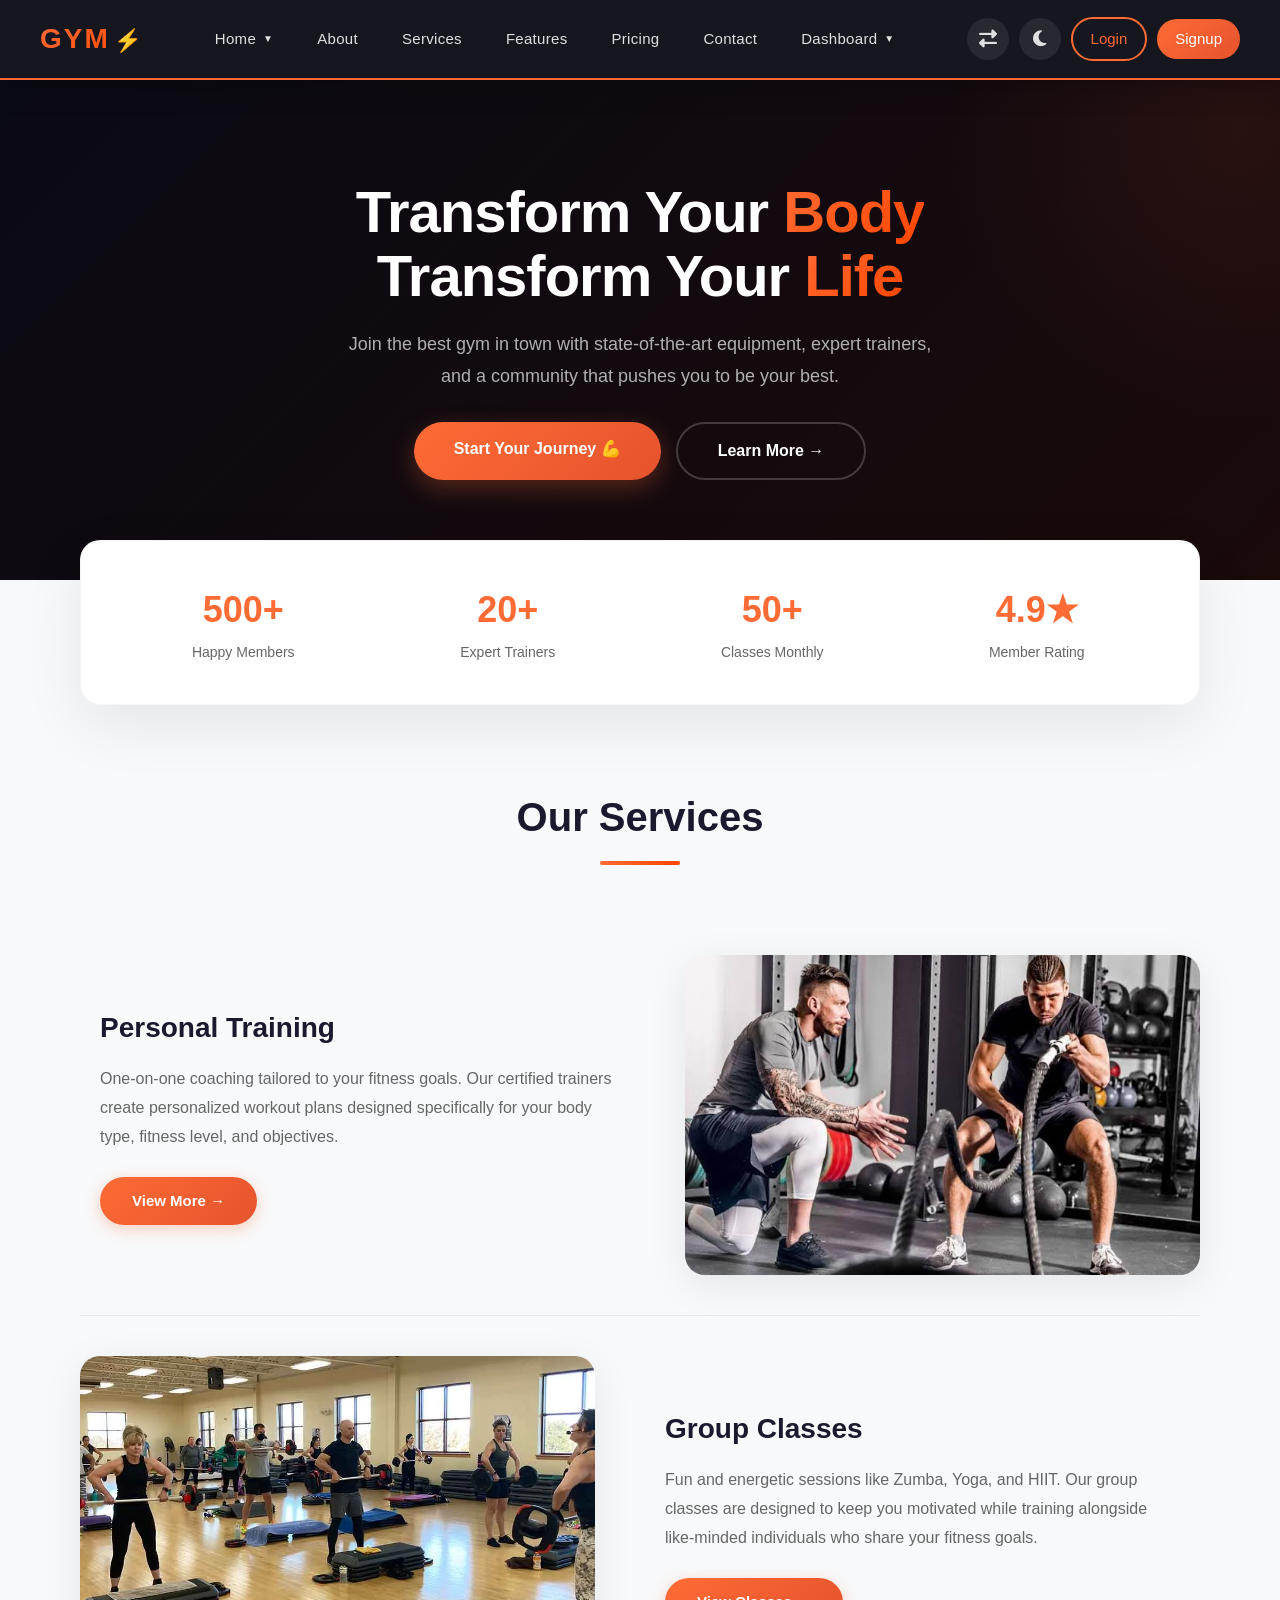
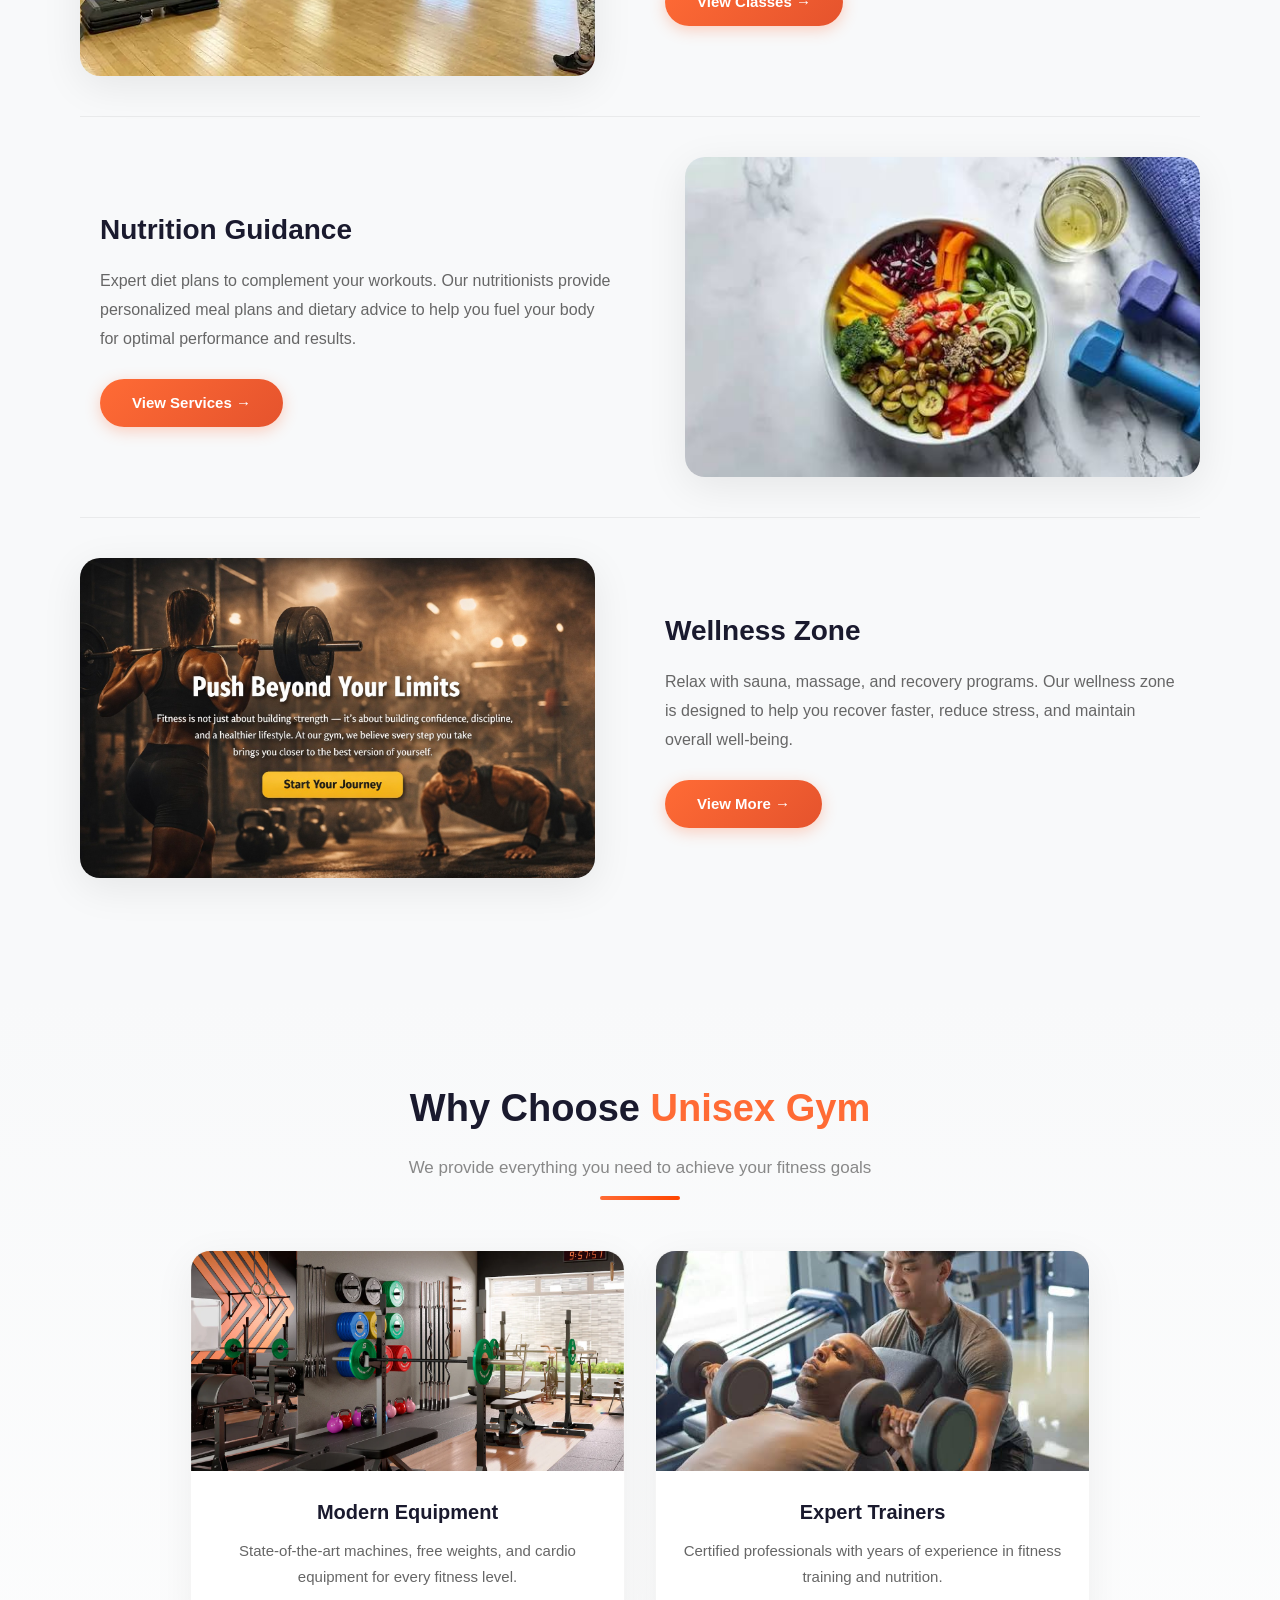
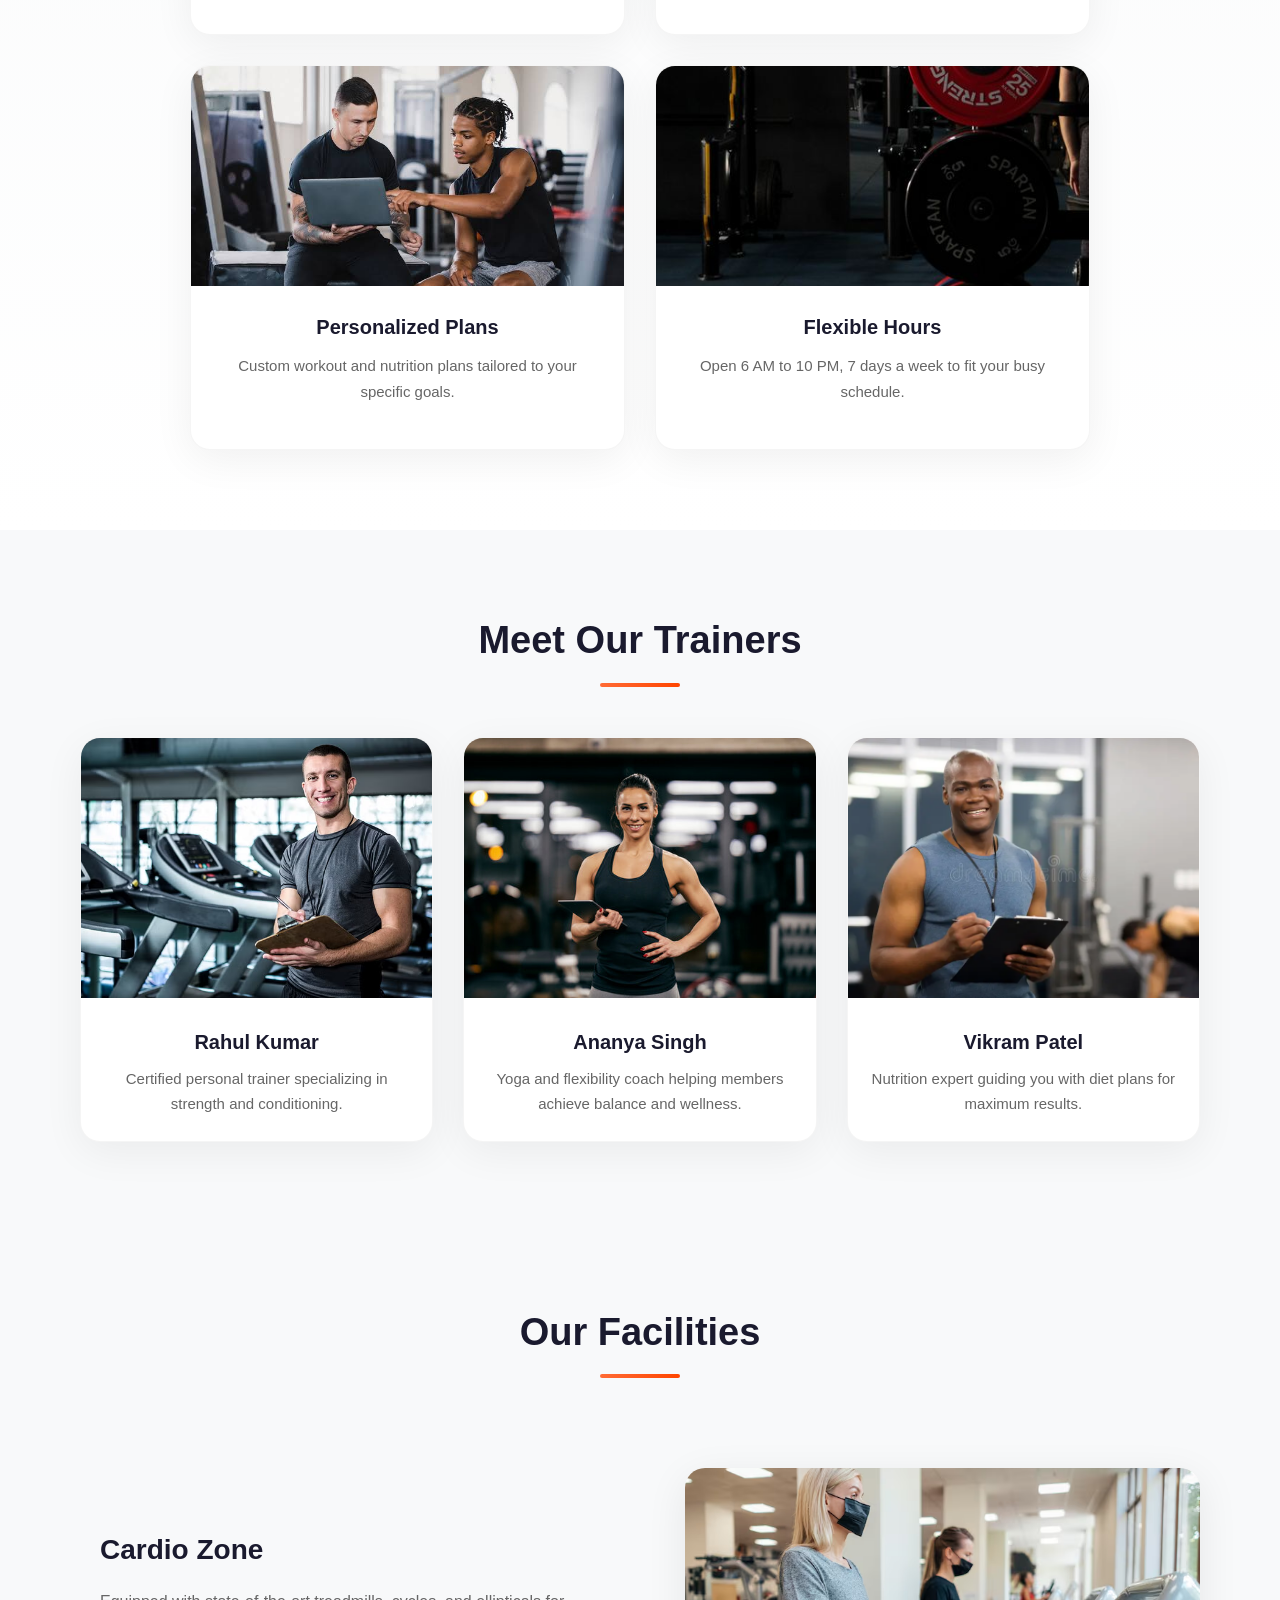
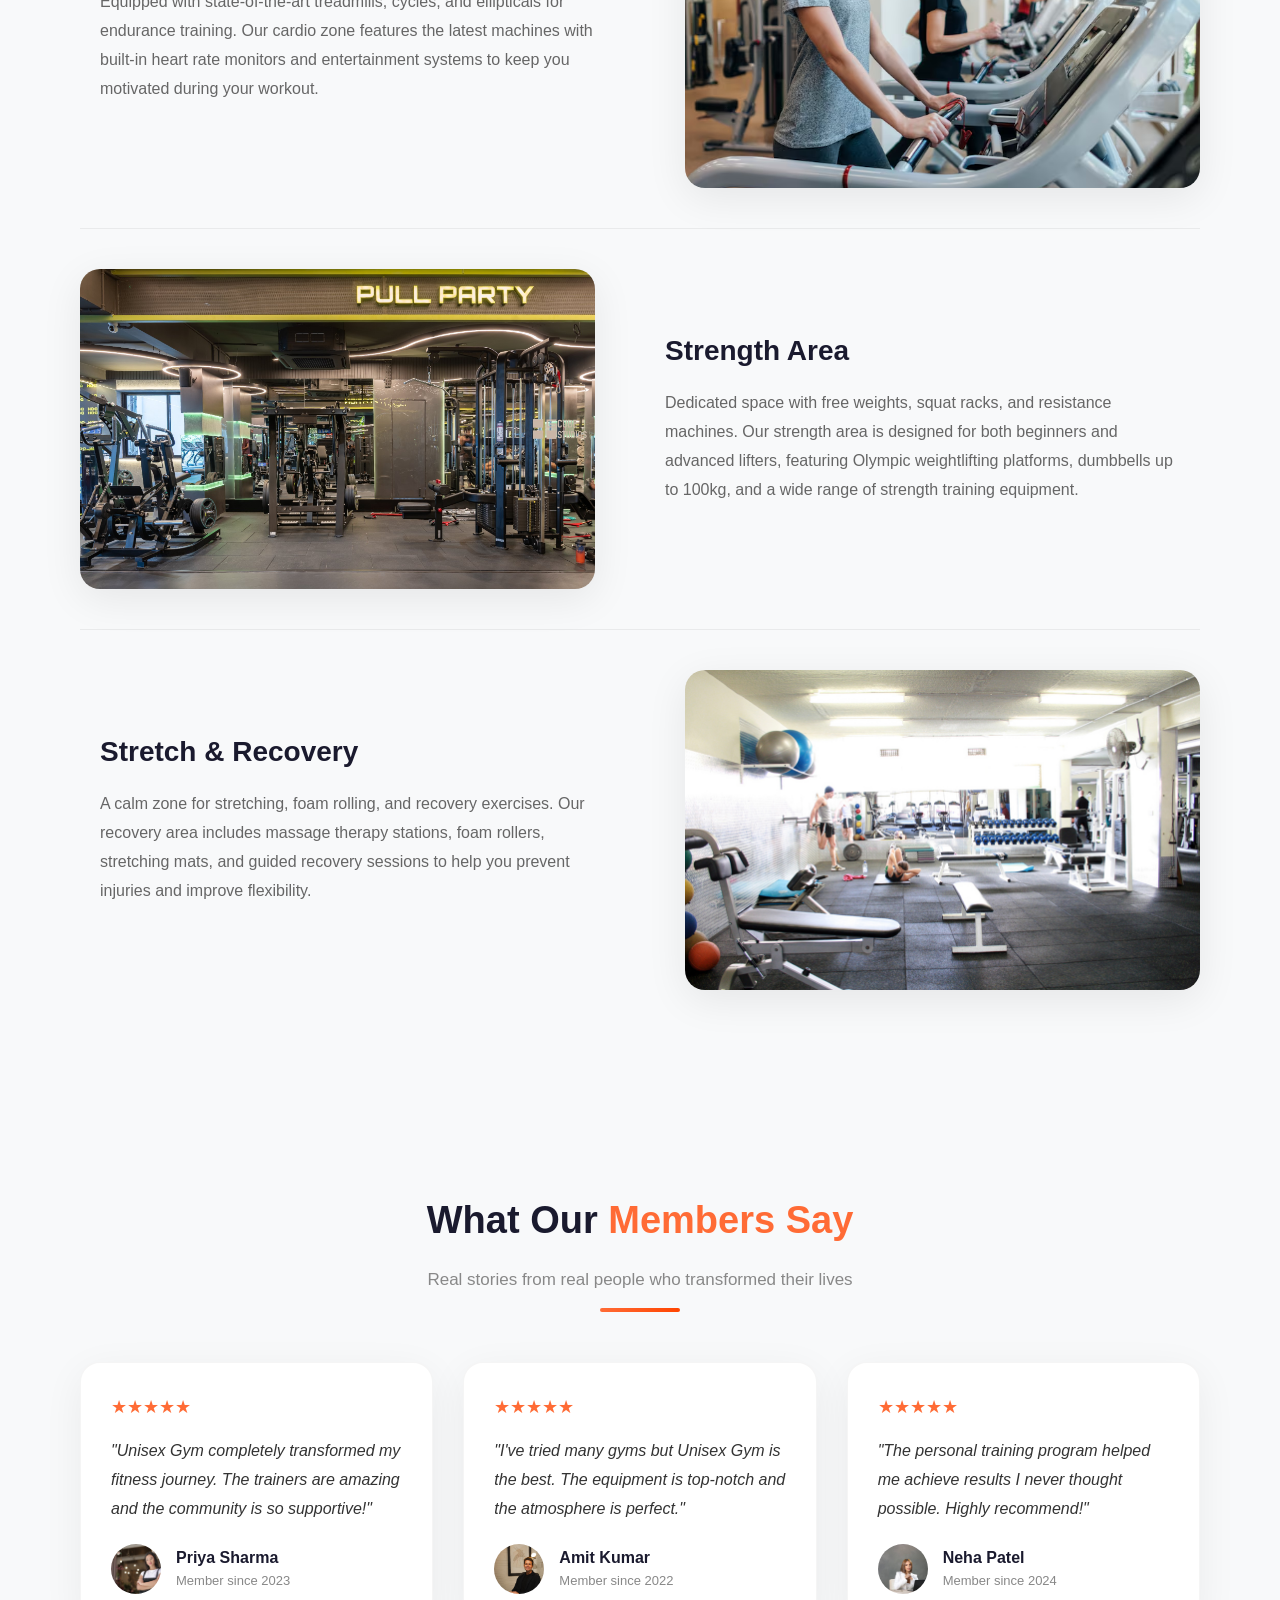
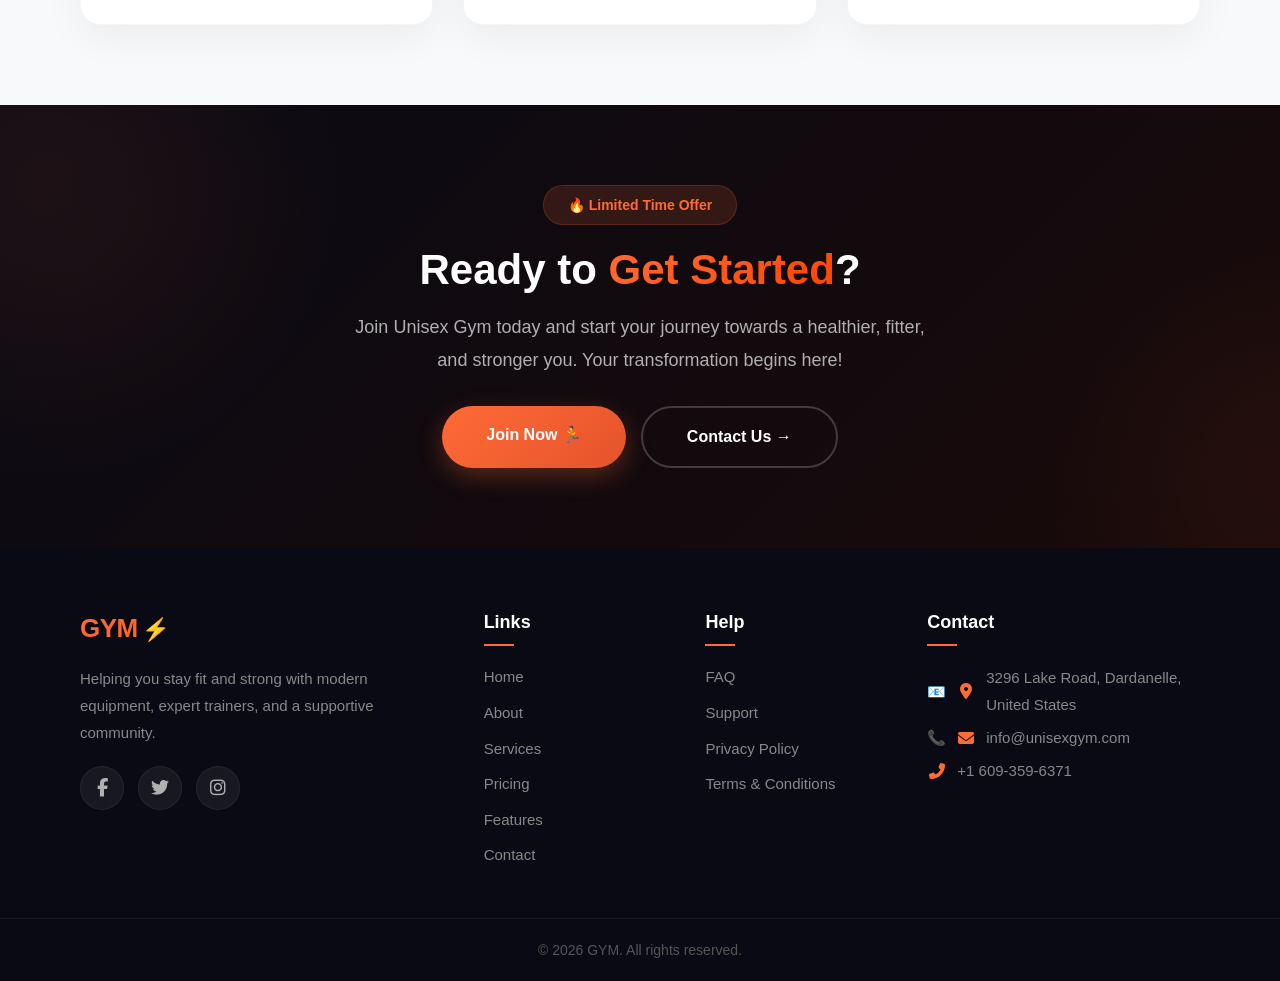
<file: index.html>
<!DOCTYPE html>
<html lang="en">
<head>
    <meta charset="UTF-8">
    <title>Gym Page</title>
    <link rel="stylesheet" href="https://cdnjs.cloudflare.com/ajax/libs/font-awesome/6.4.0/css/all.min.css">
    
    <style>
        /* ===== RESET & BASE ===== */
    * {
        margin: 0;
        padding: 0;
        box-sizing: border-box;
    }

    body {
        font-family: 'Segoe UI', Tahoma, Geneva, Verdana, sans-serif;
        line-height: 1.6;
        color: #2d2d2d;
        background: #f8f9fa;
        padding-top: 80px;
        transition: all 0.3s ease;
    }

    /* ===== DARK MODE ===== */
    body.dark-mode {
        background: #1a1a2e !important;
        color: #e0e0e0 !important;
    }

    body.dark-mode .hero-home1 {
        background: linear-gradient(135deg, #0a0a14 0%, #1a0a0a 100%) !important;
    }

    body.dark-mode .hero-home1 .hero-content h1 {
        color: #ffffff !important;
    }

    body.dark-mode .hero-home1 .hero-content p {
        color: #cccccc !important;
    }

    body.dark-mode .stats-grid {
        background: #2a2a3e !important;
        border-color: rgba(255, 255, 255, 0.05) !important;
    }

    body.dark-mode .stats-grid .number {
        color: #ff6b35 !important;
    }

    body.dark-mode .stats-grid .label {
        color: #cccccc !important;
    }

    body.dark-mode .services h1 {
        color: #ffffff !important;
    }

    body.dark-mode .service-item {
        background: #2a2a3e !important;
        border-color: rgba(255, 255, 255, 0.05) !important;
    }

    body.dark-mode .service-item h3 {
        color: #ffffff !important;
    }

    body.dark-mode .service-item p {
        color: #cccccc !important;
    }

    body.dark-mode .features-section {
        background: #1a1a2e !important;
    }

    body.dark-mode .section-header h2 {
        color: #ffffff !important;
    }

    body.dark-mode .section-header p {
        color: #cccccc !important;
    }

    body.dark-mode .feature-card {
        background: #2a2a3e !important;
        border-color: rgba(255, 255, 255, 0.05) !important;
    }

    body.dark-mode .feature-card .content h3 {
        color: #ffffff !important;
    }

    body.dark-mode .feature-card .content p {
        color: #cccccc !important;
    }

    body.dark-mode .trainers h2 {
        color: #ffffff !important;
    }

    body.dark-mode .trainer-card {
        background: #2a2a3e !important;
        border-color: rgba(255, 255, 255, 0.05) !important;
    }

    body.dark-mode .trainer-card h3 {
        color: #ffffff !important;
    }

    body.dark-mode .trainer-card p {
        color: #cccccc !important;
    }

    body.dark-mode .facilities {
        background: #1a1a2e !important;
    }

    body.dark-mode .facilities h2 {
        color: #ffffff !important;
    }

    body.dark-mode .facility-item {
        background: #2a2a3e !important;
        border-color: rgba(255, 255, 255, 0.05) !important;
    }

    body.dark-mode .facility-item h3 {
        color: #ffffff !important;
    }

    body.dark-mode .facility-item p {
        color: #cccccc !important;
    }

    body.dark-mode .testimonials-section .section-header h2 {
        color: #ffffff !important;
    }

    body.dark-mode .testimonials-section .section-header p {
        color: #cccccc !important;
    }

    body.dark-mode .testimonial-card {
        background: #2a2a3e !important;
        border-color: rgba(255, 255, 255, 0.05) !important;
    }

    body.dark-mode .testimonial-card blockquote {
        color: #e0e0e0 !important;
    }

    body.dark-mode .testimonial-card .author .content h4 {
        color: #ffffff !important;
    }

    body.dark-mode .testimonial-card .author .content p {
        color: #aaaaaa !important;
    }

    body.dark-mode .cta-home {
        background: linear-gradient(135deg, #0a0a14 0%, #1a0a0a 100%) !important;
    }

    body.dark-mode .cta-home-content h2 {
        color: #ffffff !important;
    }

    body.dark-mode .cta-home-content p {
        color: #cccccc !important;
    }

    body.dark-mode nav {
        background: rgba(10, 10, 20, 0.98) !important;
    }

    body.dark-mode nav .nav-links li a {
        color: #e0e0e0 !important;
    }

    body.dark-mode nav .nav-links li a:hover {
        color: #ff6b35 !important;
    }

    body.dark-mode .dropdown-menu {
        background: rgba(20, 20, 40, 0.98) !important;
    }

    body.dark-mode .dropdown-menu li a {
        color: #e0e0e0 !important;
    }

    body.dark-mode .dropdown-menu li a:hover {
        color: #ff6b35 !important;
    }

    body.dark-mode .icon-btn {
        background: rgba(255, 255, 255, 0.05) !important;
        border-color: rgba(255, 255, 255, 0.08) !important;
        color: #e0e0e0 !important;
    }

    body.dark-mode .icon-btn:hover {
        background: #ff6b35 !important;
        color: #ffffff !important;
    }

    /* ===== RTL MODE ===== */
    html.rtl-mode {
        direction: rtl;
    }

    html.rtl-mode body {
        direction: rtl;
    }

    

    html.rtl-mode .icon-group {
        flex-direction: row-reverse;
    }

    html.rtl-mode nav .logo::after {
        margin-left: 0;
        margin-right: 4px;
    }

    html.rtl-mode .hero-home1 .hero-content h1,
    html.rtl-mode .hero-home1 .hero-content p {
        direction: rtl;
        text-align: right;
    }

    html.rtl-mode .hero-home1 .hero-buttons {
        flex-direction: row-reverse;
        justify-content: center;
    }

    html.rtl-mode .stats-grid {
        direction: rtl;
    }

    html.rtl-mode .stat-item {
        direction: rtl;
    }

    html.rtl-mode .services h1 {
        direction: rtl;
    }

    html.rtl-mode .service-item {
        direction: rtl;
    }

    html.rtl-mode .service-item .service-content {
        direction: rtl;
        text-align: right;
    }

    html.rtl-mode .service-item .service-content h3,
    html.rtl-mode .service-item .service-content p {
        direction: rtl;
        text-align: right;
    }

    html.rtl-mode .section-header h2,
    html.rtl-mode .section-header p {
        direction: rtl;
    }

    html.rtl-mode .features-grid {
        direction: rtl;
    }

    html.rtl-mode .feature-card .content {
        direction: rtl;
        text-align: right;
    }

    html.rtl-mode .trainers h2 {
        direction: rtl;
    }

    html.rtl-mode .trainer-grid {
        direction: rtl;
    }

    html.rtl-mode .trainer-card .content {
        direction: rtl;
        text-align: right;
    }

    html.rtl-mode .facilities h2 {
        direction: rtl;
    }

    html.rtl-mode .facility-item {
        direction: rtl;
    }

    html.rtl-mode .facility-item .facility-content {
        direction: rtl;
        text-align: right;
    }

    html.rtl-mode .testimonials-section .section-header h2,
    html.rtl-mode .testimonials-section .section-header p {
        direction: rtl;
    }

    html.rtl-mode .testimonials-grid {
        direction: rtl;
    }

    html.rtl-mode .testimonial-card .author {
        flex-direction: row-reverse;
    }

    html.rtl-mode .testimonial-card .author .content {
        text-align: right;
    }

    html.rtl-mode .testimonial-card blockquote {
        direction: rtl;
        text-align: right;
    }

    html.rtl-mode .cta-home-content h2,
    html.rtl-mode .cta-home-content p {
        direction: rtl;
    }

    html.rtl-mode .footer-container {
        direction: rtl;
    }

    html.rtl-mode .footer-about {
        direction: rtl;
        text-align: right;
    }

    html.rtl-mode .footer-about h3 {
        direction: rtl;
    }

    html.rtl-mode .footer-about p {
        direction: rtl;
        text-align: right;
    }

    html.rtl-mode .social-icons {
        flex-direction: row-reverse;
    }

    html.rtl-mode .footer-links h4::after,
    html.rtl-mode .footer-help h4::after,
    html.rtl-mode .footer-contact h4::after {
        left: auto !important;
        right: 0 !important;
    }

    html.rtl-mode .footer-links ul,
    html.rtl-mode .footer-help ul {
        direction: rtl;
        padding-right: 0;
    }

    html.rtl-mode .footer-links ul li a:hover,
    html.rtl-mode .footer-help ul li a:hover {
        transform: translateX(-4px) !important;
    }

    html.rtl-mode .footer-contact p {
        flex-direction: row-reverse;
    }

    html.rtl-mode .footer-contact p .icon {
        margin-left: 10px;
        margin-right: 0;
    }

    html.rtl-mode .dropdown-menu {
        left: auto !important;
        right: 0 !important;
    }

    html.rtl-mode .dropdown-menu li a .check-mark {
        margin-right: 0;
        margin-left: 10px;
    }

    html.rtl-mode .dropdown-menu li a:hover {
        padding-left: 20px !important;
        padding-right: 25px !important;
    }

    html.rtl-mode .section-header .line {
        margin: 15px auto 0 !important;
    }

    html.rtl-mode .btn-primary,
    html.rtl-mode .btn-secondary {
        direction: rtl;
    }

/* ===== BASE NAVBAR STYLES ===== */
body {
    margin: 0;
    font-family: sans-serif;
    padding-top: 80px;
    background-color: #f8f9fa; /* Default Light Mode Background */
    color: #1a1a24;
    transition: background-color 0.3s ease, color 0.3s ease;
}

nav {
    position: fixed;
    top: 0;
    left: 0;
    width: 100%;
    z-index: 1000;
    background: rgba(255, 255, 255, 0.95); /* Default Light Mode Nav */
    backdrop-filter: blur(12px);
    -webkit-backdrop-filter: blur(12px);
    padding: 0 40px;
    display: flex;
    justify-content: space-between;
    align-items: center;
    height: 80px;
    box-shadow: 0 4px 30px rgba(0, 0, 0, 0.05);
    border-bottom: 2px solid #ff6b35;
    box-sizing: border-box;
    transition: background 0.3s ease, border 0.3s ease, box-shadow 0.3s ease;
}

nav *, nav *::before, nav *::after {
    box-sizing: border-box;
}

nav .logo {
    font-size: 28px;
    font-weight: 800;
    color: #ff6b35;
    letter-spacing: 2px;
    text-transform: uppercase;
    background: linear-gradient(135deg, #ff6b35, #ff4500);
    -webkit-background-clip: text;
    -webkit-text-fill-color: transparent;
    background-clip: text;
    cursor: pointer;
}

nav .logo::after {
    content: "⚡";
    font-size: 22px;
    -webkit-text-fill-color: initial;
    margin-left: 4px;
}

nav .nav-links {
    list-style: none;
    display: flex;
    gap: 8px;
    align-items: center;
    margin: 0;
    padding: 0;
}

nav .nav-links li {
    position: relative;
}

nav .nav-links li a {
    color: #4a4a5a;
    text-decoration: none;
    font-size: 15px;
    font-weight: 500;
    padding: 8px 18px;
    border-radius: 25px;
    transition: all 0.3s ease;
    letter-spacing: 0.3px;
    display: flex;
    align-items: center;
    gap: 5px;
}

nav .nav-links li a::after {
    content: '';
    position: absolute;
    bottom: 4px;
    left: 50%;
    transform: translateX(-50%);
    width: 0;
    height: 2px;
    background: #ff6b35;
    transition: width 0.3s ease;
}

nav .nav-links li a:hover::after,
nav .nav-links li a.active::after {
    width: 70%;
}

nav .nav-links li a:hover,
nav .nav-links li a.active {
    color: #ff6b35;
    background: rgba(255, 107, 53, 0.08);
}

nav .nav-links li a .dropdown-icon {
    font-size: 10px;
    transition: transform 0.3s ease;
}

/* ===== DROPDOWN FOR DESKTOP ===== */
.dropdown-menu {
    position: absolute;
    top: 100%;
    left: 0;
    background: #ffffff;
    min-width: 200px;
    border-radius: 12px;
    padding: 8px 0;
    box-shadow: 0 20px 60px rgba(0, 0, 0, 0.1);
    border: 1px solid rgba(0, 0, 0, 0.05);
    opacity: 0;
    visibility: hidden;
    transform: translateY(-10px);
    transition: all 0.3s ease;
    z-index: 1000;
    list-style: none;
}

.dropdown-menu.show {
    opacity: 1;
    visibility: visible;
    transform: translateY(0);
}

.dropdown-menu li a {
    display: block !important;
    padding: 10px 20px !important;
    font-size: 14px !important;
    border-radius: 0 !important;
}

.dropdown-menu li a:hover {
    padding-left: 25px !important;
}

.dropdown-menu li a::after { display: none !important; }

.dropdown-menu li a .check-mark {
    margin-right: 10px;
    color: #ff6b35;
    opacity: 0;
}

.dropdown-menu li a.active .check-mark { opacity: 1; }

/* UTILITY BUTTON GROUPS */
.icon-group {
    display: flex;
    gap: 10px;
    align-items: center;
}

.icon-btn {
    background: rgba(0, 0, 0, 0.05);
    border: 1px solid rgba(0, 0, 0, 0.08);
    color: #4a4a5a;
    width: 42px;
    height: 42px;
    border-radius: 50%;
    font-size: 18px;
    cursor: pointer;
    display: flex;
    align-items: center;
    justify-content: center;
    transition: all 0.3s ease;
}

.icon-btn:hover {
    background: #ff6b35;
    color: #fff;
    transform: scale(1.05);
}

.nav-link-btn {
    color: #4a4a5a;
    text-decoration: none;
    font-size: 15px;
    font-weight: 500;
    padding: 8px 18px;
    border-radius: 25px;
    transition: all 0.3s ease;
}

.nav-link-btn.login-btn { color: #ff6b35; border: 2px solid #ff6b35; }
.nav-link-btn.login-btn:hover { background: #ff6b35; color: #fff; }
.nav-link-btn.signup-btn { background: linear-gradient(135deg, #ff6b35, #e5532d); color: #fff; }
.nav-link-btn.signup-btn:hover { transform: translateY(-2px); box-shadow: 0 8px 25px rgba(255, 107, 53, 0.3); }

.hamburger {
    display: none;
    flex-direction: column;
    gap: 5px;
    cursor: pointer;
    padding: 8px 10px;
    background: rgba(0, 0, 0, 0.05);
    border: 1px solid rgba(0, 0, 0, 0.08);
    border-radius: 8px;
}

.hamburger span {
    display: block;
    width: 26px;
    height: 3px;
    background: #4a4a5a;
    border-radius: 3px;
    transition: all 0.3s ease;
}

/* HAMBURGER CROSS ANIMATION */
.hamburger.active span:nth-child(1) { transform: rotate(45deg) translate(5px, 6px); }
.hamburger.active span:nth-child(2) { opacity: 0; }
.hamburger.active span:nth-child(3) { transform: rotate(-45deg) translate(5px, -6px); }

.mobile-only { display: none; }

/* ===================================================
   ===== IPAD AIR & TABLET RESPONSIVE STYLES =====
   =================================================== */
@media screen and (max-width: 1024px) {
    nav { padding: 0 24px; }
    nav .icon-group { display: none; }
    .hamburger { display: flex; z-index: 1001; }

    /* Drawer Box Setup */
    nav .nav-links {
        position: fixed;
        top: 0;
        right: -100%; 
        width: 320px; 
        height: 100vh;
        background: #ffffff;
        border-left: 2px solid #ff6b35;
        flex-direction: column;
        align-items: flex-start;
        justify-content: flex-start;
        padding: 100px 24px 40px 24px;
        gap: 12px;
        transition: right 0.4s cubic-bezier(0.16, 1, 0.3, 1), left 0.4s cubic-bezier(0.16, 1, 0.3, 1), background 0.3s ease;
        overflow-y: auto;
        box-shadow: -10px 0 30px rgba(0,0,0,0.05);
    }

    nav .nav-links.active { right: 0; }
    nav .nav-links li { width: 100%; }
    nav .nav-links li a { justify-content: space-between; width: 100%; padding: 12px 16px; color: #4a4a5a; }
    nav .nav-links li a::after { display: none; }

    /* Mobile Menu Accordion */
    .dropdown-menu {
        position: static;
        opacity: 1;
        visibility: visible;
        transform: none;
        max-height: 0;
        overflow: hidden;
        padding: 0;
        background: rgba(0, 0, 0, 0.02);
        border: none;
        margin-top: 0;
        transition: max-height 0.3s ease-out;
        box-shadow: none;
    }

    .dropdown-menu.show { max-height: 200px; margin-top: 4px; }
    .dropdown-trigger.show .dropdown-icon { transform: rotate(180deg); }
    .mobile-only { display: flex !important; }

    .mobile-auth {
        margin-top: 20px;
        border-top: 1px solid rgba(0, 0, 0, 0.08);
        padding-top: 24px;
        gap: 12px;
    }
    .mobile-auth .nav-link-btn { flex: 1; text-align: center; display: inline-block; }
    .mobile-actions { margin-top: 8px; gap: 12px; }
    .mobile-actions .icon-btn { border-radius: 20px; width: auto; padding: 0 20px; flex: 1; font-size: 14px; gap: 8px; }
}

/* ===================================================
   ============== DARK MODE SELECTION =================
   =================================================== */
body.dark-mode {
    background-color: #05050a;
    color: #e0e0e0;
}
body.dark-mode nav {
    background: rgba(10, 10, 20, 0.95);
    box-shadow: 0 4px 30px rgba(0, 0, 0, 0.3);
}
body.dark-mode nav .nav-links li a {
    color: #e0e0e0;
}
body.dark-mode .dropdown-menu {
    background: #0a0a14;
    border-color: rgba(255, 255, 255, 0.06);
    box-shadow: 0 20px 60px rgba(0, 0, 0, 0.4);
}
body.dark-mode .dropdown-menu li a {
    color: #e0e0e0;
}
body.dark-mode .icon-btn {
    background: rgba(255, 255, 255, 0.08);
    border-color: rgba(255, 255, 255, 0.12);
    color: #e0e0e0;
}
body.dark-mode .hamburger {
    background: rgba(255, 255, 255, 0.08);
    border-color: rgba(255, 255, 255, 0.12);
}
body.dark-mode .hamburger span {
    background: #e0e0e0;
}
@media screen and (max-width: 1024px) {
    body.dark-mode nav .nav-links {
        background: #0a0a14;
        box-shadow: -10px 0 30px rgba(0,0,0,0.5);
    }
    body.dark-mode nav .nav-links li a {
        color: #e0e0e0;
    }
    body.dark-mode .dropdown-menu {
        background: rgba(255, 255, 255, 0.03);
    }
    body.dark-mode .mobile-auth {
        border-top-color: rgba(255, 255, 255, 0.1);
    }
}

/* ===================================================
   ============== RTL MODE SELECTION ==================
   =================================================== */
html.rtl-mode {
    direction: rtl;
}
@media screen and (max-width: 1024px) {
    html.rtl-mode nav .nav-links {
        left: -100%;
        right: auto;
        border-left: none;
        border-right: 2px solid #ff6b35;
        box-shadow: 10px 0 30px rgba(0,0,0,0.4);
    }
    html.rtl-mode nav .nav-links.active {
        left: 0;
        right: auto;
    }
}

    /* ===== BUTTONS ===== */
    .btn-primary {
        display: inline-block;
        background: linear-gradient(135deg, #ff6b35, #e5532d);
        color: #fff;
        padding: 14px 40px;
        border-radius: 50px;
        text-decoration: none;
        font-weight: 600;
        font-size: 16px;
        transition: all 0.3s ease;
        box-shadow: 0 8px 25px rgba(255, 107, 53, 0.3);
        border: none;
        cursor: pointer;
    }

    .btn-primary:hover {
        transform: translateY(-3px);
        box-shadow: 0 12px 35px rgba(255, 107, 53, 0.4);
    }

    .btn-secondary {
        display: inline-block;
        background: transparent;
        color: #fff;
        padding: 14px 40px;
        border-radius: 50px;
        text-decoration: none;
        font-weight: 600;
        font-size: 16px;
        transition: all 0.3s ease;
        border: 2px solid rgba(255, 255, 255, 0.2);
        cursor: pointer;
    }

    .btn-secondary:hover {
        background: rgba(255, 255, 255, 0.05);
        border-color: #ff6b35;
        transform: translateY(-3px);
    }

    /* ===== HOME 1 HERO ===== */
    .hero-home1 {
        background: linear-gradient(135deg, #0a0a14 0%, #1a0a0a 100%);
        padding: 100px 40px;
        text-align: center;
        position: relative;
        overflow: hidden;
        min-height: 500px;
        display: flex;
        align-items: center;
        justify-content: center;
        transition: all 0.3s ease;
    }

    .hero-home1::before {
        content: '';
        position: absolute;
        top: -50%;
        right: -20%;
        width: 600px;
        height: 600px;
        background: radial-gradient(circle, rgba(255, 107, 53, 0.08) 0%, transparent 70%);
        border-radius: 50%;
    }

    .hero-home1 .hero-content {
        max-width: 800px;
        position: relative;
        z-index: 1;
    }

    .hero-home1 .hero-content h1 {
        font-size: 58px;
        font-weight: 800;
        color: #fff;
        margin-bottom: 20px;
        letter-spacing: -1px;
        line-height: 1.1;
    }

    .hero-home1 .hero-content h1 .highlight {
        background: linear-gradient(135deg, #ff6b35, #ff4500);
        -webkit-background-clip: text;
        -webkit-text-fill-color: transparent;
        background-clip: text;
    }

    .hero-home1 .hero-content p {
        color: #b0b0b0;
        font-size: 18px;
        max-width: 600px;
        margin: 0 auto 30px;
        line-height: 1.8;
    }

    .hero-home1 .hero-buttons {
        display: flex;
        gap: 15px;
        justify-content: center;
        flex-wrap: wrap;
    }

    /* ===== STATS ===== */
    .stats-section {
        max-width: 1200px;
        margin: -40px auto 0;
        padding: 0 40px;
        position: relative;
        z-index: 2;
    }

    .stats-grid {
        display: grid;
        grid-template-columns: repeat(4, 1fr);
        gap: 20px;
        background: #fff;
        border-radius: 20px;
        padding: 40px;
        box-shadow: 0 20px 60px rgba(0, 0, 0, 0.08);
        border: 1px solid rgba(0, 0, 0, 0.04);
        transition: all 0.3s ease;
    }

    .stat-item {
        text-align: center;
    }

    .stat-item .number {
        font-size: 36px;
        font-weight: 800;
        color: #ff6b35;
        display: block;
    }

    .stat-item .label {
        color: #666;
        font-size: 14px;
        font-weight: 500;
        margin-top: 4px;
    }

    /* ===== SERVICES ===== */
    .services {
        padding: 80px 40px;
        max-width: 1200px;
        margin: 0 auto;
    }

    .services h1 {
        text-align: center;
        font-size: 40px;
        font-weight: 800;
        margin-bottom: 50px;
        color: #1a1a2e;
        position: relative;
        transition: all 0.3s ease;
    }

    .services h1::after {
        content: '';
        display: block;
        width: 80px;
        height: 4px;
        background: linear-gradient(90deg, #ff6b35, #ff4500);
        margin: 12px auto 0;
        border-radius: 2px;
    }

    .service-item {
        display: flex;
        align-items: center;
        gap: 50px;
        padding: 40px 0;
        border-bottom: 1px solid rgba(0, 0, 0, 0.06);
        transition: all 0.3s ease;
    }

    .service-item:last-child {
        border-bottom: none;
    }

    .service-item .service-image {
        flex: 1;
        border-radius: 20px;
        overflow: hidden;
        box-shadow: 0 10px 40px rgba(0, 0, 0, 0.08);
        transition: all 0.4s ease;
    }

    .service-item .service-image img {
        width: 100%;
        height: 320px;
        object-fit: cover;
        display: block;
        transition: transform 0.5s ease;
    }

    .service-item:hover .service-image img {
        transform: scale(1.03);
    }

    .service-item .service-content {
        flex: 1;
        padding: 20px;
    }

    .service-item .service-content h3 {
        font-size: 28px;
        color: #1a1a2e;
        margin-bottom: 15px;
        font-weight: 700;
        transition: all 0.3s ease;
    }

    .service-item .service-content p {
        color: #666;
        font-size: 16px;
        line-height: 1.8;
        margin-bottom: 25px;
        transition: all 0.3s ease;
    }

    .service-item .service-content .btn-service {
        display: inline-block;
        background: linear-gradient(135deg, #ff6b35, #e5532d);
        color: #fff;
        padding: 12px 32px;
        border-radius: 50px;
        text-decoration: none;
        font-weight: 600;
        font-size: 15px;
        transition: all 0.3s ease;
        box-shadow: 0 4px 15px rgba(255, 107, 53, 0.3);
        border: none;
        cursor: pointer;
    }

    .service-item .service-content .btn-service:hover {
        transform: translateY(-3px);
        box-shadow: 0 8px 25px rgba(255, 107, 53, 0.4);
    }

    .service-item.reverse {
        flex-direction: row-reverse;
    }

    /* ===== FEATURES ===== */
    .features-section {
        padding: 80px 40px;
        background: linear-gradient(180deg, #f8f9fa 0%, #fff 100%);
        transition: all 0.3s ease;
    }

    .section-header {
        text-align: center;
        margin-bottom: 50px;
    }

    .section-header h2 {
        font-size: 38px;
        color: #1a1a2e;
        font-weight: 800;
        margin-bottom: 15px;
        transition: all 0.3s ease;
    }

    .section-header h2 span {
        color: #ff6b35;
    }

    .section-header p {
        color: #888;
        font-size: 17px;
        max-width: 600px;
        margin: 0 auto;
        transition: all 0.3s ease;
    }

    .section-header .line {
        width: 80px;
        height: 4px;
        background: linear-gradient(90deg, #ff6b35, #ff4500);
        margin: 15px auto 0;
        border-radius: 2px;
    }

    .features-grid {
        max-width: 900px;
        margin: 0 auto;
        display: grid;
        grid-template-columns: repeat(2, 1fr);
        gap: 30px;
    }

    .feature-card {
        background: #fff;
        border-radius: 20px;
        overflow: hidden;
        box-shadow: 0 10px 40px rgba(0, 0, 0, 0.06);
        border: 1px solid rgba(0, 0, 0, 0.04);
        transition: all 0.4s ease;
        display: flex;
        flex-direction: column;
    }

    .feature-card:hover {
        transform: translateY(-10px);
        box-shadow: 0 20px 60px rgba(255, 107, 53, 0.12);
        border-color: rgba(255, 107, 53, 0.15);
    }

    .feature-card .feature-image {
        width: 100%;
        height: 220px;
        overflow: hidden;
    }

    .feature-card .feature-image img {
        width: 100%;
        height: 100%;
        object-fit: cover;
        transition: transform 0.5s ease;
    }

    .feature-card:hover .feature-image img {
        transform: scale(1.05);
    }

    .feature-card .content {
        padding: 25px 25px 30px;
        text-align: center;
        flex: 1;
        display: flex;
        flex-direction: column;
    }

    .feature-card .content h3 {
        font-size: 20px;
        color: #1a1a2e;
        margin-bottom: 10px;
        font-weight: 700;
        transition: all 0.3s ease;
    }

    .feature-card .content p {
        color: #666;
        font-size: 15px;
        line-height: 1.7;
        margin-bottom: 15px;
        transition: all 0.3s ease;
        flex: 1;
    }

    /* ===== TRAINERS ===== */
    .trainers {
        padding: 80px 40px;
        max-width: 1200px;
        margin: 0 auto;
    }

    .trainers h2 {
        text-align: center;
        font-size: 38px;
        font-weight: 800;
        color: #1a1a2e;
        margin-bottom: 50px;
        position: relative;
        transition: all 0.3s ease;
    }

    .trainers h2::after {
        content: '';
        display: block;
        width: 80px;
        height: 4px;
        background: linear-gradient(90deg, #ff6b35, #ff4500);
        margin: 12px auto 0;
        border-radius: 2px;
    }

    .trainer-grid {
        display: grid;
        grid-template-columns: repeat(auto-fit, minmax(280px, 1fr));
        gap: 30px;
    }

    .trainer-card {
        background: #fff;
        border-radius: 20px;
        overflow: hidden;
        box-shadow: 0 10px 40px rgba(0, 0, 0, 0.06);
        transition: all 0.4s ease;
        border: 1px solid rgba(0, 0, 0, 0.04);
        text-align: center;
    }

    .trainer-card:hover {
        transform: translateY(-8px);
        box-shadow: 0 20px 60px rgba(0, 0, 0, 0.08);
    }

    .trainer-card img {
        width: 100%;
        height: 260px;
        object-fit: cover;
    }

    .trainer-card .content {
        padding: 20px 20px 24px;
    }

    .trainer-card h3 {
        font-size: 20px;
        color: #1a1a2e;
        margin-bottom: 8px;
        transition: all 0.3s ease;
    }

    .trainer-card p {
        color: #666;
        font-size: 15px;
        line-height: 1.7;
        transition: all 0.3s ease;
    }

    /* ===== FACILITIES ===== */
    .facilities {
        padding: 80px 40px;
        max-width: 1200px;
        margin: 0 auto;
        transition: all 0.3s ease;
    }

    .facilities h2 {
        text-align: center;
        font-size: 38px;
        font-weight: 800;
        color: #1a1a2e;
        margin-bottom: 50px;
        position: relative;
        transition: all 0.3s ease;
    }

    .facilities h2::after {
        content: '';
        display: block;
        width: 80px;
        height: 4px;
        background: linear-gradient(90deg, #ff6b35, #ff4500);
        margin: 12px auto 0;
        border-radius: 2px;
    }

    .facility-item {
        display: flex;
        align-items: center;
        gap: 50px;
        padding: 40px 0;
        border-bottom: 1px solid rgba(0, 0, 0, 0.06);
        transition: all 0.3s ease;
    }

    .facility-item:last-child {
        border-bottom: none;
    }

    .facility-item .facility-image {
        flex: 1;
        border-radius: 20px;
        overflow: hidden;
        box-shadow: 0 10px 40px rgba(0, 0, 0, 0.08);
        transition: all 0.4s ease;
    }

    .facility-item .facility-image img {
        width: 100%;
        height: 320px;
        object-fit: cover;
        display: block;
        transition: transform 0.5s ease;
    }

    .facility-item:hover .facility-image img {
        transform: scale(1.03);
    }

    .facility-item .facility-content {
        flex: 1;
        padding: 20px;
    }

    .facility-item .facility-content h3 {
        font-size: 28px;
        color: #1a1a2e;
        margin-bottom: 15px;
        font-weight: 700;
        transition: all 0.3s ease;
    }

    .facility-item .facility-content p {
        color: #666;
        font-size: 16px;
        line-height: 1.8;
        margin-bottom: 25px;
        transition: all 0.3s ease;
    }

    .facility-item.reverse {
        flex-direction: row-reverse;
    }

    /* ===== TESTIMONIALS ===== */
    .testimonials-section {
        padding: 80px 40px;
        max-width: 1200px;
        margin: 0 auto;
    }

    .testimonials-grid {
        display: grid;
        grid-template-columns: repeat(auto-fit, minmax(300px, 1fr));
        gap: 30px;
    }

    .testimonial-card {
        background: #fff;
        padding: 30px;
        border-radius: 20px;
        box-shadow: 0 10px 40px rgba(0, 0, 0, 0.06);
        border: 1px solid rgba(0, 0, 0, 0.04);
        transition: all 0.4s ease;
    }

    .testimonial-card:hover {
        transform: translateY(-5px);
        box-shadow: 0 15px 50px rgba(255, 107, 53, 0.08);
    }

    .testimonial-card .stars {
        color: #ff6b35;
        font-size: 18px;
        margin-bottom: 15px;
    }

    .testimonial-card blockquote {
        color: #333;
        font-size: 16px;
        line-height: 1.8;
        margin-bottom: 20px;
        font-style: italic;
        transition: all 0.3s ease;
    }

    .testimonial-card .author {
        display: flex;
        align-items: center;
        gap: 15px;
    }

    .testimonial-card .author img {
        width: 50px;
        height: 50px;
        border-radius: 50%;
        object-fit: cover;
    }

    .testimonial-card .author .content h4 {
        color: #1a1a2e;
        font-size: 16px;
        transition: all 0.3s ease;
    }

    .testimonial-card .author .content p {
        color: #888;
        font-size: 13px;
        transition: all 0.3s ease;
    }

    /* ===== CTA SECTION ===== */
    .cta-home {
        background: linear-gradient(135deg, #0a0a14 0%, #1a0a0a 100%);
        padding: 80px 40px;
        text-align: center;
        position: relative;
        overflow: hidden;
    }

    .cta-home::before {
        content: '';
        position: absolute;
        top: -50%;
        left: -20%;
        width: 600px;
        height: 600px;
        background: radial-gradient(circle, rgba(255, 107, 53, 0.08) 0%, transparent 70%);
        border-radius: 50%;
        animation: ctaFloat 15s ease-in-out infinite;
    }

    .cta-home::after {
        content: '';
        position: absolute;
        bottom: -40%;
        right: -20%;
        width: 500px;
        height: 500px;
        background: radial-gradient(circle, rgba(255, 107, 53, 0.05) 0%, transparent 70%);
        border-radius: 50%;
        animation: ctaFloat 20s ease-in-out infinite reverse;
    }

    @keyframes ctaFloat {
        0% { transform: translate(0, 0) scale(1); }
        50% { transform: translate(30px, -30px) scale(1.1); }
        100% { transform: translate(0, 0) scale(1); }
    }

    .cta-home-content {
        max-width: 800px;
        margin: 0 auto;
        position: relative;
        z-index: 1;
    }

    .cta-home-content .cta-badge {
        display: inline-block;
        background: rgba(255, 107, 53, 0.15);
        color: #ff6b35;
        padding: 8px 24px;
        border-radius: 50px;
        font-size: 14px;
        font-weight: 600;
        margin-bottom: 20px;
        border: 1px solid rgba(255, 107, 53, 0.2);
        animation: pulse 2s infinite;
    }

    @keyframes pulse {
        0% { transform: scale(1); }
        50% { transform: scale(1.05); }
        100% { transform: scale(1); }
    }

    .cta-home-content h2 {
        font-size: 42px;
        font-weight: 800;
        color: #fff;
        margin-bottom: 16px;
        line-height: 1.2;
    }

    .cta-home-content h2 span {
        background: linear-gradient(135deg, #ff6b35, #ff4500);
        -webkit-background-clip: text;
        -webkit-text-fill-color: transparent;
        background-clip: text;
    }

    .cta-home-content p {
        color: #b0b0b0;
        font-size: 18px;
        line-height: 1.8;
        max-width: 600px;
        margin: 0 auto 30px;
    }

    .cta-home-content .cta-buttons {
        display: flex;
        gap: 15px;
        justify-content: center;
        flex-wrap: wrap;
    }

    .cta-home-content .cta-btn-primary {
        display: inline-block;
        background: linear-gradient(135deg, #ff6b35, #e5532d);
        color: #fff;
        padding: 16px 44px;
        border-radius: 50px;
        text-decoration: none;
        font-weight: 600;
        font-size: 16px;
        transition: all 0.3s ease;
        box-shadow: 0 8px 25px rgba(255, 107, 53, 0.3);
        border: none;
        cursor: pointer;
    }

    .cta-home-content .cta-btn-primary:hover {
        transform: translateY(-3px);
        box-shadow: 0 12px 35px rgba(255, 107, 53, 0.4);
    }

    .cta-home-content .cta-btn-secondary {
        display: inline-block;
        background: transparent;
        color: #fff;
        padding: 16px 44px;
        border-radius: 50px;
        text-decoration: none;
        font-weight: 600;
        font-size: 16px;
        transition: all 0.3s ease;
        border: 2px solid rgba(255, 255, 255, 0.2);
        cursor: pointer;
    }

    .cta-home-content .cta-btn-secondary:hover {
        background: rgba(255, 255, 255, 0.05);
        border-color: #ff6b35;
        transform: translateY(-3px);
    }

    /* ===== FOOTER ===== */
    footer {
        background: #0a0a14;
        color: #b0b0b0;
        margin-top: 0;
    }

    .footer-container {
        max-width: 1200px;
        margin: 0 auto;
        padding: 60px 40px 40px;
        display: grid;
        grid-template-columns: 2fr 1fr 1fr 1.5fr;
        gap: 40px;
    }

    .footer-about h3 {
        font-size: 28px;
        font-weight: 800;
        color: #ff6b35;
        letter-spacing: 2px;
        text-transform: uppercase;
        background: linear-gradient(135deg, #ff6b35, #ff4500);
        -webkit-background-clip: text;
        -webkit-text-fill-color: transparent;
        background-clip: text;
        margin-bottom: 16px;
        cursor: pointer;
    }

    .footer-about h3::after {
        content: "⚡";
        font-size: 22px;
        -webkit-text-fill-color: initial;
        margin-left: 4px;
        color: #ff6b35;
    }

    .footer-about p {
        font-size: 15px;
        line-height: 1.8;
        margin-bottom: 20px;
        color: #888;
    }

    .social-icons {
        display: flex;
        gap: 14px;
    }

    .social-icons a {
        display: inline-flex;
        align-items: center;
        justify-content: center;
        width: 44px;
        height: 44px;
        background: rgba(255, 255, 255, 0.06);
        border-radius: 50%;
        color: #b0b0b0;
        text-decoration: none;
        transition: all 0.3s ease;
        font-size: 18px;
        border: 1px solid rgba(255, 255, 255, 0.06);
    }

    .social-icons a:hover {
        background: #ff6b35;
        color: #fff;
        transform: translateY(-3px);
        border-color: #ff6b35;
        box-shadow: 0 8px 25px rgba(255, 107, 53, 0.25);
    }

    .footer-links h4,
    .footer-help h4,
    .footer-contact h4 {
        color: #fff;
        font-size: 18px;
        font-weight: 600;
        margin-bottom: 18px;
        position: relative;
        padding-bottom: 10px;
    }

    .footer-links h4::after,
    .footer-help h4::after,
    .footer-contact h4::after {
        content: '';
        position: absolute;
        bottom: 0;
        left: 0;
        width: 30px;
        height: 2px;
        background: #ff6b35;
    }

    .footer-links ul,
    .footer-help ul {
        list-style: none;
    }

    .footer-links ul li,
    .footer-help ul li {
        margin-bottom: 10px;
    }

    .footer-links ul li a,
    .footer-help ul li a {
        color: #888;
        text-decoration: none;
        font-size: 15px;
        transition: all 0.3s ease;
        display: inline-block;
    }

    .footer-links ul li a:hover,
    .footer-help ul li a:hover {
        color: #ff6b35;
        transform: translateX(4px);
    }

    .footer-contact p {
        font-size: 15px;
        line-height: 1.8;
        color: #888;
        margin-bottom: 8px;
        display: flex;
        align-items: center;
        gap: 10px;
    }

    .footer-contact p .icon {
        color: #ff6b35;
        font-size: 16px;
        min-width: 20px;
        display: inline-flex;
        align-items: center;
        justify-content: center;
    }

    .footer-bottom {
        border-top: 1px solid rgba(255, 255, 255, 0.06);
        padding: 20px 40px;
        text-align: center;
        font-size: 14px;
        color: #555;
    }

    .footer-bottom p {
        max-width: 1200px;
        margin: 0 auto;
    }

    /* ======================================================
       RESPONSIVE DESIGN
    ====================================================== */

    /* ===== MOBILE (up to 768px) ===== */
    @media (max-width: 768px) {
        body {
            padding-top: 70px;
        }

        nav {
            padding: 0 15px;
            height: 70px;
        }

        nav .logo {
            font-size: 22px;
        }

        nav .nav-links {
            display: none;
            flex-direction: column;
            background: rgba(10, 10, 20, 0.98);
            position: absolute;
            top: 70px;
            left: 0;
            width: 100%;
            padding: 20px;
            gap: 4px;
            border-bottom: 2px solid #ff6b35;
            z-index: 999;
        }

        nav .nav-links.active {
            display: flex;
        }

        nav .nav-links li a {
            padding: 12px 20px;
            width: 100%;
            text-align: center;
            border-radius: 8px;
        }

        .dropdown-menu {
            position: static;
            background: transparent;
            box-shadow: none;
            border: none;
            padding: 0 0 0 20px;
            opacity: 1;
            visibility: visible;
            transform: none;
            display: none;
        }

        .dropdown-menu.show {
            display: block;
        }

        .hamburger {
            display: flex;
        }

        .nav-link-btn.login-btn,
        .nav-link-btn.signup-btn {
            display: none;
        }

        .icon-group .icon-btn#dark-light,
        .icon-group .icon-btn#slide-toggle {
            display: none;
        }

        .icon-group {
            gap: 6px;
        }

        .icon-btn {
            width: 36px;
            height: 36px;
            font-size: 15px;
        }

        /* Mobile auth links inside dropdown */
        .nav-links .mobile-auth {
            display: flex !important;
            flex-direction: column;
            gap: 8px;
            padding: 10px 0;
            border-top: 1px solid rgba(255, 255, 255, 0.1);
            margin-top: 5px;
        }

        .nav-links .mobile-auth a {
            display: block;
            text-align: center;
            padding: 10px 20px;
            border-radius: 8px;
            text-decoration: none;
            font-weight: 600;
        }

        .nav-links .mobile-auth .mobile-login {
            color: #ff6b35;
            border: 2px solid #ff6b35;
        }

        .nav-links .mobile-auth .mobile-signup {
            background: linear-gradient(135deg, #ff6b35, #e5532d);
            color: #fff;
        }

        .nav-links .mobile-dark-mode {
            display: flex !important;
            justify-content: center;
            padding: 10px 0;
            border-top: 1px solid rgba(255, 255, 255, 0.1);
            margin-top: 5px;
        }

        .nav-links .mobile-dark-mode button {
            background: rgba(255, 255, 255, 0.08);
            border: 1px solid rgba(255, 255, 255, 0.12);
            color: #e0e0e0;
            padding: 10px 20px;
            border-radius: 8px;
            cursor: pointer;
            font-size: 14px;
            font-weight: 600;
            display: flex;
            align-items: center;
            gap: 10px;
            width: 100%;
            justify-content: center;
            background: transparent;
        }

        .nav-links .mobile-rtl-toggle {
            display: flex !important;
            justify-content: center;
            padding: 10px 0;
            border-top: 1px solid rgba(255, 255, 255, 0.1);
            margin-top: 5px;
        }

        .nav-links .mobile-rtl-toggle button {
            background: rgba(255, 255, 255, 0.08);
            border: 1px solid rgba(255, 255, 255, 0.12);
            color: #e0e0e0;
            padding: 10px 20px;
            border-radius: 8px;
            cursor: pointer;
            font-size: 14px;
            font-weight: 600;
            display: flex;
            align-items: center;
            gap: 10px;
            width: 100%;
            justify-content: center;
            background: transparent;
        }

        /* Hero */
        .hero-home1 {
            padding: 50px 20px;
            min-height: 350px;
        }

        .hero-home1 .hero-content h1 {
            font-size: 32px;
        }

        .hero-home1 .hero-content p {
            font-size: 15px;
        }

        .hero-home1 .hero-buttons {
            flex-direction: column;
            align-items: center;
        }

        .btn-primary,
        .btn-secondary {
            padding: 12px 30px;
            font-size: 14px;
            width: 100%;
            max-width: 280px;
        }

        /* Stats */
        .stats-section {
            padding: 0 15px;
            margin-top: -25px;
        }

        .stats-grid {
            padding: 20px;
            gap: 15px;
            grid-template-columns: repeat(2, 1fr);
        }

        .stat-item .number {
            font-size: 26px;
        }

        /* Services */
        .services {
            padding: 40px 15px;
        }

        .services h1 {
            font-size: 28px;
        }

        .service-item {
            flex-direction: column;
            gap: 20px;
            padding: 25px 0;
            text-align: center;
        }

        .service-item.reverse {
            flex-direction: column;
        }

        .service-item .service-image img {
            height: 180px;
        }

        .service-item .service-content {
            padding: 10px;
            text-align: center;
        }

        .service-item .service-content h3 {
            font-size: 22px;
        }

        .service-item .service-content .btn-service {
            padding: 10px 25px;
            font-size: 13px;
        }

        /* Features */
        .features-section {
            padding: 40px 15px;
        }

        .section-header h2 {
            font-size: 28px;
        }

        .features-grid {
            grid-template-columns: 1fr;
            gap: 20px;
            max-width: 350px;
            margin: 0 auto;
        }

        .feature-card .feature-image {
            height: 170px;
        }

        /* Trainers */
        .trainers {
            padding: 40px 15px;
        }

        .trainers h2 {
            font-size: 28px;
        }

        .trainer-grid {
            grid-template-columns: 1fr;
            max-width: 320px;
            margin: 0 auto;
        }

        .trainer-card img {
            height: 220px;
        }

        /* Facilities */
        .facilities {
            padding: 40px 15px;
        }

        .facilities h2 {
            font-size: 28px;
        }

        .facility-item {
            flex-direction: column;
            gap: 20px;
            padding: 25px 0;
            text-align: center;
        }

        .facility-item.reverse {
            flex-direction: column;
        }

        .facility-item .facility-image img {
            height: 180px;
        }

        .facility-item .facility-content {
            padding: 10px;
            text-align: center;
        }

        .facility-item .facility-content h3 {
            font-size: 22px;
        }

        /* Testimonials */
        .testimonials-section {
            padding: 40px 15px;
        }

        .testimonials-grid {
            grid-template-columns: 1fr;
            gap: 20px;
            max-width: 350px;
            margin: 0 auto;
        }

        /* CTA */
        .cta-home {
            padding: 40px 15px;
        }

        .cta-home-content h2 {
            font-size: 28px;
        }

        .cta-home-content p {
            font-size: 15px;
        }

        .cta-home-content .cta-btn-primary,
        .cta-home-content .cta-btn-secondary {
            padding: 12px 30px;
            font-size: 14px;
            width: 100%;
            max-width: 280px;
        }

        .cta-home-content .cta-buttons {
            flex-direction: column;
            align-items: center;
        }

        /* Footer */
        .footer-container {
            padding: 40px 15px 25px;
            grid-template-columns: 1fr;
            gap: 25px;
        }
    }

    /* ===== SMALL MOBILE (up to 480px) ===== */
    @media (max-width: 480px) {
        nav .logo {
            font-size: 18px;
        }

        nav .logo::after {
            font-size: 16px;
        }

        .icon-btn {
            width: 30px;
            height: 30px;
            font-size: 12px;
        }

        .hamburger {
            padding: 5px 7px;
        }

        .hamburger span {
            width: 20px;
            height: 2.5px;
        }

        .hero-home1 .hero-content h1 {
            font-size: 26px;
        }

        .hero-home1 .hero-content p {
            font-size: 14px;
        }

        .stats-grid {
            grid-template-columns: 1fr 1fr;
            padding: 15px;
            gap: 12px;
        }

        .stat-item .number {
            font-size: 22px;
        }

        .services h1 {
            font-size: 24px;
        }

        .service-item .service-image img {
            height: 160px;
        }

        .service-item .service-content h3 {
            font-size: 20px;
        }

        .section-header h2 {
            font-size: 24px;
        }

        .feature-card .feature-image {
            height: 150px;
        }

        .trainers h2 {
            font-size: 24px;
        }

        .trainer-card img {
            height: 200px;
        }

        .facilities h2 {
            font-size: 24px;
        }

        .facility-item .facility-image img {
            height: 160px;
        }

        .cta-home-content h2 {
            font-size: 24px;
        }

        .cta-home-content .cta-btn-primary,
        .cta-home-content .cta-btn-secondary {
            padding: 10px 25px;
            font-size: 13px;
            max-width: 250px;
        }
    }

    /* ===== TABLET (iPad Air) - 769px to 1024px ===== */
    @media (min-width: 769px) and (max-width: 1024px) {
        nav {
            padding: 0 20px;
        }

        nav .logo {
            font-size: 24px;
        }

        nav .nav-links li a {
            font-size: 13px;
            padding: 6px 12px;
        }

        .nav-link-btn {
            font-size: 13px;
            padding: 6px 14px;
        }

        .icon-btn {
            width: 36px;
            height: 36px;
            font-size: 15px;
        }

        .hero-home1 {
            padding: 70px 30px;
            min-height: 400px;
        }

        .hero-home1 .hero-content h1 {
            font-size: 42px;
        }

        .hero-home1 .hero-content p {
            font-size: 16px;
        }

        .btn-primary,
        .btn-secondary {
            padding: 12px 30px;
            font-size: 14px;
        }

        .stats-grid {
            padding: 30px;
            gap: 15px;
        }

        .stat-item .number {
            font-size: 30px;
        }

        .services {
            padding: 60px 20px;
        }

        .services h1 {
            font-size: 34px;
        }

        .service-item {
            gap: 30px;
            padding: 30px 0;
        }

        .service-item .service-image img {
            height: 220px;
        }

        .service-item .service-content h3 {
            font-size: 24px;
        }

        .features-section {
            padding: 60px 20px;
        }

        .section-header h2 {
            font-size: 34px;
        }

        .features-grid {
            gap: 20px;
        }

        .feature-card .feature-image {
            height: 180px;
        }

        .trainers {
            padding: 60px 20px;
        }

        .trainers h2 {
            font-size: 34px;
        }

        .trainer-card img {
            height: 200px;
        }

        .facilities {
            padding: 60px 20px;
        }

        .facilities h2 {
            font-size: 34px;
        }

        .facility-item {
            gap: 30px;
            padding: 30px 0;
        }

        .facility-item .facility-image img {
            height: 220px;
        }

        .testimonials-section {
            padding: 60px 20px;
        }

        .cta-home {
            padding: 60px 20px;
        }

        .cta-home-content h2 {
            font-size: 36px;
        }

        .footer-container {
            padding: 50px 20px 30px;
            grid-template-columns: 1fr 1fr;
            gap: 30px;
        }
    }

    /* ===== TABLET PORTRAIT - 768px to 820px ===== */
    @media (min-width: 768px) and (max-width: 820px) {
        .stats-grid {
            grid-template-columns: repeat(2, 1fr);
        }

        .trainer-grid {
            grid-template-columns: repeat(2, 1fr);
        }

        .testimonials-grid {
            grid-template-columns: 1fr;
            max-width: 500px;
            margin: 0 auto;
        }

        .features-grid {
            grid-template-columns: 1fr;
            max-width: 400px;
            margin: 0 auto;
        }

        .service-item {
            flex-direction: column;
            text-align: center;
        }

        .service-item.reverse {
            flex-direction: column;
        }

        .service-item .service-content {
            text-align: center;
        }

        .facility-item {
            flex-direction: column;
            text-align: center;
        }

        .facility-item.reverse {
            flex-direction: column;
        }

        .facility-item .facility-content {
            text-align: center;
        }
    }
    </style>
</head>
<body>
<!DOCTYPE html>
<html lang="en">
<head>
  <meta charset="UTF-8">
  <meta name="viewport" content="width=device-width, initial-scale=1.0">
  <title>Gym Navbar</title>
  <!-- FontAwesome for Icons -->
  <link rel="stylesheet" href="https://cdnjs.cloudflare.com/ajax/libs/font-awesome/6.4.0/css/all.min.css">
  <!-- Link your CSS file -->
  <link rel="stylesheet" href="style.css">
</head>
<body>

  <!-- ===== NAVBAR ===== -->
  <nav>
    <div class="logo">GYM</div>

    <!-- Main Navigation Links & Side Drawer -->
    <ul class="nav-links" id="navLinks">
      <li class="dropdown-parent">
        <a href="#" class="dropdown-trigger" id="homeLink">
          Home <span class="dropdown-icon">▼</span>
        </a>
        <ul class="dropdown-menu" id="homeDropdown">
          <li><a href="index.html" id="home1Option"><span class="check-mark">✓</span> Home 1</a></li>
          <li><a href="home2.html" id="home2Option"><span class="check-mark">✓</span> Home 2</a></li>
        </ul>
      </li>
      <li><a href="about.html">About</a></li>
      <li><a href="services.html">Services</a></li>
      <li><a href="features.html">Features</a></li>
      <li><a href="pricing.html">Pricing</a></li>
      <li><a href="contact.html">Contact</a></li>
      <li class="dropdown-parent">
        <a href="#" class="dropdown-trigger" id="dashboardLink">
          Dashboard <span class="dropdown-icon">▼</span>
        </a>
        <ul class="dropdown-menu" id="dashboardDropdown">
          <li><a href="dashboard.html" id="adminPanelOption"><span class="check-mark">✓</span> Admin Panel</a></li>
          <li><a href="users.html" id="userPanelOption"><span class="check-mark">✓</span> User Panel</a></li>
        </ul>
      </li>

      <!-- Tablet / Mobile Specific Drawer Items -->
      <li class="mobile-only mobile-auth">
        <a href="login.html" class="nav-link-btn login-btn">Login</a>
        <a href="signup.html" class="nav-link-btn signup-btn">Signup</a>
      </li>
      <li class="mobile-only mobile-actions">
        <button id="mobile-slide-toggle" class="icon-btn" title="Toggle RTL/LTR"><i class="fas fa-exchange-alt"></i> RTL</button>
        <button id="mobile-dark-light" class="icon-btn" title="Toggle Dark/Light Mode"><i class="fas fa-moon"></i> Dark</button>
      </li>
    </ul>

    <!-- Desktop Action Group (Hidden on iPad/Mobile view) -->
    <div class="icon-group">
      <button id="slide-toggle" class="icon-btn" title="Toggle RTL/LTR"><i class="fas fa-exchange-alt"></i></button>
      <button id="dark-light" class="icon-btn" title="Toggle Dark/Light Mode"><i class="fas fa-moon"></i></button>
      <a href="login.html" class="nav-link-btn login-btn">Login</a>
      <a href="signup.html" class="nav-link-btn signup-btn">Signup</a>
    </div>

    <!-- Hamburger Icon (Visible on iPad/Mobile view) -->
    <button class="hamburger" id="hamburger" aria-label="Toggle menu">
      <span></span>
      <span></span>
      <span></span>
    </button>
  </nav>

<!-- ===== HOME 1 HERO ===== -->
<section id="heroHome1" class="hero-home1">
  <div class="hero-content">
    <h1>Transform Your <span class="highlight">Body</span><br>Transform Your <span class="highlight">Life</span></h1>
    <p>Join the best gym in town with state-of-the-art equipment, expert trainers, and a community that pushes you to be your best.</p>
    <div class="hero-buttons">
      <a href="signup.html" class="btn-primary">Start Your Journey 💪</a>
      <a href="about.html" class="btn-secondary">Learn More →</a>
    </div>
  </div>
</section>

<!-- HOME 1 STATS -->
<section class="stats-section">
  <div class="stats-grid">
    <div class="stat-item">
      <span class="number">500+</span>
      <span class="label">Happy Members</span>
    </div>
    <div class="stat-item">
      <span class="number">20+</span>
      <span class="label">Expert Trainers</span>
    </div>
    <div class="stat-item">
      <span class="number">50+</span>
      <span class="label">Classes Monthly</span>
    </div>
    <div class="stat-item">
      <span class="number">4.9★</span>
      <span class="label">Member Rating</span>
    </div>
  </div>
</section>

<!-- ===== SERVICES ===== -->
<section class="services">
  <h1>Our Services</h1>

  <div class="service-item">
    <div class="service-content">
      <h3>Personal Training</h3>
      <p>One-on-one coaching tailored to your fitness goals. Our certified trainers create personalized workout plans designed specifically for your body type, fitness level, and objectives.</p>
      <a href="services.html" class="btn-service">View More →</a>
    </div>
    <div class="service-image">
      <img src="images/personal training.jpg" alt="Personal Training">
    </div>
  </div>

  <div class="service-item reverse">
    <div class="service-content">
      <h3>Group Classes</h3>
      <p>Fun and energetic sessions like Zumba, Yoga, and HIIT. Our group classes are designed to keep you motivated while training alongside like-minded individuals who share your fitness goals.</p>
      <a href="services.html" class="btn-service">View Classes →</a>
    </div>
    <div class="service-image">
      <img src="images/group fitness.jpg" alt="Group Classes">
    </div>
  </div>

  <div class="service-item">
    <div class="service-content">
      <h3>Nutrition Guidance</h3>
      <p>Expert diet plans to complement your workouts. Our nutritionists provide personalized meal plans and dietary advice to help you fuel your body for optimal performance and results.</p>
      <a href="services.html" class="btn-service">View Services →</a>
    </div>
    <div class="service-image">
      <img src="images\Nutrition.jpg" alt="Nutrition Guidance">
    </div>
  </div>

  <div class="service-item reverse">
    <div class="service-content">
      <h3>Wellness Zone</h3>
      <p>Relax with sauna, massage, and recovery programs. Our wellness zone is designed to help you recover faster, reduce stress, and maintain overall well-being.</p>
      <a href="services.html" class="btn-service">View More →</a>
    </div>
    <div class="service-image">
      <img src="images\motivation-bg.jpg" alt="Wellness Zone">
    </div>
  </div>
</section>

<!-- ===== FEATURES ===== -->
<section class="features-section">
  <div class="section-header">
    <h2>Why Choose <span>Unisex Gym</span></h2>
    <p>We provide everything you need to achieve your fitness goals</p>
    <div class="line"></div>
  </div>
  <div class="features-grid">
    <div class="feature-card">
      <div class="feature-image">
        <img src="images/morden equipment.jpg" alt="Modern Equipment">
      </div>
      <div class="content">
        <h3>Modern Equipment</h3>
        <p>State-of-the-art machines, free weights, and cardio equipment for every fitness level.</p>
      </div>
    </div>
    <div class="feature-card">
      <div class="feature-image">
        <img src="images/expert trainers.jpg" alt="Expert Trainers">
      </div>
      <div class="content">
        <h3>Expert Trainers</h3>
        <p>Certified professionals with years of experience in fitness training and nutrition.</p>
      </div>
    </div>
    <div class="feature-card">
      <div class="feature-image">
        <img src="images/personalized plans.jpg" alt="Personalized Plans">
      </div>
      <div class="content">
        <h3>Personalized Plans</h3>
        <p>Custom workout and nutrition plans tailored to your specific goals.</p>
      </div>
    </div>
    <div class="feature-card">
      <div class="feature-image">
        <img src="images/flexible hours.jpg" alt="Flexible Hours">
      </div>
      <div class="content">
        <h3>Flexible Hours</h3>
        <p>Open 6 AM to 10 PM, 7 days a week to fit your busy schedule.</p>
      </div>
    </div>
  </div>
</section>

<!-- HOME 1 TRAINERS -->
<section class="trainers">
  <h2>Meet Our Trainers</h2>
  <div class="trainer-grid">
    <div class="trainer-card">
      <img src="images/trainer1.jpg" alt="Trainer 1">
      <div class="content">
        <h3>Rahul Kumar</h3>
        <p>Certified personal trainer specializing in strength and conditioning.</p>
      </div>
    </div>
    <div class="trainer-card">
      <img src="images/trainer2.jpg" alt="Trainer 2">
      <div class="content">
        <h3>Ananya Singh</h3>
        <p>Yoga and flexibility coach helping members achieve balance and wellness.</p>
      </div>
    </div>
    <div class="trainer-card">
      <img src="images/trainer3.jpg" alt="Trainer 3">
      <div class="content">
        <h3>Vikram Patel</h3>
        <p>Nutrition expert guiding you with diet plans for maximum results.</p>
      </div>
    </div>
  </div>
</section>

<!-- ===== FACILITIES ===== -->
<section class="facilities">
  <h2>Our Facilities</h2>

  <div class="facility-item">
    <div class="facility-content">
      <h3>Cardio Zone</h3>
      <p>Equipped with state-of-the-art treadmills, cycles, and ellipticals for endurance training. Our cardio zone features the latest machines with built-in heart rate monitors and entertainment systems to keep you motivated during your workout.</p>
    </div>
    <div class="facility-image">
      <img src="images/cardio zone.jpg" alt="Cardio Zone">
    </div>
  </div>

  <div class="facility-item reverse">
    <div class="facility-content">
      <h3>Strength Area</h3>
      <p>Dedicated space with free weights, squat racks, and resistance machines. Our strength area is designed for both beginners and advanced lifters, featuring Olympic weightlifting platforms, dumbbells up to 100kg, and a wide range of strength training equipment.</p>
    </div>
    <div class="facility-image">
      <img src="images/strength.jpg" alt="Strength Area">
    </div>
  </div>

  <div class="facility-item">
    <div class="facility-content">
      <h3>Stretch & Recovery</h3>
      <p>A calm zone for stretching, foam rolling, and recovery exercises. Our recovery area includes massage therapy stations, foam rollers, stretching mats, and guided recovery sessions to help you prevent injuries and improve flexibility.</p>
    </div>
    <div class="facility-image">
      <img src="images/stretch.jpg" alt="Stretch & Recovery">
    </div>
  </div>
</section>

<!-- HOME 1 TESTIMONIALS -->
<section class="testimonials-section">
  <div class="section-header">
    <h2>What Our <span>Members Say</span></h2>
    <p>Real stories from real people who transformed their lives</p>
    <div class="line"></div>
  </div>
  <div class="testimonials-grid">
    <div class="testimonial-card">
      <div class="stars">★★★★★</div>
      <blockquote>"Unisex Gym completely transformed my fitness journey. The trainers are amazing and the community is so supportive!"</blockquote>
      <div class="author">
        <img src="images/team 1.jpg" alt="Member">
        <div class="content">
          <h4>Priya Sharma</h4>
          <p>Member since 2023</p>
        </div>
      </div>
    </div>
    <div class="testimonial-card">
      <div class="stars">★★★★★</div>
      <blockquote>"I've tried many gyms but Unisex Gym is the best. The equipment is top-notch and the atmosphere is perfect."</blockquote>
      <div class="author">
        <img src="images/team 2.jpg" alt="Member">
        <div class="content">
          <h4>Amit Kumar</h4>
          <p>Member since 2022</p>
        </div>
      </div>
    </div>
    <div class="testimonial-card">
      <div class="stars">★★★★★</div>
      <blockquote>"The personal training program helped me achieve results I never thought possible. Highly recommend!"</blockquote>
      <div class="author">
        <img src="images/team 3.jpg" alt="Member">
        <div class="content">
          <h4>Neha Patel</h4>
          <p>Member since 2024</p>
        </div>
      </div>
    </div>
  </div>
</section>

<!-- HOME 1 CTA -->
<section class="cta-home">
  <div class="cta-home-content">
    <div class="cta-badge">🔥 Limited Time Offer</div>
    <h2>Ready to <span>Get Started</span>?</h2>
    <p>Join Unisex Gym today and start your journey towards a healthier, fitter, and stronger you. Your transformation begins here!</p>
    <div class="cta-buttons">
      <a href="signup.html" class="cta-btn-primary">Join Now 🏃</a>
      <a href="contact.html" class="cta-btn-secondary">Contact Us →</a>
    </div>
  </div>
</section>

<!-- ===== FOOTER ===== -->
<footer>
  <div class="footer-container">
    <div class="footer-about">
      <a href="index.html" style="text-decoration: none;">
        <h3>GYM</h3>
      </a>
      <p>Helping you stay fit and strong with modern equipment, expert trainers, and a supportive community.</p>
      <div class="social-icons">
        <a href="#"><i class="fab fa-facebook-f"></i></a>
        <a href="#"><i class="fab fa-twitter"></i></a>
        <a href="#"><i class="fab fa-instagram"></i></a>
      </div>
    </div>
    <div class="footer-links">
      <h4>Links</h4>
      <ul>
        <li><a href="index.html">Home</a></li>
        <li><a href="about.html">About</a></li>
        <li><a href="services.html">Services</a></li>
        <li><a href="pricing.html">Pricing</a></li>
        <li><a href="features.html">Features</a></li>
        <li><a href="contact.html">Contact</a></li>
      </ul>
    </div>
    <div class="footer-help">
      <h4>Help</h4>
      <ul>
        <li><a href="#">FAQ</a></li>
        <li><a href="#">Support</a></li>
        <li><a href="#">Privacy Policy</a></li>
        <li><a href="#">Terms & Conditions</a></li>
      </ul>
    </div>
    <div class="footer-contact">
      <h4>Contact</h4>
      <p><span class="icon"><i class="fas fa-map-marker-alt"></i></span> 3296 Lake Road, Dardanelle, United States</p>
      <p><span class="icon"><i class="fas fa-envelope"></i></span> info@unisexgym.com</p>
      <p><span class="icon"><i class="fas fa-phone-alt"></i></span> +1 609-359-6371</p>
    </div>
  </div>
  <div class="footer-bottom">
    <p>© 2026 GYM. All rights reserved.</p>
  </div>
</footer>

<script>
    document.addEventListener("DOMContentLoaded", function () {
    console.log("✅ New Script Loaded Successfully!");

    const hamburger = document.getElementById("hamburger");
    const navLinks = document.getElementById("navLinks");
    const dropdownTriggers = document.querySelectorAll(".dropdown-trigger");
    
    // Mode toggles
    const desktopDark = document.getElementById("dark-light");
    const mobileDark = document.getElementById("mobile-dark-light");
    const desktopRTL = document.getElementById("slide-toggle");
    const mobileRTL = document.getElementById("mobile-slide-toggle");

    // ===== 1. HAMBURGER OPEN/CLOSE =====
    if (hamburger && navLinks) {
        hamburger.addEventListener("click", function (e) {
            e.stopPropagation();
            hamburger.classList.toggle("active");
            navLinks.classList.toggle("active");
        });

        // Close drawer when clicking outside
        document.addEventListener("click", function (e) {
            if (!navLinks.contains(e.target) && !hamburger.contains(e.target)) {
                hamburger.classList.remove("active");
                navLinks.classList.remove("active");
            }
        });
    }

    // ===== 2. DROPDOWN ACCORDIONS =====
    dropdownTriggers.forEach(trigger => {
        trigger.addEventListener("click", function (e) {
            e.preventDefault();
            e.stopPropagation();

            const targetMenu = this.parentElement.querySelector(".dropdown-menu");

            dropdownTriggers.forEach(otherTrigger => {
                if (otherTrigger !== trigger) {
                    otherTrigger.classList.remove("show");
                    const otherMenu = otherTrigger.parentElement.querySelector(".dropdown-menu");
                    if (otherMenu) otherMenu.classList.remove("show");
                }
            });

            this.classList.toggle("show");
            if (targetMenu) targetMenu.classList.toggle("show");
        });
    });

    // ===== 3. DARK MODE SYNC =====
    let isDark = localStorage.getItem("darkMode") === "enabled";
    
    function applyDarkMode(state) {
        if (state) {
            document.body.classList.add("dark-mode");
            if (desktopDark) desktopDark.innerHTML = '<i class="fas fa-sun"></i>';
            if (mobileDark) mobileDark.innerHTML = '<i class="fas fa-sun"></i> Light';
            localStorage.setItem("darkMode", "enabled");
        } else {
            document.body.classList.remove("dark-mode");
            if (desktopDark) desktopDark.innerHTML = '<i class="fas fa-moon"></i>';
            if (mobileDark) mobileDark.innerHTML = '<i class="fas fa-moon"></i> Dark';
            localStorage.setItem("darkMode", "disabled");
        }
    }
    applyDarkMode(isDark);

    [desktopDark, mobileDark].forEach(btn => {
        if (btn) {
            btn.addEventListener("click", function(e) {
                e.stopPropagation();
                isDark = !isDark;
                applyDarkMode(isDark);
            });
        }
    });

    // ===== 4. RTL SYNC =====
    let isRTL = localStorage.getItem("rtlMode") === "enabled";

    function applyRTLMode(state) {
        if (state) {
            document.documentElement.classList.add("rtl-mode");
            if (mobileRTL) mobileRTL.innerHTML = '<i class="fas fa-exchange-alt"></i> LTR';
            localStorage.setItem("rtlMode", "enabled");
        } else {
            document.documentElement.classList.remove("rtl-mode");
            if (mobileRTL) mobileRTL.innerHTML = '<i class="fas fa-exchange-alt"></i> RTL';
            localStorage.setItem("rtlMode", "disabled");
        }
    }
    applyRTLMode(isRTL);

    [desktopRTL, mobileRTL].forEach(btn => {
        if (btn) {
            btn.addEventListener("click", function(e) {
                e.stopPropagation();
                isRTL = !isRTL;
                applyRTLMode(isRTL);
            });
        }
    });
});
</script>

</body>
</html>
</file>
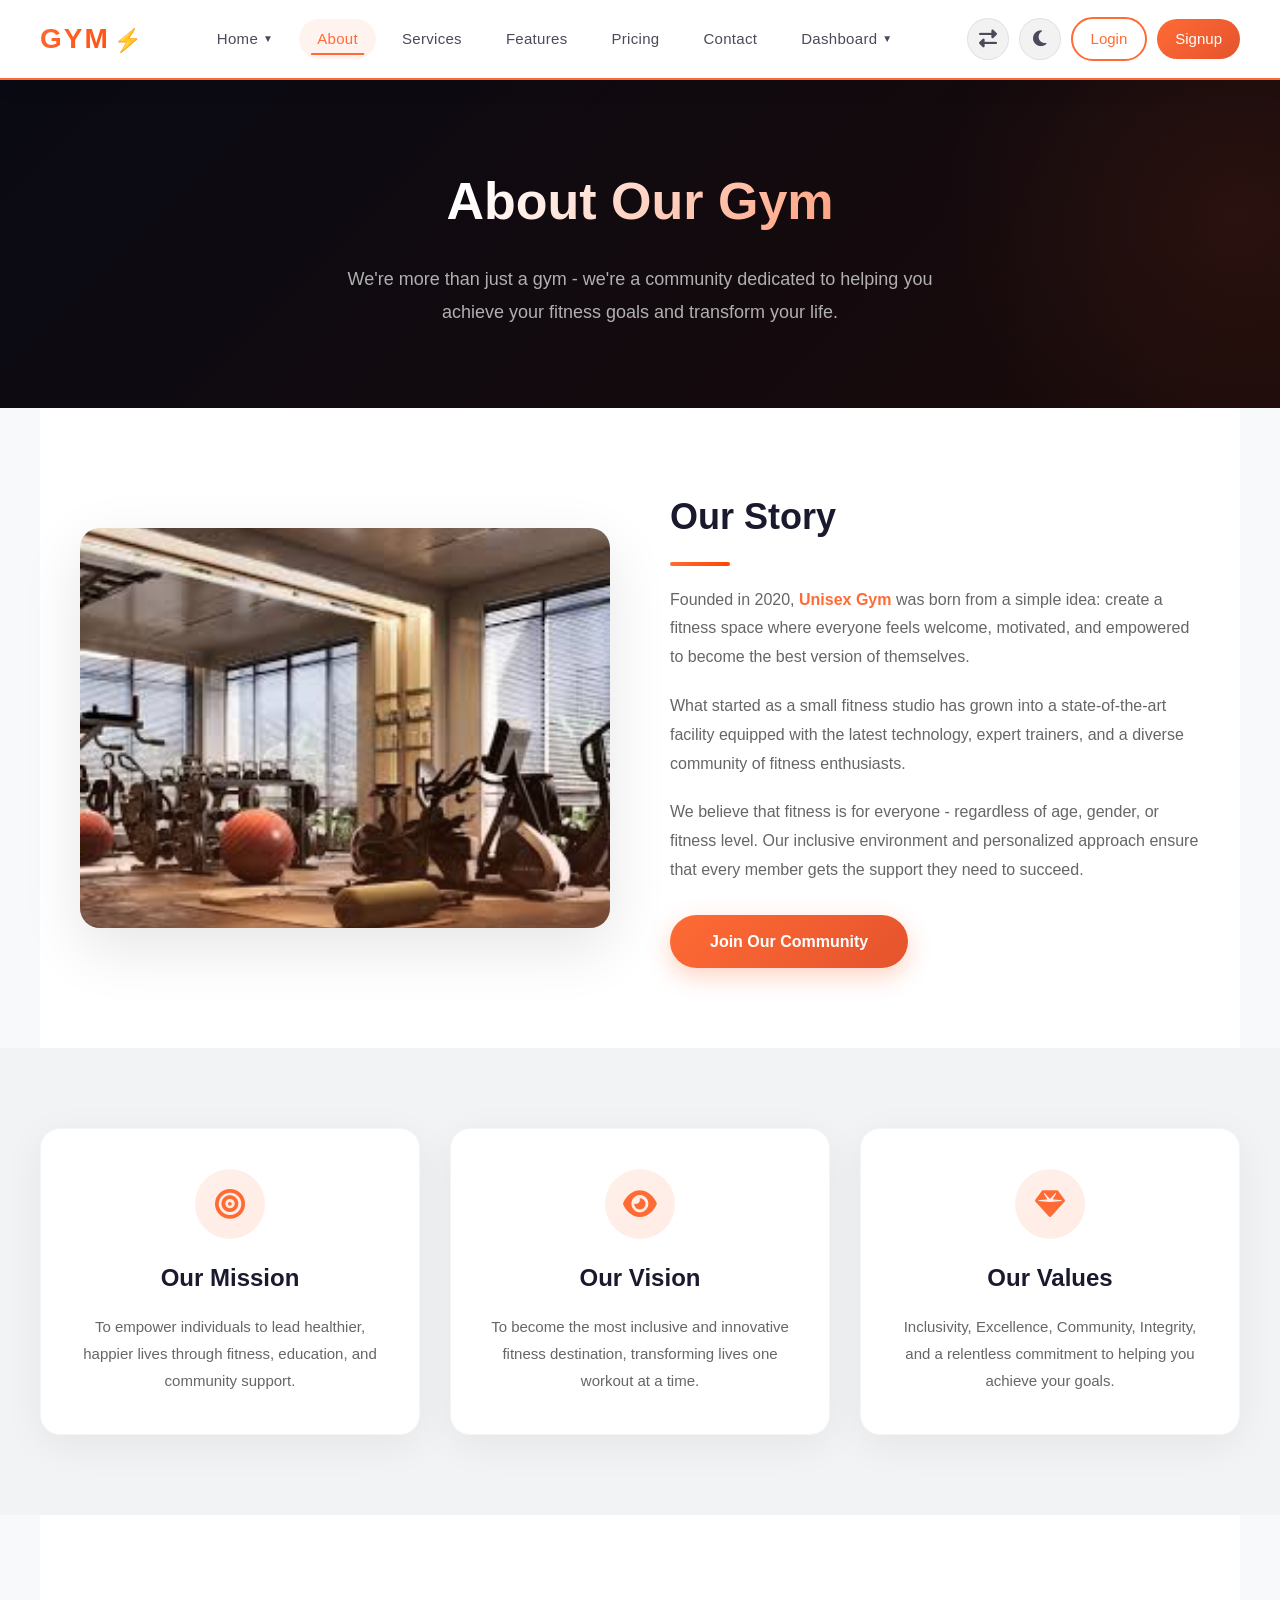
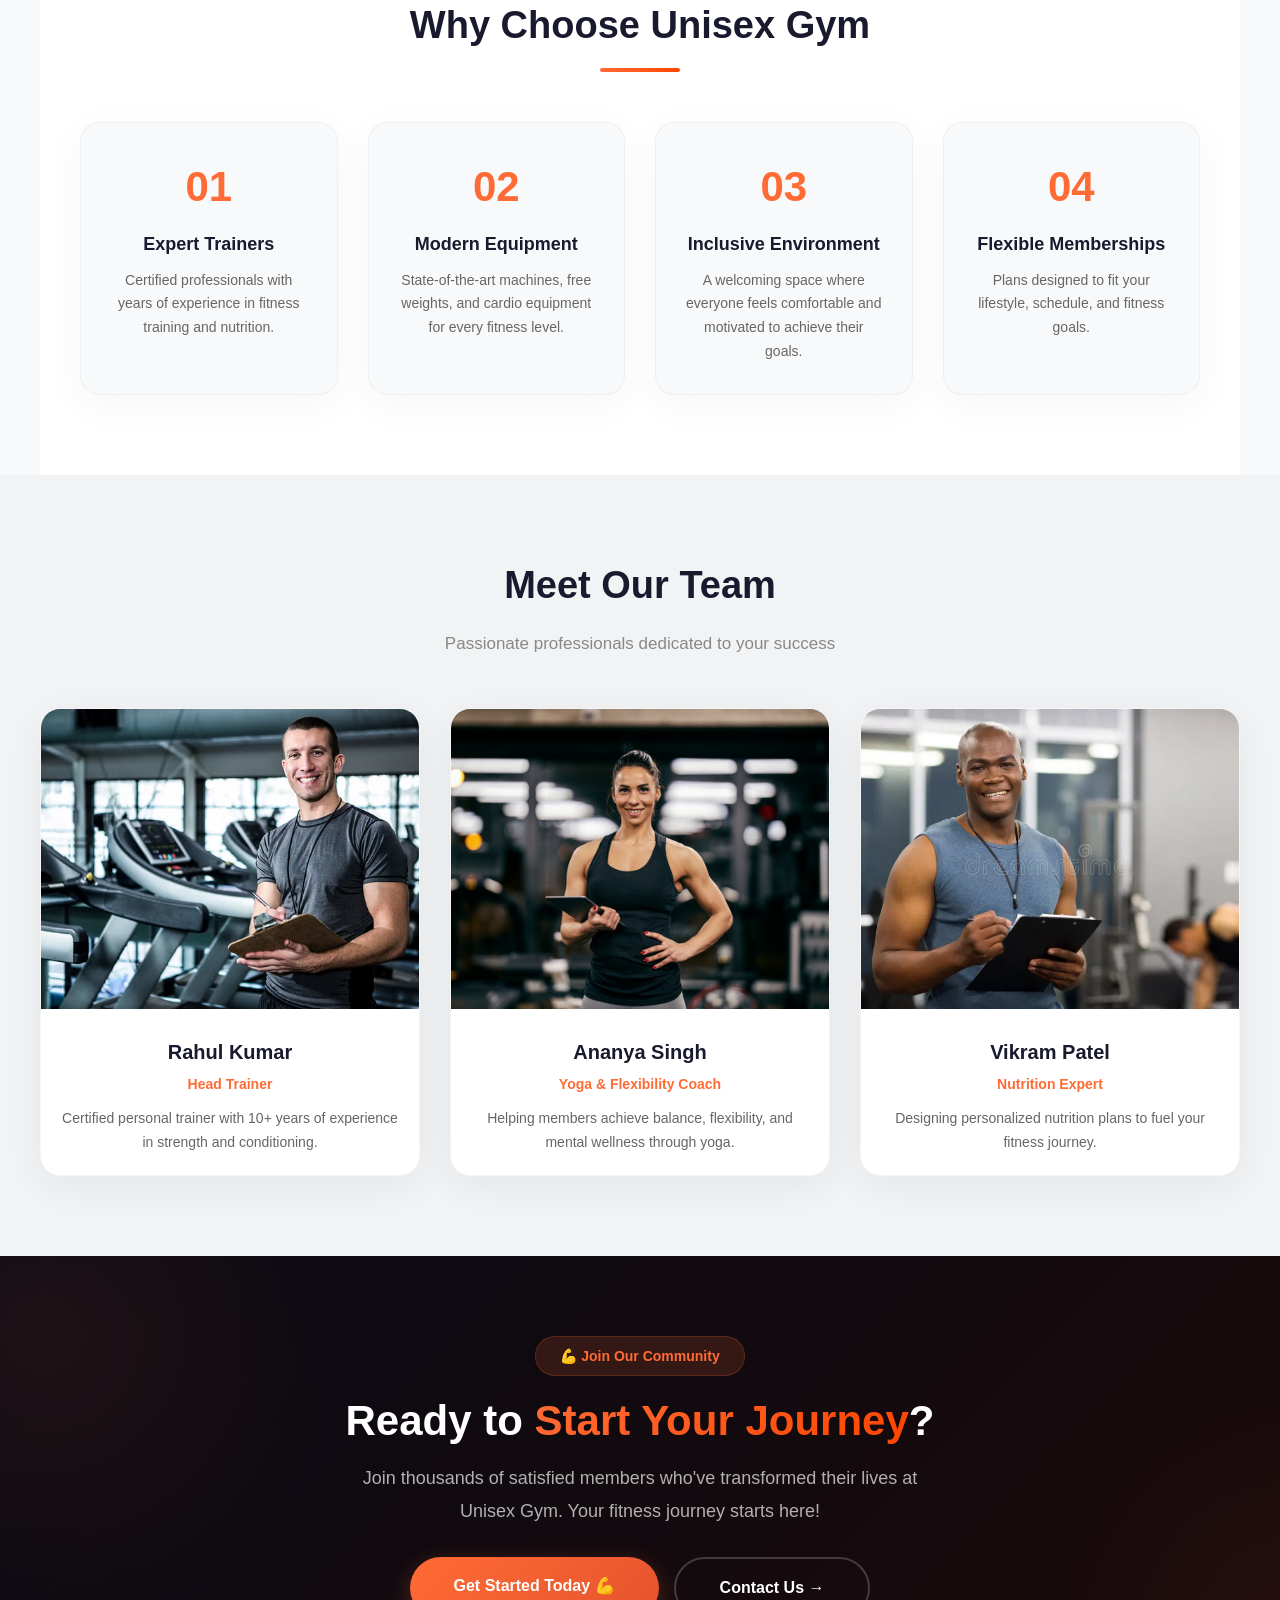
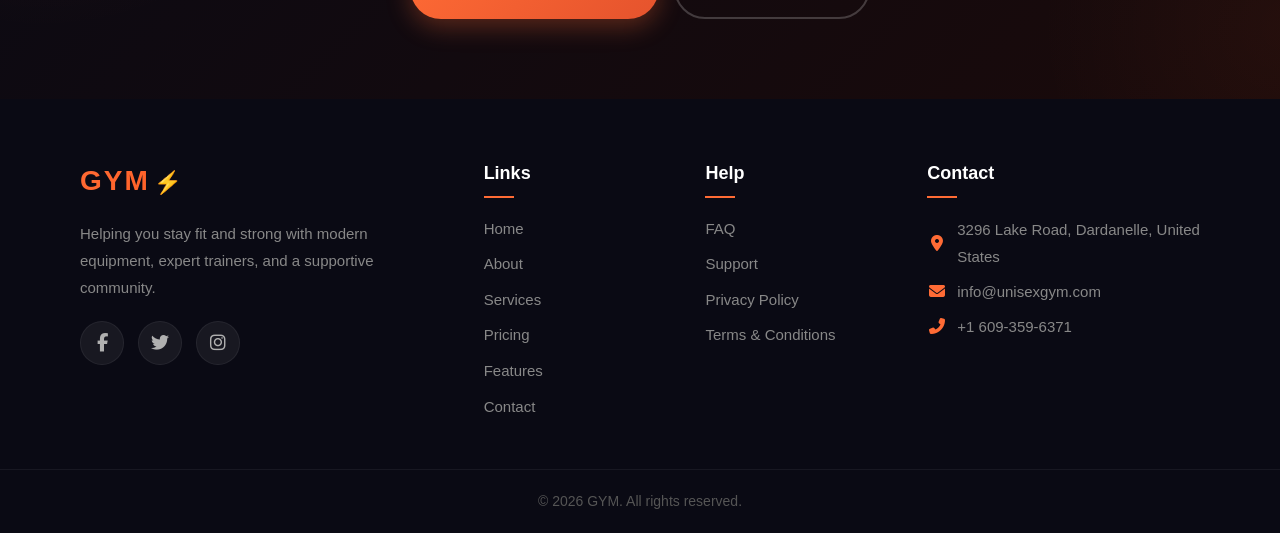
<file: about.html>
<!DOCTYPE html>
<html lang="en" dir="ltr">
<head>
  <meta charset="UTF-8">
  <meta name="viewport" content="width=device-width, initial-scale=1.0">
  <title>About Us - Gym</title>
  <link rel="stylesheet" href="https://cdnjs.cloudflare.com/ajax/libs/font-awesome/6.4.0/css/all.min.css">
  <style>
    /* ===== RESET & BASE ===== */
    * {
        margin: 0;
        padding: 0;
        box-sizing: border-box;
        transition: all 0.3s ease;
    }

    body {
        font-family: 'Segoe UI', Tahoma, Geneva, Verdana, sans-serif;
        line-height: 1.6;
        color: #2d2d2d;
        background: #f8f9fa;
        padding-top: 80px;
        transition: all 0.3s ease;
    }

    /* ===== DARK MODE - COMPLETE ===== */
    body.dark-mode {
        background: #1a1a2e !important;
        color: #e0e0e0 !important;
    }

    body.dark-mode .mission-card,
    body.dark-mode .why-card,
    body.dark-mode .team-card,
    body.dark-mode .about-story-content {
        background: #2a2a3e !important;
        border-color: rgba(255, 255, 255, 0.05) !important;
    }

    body.dark-mode .mission-card h3,
    body.dark-mode .why-card h4,
    body.dark-mode .team-card h3,
    body.dark-mode .about-story-content h2,
    body.dark-mode .why-choose h2,
    body.dark-mode .team-section h2 {
        color: #ffffff !important;
    }

    body.dark-mode .mission-card p,
    body.dark-mode .why-card p,
    body.dark-mode .team-card p,
    body.dark-mode .about-story-content p,
    body.dark-mode .team-subtitle {
        color: #cccccc !important;
    }

    body.dark-mode .mission-section {
        background: #1a1a2e !important;
    }

    body.dark-mode .team-section {
        background: #1a1a2e !important;
    }

    body.dark-mode .about-hero {
        background: linear-gradient(135deg, #0a0a14 0%, #1a0a0a 100%) !important;
    }

    body.dark-mode .about-hero h1 {
        color: #ffffff !important;
    }

    body.dark-mode .about-hero p {
        color: #cccccc !important;
    }

    body.dark-mode .cta-section {
        background: linear-gradient(135deg, #0a0a14 0%, #1a0a0a 100%) !important;
    }

    body.dark-mode .cta-content h2 {
        color: #ffffff !important;
    }

    body.dark-mode .cta-content p {
        color: #cccccc !important;
    }

    body.dark-mode nav {
        background: rgba(10, 10, 20, 0.98) !important;
    }

    body.dark-mode .dropdown-menu {
        background: rgba(20, 20, 40, 0.98) !important;
    }

    body.dark-mode .icon-btn {
        background: rgba(255, 255, 255, 0.05) !important;
        border-color: rgba(255, 255, 255, 0.08) !important;
        color: #e0e0e0 !important;
    }

    body.dark-mode .icon-btn:hover {
        background: #ff6b35 !important;
        color: #ffffff !important;
    }

    body.dark-mode footer {
        background: #0a0a14 !important;
    }

    body.dark-mode .nav-link-btn {
        color: #e0e0e0;
    }

    body.dark-mode .nav-link-btn:hover {
        color: #ff6b35;
    }

    body.dark-mode .nav-link-btn.login-btn {
        color: #ff6b35;
        border-color: #ff6b35;
    }

    body.dark-mode .nav-link-btn.login-btn:hover {
        background: #ff6b35;
        color: #fff;
    }

    /* ===== RTL MODE ===== */
    html.rtl-mode {
        direction: rtl;
    }

    html.rtl-mode body {
        direction: rtl;
    }

    html.rtl-mode .icon-group {
        flex-direction: row-reverse;
    }

    html.rtl-mode nav .logo::after {
        margin-left: 0;
        margin-right: 4px;
    }

    html.rtl-mode .about-hero h1,
    html.rtl-mode .about-hero p {
        direction: rtl;
        text-align: right;
    }

    html.rtl-mode .about-story {
        direction: rtl;
    }

    html.rtl-mode .about-story-content h2,
    html.rtl-mode .about-story-content p {
        direction: rtl;
        text-align: right;
    }

    html.rtl-mode .about-story-content h2::after {
        left: auto !important;
        right: 0 !important;
    }

    html.rtl-mode .mission-grid {
        direction: rtl;
    }

    html.rtl-mode .mission-card {
        direction: rtl;
        text-align: right;
    }

    html.rtl-mode .why-choose h2 {
        direction: rtl;
    }

    html.rtl-mode .why-grid {
        direction: rtl;
    }

    html.rtl-mode .why-card {
        direction: rtl;
        text-align: right;
    }

    html.rtl-mode .team-section h2,
    html.rtl-mode .team-subtitle {
        direction: rtl;
    }

    html.rtl-mode .team-grid {
        direction: rtl;
    }

    html.rtl-mode .team-card {
        direction: rtl;
        text-align: right;
    }

    html.rtl-mode .team-card .role {
        direction: rtl;
    }

    html.rtl-mode .cta-content h2,
    html.rtl-mode .cta-content p {
        direction: rtl;
    }

    html.rtl-mode .footer-container {
        direction: rtl;
    }

    html.rtl-mode .footer-about {
        direction: rtl;
        text-align: right;
    }

    html.rtl-mode .social-icons {
        flex-direction: row-reverse;
    }

    html.rtl-mode .footer-links h4::after,
    html.rtl-mode .footer-help h4::after,
    html.rtl-mode .footer-contact h4::after {
        left: auto !important;
        right: 0 !important;
    }

    html.rtl-mode .footer-links ul,
    html.rtl-mode .footer-help ul {
        direction: rtl;
        padding-right: 0;
    }

    html.rtl-mode .footer-links ul li a:hover,
    html.rtl-mode .footer-help ul li a:hover {
        transform: translateX(-4px) !important;
    }

    html.rtl-mode .footer-contact p {
        flex-direction: row-reverse;
    }

    html.rtl-mode .footer-contact p .icon {
        margin-left: 10px;
        margin-right: 0;
    }

    html.rtl-mode .dropdown-menu {
        left: auto !important;
        right: 0 !important;
    }

    html.rtl-mode .dropdown-menu li a .check-mark {
        margin-right: 0;
        margin-left: 10px;
    }

    html.rtl-mode .dropdown-menu li a:hover {
        padding-left: 20px !important;
        padding-right: 25px !important;
    }

    html.rtl-mode .btn,
    html.rtl-mode .cta-btn {
        direction: rtl;
    }

    html.rtl-mode .cta-home-content h2,
    html.rtl-mode .cta-home-content p {
        direction: rtl;
    }

    html.rtl-mode .cta-home-content .cta-buttons {
        flex-direction: row-reverse;
    }

    /* ===== NAVBAR (FROM INDEX.HTML) ===== */
    body {
        margin: 0;
        font-family: sans-serif;
        padding-top: 80px;
        background-color: #f8f9fa;
        color: #1a1a24;
        transition: background-color 0.3s ease, color 0.3s ease;
    }

    nav {
        position: fixed;
        top: 0;
        left: 0;
        width: 100%;
        z-index: 1000;
        background: rgba(255, 255, 255, 0.95);
        backdrop-filter: blur(12px);
        -webkit-backdrop-filter: blur(12px);
        padding: 0 40px;
        display: flex;
        justify-content: space-between;
        align-items: center;
        height: 80px;
        box-shadow: 0 4px 30px rgba(0, 0, 0, 0.05);
        border-bottom: 2px solid #ff6b35;
        box-sizing: border-box;
        transition: background 0.3s ease, border 0.3s ease, box-shadow 0.3s ease;
    }

    nav *, nav *::before, nav *::after {
        box-sizing: border-box;
    }

    nav .logo {
        font-size: 28px;
        font-weight: 800;
        color: #ff6b35;
        letter-spacing: 2px;
        text-transform: uppercase;
        background: linear-gradient(135deg, #ff6b35, #ff4500);
        -webkit-background-clip: text;
        -webkit-text-fill-color: transparent;
        background-clip: text;
        cursor: pointer;
        text-decoration: none;
    }

    nav .logo::after {
        content: "⚡";
        font-size: 22px;
        -webkit-text-fill-color: initial;
        margin-left: 4px;
    }

    nav .nav-links {
        list-style: none;
        display: flex;
        gap: 8px;
        align-items: center;
        margin: 0;
        padding: 0;
    }

    nav .nav-links li {
        position: relative;
    }

    nav .nav-links li a {
        color: #4a4a5a;
        text-decoration: none;
        font-size: 15px;
        font-weight: 500;
        padding: 8px 18px;
        border-radius: 25px;
        transition: all 0.3s ease;
        letter-spacing: 0.3px;
        display: flex;
        align-items: center;
        gap: 5px;
    }

    nav .nav-links li a::after {
        content: '';
        position: absolute;
        bottom: 4px;
        left: 50%;
        transform: translateX(-50%);
        width: 0;
        height: 2px;
        background: #ff6b35;
        transition: width 0.3s ease;
    }

    nav .nav-links li a:hover::after,
    nav .nav-links li a.active::after {
        width: 70%;
    }

    nav .nav-links li a:hover,
    nav .nav-links li a.active {
        color: #ff6b35;
        background: rgba(255, 107, 53, 0.08);
    }

    nav .nav-links li a .dropdown-icon {
        font-size: 10px;
        transition: transform 0.3s ease;
    }

    /* ===== DROPDOWN FOR DESKTOP ===== */
    .dropdown-menu {
        position: absolute;
        top: 100%;
        left: 0;
        background: #ffffff;
        min-width: 200px;
        border-radius: 12px;
        padding: 8px 0;
        box-shadow: 0 20px 60px rgba(0, 0, 0, 0.1);
        border: 1px solid rgba(0, 0, 0, 0.05);
        opacity: 0;
        visibility: hidden;
        transform: translateY(-10px);
        transition: all 0.3s ease;
        z-index: 1000;
        list-style: none;
    }

    .dropdown-menu.show {
        opacity: 1;
        visibility: visible;
        transform: translateY(0);
    }

    .dropdown-menu li a {
        display: block !important;
        padding: 10px 20px !important;
        font-size: 14px !important;
        border-radius: 0 !important;
    }

    .dropdown-menu li a:hover {
        padding-left: 25px !important;
    }

    .dropdown-menu li a::after { display: none !important; }

    .dropdown-menu li a .check-mark {
        margin-right: 10px;
        color: #ff6b35;
        opacity: 0;
    }

    .dropdown-menu li a.active .check-mark { opacity: 1; }

    /* UTILITY BUTTON GROUPS */
    .icon-group {
        display: flex;
        gap: 10px;
        align-items: center;
    }

    .icon-btn {
        background: rgba(0, 0, 0, 0.05);
        border: 1px solid rgba(0, 0, 0, 0.08);
        color: #4a4a5a;
        width: 42px;
        height: 42px;
        border-radius: 50%;
        font-size: 18px;
        cursor: pointer;
        display: flex;
        align-items: center;
        justify-content: center;
        transition: all 0.3s ease;
    }

    .icon-btn:hover {
        background: #ff6b35;
        color: #fff;
        transform: scale(1.05);
    }

    .nav-link-btn {
        color: #4a4a5a;
        text-decoration: none;
        font-size: 15px;
        font-weight: 500;
        padding: 8px 18px;
        border-radius: 25px;
        transition: all 0.3s ease;
    }

    .nav-link-btn.login-btn { color: #ff6b35; border: 2px solid #ff6b35; }
    .nav-link-btn.login-btn:hover { background: #ff6b35; color: #fff; }
    .nav-link-btn.signup-btn { background: linear-gradient(135deg, #ff6b35, #e5532d); color: #fff; }
    .nav-link-btn.signup-btn:hover { transform: translateY(-2px); box-shadow: 0 8px 25px rgba(255, 107, 53, 0.3); }

    .hamburger {
        display: none;
        flex-direction: column;
        gap: 5px;
        cursor: pointer;
        padding: 8px 10px;
        background: rgba(0, 0, 0, 0.05);
        border: 1px solid rgba(0, 0, 0, 0.08);
        border-radius: 8px;
    }

    .hamburger span {
        display: block;
        width: 26px;
        height: 3px;
        background: #4a4a5a;
        border-radius: 3px;
        transition: all 0.3s ease;
    }

    /* HAMBURGER CROSS ANIMATION */
    .hamburger.active span:nth-child(1) { transform: rotate(45deg) translate(5px, 6px); }
    .hamburger.active span:nth-child(2) { opacity: 0; }
    .hamburger.active span:nth-child(3) { transform: rotate(-45deg) translate(5px, -6px); }

    .mobile-only { display: none; }

    /* ===================================================
       ===== IPAD AIR & TABLET RESPONSIVE STYLES =====
       =================================================== */
    @media screen and (max-width: 1024px) {
        nav { padding: 0 24px; }
        nav .icon-group { display: none; }
        .hamburger { display: flex; z-index: 1001; }

        /* Drawer Box Setup */
        nav .nav-links {
            position: fixed;
            top: 0;
            right: -100%; 
            width: 320px; 
            height: 100vh;
            background: #ffffff;
            border-left: 2px solid #ff6b35;
            flex-direction: column;
            align-items: flex-start;
            justify-content: flex-start;
            padding: 100px 24px 40px 24px;
            gap: 12px;
            transition: right 0.4s cubic-bezier(0.16, 1, 0.3, 1), left 0.4s cubic-bezier(0.16, 1, 0.3, 1), background 0.3s ease;
            overflow-y: auto;
            box-shadow: -10px 0 30px rgba(0,0,0,0.05);
        }

        nav .nav-links.active { right: 0; }
        nav .nav-links li { width: 100%; }
        nav .nav-links li a { justify-content: space-between; width: 100%; padding: 12px 16px; color: #4a4a5a; }
        nav .nav-links li a::after { display: none; }

        /* Mobile Menu Accordion */
        .dropdown-menu {
            position: static;
            opacity: 1;
            visibility: visible;
            transform: none;
            max-height: 0;
            overflow: hidden;
            padding: 0;
            background: rgba(0, 0, 0, 0.02);
            border: none;
            margin-top: 0;
            transition: max-height 0.3s ease-out;
            box-shadow: none;
        }

        .dropdown-menu.show { max-height: 200px; margin-top: 4px; }
        .dropdown-trigger.show .dropdown-icon { transform: rotate(180deg); }
        .mobile-only { display: flex !important; }

        .mobile-auth {
            margin-top: 20px;
            border-top: 1px solid rgba(0, 0, 0, 0.08);
            padding-top: 24px;
            gap: 12px;
        }
        .mobile-auth .nav-link-btn { flex: 1; text-align: center; display: inline-block; }
        .mobile-actions { margin-top: 8px; gap: 12px; }
        .mobile-actions .icon-btn { border-radius: 20px; width: auto; padding: 0 20px; flex: 1; font-size: 14px; gap: 8px; }
    }

    /* ===================================================
       ============== DARK MODE SELECTION =================
       =================================================== */
    body.dark-mode {
        background-color: #05050a;
        color: #e0e0e0;
    }
    body.dark-mode nav {
        background: rgba(10, 10, 20, 0.95);
        box-shadow: 0 4px 30px rgba(0, 0, 0, 0.3);
    }
    body.dark-mode nav .nav-links li a {
        color: #e0e0e0;
    }
    body.dark-mode .dropdown-menu {
        background: #0a0a14;
        border-color: rgba(255, 255, 255, 0.06);
        box-shadow: 0 20px 60px rgba(0, 0, 0, 0.4);
    }
    body.dark-mode .dropdown-menu li a {
        color: #e0e0e0;
    }
    body.dark-mode .icon-btn {
        background: rgba(255, 255, 255, 0.08);
        border-color: rgba(255, 255, 255, 0.12);
        color: #e0e0e0;
    }
    body.dark-mode .hamburger {
        background: rgba(255, 255, 255, 0.08);
        border-color: rgba(255, 255, 255, 0.12);
    }
    body.dark-mode .hamburger span {
        background: #e0e0e0;
    }
    @media screen and (max-width: 1024px) {
        body.dark-mode nav .nav-links {
            background: #0a0a14;
            box-shadow: -10px 0 30px rgba(0,0,0,0.5);
        }
        body.dark-mode nav .nav-links li a {
            color: #e0e0e0;
        }
        body.dark-mode .dropdown-menu {
            background: rgba(255, 255, 255, 0.03);
        }
        body.dark-mode .mobile-auth {
            border-top-color: rgba(255, 255, 255, 0.1);
        }
    }

    /* ===================================================
       ============== RTL MODE SELECTION ==================
       =================================================== */
    html.rtl-mode {
        direction: rtl;
    }
    @media screen and (max-width: 1024px) {
        html.rtl-mode nav .nav-links {
            left: -100%;
            right: auto;
            border-left: none;
            border-right: 2px solid #ff6b35;
            box-shadow: 10px 0 30px rgba(0,0,0,0.4);
        }
        html.rtl-mode nav .nav-links.active {
            left: 0;
            right: auto;
        }
    }

    /* ===== ABOUT PAGE SPECIFIC STYLES ===== */
    
    /* Hero - Dark */
    .about-hero {
        background: linear-gradient(135deg, #0a0a14 0%, #1a0a0a 100%);
        padding: 80px 40px;
        text-align: center;
        position: relative;
        overflow: hidden;
        transition: all 0.3s ease;
    }

    .about-hero::before {
        content: '';
        position: absolute;
        top: -50%;
        right: -20%;
        width: 600px;
        height: 600px;
        background: radial-gradient(circle, rgba(255, 107, 53, 0.08) 0%, transparent 70%);
        border-radius: 50%;
    }

    .about-hero-content {
        max-width: 800px;
        margin: 0 auto;
        position: relative;
        z-index: 1;
    }

    .about-hero h1 {
        font-size: 52px;
        font-weight: 800;
        color: #fff;
        margin-bottom: 20px;
        background: linear-gradient(135deg, #fff 30%, #ff6b35 100%);
        -webkit-background-clip: text;
        -webkit-text-fill-color: transparent;
        background-clip: text;
        transition: all 0.3s ease;
    }

    .about-hero p {
        color: #b0b0b0;
        font-size: 18px;
        max-width: 600px;
        margin: 0 auto;
        line-height: 1.8;
        transition: all 0.3s ease;
    }

    /* About Story - White */
    .about-story {
        max-width: 1200px;
        margin: 0 auto;
        padding: 80px 40px;
        display: grid;
        grid-template-columns: 1fr 1fr;
        gap: 60px;
        align-items: center;
        background: #ffffff;
    }

    .about-story-image {
        position: relative;
        border-radius: 20px;
        overflow: hidden;
        box-shadow: 0 20px 60px rgba(0, 0, 0, 0.1);
    }

    .about-story-image img {
        width: 100%;
        height: 400px;
        object-fit: cover;
        display: block;
    }

    .about-story-image::after {
        content: '';
        position: absolute;
        bottom: 0;
        left: 0;
        width: 100%;
        height: 50%;
        background: linear-gradient(transparent, rgba(255, 107, 53, 0.2));
    }

    .about-story-content h2 {
        font-size: 36px;
        color: #1a1a2e;
        margin-bottom: 20px;
        position: relative;
        padding-bottom: 20px;
        transition: all 0.3s ease;
    }

    .about-story-content h2::after {
        content: '';
        position: absolute;
        bottom: 0;
        left: 0;
        width: 60px;
        height: 4px;
        background: linear-gradient(90deg, #ff6b35, #ff4500);
        border-radius: 2px;
    }

    .about-story-content p {
        color: #666;
        font-size: 16px;
        line-height: 1.8;
        margin-bottom: 20px;
        transition: all 0.3s ease;
    }

    .about-story-content .highlight-text {
        color: #ff6b35;
        font-weight: 600;
    }

    .btn {
        display: inline-block;
        background: linear-gradient(135deg, #ff6b35, #e5532d);
        color: #fff;
        padding: 14px 40px;
        border-radius: 50px;
        text-decoration: none;
        font-weight: 600;
        font-size: 16px;
        transition: all 0.3s ease;
        box-shadow: 0 8px 25px rgba(255, 107, 53, 0.3);
        border: none;
        cursor: pointer;
    }

    .btn:hover {
        transform: translateY(-3px);
        box-shadow: 0 12px 35px rgba(255, 107, 53, 0.4);
    }

    /* Mission Section - Light Gray */
    .mission-section {
        background: #f1f3f5;
        padding: 80px 40px;
        transition: all 0.3s ease;
    }

    .mission-grid {
        max-width: 1200px;
        margin: 0 auto;
        display: grid;
        grid-template-columns: repeat(3, 1fr);
        gap: 30px;
    }

    .mission-card {
        background: #ffffff;
        padding: 40px 30px;
        border-radius: 20px;
        text-align: center;
        box-shadow: 0 10px 40px rgba(0, 0, 0, 0.06);
        border: 1px solid rgba(0, 0, 0, 0.04);
        transition: all 0.4s ease;
    }

    .mission-card:hover {
        transform: translateY(-10px);
        box-shadow: 0 20px 60px rgba(255, 107, 53, 0.1);
        border-color: rgba(255, 107, 53, 0.15);
    }

    .mission-card .icon-box {
        width: 70px;
        height: 70px;
        background: linear-gradient(135deg, rgba(255, 107, 53, 0.1), rgba(255, 69, 0, 0.1));
        border-radius: 50%;
        display: flex;
        align-items: center;
        justify-content: center;
        margin: 0 auto 20px;
        font-size: 30px;
        color: #ff6b35;
        transition: all 0.3s ease;
    }

    .mission-card:hover .icon-box {
        background: linear-gradient(135deg, #ff6b35, #ff4500);
        color: #ffffff;
        transform: scale(1.05);
    }

    .mission-card h3 {
        font-size: 24px;
        color: #1a1a2e;
        margin-bottom: 15px;
        transition: all 0.3s ease;
    }

    .mission-card p {
        color: #666;
        font-size: 15px;
        line-height: 1.8;
        transition: all 0.3s ease;
    }

    /* Why Choose Us - White */
    .why-choose {
        max-width: 1200px;
        margin: 0 auto;
        padding: 80px 40px;
        background: #ffffff;
    }

    .why-choose h2 {
        text-align: center;
        font-size: 38px;
        color: #1a1a2e;
        margin-bottom: 50px;
        position: relative;
        transition: all 0.3s ease;
    }

    .why-choose h2::after {
        content: '';
        display: block;
        width: 80px;
        height: 4px;
        background: linear-gradient(90deg, #ff6b35, #ff4500);
        margin: 12px auto 0;
        border-radius: 2px;
    }

    .why-grid {
        display: grid;
        grid-template-columns: repeat(4, 1fr);
        gap: 30px;
    }

    .why-card {
        background: #f8f9fa;
        padding: 30px;
        border-radius: 20px;
        text-align: center;
        box-shadow: 0 10px 40px rgba(0, 0, 0, 0.04);
        border: 1px solid rgba(0, 0, 0, 0.04);
        transition: all 0.4s ease;
    }

    .why-card:hover {
        transform: translateY(-5px);
        box-shadow: 0 15px 50px rgba(255, 107, 53, 0.08);
        border-color: rgba(255, 107, 53, 0.12);
        background: #ffffff;
    }

    .why-card .number {
        font-size: 42px;
        font-weight: 800;
        color: #ff6b35;
        display: block;
        margin-bottom: 10px;
    }

    .why-card h4 {
        font-size: 18px;
        color: #1a1a2e;
        margin-bottom: 10px;
        transition: all 0.3s ease;
    }

    .why-card p {
        color: #666;
        font-size: 14px;
        line-height: 1.7;
        transition: all 0.3s ease;
    }

    /* Team Section - Light Gray */
    .team-section {
        background: #f1f3f5;
        padding: 80px 40px;
        transition: all 0.3s ease;
    }

    .team-section h2 {
        text-align: center;
        font-size: 38px;
        color: #1a1a2e;
        margin-bottom: 15px;
        transition: all 0.3s ease;
    }

    .team-subtitle {
        text-align: center;
        color: #888;
        font-size: 17px;
        margin-bottom: 50px;
        transition: all 0.3s ease;
    }

    .team-grid {
        max-width: 1200px;
        margin: 0 auto;
        display: grid;
        grid-template-columns: repeat(auto-fit, minmax(280px, 1fr));
        gap: 30px;
    }

    .team-card {
        background: #ffffff;
        border-radius: 20px;
        overflow: hidden;
        box-shadow: 0 10px 40px rgba(0, 0, 0, 0.06);
        border: 1px solid rgba(0, 0, 0, 0.04);
        transition: all 0.4s ease;
        text-align: center;
    }

    .team-card:hover {
        transform: translateY(-10px);
        box-shadow: 0 20px 60px rgba(255, 107, 53, 0.08);
    }

    .team-card img {
        width: 100%;
        height: 300px;
        object-fit: cover;
    }

    .team-card h3 {
        padding: 20px 20px 5px;
        font-size: 20px;
        color: #1a1a2e;
        transition: all 0.3s ease;
    }

    .team-card .role {
        color: #ff6b35;
        font-weight: 600;
        font-size: 14px;
        padding: 0 20px 10px;
    }

    .team-card p {
        padding: 0 20px 20px;
        color: #666;
        font-size: 14px;
        line-height: 1.7;
        transition: all 0.3s ease;
    }

    /* ===== UPDATED CTA SECTION ===== */
    .cta-home {
        background: linear-gradient(135deg, #0a0a14 0%, #1a0a0a 100%);
        padding: 80px 40px;
        text-align: center;
        position: relative;
        overflow: hidden;
    }

    .cta-home::before {
        content: '';
        position: absolute;
        top: -50%;
        left: -20%;
        width: 600px;
        height: 600px;
        background: radial-gradient(circle, rgba(255, 107, 53, 0.08) 0%, transparent 70%);
        border-radius: 50%;
        animation: ctaFloat 15s ease-in-out infinite;
    }

    .cta-home::after {
        content: '';
        position: absolute;
        bottom: -40%;
        right: -20%;
        width: 500px;
        height: 500px;
        background: radial-gradient(circle, rgba(255, 107, 53, 0.05) 0%, transparent 70%);
        border-radius: 50%;
        animation: ctaFloat 20s ease-in-out infinite reverse;
    }

    @keyframes ctaFloat {
        0% { transform: translate(0, 0) scale(1); }
        50% { transform: translate(30px, -30px) scale(1.1); }
        100% { transform: translate(0, 0) scale(1); }
    }

    .cta-home-content {
        max-width: 800px;
        margin: 0 auto;
        position: relative;
        z-index: 1;
    }

    .cta-home-content .cta-badge {
        display: inline-block;
        background: rgba(255, 107, 53, 0.15);
        color: #ff6b35;
        padding: 8px 24px;
        border-radius: 50px;
        font-size: 14px;
        font-weight: 600;
        margin-bottom: 20px;
        border: 1px solid rgba(255, 107, 53, 0.2);
        animation: pulse 2s infinite;
    }

    @keyframes pulse {
        0% { transform: scale(1); }
        50% { transform: scale(1.05); }
        100% { transform: scale(1); }
    }

    .cta-home-content h2 {
        font-size: 42px;
        font-weight: 800;
        color: #fff;
        margin-bottom: 16px;
        line-height: 1.2;
    }

    .cta-home-content h2 span {
        background: linear-gradient(135deg, #ff6b35, #ff4500);
        -webkit-background-clip: text;
        -webkit-text-fill-color: transparent;
        background-clip: text;
    }

    .cta-home-content p {
        color: #b0b0b0;
        font-size: 18px;
        line-height: 1.8;
        max-width: 600px;
        margin: 0 auto 30px;
    }

    .cta-home-content .cta-buttons {
        display: flex;
        gap: 15px;
        justify-content: center;
        flex-wrap: wrap;
    }

    .cta-home-content .cta-btn-primary {
        display: inline-block;
        background: linear-gradient(135deg, #ff6b35, #e5532d);
        color: #fff;
        padding: 16px 44px;
        border-radius: 50px;
        text-decoration: none;
        font-weight: 600;
        font-size: 16px;
        transition: all 0.3s ease;
        box-shadow: 0 8px 25px rgba(255, 107, 53, 0.3);
        border: none;
        cursor: pointer;
    }

    .cta-home-content .cta-btn-primary:hover {
        transform: translateY(-3px);
        box-shadow: 0 12px 35px rgba(255, 107, 53, 0.4);
    }

    .cta-home-content .cta-btn-secondary {
        display: inline-block;
        background: transparent;
        color: #fff;
        padding: 16px 44px;
        border-radius: 50px;
        text-decoration: none;
        font-weight: 600;
        font-size: 16px;
        transition: all 0.3s ease;
        border: 2px solid rgba(255, 255, 255, 0.2);
        cursor: pointer;
    }

    .cta-home-content .cta-btn-secondary:hover {
        background: rgba(255, 255, 255, 0.05);
        border-color: #ff6b35;
        transform: translateY(-3px);
    }

    body.dark-mode .cta-home {
        background: linear-gradient(135deg, #0a0a14 0%, #1a0a0a 100%) !important;
    }

    body.dark-mode .cta-home-content h2 {
        color: #ffffff !important;
    }

    body.dark-mode .cta-home-content p {
        color: #cccccc !important;
    }

    @media (max-width: 768px) {
        .cta-home {
            padding: 50px 20px;
        }
        .cta-home-content h2 {
            font-size: 30px;
        }
        .cta-home-content p {
            font-size: 16px;
        }
        .cta-home-content .cta-buttons {
            flex-direction: column;
            align-items: center;
        }
        .cta-home-content .cta-btn-primary,
        .cta-home-content .cta-btn-secondary {
            width: 100%;
            max-width: 300px;
            text-align: center;
        }
    }

    @media (max-width: 480px) {
        .cta-home-content h2 {
            font-size: 26px;
        }
        .cta-home-content .cta-btn-primary,
        .cta-home-content .cta-btn-secondary {
            padding: 14px 30px;
            font-size: 15px;
        }
    }

    /* ===== FOOTER ===== */
    footer {
        background: #0a0a14;
        color: #b0b0b0;
        margin-top: 0;
    }

    .footer-container {
        max-width: 1200px;
        margin: 0 auto;
        padding: 60px 40px 40px;
        display: grid;
        grid-template-columns: 2fr 1fr 1fr 1.5fr;
        gap: 40px;
    }

    /* ===== FOOTER LOGO - SAME AS NAVBAR ===== */
    .footer-about h3 {
        font-size: 28px;
        font-weight: 800;
        color: #ff6b35;
        letter-spacing: 2px;
        text-transform: uppercase;
        background: linear-gradient(135deg, #ff6b35, #ff4500);
        -webkit-background-clip: text;
        -webkit-text-fill-color: transparent;
        background-clip: text;
        margin-bottom: 16px;
        cursor: pointer;
    }

    .footer-about h3::after {
        content: "⚡";
        font-size: 22px;
        -webkit-text-fill-color: initial;
        margin-left: 4px;
        color: #ff6b35;
    }

    .footer-about p {
        font-size: 15px;
        line-height: 1.8;
        margin-bottom: 20px;
        color: #888;
    }

    .social-icons {
        display: flex;
        gap: 14px;
    }

    .social-icons a {
        display: inline-flex;
        align-items: center;
        justify-content: center;
        width: 44px;
        height: 44px;
        background: rgba(255, 255, 255, 0.06);
        border-radius: 50%;
        color: #b0b0b0;
        text-decoration: none;
        transition: all 0.3s ease;
        font-size: 18px;
        border: 1px solid rgba(255, 255, 255, 0.06);
    }

    .social-icons a:hover {
        background: #ff6b35;
        color: #fff;
        transform: translateY(-3px);
        border-color: #ff6b35;
        box-shadow: 0 8px 25px rgba(255, 107, 53, 0.25);
    }

    .footer-links h4,
    .footer-help h4,
    .footer-contact h4 {
        color: #fff;
        font-size: 18px;
        font-weight: 600;
        margin-bottom: 18px;
        position: relative;
        padding-bottom: 10px;
    }

    .footer-links h4::after,
    .footer-help h4::after,
    .footer-contact h4::after {
        content: '';
        position: absolute;
        bottom: 0;
        left: 0;
        width: 30px;
        height: 2px;
        background: #ff6b35;
    }

    .footer-links ul,
    .footer-help ul {
        list-style: none;
    }

    .footer-links ul li,
    .footer-help ul li {
        margin-bottom: 10px;
    }

    .footer-links ul li a,
    .footer-help ul li a {
        color: #888;
        text-decoration: none;
        font-size: 15px;
        transition: all 0.3s ease;
        display: inline-block;
    }

    .footer-links ul li a:hover,
    .footer-help ul li a:hover {
        color: #ff6b35;
        transform: translateX(4px);
    }

    .footer-contact p {
        font-size: 15px;
        line-height: 1.8;
        color: #888;
        margin-bottom: 8px;
        display: flex;
        align-items: center;
        gap: 10px;
    }

    /* ===== FIX: ICON USING SPAN WITH FONT AWESOME ===== */
    .footer-contact p .icon {
        color: #ff6b35;
        font-size: 16px;
        min-width: 20px;
        display: inline-flex;
        align-items: center;
        justify-content: center;
    }

    .footer-bottom {
        border-top: 1px solid rgba(255, 255, 255, 0.06);
        padding: 20px 40px;
        text-align: center;
        font-size: 14px;
        color: #555;
    }

    .footer-bottom p {
        max-width: 1200px;
        margin: 0 auto;
    }

    /* ===== SCROLLBAR ===== */
    ::-webkit-scrollbar {
        width: 10px;
    }

    ::-webkit-scrollbar-track {
        background: #0a0a14;
    }

    ::-webkit-scrollbar-thumb {
        background: #ff6b35;
        border-radius: 5px;
    }

    ::-webkit-scrollbar-thumb:hover {
        background: #e5532d;
    }

    /* ===== DARK MODE OVERRIDES ===== */
    body.dark-mode .about-story {
        background: #1a1a2e !important;
    }

    body.dark-mode .why-choose {
        background: #1a1a2e !important;
    }

    body.dark-mode .mission-section {
        background: #14142a !important;
    }

    body.dark-mode .team-section {
        background: #14142a !important;
    }

    body.dark-mode .why-card {
        background: #2a2a3e !important;
        border-color: rgba(255, 255, 255, 0.05) !important;
    }

    body.dark-mode .why-card:hover {
        background: #3a3a4e !important;
    }

    body.dark-mode .mission-card .icon-box {
        background: rgba(255, 107, 53, 0.2) !important;
    }

    body.dark-mode .mission-card:hover .icon-box {
        background: linear-gradient(135deg, #ff6b35, #ff4500) !important;
        color: #ffffff !important;
    }

    body.dark-mode .footer-contact p .icon {
        color: #ff6b35 !important;
    }

    /* ===== RESPONSIVE ===== */
    @media (max-width: 1024px) {
        .footer-container {
            grid-template-columns: 1fr 1fr;
            gap: 30px;
        }
        
        .about-story {
            grid-template-columns: 1fr;
            gap: 40px;
        }

        .mission-grid {
            grid-template-columns: repeat(2, 1fr);
        }

        .why-grid {
            grid-template-columns: repeat(2, 1fr);
        }
    }

    @media (max-width: 768px) {
        body {
            padding-top: 70px;
        }

        .about-hero {
            padding: 50px 20px;
        }

        .about-hero h1 {
            font-size: 32px;
        }

        .about-hero p {
            font-size: 16px;
        }

        .about-story {
            padding: 50px 20px;
        }

        .about-story-content h2 {
            font-size: 28px;
        }

        .mission-section {
            padding: 50px 20px;
        }

        .mission-grid {
            grid-template-columns: 1fr;
            max-width: 400px;
            margin: 0 auto;
        }

        .why-choose {
            padding: 50px 20px;
        }

        .why-choose h2 {
            font-size: 30px;
        }

        .why-grid {
            grid-template-columns: 1fr;
            max-width: 400px;
            margin: 0 auto;
        }

        .team-section {
            padding: 50px 20px;
        }

        .team-section h2 {
            font-size: 30px;
        }

        .cta-section {
            padding: 50px 20px;
        }

        .cta-content h2 {
            font-size: 28px;
        }

        .footer-container {
            grid-template-columns: 1fr;
            padding: 40px 20px 30px;
            gap: 30px;
        }

        .footer-bottom {
            padding: 15px 20px;
        }
    }

    @media (max-width: 480px) {
        .about-hero h1 {
            font-size: 26px;
        }

        .about-story-image img {
            height: 250px;
        }

        .team-grid {
            grid-template-columns: 1fr;
        }

        .footer-contact p {
            font-size: 14px;
        }
    }
  </style>
</head>
<body>

<!-- ===== NAVBAR (FROM INDEX.HTML - REPLACED) ===== -->
<nav>
  <a href="index.html" class="logo">GYM</a>

  <!-- Main Navigation Links & Side Drawer -->
  <ul class="nav-links" id="navLinks">
    <li class="dropdown-parent">
      <a href="#" class="dropdown-trigger" id="homeLink">
        Home <span class="dropdown-icon">▼</span>
      </a>
      <ul class="dropdown-menu" id="homeDropdown">
        <li><a href="index.html" id="home1Option"><span class="check-mark">✓</span> Home 1</a></li>
        <li><a href="home2.html" id="home2Option"><span class="check-mark">✓</span> Home 2</a></li>
      </ul>
    </li>
    <li><a href="about.html" class="active">About</a></li>
    <li><a href="services.html">Services</a></li>
    <li><a href="features.html">Features</a></li>
    <li><a href="pricing.html">Pricing</a></li>
    <li><a href="contact.html">Contact</a></li>
    <li class="dropdown-parent">
      <a href="#" class="dropdown-trigger" id="dashboardLink">
        Dashboard <span class="dropdown-icon">▼</span>
      </a>
      <ul class="dropdown-menu" id="dashboardDropdown">
        <li><a href="dashboard.html" id="adminPanelOption"><span class="check-mark">✓</span> Admin Panel</a></li>
        <li><a href="users.html" id="userPanelOption"><span class="check-mark">✓</span> User Panel</a></li>
      </ul>
    </li>

    <!-- Tablet / Mobile Specific Drawer Items -->
    <li class="mobile-only mobile-auth">
      <a href="login.html" class="nav-link-btn login-btn">Login</a>
      <a href="signup.html" class="nav-link-btn signup-btn">Signup</a>
    </li>
    <li class="mobile-only mobile-actions">
      <button id="mobile-slide-toggle" class="icon-btn" title="Toggle RTL/LTR"><i class="fas fa-exchange-alt"></i> RTL</button>
      <button id="mobile-dark-light" class="icon-btn" title="Toggle Dark/Light Mode"><i class="fas fa-moon"></i> Dark</button>
    </li>
  </ul>

  <!-- Desktop Action Group (Hidden on iPad/Mobile view) -->
  <div class="icon-group">
    <button id="slide-toggle" class="icon-btn" title="Toggle RTL/LTR"><i class="fas fa-exchange-alt"></i></button>
    <button id="dark-light" class="icon-btn" title="Toggle Dark/Light Mode"><i class="fas fa-moon"></i></button>
    <a href="login.html" class="nav-link-btn login-btn">Login</a>
    <a href="signup.html" class="nav-link-btn signup-btn">Signup</a>
  </div>

  <!-- Hamburger Icon (Visible on iPad/Mobile view) -->
  <button class="hamburger" id="hamburger" aria-label="Toggle menu">
    <span></span>
    <span></span>
    <span></span>
  </button>
</nav>

  <!-- ===== ABOUT HERO SECTION ===== -->
  <section class="about-hero">
    <div class="about-hero-content">
      <h1>About Our Gym</h1>
      <p>We're more than just a gym - we're a community dedicated to helping you achieve your fitness goals and transform your life.</p>
    </div>
  </section>

  <!-- ===== ABOUT STORY SECTION ===== -->
  <section class="about-story">
    <div class="about-story-image">
      <img src="images/interior.jpg" alt="Gym Interior">
    </div>
    <div class="about-story-content">
      <h2>Our Story</h2>
      <p>
        Founded in 2020, <span class="highlight-text">Unisex Gym</span> was born from a simple idea: 
        create a fitness space where everyone feels welcome, motivated, and empowered to become 
        the best version of themselves.
      </p>
      <p>
        What started as a small fitness studio has grown into a state-of-the-art facility 
        equipped with the latest technology, expert trainers, and a diverse community of 
        fitness enthusiasts.
      </p>
      <p>
        We believe that fitness is for everyone - regardless of age, gender, or fitness level. 
        Our inclusive environment and personalized approach ensure that every member gets 
        the support they need to succeed.
      </p>
      <a href="contact.html" class="btn" style="display:inline-block; margin-top:10px;">Join Our Community</a>
    </div>
  </section>

  <!-- ===== MISSION VISION VALUES ===== -->
  <section class="mission-section">
    <div class="mission-grid">
      <div class="mission-card">
        <div class="icon-box">
          <i class="fas fa-bullseye"></i>
        </div>
        <h3>Our Mission</h3>
        <p>To empower individuals to lead healthier, happier lives through fitness, education, and community support.</p>
      </div>
      <div class="mission-card">
        <div class="icon-box">
          <i class="fas fa-eye"></i>
        </div>
        <h3>Our Vision</h3>
        <p>To become the most inclusive and innovative fitness destination, transforming lives one workout at a time.</p>
      </div>
      <div class="mission-card">
        <div class="icon-box">
          <i class="fas fa-gem"></i>
        </div>
        <h3>Our Values</h3>
        <p>Inclusivity, Excellence, Community, Integrity, and a relentless commitment to helping you achieve your goals.</p>
      </div>
    </div>
  </section>

  <!-- ===== WHY CHOOSE US ===== -->
  <section class="why-choose">
    <h2>Why Choose Unisex Gym</h2>
    <div class="why-grid">
      <div class="why-card">
        <span class="number">01</span>
        <h4>Expert Trainers</h4>
        <p>Certified professionals with years of experience in fitness training and nutrition.</p>
      </div>
      <div class="why-card">
        <span class="number">02</span>
        <h4>Modern Equipment</h4>
        <p>State-of-the-art machines, free weights, and cardio equipment for every fitness level.</p>
      </div>
      <div class="why-card">
        <span class="number">03</span>
        <h4>Inclusive Environment</h4>
        <p>A welcoming space where everyone feels comfortable and motivated to achieve their goals.</p>
      </div>
      <div class="why-card">
        <span class="number">04</span>
        <h4>Flexible Memberships</h4>
        <p>Plans designed to fit your lifestyle, schedule, and fitness goals.</p>
      </div>
    </div>
  </section>

  <!-- ===== TEAM SECTION ===== -->
  <section class="team-section">
    <h2>Meet Our Team</h2>
    <p class="team-subtitle">Passionate professionals dedicated to your success</p>
    <div class="team-grid">
      <div class="team-card">
        <img src="images/trainer1.jpg" alt="Trainer 1">
        <h3>Rahul Kumar</h3>
        <p class="role">Head Trainer</p>
        <p>Certified personal trainer with 10+ years of experience in strength and conditioning.</p>
      </div>
      <div class="team-card">
        <img src="images/trainer2.jpg" alt="Trainer 2">
        <h3>Ananya Singh</h3>
        <p class="role">Yoga & Flexibility Coach</p>
        <p>Helping members achieve balance, flexibility, and mental wellness through yoga.</p>
      </div>
      <div class="team-card">
        <img src="images/trainer3.jpg" alt="Trainer 3">
        <h3>Vikram Patel</h3>
        <p class="role">Nutrition Expert</p>
        <p>Designing personalized nutrition plans to fuel your fitness journey.</p>
      </div>
    </div>
  </section>

  <!-- ===== UPDATED CTA SECTION ===== -->
  <section class="cta-home">
    <div class="cta-home-content">
      <div class="cta-badge">💪 Join Our Community</div>
      <h2>Ready to <span>Start Your Journey</span>?</h2>
      <p>Join thousands of satisfied members who've transformed their lives at Unisex Gym. Your fitness journey starts here!</p>
      <div class="cta-buttons">
        <a href="signup.html" class="cta-btn-primary">Get Started Today 💪</a>
        <a href="contact.html" class="cta-btn-secondary">Contact Us →</a>
      </div>
    </div>
  </section>

<!-- ===== FOOTER ===== -->
<footer>
  <div class="footer-container">
    <div class="footer-about">
      <a href="index.html" style="text-decoration: none;">
        <h3>GYM</h3>
      </a>
      <p>Helping you stay fit and strong with modern equipment, expert trainers, and a supportive community.</p>
      <div class="social-icons">
        <a href="#"><i class="fab fa-facebook-f"></i></a>
        <a href="#"><i class="fab fa-twitter"></i></a>
        <a href="#"><i class="fab fa-instagram"></i></a>
      </div>
    </div>
    <div class="footer-links">
      <h4>Links</h4>
      <ul>
        <li><a href="index.html">Home</a></li>
        <li><a href="about.html">About</a></li>
        <li><a href="services.html">Services</a></li>
        <li><a href="pricing.html">Pricing</a></li>
        <li><a href="features.html">Features</a></li>
        <li><a href="contact.html">Contact</a></li>
      </ul>
    </div>
    <div class="footer-help">
      <h4>Help</h4>
      <ul>
        <li><a href="#">FAQ</a></li>
        <li><a href="#">Support</a></li>
        <li><a href="#">Privacy Policy</a></li>
        <li><a href="#">Terms & Conditions</a></li>
      </ul>
    </div>
    <div class="footer-contact">
      <h4>Contact</h4>
      <p><span class="icon"><i class="fas fa-map-marker-alt"></i></span> 3296 Lake Road, Dardanelle, United States</p>
      <p><span class="icon"><i class="fas fa-envelope"></i></span> info@unisexgym.com</p>
      <p><span class="icon"><i class="fas fa-phone-alt"></i></span> +1 609-359-6371</p>
    </div>
  </div>
  <div class="footer-bottom">
    <p>© 2026 GYM. All rights reserved.</p>
  </div>
</footer>

  <!-- ===== JAVASCRIPT (FROM INDEX.HTML) ===== -->
  <script>
    document.addEventListener("DOMContentLoaded", function () {
    console.log("✅ New Script Loaded Successfully!");

    const hamburger = document.getElementById("hamburger");
    const navLinks = document.getElementById("navLinks");
    const dropdownTriggers = document.querySelectorAll(".dropdown-trigger");
    
    // Mode toggles
    const desktopDark = document.getElementById("dark-light");
    const mobileDark = document.getElementById("mobile-dark-light");
    const desktopRTL = document.getElementById("slide-toggle");
    const mobileRTL = document.getElementById("mobile-slide-toggle");

    // ===== 1. HAMBURGER OPEN/CLOSE =====
    if (hamburger && navLinks) {
        hamburger.addEventListener("click", function (e) {
            e.stopPropagation();
            hamburger.classList.toggle("active");
            navLinks.classList.toggle("active");
        });

        // Close drawer when clicking outside
        document.addEventListener("click", function (e) {
            if (!navLinks.contains(e.target) && !hamburger.contains(e.target)) {
                hamburger.classList.remove("active");
                navLinks.classList.remove("active");
            }
        });
    }

    // ===== 2. DROPDOWN ACCORDIONS =====
    dropdownTriggers.forEach(trigger => {
        trigger.addEventListener("click", function (e) {
            e.preventDefault();
            e.stopPropagation();

            const targetMenu = this.parentElement.querySelector(".dropdown-menu");

            dropdownTriggers.forEach(otherTrigger => {
                if (otherTrigger !== trigger) {
                    otherTrigger.classList.remove("show");
                    const otherMenu = otherTrigger.parentElement.querySelector(".dropdown-menu");
                    if (otherMenu) otherMenu.classList.remove("show");
                }
            });

            this.classList.toggle("show");
            if (targetMenu) targetMenu.classList.toggle("show");
        });
    });

    // ===== 3. DARK MODE SYNC =====
    let isDark = localStorage.getItem("darkMode") === "enabled";
    
    function applyDarkMode(state) {
        if (state) {
            document.body.classList.add("dark-mode");
            if (desktopDark) desktopDark.innerHTML = '<i class="fas fa-sun"></i>';
            if (mobileDark) mobileDark.innerHTML = '<i class="fas fa-sun"></i> Light';
            localStorage.setItem("darkMode", "enabled");
        } else {
            document.body.classList.remove("dark-mode");
            if (desktopDark) desktopDark.innerHTML = '<i class="fas fa-moon"></i>';
            if (mobileDark) mobileDark.innerHTML = '<i class="fas fa-moon"></i> Dark';
            localStorage.setItem("darkMode", "disabled");
        }
    }
    applyDarkMode(isDark);

    [desktopDark, mobileDark].forEach(btn => {
        if (btn) {
            btn.addEventListener("click", function(e) {
                e.stopPropagation();
                isDark = !isDark;
                applyDarkMode(isDark);
            });
        }
    });

    // ===== 4. RTL SYNC =====
    let isRTL = localStorage.getItem("rtlMode") === "enabled";

    function applyRTLMode(state) {
        if (state) {
            document.documentElement.classList.add("rtl-mode");
            if (mobileRTL) mobileRTL.innerHTML = '<i class="fas fa-exchange-alt"></i> LTR';
            localStorage.setItem("rtlMode", "enabled");
        } else {
            document.documentElement.classList.remove("rtl-mode");
            if (mobileRTL) mobileRTL.innerHTML = '<i class="fas fa-exchange-alt"></i> RTL';
            localStorage.setItem("rtlMode", "disabled");
        }
    }
    applyRTLMode(isRTL);

    [desktopRTL, mobileRTL].forEach(btn => {
        if (btn) {
            btn.addEventListener("click", function(e) {
                e.stopPropagation();
                isRTL = !isRTL;
                applyRTLMode(isRTL);
            });
        }
    });
});
  </script>
</body>
</html>
</file>
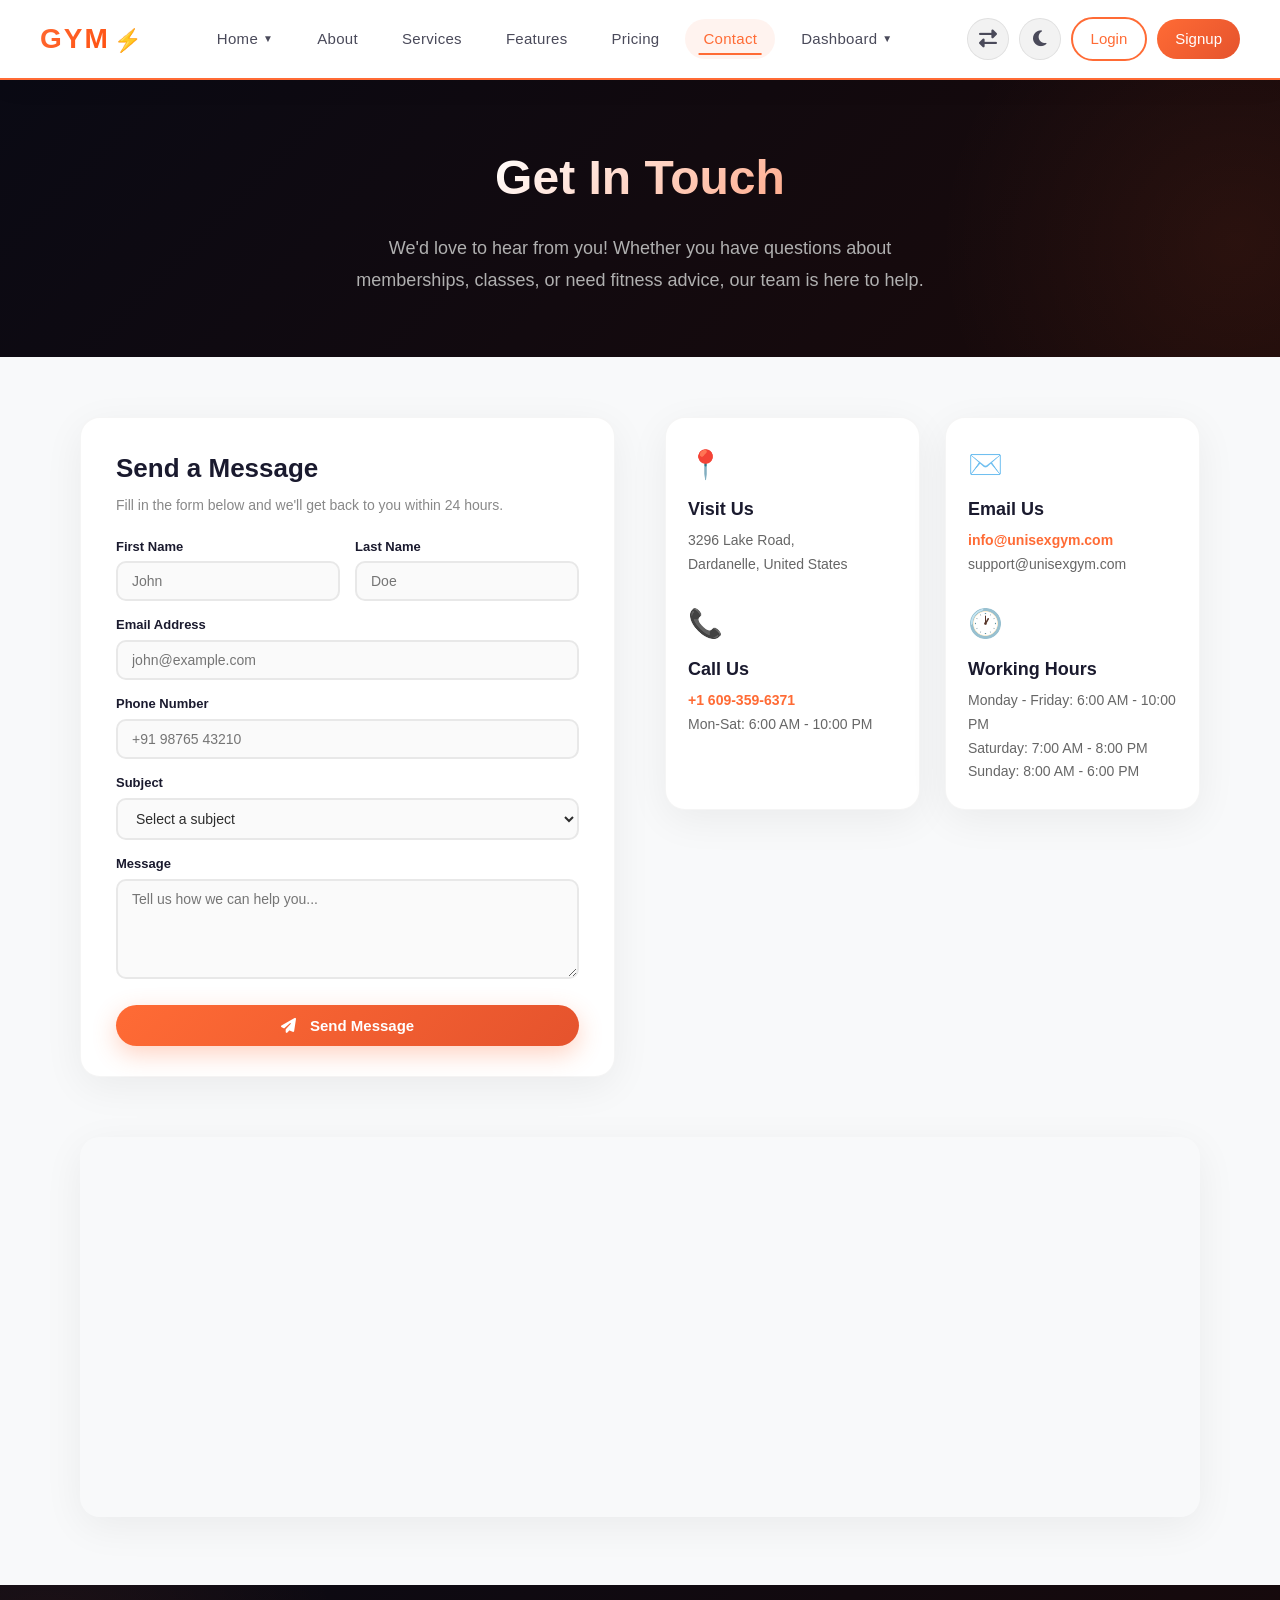
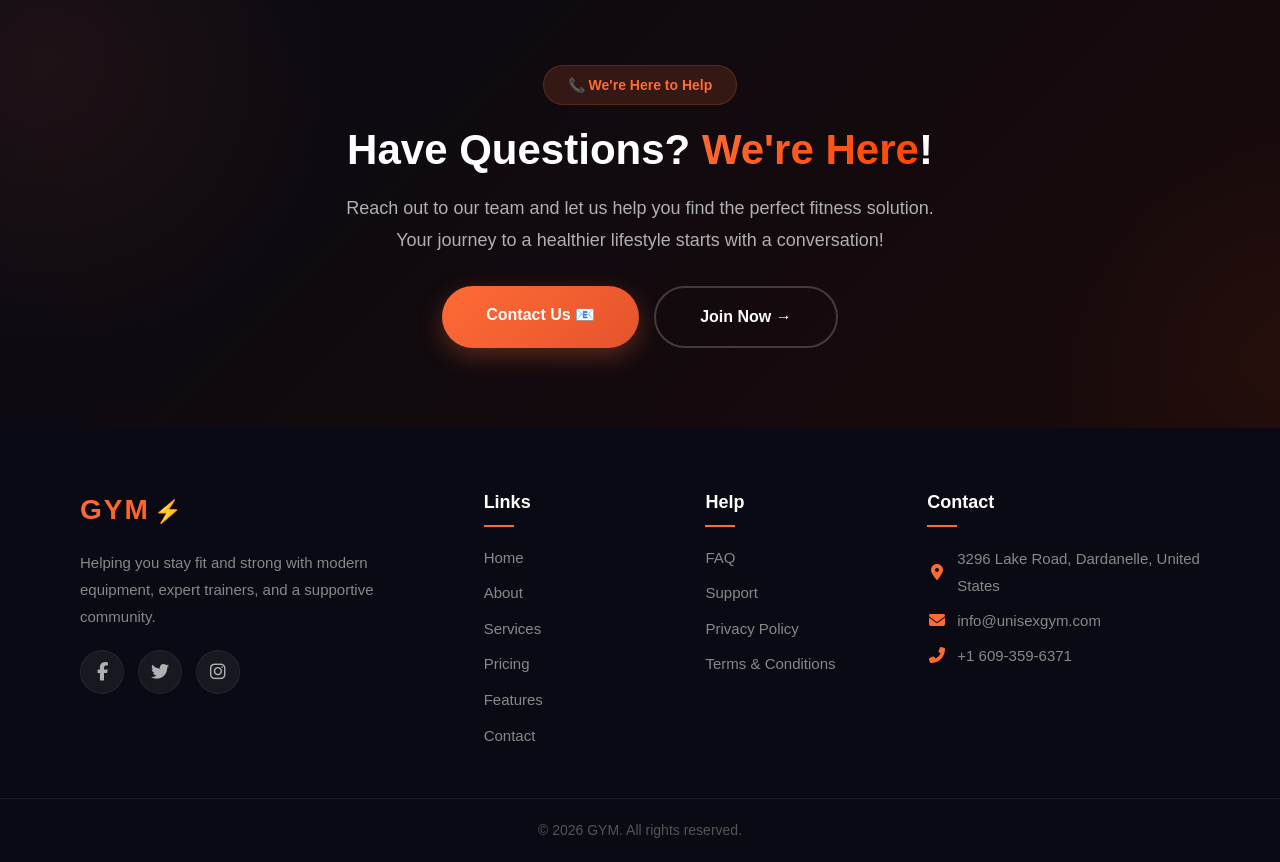
<file: contact.html>
<!DOCTYPE html>
<html lang="en" dir="ltr">
<head>
  <meta charset="UTF-8">
  <meta name="viewport" content="width=device-width, initial-scale=1.0">
  <title>Contact Us - Gym</title>
  <link rel="stylesheet" href="https://cdnjs.cloudflare.com/ajax/libs/font-awesome/6.4.0/css/all.min.css">
  <style>
    /* ===== RESET & BASE ===== */
    * {
        margin: 0;
        padding: 0;
        box-sizing: border-box;
        transition: all 0.3s ease;
    }

    body {
        font-family: 'Segoe UI', Tahoma, Geneva, Verdana, sans-serif;
        line-height: 1.6;
        color: #2d2d2d;
        background: #f8f9fa;
        padding-top: 80px;
        transition: all 0.3s ease;
    }

    /* ===== DARK MODE - COMPLETE ===== */
    body.dark-mode {
        background: #1a1a2e !important;
        color: #e0e0e0 !important;
    }

    body.dark-mode .contact-form,
    body.dark-mode .info-card {
        background: #2a2a3e !important;
        border-color: rgba(255, 255, 255, 0.05) !important;
    }

    body.dark-mode .contact-form h2,
    body.dark-mode .contact-form .subtitle,
    body.dark-mode .info-card h3,
    body.dark-mode .info-card p {
        color: #e0e0e0 !important;
    }

    body.dark-mode .form-group label {
        color: #ddd !important;
    }

    body.dark-mode .form-group input,
    body.dark-mode .form-group textarea,
    body.dark-mode .form-group select {
        background: #3a3a4e !important;
        color: #e0e0e0 !important;
        border-color: #4a4a5e !important;
    }

    body.dark-mode .form-group input:focus,
    body.dark-mode .form-group textarea:focus,
    body.dark-mode .form-group select:focus {
        background: #4a4a5e !important;
        border-color: #ff6b35 !important;
    }

    body.dark-mode .contact-hero {
        background: linear-gradient(135deg, #0a0a14 0%, #1a0a0a 100%) !important;
    }

    body.dark-mode .contact-hero h1 {
        color: #ffffff !important;
    }

    body.dark-mode .contact-hero p {
        color: #cccccc !important;
    }

    body.dark-mode nav {
        background: rgba(10, 10, 20, 0.98) !important;
    }

    body.dark-mode .dropdown-menu {
        background: rgba(20, 20, 40, 0.98) !important;
    }

    body.dark-mode .icon-btn {
        background: rgba(255, 255, 255, 0.05) !important;
        border-color: rgba(255, 255, 255, 0.08) !important;
        color: #e0e0e0 !important;
    }

    body.dark-mode .icon-btn:hover {
        background: #ff6b35 !important;
        color: #ffffff !important;
    }

    body.dark-mode footer {
        background: #0a0a14 !important;
    }

    body.dark-mode .nav-link-btn {
        color: #e0e0e0;
    }

    body.dark-mode .nav-link-btn:hover {
        color: #ff6b35;
    }

    body.dark-mode .nav-link-btn.login-btn {
        color: #ff6b35;
        border-color: #ff6b35;
    }

    body.dark-mode .nav-link-btn.login-btn:hover {
        background: #ff6b35;
        color: #fff;
    }

    /* ===== RTL MODE ===== */
    html.rtl-mode {
        direction: rtl;
    }

    html.rtl-mode body {
        direction: rtl;
    }

    html.rtl-mode .icon-group {
        flex-direction: row-reverse;
    }

    html.rtl-mode nav .logo::after {
        margin-left: 0;
        margin-right: 4px;
    }

    html.rtl-mode .contact-hero h1,
    html.rtl-mode .contact-hero p {
        direction: rtl;
        text-align: right;
    }

    html.rtl-mode .contact-form h2,
    html.rtl-mode .contact-form .subtitle {
        direction: rtl;
        text-align: right;
    }

    html.rtl-mode .form-group label {
        direction: rtl;
        text-align: right;
    }

    html.rtl-mode .form-group input,
    html.rtl-mode .form-group textarea,
    html.rtl-mode .form-group select {
        text-align: right;
    }

    html.rtl-mode .form-row {
        direction: rtl;
    }

    html.rtl-mode .info-card {
        direction: rtl;
        text-align: right;
    }

    html.rtl-mode .info-card .icon {
        display: block;
        text-align: right;
    }

    html.rtl-mode .footer-container {
        direction: rtl;
    }

    html.rtl-mode .footer-about {
        direction: rtl;
        text-align: right;
    }

    html.rtl-mode .social-icons {
        flex-direction: row-reverse;
    }

    html.rtl-mode .footer-links h4::after,
    html.rtl-mode .footer-help h4::after,
    html.rtl-mode .footer-contact h4::after {
        left: auto !important;
        right: 0 !important;
    }

    html.rtl-mode .footer-links ul,
    html.rtl-mode .footer-help ul {
        direction: rtl;
        padding-right: 0;
    }

    html.rtl-mode .footer-links ul li a:hover,
    html.rtl-mode .footer-help ul li a:hover {
        transform: translateX(-4px) !important;
    }

    html.rtl-mode .footer-contact p {
        flex-direction: row-reverse;
    }

    html.rtl-mode .footer-contact p .icon {
        margin-left: 10px;
        margin-right: 0;
    }

    html.rtl-mode .dropdown-menu {
        left: auto !important;
        right: 0 !important;
    }

    html.rtl-mode .dropdown-menu li a .check-mark {
        margin-right: 0;
        margin-left: 10px;
    }

    html.rtl-mode .dropdown-menu li a:hover {
        padding-left: 20px !important;
        padding-right: 25px !important;
    }

    html.rtl-mode .submit-btn {
        direction: rtl;
    }

    html.rtl-mode .submit-btn i {
        margin-right: 0 !important;
        margin-left: 10px !important;
    }

    html.rtl-mode .cta-home-content h2,
    html.rtl-mode .cta-home-content p {
        direction: rtl;
    }

    html.rtl-mode .cta-home-content .cta-buttons {
        flex-direction: row-reverse;
    }

    /* ===== NAVBAR (FROM INDEX.HTML) ===== */
    body {
        margin: 0;
        font-family: sans-serif;
        padding-top: 80px;
        background-color: #f8f9fa;
        color: #1a1a24;
        transition: background-color 0.3s ease, color 0.3s ease;
    }

    nav {
        position: fixed;
        top: 0;
        left: 0;
        width: 100%;
        z-index: 1000;
        background: rgba(255, 255, 255, 0.95);
        backdrop-filter: blur(12px);
        -webkit-backdrop-filter: blur(12px);
        padding: 0 40px;
        display: flex;
        justify-content: space-between;
        align-items: center;
        height: 80px;
        box-shadow: 0 4px 30px rgba(0, 0, 0, 0.05);
        border-bottom: 2px solid #ff6b35;
        box-sizing: border-box;
        transition: background 0.3s ease, border 0.3s ease, box-shadow 0.3s ease;
    }

    nav *, nav *::before, nav *::after {
        box-sizing: border-box;
    }

    nav .logo {
        font-size: 28px;
        font-weight: 800;
        color: #ff6b35;
        letter-spacing: 2px;
        text-transform: uppercase;
        background: linear-gradient(135deg, #ff6b35, #ff4500);
        -webkit-background-clip: text;
        -webkit-text-fill-color: transparent;
        background-clip: text;
        cursor: pointer;
        text-decoration: none;
    }

    nav .logo::after {
        content: "⚡";
        font-size: 22px;
        -webkit-text-fill-color: initial;
        margin-left: 4px;
    }

    nav .nav-links {
        list-style: none;
        display: flex;
        gap: 8px;
        align-items: center;
        margin: 0;
        padding: 0;
    }

    nav .nav-links li {
        position: relative;
    }

    nav .nav-links li a {
        color: #4a4a5a;
        text-decoration: none;
        font-size: 15px;
        font-weight: 500;
        padding: 8px 18px;
        border-radius: 25px;
        transition: all 0.3s ease;
        letter-spacing: 0.3px;
        display: flex;
        align-items: center;
        gap: 5px;
    }

    nav .nav-links li a::after {
        content: '';
        position: absolute;
        bottom: 4px;
        left: 50%;
        transform: translateX(-50%);
        width: 0;
        height: 2px;
        background: #ff6b35;
        transition: width 0.3s ease;
    }

    nav .nav-links li a:hover::after,
    nav .nav-links li a.active::after {
        width: 70%;
    }

    nav .nav-links li a:hover,
    nav .nav-links li a.active {
        color: #ff6b35;
        background: rgba(255, 107, 53, 0.08);
    }

    nav .nav-links li a .dropdown-icon {
        font-size: 10px;
        transition: transform 0.3s ease;
    }

    /* ===== DROPDOWN FOR DESKTOP ===== */
    .dropdown-menu {
        position: absolute;
        top: 100%;
        left: 0;
        background: #ffffff;
        min-width: 200px;
        border-radius: 12px;
        padding: 8px 0;
        box-shadow: 0 20px 60px rgba(0, 0, 0, 0.1);
        border: 1px solid rgba(0, 0, 0, 0.05);
        opacity: 0;
        visibility: hidden;
        transform: translateY(-10px);
        transition: all 0.3s ease;
        z-index: 1000;
        list-style: none;
    }

    .dropdown-menu.show {
        opacity: 1;
        visibility: visible;
        transform: translateY(0);
    }

    .dropdown-menu li a {
        display: block !important;
        padding: 10px 20px !important;
        font-size: 14px !important;
        border-radius: 0 !important;
    }

    .dropdown-menu li a:hover {
        padding-left: 25px !important;
    }

    .dropdown-menu li a::after { display: none !important; }

    .dropdown-menu li a .check-mark {
        margin-right: 10px;
        color: #ff6b35;
        opacity: 0;
    }

    .dropdown-menu li a.active .check-mark { opacity: 1; }

    /* UTILITY BUTTON GROUPS */
    .icon-group {
        display: flex;
        gap: 10px;
        align-items: center;
    }

    .icon-btn {
        background: rgba(0, 0, 0, 0.05);
        border: 1px solid rgba(0, 0, 0, 0.08);
        color: #4a4a5a;
        width: 42px;
        height: 42px;
        border-radius: 50%;
        font-size: 18px;
        cursor: pointer;
        display: flex;
        align-items: center;
        justify-content: center;
        transition: all 0.3s ease;
    }

    .icon-btn:hover {
        background: #ff6b35;
        color: #fff;
        transform: scale(1.05);
    }

    .nav-link-btn {
        color: #4a4a5a;
        text-decoration: none;
        font-size: 15px;
        font-weight: 500;
        padding: 8px 18px;
        border-radius: 25px;
        transition: all 0.3s ease;
    }

    .nav-link-btn.login-btn { color: #ff6b35; border: 2px solid #ff6b35; }
    .nav-link-btn.login-btn:hover { background: #ff6b35; color: #fff; }
    .nav-link-btn.signup-btn { background: linear-gradient(135deg, #ff6b35, #e5532d); color: #fff; }
    .nav-link-btn.signup-btn:hover { transform: translateY(-2px); box-shadow: 0 8px 25px rgba(255, 107, 53, 0.3); }

    .hamburger {
        display: none;
        flex-direction: column;
        gap: 5px;
        cursor: pointer;
        padding: 8px 10px;
        background: rgba(0, 0, 0, 0.05);
        border: 1px solid rgba(0, 0, 0, 0.08);
        border-radius: 8px;
    }

    .hamburger span {
        display: block;
        width: 26px;
        height: 3px;
        background: #4a4a5a;
        border-radius: 3px;
        transition: all 0.3s ease;
    }

    /* HAMBURGER CROSS ANIMATION */
    .hamburger.active span:nth-child(1) { transform: rotate(45deg) translate(5px, 6px); }
    .hamburger.active span:nth-child(2) { opacity: 0; }
    .hamburger.active span:nth-child(3) { transform: rotate(-45deg) translate(5px, -6px); }

    .mobile-only { display: none; }

    /* ===================================================
       ===== IPAD AIR & TABLET RESPONSIVE STYLES =====
       =================================================== */
    @media screen and (max-width: 1024px) {
        nav { padding: 0 24px; }
        nav .icon-group { display: none; }
        .hamburger { display: flex; z-index: 1001; }

        /* Drawer Box Setup */
        nav .nav-links {
            position: fixed;
            top: 0;
            right: -100%; 
            width: 320px; 
            height: 100vh;
            background: #ffffff;
            border-left: 2px solid #ff6b35;
            flex-direction: column;
            align-items: flex-start;
            justify-content: flex-start;
            padding: 100px 24px 40px 24px;
            gap: 12px;
            transition: right 0.4s cubic-bezier(0.16, 1, 0.3, 1), left 0.4s cubic-bezier(0.16, 1, 0.3, 1), background 0.3s ease;
            overflow-y: auto;
            box-shadow: -10px 0 30px rgba(0,0,0,0.05);
        }

        nav .nav-links.active { right: 0; }
        nav .nav-links li { width: 100%; }
        nav .nav-links li a { justify-content: space-between; width: 100%; padding: 12px 16px; color: #4a4a5a; }
        nav .nav-links li a::after { display: none; }

        /* Mobile Menu Accordion */
        .dropdown-menu {
            position: static;
            opacity: 1;
            visibility: visible;
            transform: none;
            max-height: 0;
            overflow: hidden;
            padding: 0;
            background: rgba(0, 0, 0, 0.02);
            border: none;
            margin-top: 0;
            transition: max-height 0.3s ease-out;
            box-shadow: none;
        }

        .dropdown-menu.show { max-height: 200px; margin-top: 4px; }
        .dropdown-trigger.show .dropdown-icon { transform: rotate(180deg); }
        .mobile-only { display: flex !important; }

        .mobile-auth {
            margin-top: 20px;
            border-top: 1px solid rgba(0, 0, 0, 0.08);
            padding-top: 24px;
            gap: 12px;
        }
        .mobile-auth .nav-link-btn { flex: 1; text-align: center; display: inline-block; }
        .mobile-actions { margin-top: 8px; gap: 12px; }
        .mobile-actions .icon-btn { border-radius: 20px; width: auto; padding: 0 20px; flex: 1; font-size: 14px; gap: 8px; }
    }

    /* ===================================================
       ============== DARK MODE SELECTION =================
       =================================================== */
    body.dark-mode {
        background-color: #05050a;
        color: #e0e0e0;
    }
    body.dark-mode nav {
        background: rgba(10, 10, 20, 0.95);
        box-shadow: 0 4px 30px rgba(0, 0, 0, 0.3);
    }
    body.dark-mode nav .nav-links li a {
        color: #e0e0e0;
    }
    body.dark-mode .dropdown-menu {
        background: #0a0a14;
        border-color: rgba(255, 255, 255, 0.06);
        box-shadow: 0 20px 60px rgba(0, 0, 0, 0.4);
    }
    body.dark-mode .dropdown-menu li a {
        color: #e0e0e0;
    }
    body.dark-mode .icon-btn {
        background: rgba(255, 255, 255, 0.08);
        border-color: rgba(255, 255, 255, 0.12);
        color: #e0e0e0;
    }
    body.dark-mode .hamburger {
        background: rgba(255, 255, 255, 0.08);
        border-color: rgba(255, 255, 255, 0.12);
    }
    body.dark-mode .hamburger span {
        background: #e0e0e0;
    }
    @media screen and (max-width: 1024px) {
        body.dark-mode nav .nav-links {
            background: #0a0a14;
            box-shadow: -10px 0 30px rgba(0,0,0,0.5);
        }
        body.dark-mode nav .nav-links li a {
            color: #e0e0e0;
        }
        body.dark-mode .dropdown-menu {
            background: rgba(255, 255, 255, 0.03);
        }
        body.dark-mode .mobile-auth {
            border-top-color: rgba(255, 255, 255, 0.1);
        }
    }

    /* ===================================================
       ============== RTL MODE SELECTION ==================
       =================================================== */
    html.rtl-mode {
        direction: rtl;
    }
    @media screen and (max-width: 1024px) {
        html.rtl-mode nav .nav-links {
            left: -100%;
            right: auto;
            border-left: none;
            border-right: 2px solid #ff6b35;
            box-shadow: 10px 0 30px rgba(0,0,0,0.4);
        }
        html.rtl-mode nav .nav-links.active {
            left: 0;
            right: auto;
        }
    }

    /* ===== CONTACT PAGE SPECIFIC STYLES ===== */
    .contact-hero {
        background: linear-gradient(135deg, #0a0a14 0%, #1a0a0a 100%);
        padding: 60px 40px;
        text-align: center;
        position: relative;
        overflow: hidden;
        transition: all 0.3s ease;
    }

    .contact-hero::before {
        content: '';
        position: absolute;
        top: -50%;
        right: -20%;
        width: 600px;
        height: 600px;
        background: radial-gradient(circle, rgba(255, 107, 53, 0.08) 0%, transparent 70%);
        border-radius: 50%;
    }

    .contact-hero-content {
        max-width: 800px;
        margin: 0 auto;
        position: relative;
        z-index: 1;
    }

    .contact-hero h1 {
        font-size: 48px;
        font-weight: 800;
        color: #fff;
        margin-bottom: 15px;
        background: linear-gradient(135deg, #fff 30%, #ff6b35 100%);
        -webkit-background-clip: text;
        -webkit-text-fill-color: transparent;
        background-clip: text;
        transition: all 0.3s ease;
    }

    .contact-hero p {
        color: #b0b0b0;
        font-size: 18px;
        max-width: 600px;
        margin: 0 auto;
        line-height: 1.8;
        transition: all 0.3s ease;
    }

    .contact-section {
        max-width: 1200px;
        margin: 0 auto;
        padding: 60px 40px;
        display: grid;
        grid-template-columns: 1fr 1fr;
        gap: 50px;
    }

    /* Contact Form - Compact */
    .contact-form {
        background: #fff;
        padding: 30px 35px;
        border-radius: 20px;
        box-shadow: 0 10px 40px rgba(0, 0, 0, 0.06);
        border: 1px solid rgba(0, 0, 0, 0.04);
        transition: all 0.3s ease;
    }

    .contact-form h2 {
        font-size: 26px;
        color: #1a1a2e;
        margin-bottom: 5px;
        transition: all 0.3s ease;
    }

    .contact-form .subtitle {
        color: #888;
        margin-bottom: 20px;
        font-size: 14px;
        transition: all 0.3s ease;
    }

    .form-group {
        margin-bottom: 14px;
    }

    .form-group label {
        display: block;
        font-weight: 600;
        color: #1a1a2e;
        margin-bottom: 4px;
        font-size: 13px;
        transition: all 0.3s ease;
    }

    .form-group input,
    .form-group textarea,
    .form-group select {
        width: 100%;
        padding: 10px 14px;
        border: 2px solid #e8e8e8;
        border-radius: 10px;
        font-size: 14px;
        font-family: inherit;
        transition: all 0.3s ease;
        background: #fafafa;
        color: #2d2d2d;
    }

    .form-group input:focus,
    .form-group textarea:focus,
    .form-group select:focus {
        outline: none;
        border-color: #ff6b35;
        background: #fff;
        box-shadow: 0 0 0 4px rgba(255, 107, 53, 0.1);
    }

    .form-group textarea {
        resize: vertical;
        min-height: 100px;
    }

    .form-row {
        display: grid;
        grid-template-columns: 1fr 1fr;
        gap: 15px;
    }

    .submit-btn {
        background: linear-gradient(135deg, #ff6b35, #e5532d);
        color: #fff;
        padding: 12px 40px;
        border: none;
        border-radius: 50px;
        font-size: 15px;
        font-weight: 600;
        cursor: pointer;
        transition: all 0.3s ease;
        width: 100%;
        box-shadow: 0 8px 25px rgba(255, 107, 53, 0.3);
        margin-top: 5px;
    }

    .submit-btn:hover {
        transform: translateY(-3px);
        box-shadow: 0 12px 35px rgba(255, 107, 53, 0.4);
    }

    /* Contact Info - 2 Cards Layout */
    .contact-info {
        display: grid;
        grid-template-columns: 1fr 1fr;
        gap: 25px;
        align-content: start;
    }

    .info-card {
        background: #fff;
        padding: 25px 22px;
        border-radius: 20px;
        box-shadow: 0 10px 40px rgba(0, 0, 0, 0.06);
        border: 1px solid rgba(0, 0, 0, 0.04);
        transition: all 0.3s ease;
    }

    .info-card:hover {
        transform: translateY(-5px);
        box-shadow: 0 15px 50px rgba(255, 107, 53, 0.1);
        border-color: rgba(255, 107, 53, 0.15);
    }

    .info-card .icon {
        font-size: 28px;
        color: #ff6b35;
        margin-bottom: 8px;
        display: block;
    }

    .info-card h3 {
        color: #1a1a2e;
        font-size: 18px;
        margin-bottom: 5px;
        transition: all 0.3s ease;
    }

    .info-card p {
        color: #666;
        font-size: 14px;
        line-height: 1.7;
        transition: all 0.3s ease;
    }

    .info-card .highlight {
        color: #ff6b35;
        font-weight: 600;
    }

    /* Map Section */
    .map-section {
        max-width: 1200px;
        margin: 0 auto 60px;
        padding: 0 40px;
    }

    .map-section iframe {
        width: 100%;
        height: 380px;
        border: none;
        border-radius: 20px;
        box-shadow: 0 10px 40px rgba(0, 0, 0, 0.06);
    }
    
    /* ===== UPDATED CTA SECTION ===== */
    .cta-home {
        background: linear-gradient(135deg, #0a0a14 0%, #1a0a0a 100%);
        padding: 80px 40px;
        text-align: center;
        position: relative;
        overflow: hidden;
    }

    .cta-home::before {
        content: '';
        position: absolute;
        top: -50%;
        left: -20%;
        width: 600px;
        height: 600px;
        background: radial-gradient(circle, rgba(255, 107, 53, 0.08) 0%, transparent 70%);
        border-radius: 50%;
        animation: ctaFloat 15s ease-in-out infinite;
    }

    .cta-home::after {
        content: '';
        position: absolute;
        bottom: -40%;
        right: -20%;
        width: 500px;
        height: 500px;
        background: radial-gradient(circle, rgba(255, 107, 53, 0.05) 0%, transparent 70%);
        border-radius: 50%;
        animation: ctaFloat 20s ease-in-out infinite reverse;
    }

    @keyframes ctaFloat {
        0% { transform: translate(0, 0) scale(1); }
        50% { transform: translate(30px, -30px) scale(1.1); }
        100% { transform: translate(0, 0) scale(1); }
    }

    .cta-home-content {
        max-width: 800px;
        margin: 0 auto;
        position: relative;
        z-index: 1;
    }

    .cta-home-content .cta-badge {
        display: inline-block;
        background: rgba(255, 107, 53, 0.15);
        color: #ff6b35;
        padding: 8px 24px;
        border-radius: 50px;
        font-size: 14px;
        font-weight: 600;
        margin-bottom: 20px;
        border: 1px solid rgba(255, 107, 53, 0.2);
        animation: pulse 2s infinite;
    }

    @keyframes pulse {
        0% { transform: scale(1); }
        50% { transform: scale(1.05); }
        100% { transform: scale(1); }
    }

    .cta-home-content h2 {
        font-size: 42px;
        font-weight: 800;
        color: #fff;
        margin-bottom: 16px;
        line-height: 1.2;
    }

    .cta-home-content h2 span {
        background: linear-gradient(135deg, #ff6b35, #ff4500);
        -webkit-background-clip: text;
        -webkit-text-fill-color: transparent;
        background-clip: text;
    }

    .cta-home-content p {
        color: #b0b0b0;
        font-size: 18px;
        line-height: 1.8;
        max-width: 600px;
        margin: 0 auto 30px;
    }

    .cta-home-content .cta-buttons {
        display: flex;
        gap: 15px;
        justify-content: center;
        flex-wrap: wrap;
    }

    .cta-home-content .cta-btn-primary {
        display: inline-block;
        background: linear-gradient(135deg, #ff6b35, #e5532d);
        color: #fff;
        padding: 16px 44px;
        border-radius: 50px;
        text-decoration: none;
        font-weight: 600;
        font-size: 16px;
        transition: all 0.3s ease;
        box-shadow: 0 8px 25px rgba(255, 107, 53, 0.3);
        border: none;
        cursor: pointer;
    }

    .cta-home-content .cta-btn-primary:hover {
        transform: translateY(-3px);
        box-shadow: 0 12px 35px rgba(255, 107, 53, 0.4);
    }

    .cta-home-content .cta-btn-secondary {
        display: inline-block;
        background: transparent;
        color: #fff;
        padding: 16px 44px;
        border-radius: 50px;
        text-decoration: none;
        font-weight: 600;
        font-size: 16px;
        transition: all 0.3s ease;
        border: 2px solid rgba(255, 255, 255, 0.2);
        cursor: pointer;
    }

    .cta-home-content .cta-btn-secondary:hover {
        background: rgba(255, 255, 255, 0.05);
        border-color: #ff6b35;
        transform: translateY(-3px);
    }

    body.dark-mode .cta-home {
        background: linear-gradient(135deg, #0a0a14 0%, #1a0a0a 100%) !important;
    }

    body.dark-mode .cta-home-content h2 {
        color: #ffffff !important;
    }

    body.dark-mode .cta-home-content p {
        color: #cccccc !important;
    }

    @media (max-width: 768px) {
        .cta-home {
            padding: 50px 20px;
        }
        .cta-home-content h2 {
            font-size: 30px;
        }
        .cta-home-content p {
            font-size: 16px;
        }
        .cta-home-content .cta-buttons {
            flex-direction: column;
            align-items: center;
        }
        .cta-home-content .cta-btn-primary,
        .cta-home-content .cta-btn-secondary {
            width: 100%;
            max-width: 300px;
            text-align: center;
        }
    }

    @media (max-width: 480px) {
        .cta-home-content h2 {
            font-size: 26px;
        }
        .cta-home-content .cta-btn-primary,
        .cta-home-content .cta-btn-secondary {
            padding: 14px 30px;
            font-size: 15px;
        }
    }

    /* ===== FOOTER ===== */
    footer {
        background: #0a0a14;
        color: #b0b0b0;
        margin-top: 0;
    }

    .footer-container {
        max-width: 1200px;
        margin: 0 auto;
        padding: 60px 40px 40px;
        display: grid;
        grid-template-columns: 2fr 1fr 1fr 1.5fr;
        gap: 40px;
    }

    /* ===== FOOTER LOGO - SAME AS NAVBAR ===== */
    .footer-about h3 {
        font-size: 28px;
        font-weight: 800;
        color: #ff6b35;
        letter-spacing: 2px;
        text-transform: uppercase;
        background: linear-gradient(135deg, #ff6b35, #ff4500);
        -webkit-background-clip: text;
        -webkit-text-fill-color: transparent;
        background-clip: text;
        margin-bottom: 16px;
        cursor: pointer;
    }

    .footer-about h3::after {
        content: "⚡";
        font-size: 22px;
        -webkit-text-fill-color: initial;
        margin-left: 4px;
        color: #ff6b35;
    }

    .footer-about p {
        font-size: 15px;
        line-height: 1.8;
        margin-bottom: 20px;
        color: #888;
    }

    .social-icons {
        display: flex;
        gap: 14px;
    }

    .social-icons a {
        display: inline-flex;
        align-items: center;
        justify-content: center;
        width: 44px;
        height: 44px;
        background: rgba(255, 255, 255, 0.06);
        border-radius: 50%;
        color: #b0b0b0;
        text-decoration: none;
        transition: all 0.3s ease;
        font-size: 18px;
        border: 1px solid rgba(255, 255, 255, 0.06);
    }

    .social-icons a:hover {
        background: #ff6b35;
        color: #fff;
        transform: translateY(-3px);
        border-color: #ff6b35;
        box-shadow: 0 8px 25px rgba(255, 107, 53, 0.25);
    }

    .footer-links h4,
    .footer-help h4,
    .footer-contact h4 {
        color: #fff;
        font-size: 18px;
        font-weight: 600;
        margin-bottom: 18px;
        position: relative;
        padding-bottom: 10px;
    }

    .footer-links h4::after,
    .footer-help h4::after,
    .footer-contact h4::after {
        content: '';
        position: absolute;
        bottom: 0;
        left: 0;
        width: 30px;
        height: 2px;
        background: #ff6b35;
    }

    .footer-links ul,
    .footer-help ul {
        list-style: none;
    }

    .footer-links ul li,
    .footer-help ul li {
        margin-bottom: 10px;
    }

    .footer-links ul li a,
    .footer-help ul li a {
        color: #888;
        text-decoration: none;
        font-size: 15px;
        transition: all 0.3s ease;
        display: inline-block;
    }

    .footer-links ul li a:hover,
    .footer-help ul li a:hover {
        color: #ff6b35;
        transform: translateX(4px);
    }

    .footer-contact p {
        font-size: 15px;
        line-height: 1.8;
        color: #888;
        margin-bottom: 8px;
        display: flex;
        align-items: center;
        gap: 10px;
    }

    .footer-contact p .icon {
        color: #ff6b35;
        font-size: 16px;
        min-width: 20px;
        display: inline-flex;
        align-items: center;
        justify-content: center;
    }

    .footer-bottom {
        border-top: 1px solid rgba(255, 255, 255, 0.06);
        padding: 20px 40px;
        text-align: center;
        font-size: 14px;
        color: #555;
    }

    .footer-bottom p {
        max-width: 1200px;
        margin: 0 auto;
    }

    /* ===== SCROLLBAR ===== */
    ::-webkit-scrollbar {
        width: 10px;
    }

    ::-webkit-scrollbar-track {
        background: #0a0a14;
    }

    ::-webkit-scrollbar-thumb {
        background: #ff6b35;
        border-radius: 5px;
    }

    ::-webkit-scrollbar-thumb:hover {
        background: #e5532d;
    }

    /* ===== DARK MODE OVERRIDES ===== */
    body.dark-mode .footer-contact p .icon {
        color: #ff6b35 !important;
    }

    /* ===== RESPONSIVE ===== */
    @media (max-width: 1024px) {
        .footer-container {
            grid-template-columns: 1fr 1fr;
            gap: 30px;
        }
        
        .contact-section {
            grid-template-columns: 1fr;
            gap: 30px;
        }

        .contact-info {
            grid-template-columns: 1fr 1fr;
        }
    }

    @media (max-width: 768px) {
        body {
            padding-top: 70px;
        }

        .contact-hero {
            padding: 40px 20px;
        }

        .contact-hero h1 {
            font-size: 32px;
        }

        .contact-hero p {
            font-size: 16px;
        }

        .contact-section {
            padding: 40px 20px;
        }

        .contact-form {
            padding: 20px;
        }

        .form-row {
            grid-template-columns: 1fr;
            gap: 0;
        }

        .contact-info {
            grid-template-columns: 1fr 1fr;
            gap: 15px;
        }

        .info-card {
            padding: 18px 15px;
        }

        .info-card .icon {
            font-size: 22px;
        }

        .info-card h3 {
            font-size: 16px;
        }

        .info-card p {
            font-size: 13px;
        }

        .footer-container {
            grid-template-columns: 1fr;
            padding: 40px 20px 30px;
            gap: 30px;
        }

        .footer-bottom {
            padding: 15px 20px;
        }

        .map-section {
            padding: 0 20px;
        }

        .map-section iframe {
            height: 220px;
        }
    }

    @media (max-width: 480px) {
        .contact-hero h1 {
            font-size: 26px;
        }

        .contact-info {
            grid-template-columns: 1fr;
            gap: 15px;
        }

        .info-card {
            padding: 15px 12px;
        }

        .contact-form {
            padding: 15px;
        }

        .contact-form h2 {
            font-size: 22px;
        }

        .footer-contact p {
            font-size: 14px;
        }
    }
  </style>
</head>
<body>

<!-- ===== NAVBAR (FROM INDEX.HTML - REPLACED) ===== -->
<nav>
  <a href="index.html" class="logo">GYM</a>

  <!-- Main Navigation Links & Side Drawer -->
  <ul class="nav-links" id="navLinks">
    <li class="dropdown-parent">
      <a href="#" class="dropdown-trigger" id="homeLink">
        Home <span class="dropdown-icon">▼</span>
      </a>
      <ul class="dropdown-menu" id="homeDropdown">
        <li><a href="index.html" id="home1Option"><span class="check-mark">✓</span> Home 1</a></li>
        <li><a href="home2.html" id="home2Option"><span class="check-mark">✓</span> Home 2</a></li>
      </ul>
    </li>
    <li><a href="about.html">About</a></li>
    <li><a href="services.html">Services</a></li>
    <li><a href="features.html">Features</a></li>
    <li><a href="pricing.html">Pricing</a></li>
    <li><a href="contact.html" class="active">Contact</a></li>
    <li class="dropdown-parent">
      <a href="#" class="dropdown-trigger" id="dashboardLink">
        Dashboard <span class="dropdown-icon">▼</span>
      </a>
      <ul class="dropdown-menu" id="dashboardDropdown">
        <li><a href="dashboard.html" id="adminPanelOption"><span class="check-mark">✓</span> Admin Panel</a></li>
        <li><a href="users.html" id="userPanelOption"><span class="check-mark">✓</span> User Panel</a></li>
      </ul>
    </li>

    <!-- Tablet / Mobile Specific Drawer Items -->
    <li class="mobile-only mobile-auth">
      <a href="login.html" class="nav-link-btn login-btn">Login</a>
      <a href="signup.html" class="nav-link-btn signup-btn">Signup</a>
    </li>
    <li class="mobile-only mobile-actions">
      <button id="mobile-slide-toggle" class="icon-btn" title="Toggle RTL/LTR"><i class="fas fa-exchange-alt"></i> RTL</button>
      <button id="mobile-dark-light" class="icon-btn" title="Toggle Dark/Light Mode"><i class="fas fa-moon"></i> Dark</button>
    </li>
  </ul>

  <!-- Desktop Action Group (Hidden on iPad/Mobile view) -->
  <div class="icon-group">
    <button id="slide-toggle" class="icon-btn" title="Toggle RTL/LTR"><i class="fas fa-exchange-alt"></i></button>
    <button id="dark-light" class="icon-btn" title="Toggle Dark/Light Mode"><i class="fas fa-moon"></i></button>
    <a href="login.html" class="nav-link-btn login-btn">Login</a>
    <a href="signup.html" class="nav-link-btn signup-btn">Signup</a>
  </div>

  <!-- Hamburger Icon (Visible on iPad/Mobile view) -->
  <button class="hamburger" id="hamburger" aria-label="Toggle menu">
    <span></span>
    <span></span>
    <span></span>
  </button>
</nav>

  <!-- ===== CONTACT HERO SECTION ===== -->
  <section class="contact-hero">
    <div class="contact-hero-content">
      <h1>Get In Touch</h1>
      <p>We'd love to hear from you! Whether you have questions about memberships, classes, or need fitness advice, our team is here to help.</p>
    </div>
  </section>

  <!-- ===== CONTACT SECTION ===== -->
  <section class="contact-section">
    <!-- Contact Form -->
    <div class="contact-form">
      <h2>Send a Message</h2>
      <p class="subtitle">Fill in the form below and we'll get back to you within 24 hours.</p>
      
      <form id="contactForm">
        <div class="form-row">
          <div class="form-group">
            <label for="firstName">First Name</label>
            <input type="text" id="firstName" placeholder="John" required>
          </div>
          <div class="form-group">
            <label for="lastName">Last Name</label>
            <input type="text" id="lastName" placeholder="Doe" required>
          </div>
        </div>
        
        <div class="form-group">
          <label for="email">Email Address</label>
          <input type="email" id="email" placeholder="john@example.com" required>
        </div>
        
        <div class="form-group">
          <label for="phone">Phone Number</label>
          <input type="tel" id="phone" placeholder="+91 98765 43210">
        </div>
        
        <div class="form-group">
          <label for="subject">Subject</label>
          <select id="subject">
            <option value="">Select a subject</option>
            <option value="membership">Membership Inquiry</option>
            <option value="classes">Classes & Training</option>
            <option value="feedback">Feedback</option>
            <option value="support">Support</option>
            <option value="other">Other</option>
          </select>
        </div>
        
        <div class="form-group">
          <label for="message">Message</label>
          <textarea id="message" placeholder="Tell us how we can help you..." required></textarea>
        </div>
        
        <button type="submit" class="submit-btn">
          <i class="fas fa-paper-plane" style="margin-right: 10px;"></i>
          Send Message
        </button>
      </form>
    </div>

    <!-- Contact Info - 2 Cards Layout -->
    <div class="contact-info">
      <!-- Card 1: Visit Us + Call Us -->
      <div class="info-card">
        <span class="icon">📍</span>
        <h3>Visit Us</h3>
        <p>3296 Lake Road,<br>Dardanelle, United States</p>
        <br>
        <span class="icon">📞</span>
        <h3>Call Us</h3>
        <p><span class="highlight">+1 609-359-6371</span><br>Mon-Sat: 6:00 AM - 10:00 PM</p>
      </div>
      
      <!-- Card 2: Email Us + Working Hours -->
      <div class="info-card">
        <span class="icon">✉️</span>
        <h3>Email Us</h3>
        <p><span class="highlight">info@unisexgym.com</span><br>support@unisexgym.com</p>
        <br>
        <span class="icon">🕐</span>
        <h3>Working Hours</h3>
        <p>Monday - Friday: 6:00 AM - 10:00 PM<br>Saturday: 7:00 AM - 8:00 PM<br>Sunday: 8:00 AM - 6:00 PM</p>
      </div>
    </div>
  </section>

  <!-- ===== MAP SECTION - UPDATED ADDRESS ===== -->
  <section class="map-section">
    <iframe 
      src="https://www.google.com/maps/embed?pb=!1m18!1m12!1m3!1d3224.5!2d-93.1615!3d35.2243!2m3!1f0!2f0!3f0!3m2!1i1024!2i768!4f13.1!3m3!1m2!1s0x87d3a4b8e5a4d6c3%3A0x8b7f9e6d4b2a7e3!2sDardanelle%2C%20AR%2072834%2C%20USA!5e0!3m2!1sen!2sin!4v1700000000000" 
      allowfullscreen="" 
      loading="lazy" 
      referrerpolicy="no-referrer-when-downgrade"
      title="Gym Location Map - Dardanelle, United States">
    </iframe>
  </section>
  
  <!-- ===== UPDATED CTA SECTION ===== -->
  <section class="cta-home">
    <div class="cta-home-content">
      <div class="cta-badge">📞 We're Here to Help</div>
      <h2>Have Questions? <span>We're Here</span>!</h2>
      <p>Reach out to our team and let us help you find the perfect fitness solution. Your journey to a healthier lifestyle starts with a conversation!</p>
      <div class="cta-buttons">
        <a href="contact.html" class="cta-btn-primary">Contact Us 📧</a>
        <a href="signup.html" class="cta-btn-secondary">Join Now →</a>
      </div>
    </div>
  </section>

<!-- ===== FOOTER ===== -->
<footer>
  <div class="footer-container">
    <div class="footer-about">
      <a href="index.html" style="text-decoration: none;">
        <h3>GYM</h3>
      </a>
      <p>Helping you stay fit and strong with modern equipment, expert trainers, and a supportive community.</p>
      <div class="social-icons">
        <a href="#"><i class="fab fa-facebook-f"></i></a>
        <a href="#"><i class="fab fa-twitter"></i></a>
        <a href="#"><i class="fab fa-instagram"></i></a>
      </div>
    </div>
    <div class="footer-links">
      <h4>Links</h4>
      <ul>
        <li><a href="index.html">Home</a></li>
        <li><a href="about.html">About</a></li>
        <li><a href="services.html">Services</a></li>
        <li><a href="pricing.html">Pricing</a></li>
        <li><a href="features.html">Features</a></li>
        <li><a href="contact.html">Contact</a></li>
      </ul>
    </div>
    <div class="footer-help">
      <h4>Help</h4>
      <ul>
        <li><a href="#">FAQ</a></li>
        <li><a href="#">Support</a></li>
        <li><a href="#">Privacy Policy</a></li>
        <li><a href="#">Terms & Conditions</a></li>
      </ul>
    </div>
    <div class="footer-contact">
      <h4>Contact</h4>
      <p><span class="icon"><i class="fas fa-map-marker-alt"></i></span> 3296 Lake Road, Dardanelle, United States</p>
      <p><span class="icon"><i class="fas fa-envelope"></i></span> info@unisexgym.com</p>
      <p><span class="icon"><i class="fas fa-phone-alt"></i></span> +1 609-359-6371</p>
    </div>
  </div>
  <div class="footer-bottom">
    <p>© 2026 GYM. All rights reserved.</p>
  </div>
</footer>

  <!-- ===== JAVASCRIPT (FROM INDEX.HTML) ===== -->
  <script>
    document.addEventListener("DOMContentLoaded", function () {
    console.log("✅ New Script Loaded Successfully!");

    const hamburger = document.getElementById("hamburger");
    const navLinks = document.getElementById("navLinks");
    const dropdownTriggers = document.querySelectorAll(".dropdown-trigger");
    
    // Mode toggles
    const desktopDark = document.getElementById("dark-light");
    const mobileDark = document.getElementById("mobile-dark-light");
    const desktopRTL = document.getElementById("slide-toggle");
    const mobileRTL = document.getElementById("mobile-slide-toggle");

    // ===== 1. HAMBURGER OPEN/CLOSE =====
    if (hamburger && navLinks) {
        hamburger.addEventListener("click", function (e) {
            e.stopPropagation();
            hamburger.classList.toggle("active");
            navLinks.classList.toggle("active");
        });

        // Close drawer when clicking outside
        document.addEventListener("click", function (e) {
            if (!navLinks.contains(e.target) && !hamburger.contains(e.target)) {
                hamburger.classList.remove("active");
                navLinks.classList.remove("active");
            }
        });
    }

    // ===== 2. DROPDOWN ACCORDIONS =====
    dropdownTriggers.forEach(trigger => {
        trigger.addEventListener("click", function (e) {
            e.preventDefault();
            e.stopPropagation();

            const targetMenu = this.parentElement.querySelector(".dropdown-menu");

            dropdownTriggers.forEach(otherTrigger => {
                if (otherTrigger !== trigger) {
                    otherTrigger.classList.remove("show");
                    const otherMenu = otherTrigger.parentElement.querySelector(".dropdown-menu");
                    if (otherMenu) otherMenu.classList.remove("show");
                }
            });

            this.classList.toggle("show");
            if (targetMenu) targetMenu.classList.toggle("show");
        });
    });

    // ===== 3. DARK MODE SYNC =====
    let isDark = localStorage.getItem("darkMode") === "enabled";
    
    function applyDarkMode(state) {
        if (state) {
            document.body.classList.add("dark-mode");
            if (desktopDark) desktopDark.innerHTML = '<i class="fas fa-sun"></i>';
            if (mobileDark) mobileDark.innerHTML = '<i class="fas fa-sun"></i> Light';
            localStorage.setItem("darkMode", "enabled");
        } else {
            document.body.classList.remove("dark-mode");
            if (desktopDark) desktopDark.innerHTML = '<i class="fas fa-moon"></i>';
            if (mobileDark) mobileDark.innerHTML = '<i class="fas fa-moon"></i> Dark';
            localStorage.setItem("darkMode", "disabled");
        }
    }
    applyDarkMode(isDark);

    [desktopDark, mobileDark].forEach(btn => {
        if (btn) {
            btn.addEventListener("click", function(e) {
                e.stopPropagation();
                isDark = !isDark;
                applyDarkMode(isDark);
            });
        }
    });

    // ===== 4. RTL SYNC =====
    let isRTL = localStorage.getItem("rtlMode") === "enabled";

    function applyRTLMode(state) {
        if (state) {
            document.documentElement.classList.add("rtl-mode");
            if (mobileRTL) mobileRTL.innerHTML = '<i class="fas fa-exchange-alt"></i> LTR';
            localStorage.setItem("rtlMode", "enabled");
        } else {
            document.documentElement.classList.remove("rtl-mode");
            if (mobileRTL) mobileRTL.innerHTML = '<i class="fas fa-exchange-alt"></i> RTL';
            localStorage.setItem("rtlMode", "disabled");
        }
    }
    applyRTLMode(isRTL);

    [desktopRTL, mobileRTL].forEach(btn => {
        if (btn) {
            btn.addEventListener("click", function(e) {
                e.stopPropagation();
                isRTL = !isRTL;
                applyRTLMode(isRTL);
            });
        }
    });
});

    // ===== FORM SUBMISSION =====
    var contactForm = document.getElementById('contactForm');
    if (contactForm) {
        contactForm.addEventListener('submit', function(e) {
            e.preventDefault();
            alert('Thank you for your message! We\'ll get back to you soon. 💪');
            this.reset();
        });
    }

    console.log("✅ Contact page scripts loaded successfully!");
  </script>
</body>
</html>
</file>
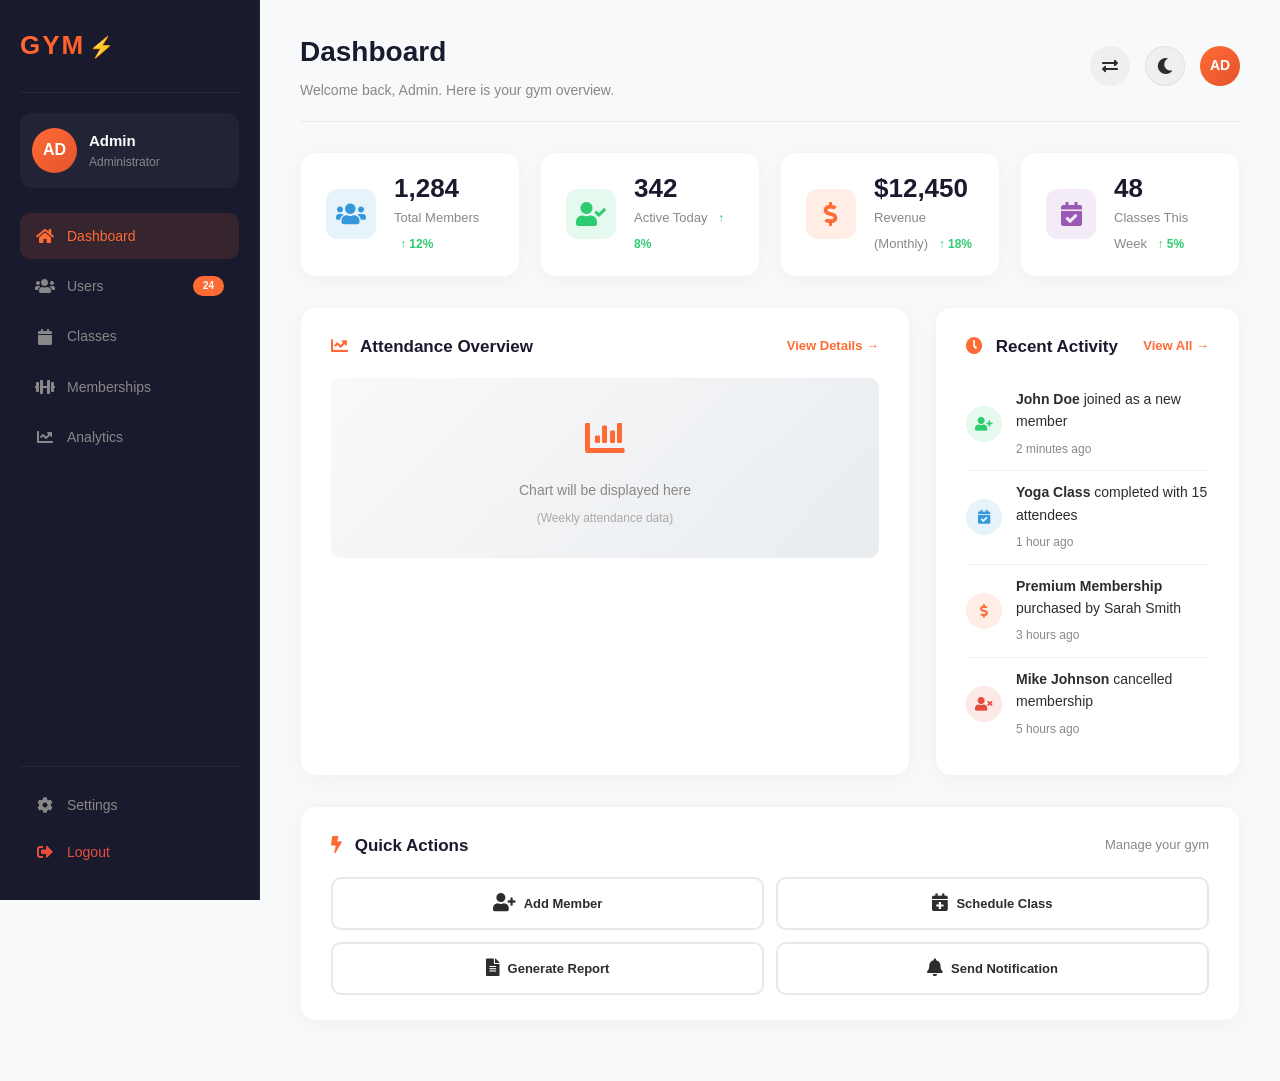
<file: dashboard.html>
<!DOCTYPE html>
<html lang="en" dir="ltr">
<head>
  <meta charset="UTF-8">
  <meta name="viewport" content="width=device-width, initial-scale=1.0">
  <title>Admin Panel - Gym</title>
  <link rel="stylesheet" href="https://cdnjs.cloudflare.com/ajax/libs/font-awesome/5.15.4/css/all.min.css">
  <style>
    /* ===== RESET & BASE ===== */
    * {
        margin: 0;
        padding: 0;
        box-sizing: border-box;
        transition: all 0.3s ease;
    }

    body {
        font-family: 'Segoe UI', Tahoma, Geneva, Verdana, sans-serif;
        line-height: 1.6;
        color: #2d2d2d;
        background: #f8f9fa;
        display: flex;
        min-height: 100vh;
        transition: all 0.3s ease;
    }

    /* ===== LEFT SIDEBAR ===== */
    .sidebar {
        position: fixed;
        top: 0;
        left: 0;
        width: 260px;
        height: 100vh;
        background: #1a1a2e;
        padding: 25px 20px;
        overflow-y: auto;
        z-index: 1000;
        border-right: 1px solid rgba(255, 255, 255, 0.05);
        transition: all 0.3s ease;
        display: flex;
        flex-direction: column;
    }

    .sidebar .sidebar-logo {
        font-size: 26px;
        font-weight: 800;
        color: #ff6b35;
        letter-spacing: 2px;
        text-transform: uppercase;
        background: linear-gradient(135deg, #ff6b35, #ff4500);
        -webkit-background-clip: text;
        -webkit-text-fill-color: transparent;
        background-clip: text;
        cursor: pointer;
        text-decoration: none;
        display: block;
        padding-bottom: 25px;
        margin-bottom: 20px;
        border-bottom: 1px solid rgba(255, 255, 255, 0.06);
    }

    .sidebar .sidebar-logo::after {
        content: "⚡";
        font-size: 20px;
        -webkit-text-fill-color: initial;
        margin-left: 4px;
        color: #ff6b35;
    }

    .sidebar .sidebar-user {
        display: flex;
        align-items: center;
        gap: 12px;
        padding: 15px 12px;
        background: rgba(255, 255, 255, 0.04);
        border-radius: 12px;
        margin-bottom: 25px;
    }

    .sidebar .sidebar-user .avatar {
        width: 45px;
        height: 45px;
        border-radius: 50%;
        background: linear-gradient(135deg, #ff6b35, #e5532d);
        display: flex;
        align-items: center;
        justify-content: center;
        color: #fff;
        font-weight: 700;
        font-size: 16px;
        flex-shrink: 0;
    }

    .sidebar .sidebar-user .user-info .name {
        color: #fff;
        font-weight: 600;
        font-size: 15px;
    }

    .sidebar .sidebar-user .user-info .role {
        color: #888;
        font-size: 12px;
    }

    /* ===== NAV MENU ===== */
    .sidebar .nav-menu {
        list-style: none;
        padding: 0;
        flex: 1;
    }

    .sidebar .nav-menu li {
        margin-bottom: 4px;
    }

    .sidebar .nav-menu li a {
        display: flex;
        align-items: center;
        gap: 12px;
        color: #888;
        text-decoration: none;
        padding: 12px 15px;
        border-radius: 10px;
        font-size: 14px;
        font-weight: 500;
        transition: all 0.3s ease;
        cursor: pointer;
    }

    .sidebar .nav-menu li a i {
        width: 20px;
        font-size: 16px;
        text-align: center;
    }

    .sidebar .nav-menu li a:hover {
        color: #fff;
        background: rgba(255, 107, 53, 0.08);
    }

    .sidebar .nav-menu li a.active {
        color: #ff6b35;
        background: rgba(255, 107, 53, 0.12);
    }

    .sidebar .nav-menu li a .badge {
        margin-left: auto;
        background: #ff6b35;
        color: #fff;
        font-size: 10px;
        padding: 2px 10px;
        border-radius: 50px;
        font-weight: 600;
    }

    /* ===== SIDEBAR FOOTER (Settings & Logout) ===== */
    .sidebar .sidebar-footer {
        margin-top: auto;
        padding-top: 15px;
        border-top: 1px solid rgba(255, 255, 255, 0.06);
    }

    .sidebar .sidebar-footer .footer-item {
        display: flex;
        align-items: center;
        gap: 12px;
        color: #888;
        text-decoration: none;
        padding: 12px 15px;
        border-radius: 10px;
        font-size: 14px;
        font-weight: 500;
        transition: all 0.3s ease;
        cursor: pointer;
        border: none;
        background: none;
        width: 100%;
        font-family: inherit;
    }

    .sidebar .sidebar-footer .footer-item:hover {
        color: #ff6b35;
        background: rgba(255, 107, 53, 0.08);
    }

    .sidebar .sidebar-footer .footer-item i {
        width: 20px;
        text-align: center;
        font-size: 16px;
    }

    .sidebar .sidebar-footer .footer-item.logout {
        color: #e74c3c;
    }

    .sidebar .sidebar-footer .footer-item.logout:hover {
        color: #fff;
        background: rgba(231, 76, 60, 0.15);
    }

    /* ===== MAIN CONTENT ===== */
    .main-content {
        margin-left: 260px;
        flex: 1;
        padding: 30px 40px;
        min-height: 100vh;
        background: #f8f9fa;
        transition: all 0.3s ease;
    }

    /* ===== TOP HEADER ===== */
    .top-header {
        display: flex;
        justify-content: space-between;
        align-items: center;
        margin-bottom: 30px;
        padding-bottom: 20px;
        border-bottom: 1px solid rgba(0, 0, 0, 0.06);
    }

    .top-header .page-title h1 {
        font-size: 28px;
        font-weight: 700;
        color: #1a1a2e;
    }

    .top-header .page-title p {
        color: #888;
        font-size: 14px;
        margin-top: 4px;
    }

    .top-header .header-actions {
        display: flex;
        align-items: center;
        gap: 15px;
    }

    .top-header .header-actions .icon-btn {
        background: rgba(0, 0, 0, 0.04);
        border: 1px solid rgba(0, 0, 0, 0.06);
        color: #2d2d2d;
        width: 40px;
        height: 40px;
        border-radius: 50%;
        font-size: 16px;
        cursor: pointer;
        transition: all 0.3s ease;
        display: flex;
        align-items: center;
        justify-content: center;
        border: none;
        outline: none;
    }

    .top-header .header-actions .icon-btn:hover {
        background: #ff6b35;
        color: #fff;
        transform: scale(1.05);
        box-shadow: 0 0 20px rgba(255, 107, 53, 0.3);
    }

    .top-header .header-actions .icon-btn.dark-btn {
        background: rgba(0, 0, 0, 0.04);
        border: 1px solid rgba(0, 0, 0, 0.06);
        color: #2d2d2d;
    }

    .hamburger {
        display: none;
        flex-direction: column;
        gap: 5px;
        cursor: pointer;
        padding: 5px;
        background: transparent;
        border: none;
    }

    .hamburger span {
        display: block;
        width: 25px;
        height: 3px;
        background: #2d2d2d;
        border-radius: 3px;
        transition: all 0.3s ease;
    }

    .hamburger.active span:nth-child(1) {
        transform: rotate(45deg) translate(5px, 6px);
    }

    .hamburger.active span:nth-child(2) {
        opacity: 0;
    }

    .hamburger.active span:nth-child(3) {
        transform: rotate(-45deg) translate(5px, -6px);
    }

    .top-header .profile-avatar {
        width: 40px;
        height: 40px;
        border-radius: 50%;
        background: linear-gradient(135deg, #ff6b35, #e5532d);
        display: flex;
        align-items: center;
        justify-content: center;
        color: #fff;
        font-weight: 700;
        font-size: 14px;
        cursor: pointer;
        transition: all 0.3s ease;
    }

    .top-header .profile-avatar:hover {
        transform: scale(1.05);
        box-shadow: 0 0 20px rgba(255, 107, 53, 0.3);
    }

    /* ===== PAGE CONTENT SECTIONS ===== */
    .page-section {
        display: none;
        animation: fadeIn 0.5s ease;
    }

    .page-section.active {
        display: block;
    }

    @keyframes fadeIn {
        from { opacity: 0; transform: translateY(20px); }
        to { opacity: 1; transform: translateY(0); }
    }

    /* ===== DARK MODE ===== */
    body.dark-mode .sidebar {
        background: #0a0a14 !important;
        border-color: rgba(255, 255, 255, 0.03) !important;
    }

    body.dark-mode .main-content {
        background: #0a0a14 !important;
    }

    body.dark-mode .top-header .page-title h1 {
        color: #ffffff !important;
    }

    body.dark-mode .top-header .page-title p {
        color: #aaaaaa !important;
    }

    body.dark-mode .top-header .header-actions .icon-btn {
        background: rgba(255, 255, 255, 0.05) !important;
        border-color: rgba(255, 255, 255, 0.08) !important;
        color: #e0e0e0 !important;
    }

    body.dark-mode .top-header .header-actions .icon-btn:hover {
        background: #ff6b35 !important;
        color: #ffffff !important;
    }

    body.dark-mode .top-header .header-actions .icon-btn.dark-btn {
        background: rgba(255, 255, 255, 0.05) !important;
        border-color: rgba(255, 255, 255, 0.08) !important;
        color: #e0e0e0 !important;
    }

    body.dark-mode .dashboard-card,
    body.dark-mode .activity-item,
    body.dark-mode .stats-card {
        background: #1a1a2e !important;
        border-color: rgba(255, 255, 255, 0.05) !important;
    }

    body.dark-mode .dashboard-card h3,
    body.dark-mode .dashboard-card p,
    body.dark-mode .stats-card .number,
    body.dark-mode .stats-card .label,
    body.dark-mode .activity-item p,
    body.dark-mode .activity-item .time {
        color: #e0e0e0 !important;
    }

    body.dark-mode .chart-placeholder {
        background: linear-gradient(135deg, #1a1a2e 0%, #2a2a3e 100%);
        color: #aaa;
    }

    body.dark-mode .quick-action-btn {
        border-color: #3a3a4e;
        color: #e0e0e0;
    }

    body.dark-mode .quick-action-btn:hover {
        border-color: #ff6b35;
        background: rgba(255, 107, 53, 0.08);
    }

    body.dark-mode .hamburger span {
        background: #e0e0e0;
    }

    body.dark-mode .top-header {
        border-color: rgba(255, 255, 255, 0.05);
    }

    body.dark-mode .classes-grid .class-card {
        background: #1a1a2e !important;
        border-color: rgba(255, 255, 255, 0.05) !important;
    }

    body.dark-mode .classes-grid .class-card h3,
    body.dark-mode .classes-grid .class-card p {
        color: #e0e0e0 !important;
    }

    body.dark-mode .membership-card {
        background: #1a1a2e !important;
        border-color: rgba(255, 255, 255, 0.05) !important;
    }

    body.dark-mode .membership-card h3,
    body.dark-mode .membership-card p,
    body.dark-mode .membership-card .price {
        color: #e0e0e0 !important;
    }

    /* ===== RTL MODE ===== */
    html.rtl-mode .sidebar {
        left: auto;
        right: 0;
        border-right: none;
        border-left: 1px solid rgba(255, 255, 255, 0.05);
    }

    html.rtl-mode .main-content {
        margin-left: 0;
        margin-right: 260px;
    }

    html.rtl-mode .sidebar .nav-menu li a .badge {
        margin-left: 0;
        margin-right: auto;
    }

    html.rtl-mode .sidebar .nav-menu li a {
        flex-direction: row-reverse;
    }

    html.rtl-mode .sidebar .sidebar-footer .footer-item {
        flex-direction: row-reverse;
    }

    html.rtl-mode .top-header {
        flex-direction: row-reverse;
    }

    html.rtl-mode .top-header .header-actions {
        flex-direction: row-reverse;
    }

    html.rtl-mode .dashboard-grid {
        direction: rtl;
    }

    html.rtl-mode .stats-grid {
        direction: rtl;
    }

    html.rtl-mode .stats-card {
        direction: rtl;
        text-align: right;
    }

    html.rtl-mode .activity-item {
        direction: rtl;
        text-align: right;
    }

    html.rtl-mode .activity-item .icon {
        margin-right: 0;
        margin-left: 15px;
    }

    /* ===== DASHBOARD PAGE SPECIFIC STYLES ===== */
    .stats-grid {
        max-width: 100%;
        display: grid;
        grid-template-columns: repeat(4, 1fr);
        gap: 20px;
        margin-bottom: 30px;
    }

    .stats-card {
        background: #fff;
        border-radius: 16px;
        padding: 20px 25px;
        box-shadow: 0 4px 20px rgba(0, 0, 0, 0.04);
        border: 1px solid rgba(0, 0, 0, 0.04);
        transition: all 0.4s ease;
        display: flex;
        align-items: center;
        gap: 18px;
    }

    .stats-card:hover {
        transform: translateY(-4px);
        box-shadow: 0 10px 40px rgba(255, 107, 53, 0.08);
        border-color: rgba(255, 107, 53, 0.12);
    }

    .stats-card .icon-box {
        width: 50px;
        height: 50px;
        border-radius: 12px;
        display: flex;
        align-items: center;
        justify-content: center;
        font-size: 24px;
        flex-shrink: 0;
    }

    .stats-card .icon-box.blue {
        background: rgba(52, 152, 219, 0.12);
        color: #3498db;
    }

    .stats-card .icon-box.green {
        background: rgba(46, 204, 113, 0.12);
        color: #2ecc71;
    }

    .stats-card .icon-box.orange {
        background: rgba(255, 107, 53, 0.12);
        color: #ff6b35;
    }

    .stats-card .icon-box.purple {
        background: rgba(155, 89, 182, 0.12);
        color: #9b59b6;
    }

    .stats-card .info .number {
        font-size: 26px;
        font-weight: 800;
        color: #1a1a2e;
        display: block;
        line-height: 1.2;
    }

    .stats-card .info .label {
        font-size: 13px;
        color: #888;
        font-weight: 500;
    }

    .stats-card .info .trend {
        font-size: 12px;
        font-weight: 600;
        margin-left: 6px;
    }

    .stats-card .info .trend.up {
        color: #2ecc71;
    }

    .stats-card .info .trend.down {
        color: #e74c3c;
    }

    .dashboard-grid {
        display: grid;
        grid-template-columns: 2fr 1fr;
        gap: 25px;
        margin-bottom: 30px;
    }

    .dashboard-card {
        background: #fff;
        border-radius: 16px;
        padding: 25px 30px;
        box-shadow: 0 4px 20px rgba(0, 0, 0, 0.04);
        border: 1px solid rgba(0, 0, 0, 0.04);
        transition: all 0.4s ease;
    }

    .dashboard-card:hover {
        box-shadow: 0 10px 40px rgba(255, 107, 53, 0.06);
    }

    .dashboard-card .card-header {
        display: flex;
        justify-content: space-between;
        align-items: center;
        margin-bottom: 18px;
    }

    .dashboard-card .card-header h3 {
        font-size: 17px;
        color: #1a1a2e;
        font-weight: 700;
    }

    .dashboard-card .card-header a {
        color: #ff6b35;
        text-decoration: none;
        font-size: 13px;
        font-weight: 600;
        cursor: pointer;
    }

    .dashboard-card .card-header a:hover {
        text-decoration: underline;
    }

    /* Attendance Chart - Reduced Height */
    .chart-placeholder {
        width: 100%;
        height: 180px;
        background: linear-gradient(135deg, #f8f9fa 0%, #e9ecef 100%);
        border-radius: 10px;
        display: flex;
        align-items: center;
        justify-content: center;
        color: #888;
        font-size: 14px;
        flex-direction: column;
        gap: 8px;
    }

    .chart-placeholder .chart-icon {
        font-size: 40px;
        color: #ff6b35;
    }

    .activity-list {
        list-style: none;
    }

    .activity-item {
        display: flex;
        align-items: center;
        gap: 14px;
        padding: 10px 0;
        border-bottom: 1px solid #f0f0f0;
    }

    .activity-item:last-child {
        border-bottom: none;
    }

    body.dark-mode .activity-item {
        border-color: rgba(255, 255, 255, 0.05);
    }

    .activity-item .icon {
        width: 36px;
        height: 36px;
        border-radius: 50%;
        display: flex;
        align-items: center;
        justify-content: center;
        font-size: 14px;
        flex-shrink: 0;
    }

    .activity-item .icon.green {
        background: rgba(46, 204, 113, 0.12);
        color: #2ecc71;
    }

    .activity-item .icon.blue {
        background: rgba(52, 152, 219, 0.12);
        color: #3498db;
    }

    .activity-item .icon.orange {
        background: rgba(255, 107, 53, 0.12);
        color: #ff6b35;
    }

    .activity-item .icon.red {
        background: rgba(231, 76, 60, 0.12);
        color: #e74c3c;
    }

    .activity-item .content {
        flex: 1;
    }

    .activity-item .content p {
        font-size: 14px;
        color: #2d2d2d;
        margin-bottom: 2px;
    }

    .activity-item .content .time {
        font-size: 12px;
        color: #888;
    }

    .quick-actions {
        display: grid;
        grid-template-columns: 1fr 1fr;
        gap: 12px;
        margin-top: 8px;
    }

    .quick-action-btn {
        padding: 14px;
        border: 2px solid #e8e8e8;
        border-radius: 10px;
        background: transparent;
        cursor: pointer;
        transition: all 0.3s ease;
        font-family: inherit;
        font-size: 13px;
        font-weight: 600;
        color: #2d2d2d;
        display: flex;
        align-items: center;
        justify-content: center;
        gap: 8px;
    }

    .quick-action-btn:hover {
        border-color: #ff6b35;
        background: rgba(255, 107, 53, 0.04);
        transform: translateY(-2px);
    }

    .quick-action-btn .icon {
        font-size: 18px;
    }

    /* ===== CLASSES PAGE STYLES ===== */
    .classes-grid {
        display: grid;
        grid-template-columns: repeat(2, 1fr);
        gap: 25px;
        margin-top: 20px;
    }

    .class-card {
        background: #fff;
        border-radius: 16px;
        padding: 25px;
        box-shadow: 0 4px 20px rgba(0, 0, 0, 0.04);
        border: 1px solid rgba(0, 0, 0, 0.04);
        transition: all 0.4s ease;
        text-align: center;
    }

    .class-card:hover {
        transform: translateY(-5px);
        box-shadow: 0 10px 40px rgba(255, 107, 53, 0.08);
    }

    .class-card .class-icon {
        font-size: 40px;
        margin-bottom: 15px;
        display: block;
        color: #ff6b35;
    }

    .class-card h3 {
        font-size: 18px;
        color: #1a1a2e;
        margin-bottom: 8px;
    }

    .class-card p {
        color: #888;
        font-size: 14px;
        margin-bottom: 5px;
    }

    .class-card .class-time {
        color: #ff6b35;
        font-weight: 600;
        font-size: 14px;
    }

    /* ===== MEMBERSHIPS PAGE STYLES ===== */
    .membership-grid {
        display: grid;
        grid-template-columns: repeat(3, 1fr);
        gap: 25px;
        margin-top: 20px;
    }

    .membership-card {
        background: #fff;
        border-radius: 16px;
        padding: 30px;
        box-shadow: 0 4px 20px rgba(0, 0, 0, 0.04);
        border: 1px solid rgba(0, 0, 0, 0.04);
        text-align: center;
        transition: all 0.4s ease;
    }

    .membership-card:hover {
        transform: translateY(-5px);
        box-shadow: 0 10px 40px rgba(255, 107, 53, 0.08);
    }

    .membership-card .plan-icon {
        font-size: 40px;
        margin-bottom: 15px;
        display: block;
        color: #ff6b35;
    }

    .membership-card h3 {
        font-size: 20px;
        color: #1a1a2e;
        margin-bottom: 5px;
    }

    .membership-card .price {
        font-size: 30px;
        font-weight: 800;
        color: #ff6b35;
        display: block;
        margin: 10px 0;
    }

    .membership-card .price .currency {
        font-size: 20px;
        font-weight: 700;
    }

    .membership-card .price .period {
        font-size: 16px;
        font-weight: 400;
        color: #888;
    }

    .membership-card .price .original-price {
        font-size: 18px;
        color: #999;
        text-decoration: line-through;
        margin-left: 8px;
        display: inline;
    }

    .membership-card .features {
        list-style: none;
        padding: 0;
        margin: 15px 0;
        text-align: left;
    }

    .membership-card .features li {
        padding: 6px 0;
        color: #666;
        font-size: 14px;
        display: flex;
        align-items: center;
        gap: 10px;
    }

    .membership-card .features li .check {
        color: #ff6b35;
        font-weight: 700;
    }

    .membership-card .features li .cross {
        color: #ccc;
        font-weight: 700;
    }

    .membership-card .features li.unavailable {
        color: #bbb;
    }

    .membership-card.popular {
        border-color: #ff6b35;
        background: linear-gradient(180deg, #fff 0%, #fff8f5 100%);
        transform: scale(1.02);
        position: relative;
    }

    body.dark-mode .membership-card.popular {
        background: linear-gradient(180deg, #2a2a3e 0%, #2a1a1a 100%) !important;
    }

    .membership-card .popular-badge {
        position: absolute;
        top: -12px;
        left: 50%;
        transform: translateX(-50%);
        background: linear-gradient(135deg, #ff6b35, #e5532d);
        color: #fff;
        padding: 6px 24px;
        border-radius: 50px;
        font-size: 13px;
        font-weight: 600;
        text-transform: uppercase;
        letter-spacing: 1px;
        box-shadow: 0 5px 15px rgba(255, 107, 53, 0.3);
    }

    .membership-card .select-plan-btn {
        padding: 12px 30px;
        border: 2px solid #ff6b35;
        border-radius: 50px;
        background: transparent;
        color: #ff6b35;
        font-weight: 600;
        cursor: pointer;
        transition: all 0.3s ease;
        width: 100%;
        font-size: 15px;
        font-family: inherit;
    }

    .membership-card .select-plan-btn:hover {
        background: #ff6b35;
        color: #fff;
        box-shadow: 0 8px 25px rgba(255, 107, 53, 0.3);
    }

    .membership-card.popular .select-plan-btn {
        background: linear-gradient(135deg, #ff6b35, #e5532d);
        color: #fff;
        border: none;
        box-shadow: 0 8px 25px rgba(255, 107, 53, 0.3);
    }

    .membership-card.popular .select-plan-btn:hover {
        transform: translateY(-3px);
        box-shadow: 0 12px 35px rgba(255, 107, 53, 0.4);
    }

    /* ===== ANALYTICS PAGE STYLES ===== */
    .analytics-grid {
        display: grid;
        grid-template-columns: 1fr 1fr;
        gap: 25px;
        margin-top: 20px;
    }

    .analytics-chart {
        background: #fff;
        border-radius: 16px;
        padding: 25px;
        box-shadow: 0 4px 20px rgba(0, 0, 0, 0.04);
        border: 1px solid rgba(0, 0, 0, 0.04);
        min-height: 250px;
        display: flex;
        flex-direction: column;
        align-items: center;
        justify-content: center;
    }

    .analytics-chart h4 {
        color: #1a1a2e;
        font-size: 16px;
        margin-bottom: 15px;
    }

    .analytics-chart .chart-placeholder-small {
        width: 100%;
        height: 180px;
        background: linear-gradient(135deg, #f8f9fa 0%, #e9ecef 100%);
        border-radius: 10px;
        display: flex;
        align-items: center;
        justify-content: center;
        color: #888;
        font-size: 14px;
        flex-direction: column;
        gap: 8px;
    }

    body.dark-mode .analytics-chart {
        background: #1a1a2e !important;
        border-color: rgba(255, 255, 255, 0.05) !important;
    }

    body.dark-mode .analytics-chart h4 {
        color: #e0e0e0 !important;
    }

    body.dark-mode .analytics-chart .chart-placeholder-small {
        background: linear-gradient(135deg, #1a1a2e 0%, #2a2a3e 100%);
        color: #aaa;
    }

    /* ===== SCROLLBAR ===== */
    ::-webkit-scrollbar {
        width: 8px;
    }

    ::-webkit-scrollbar-track {
        background: #0a0a14;
    }

    ::-webkit-scrollbar-thumb {
        background: #ff6b35;
        border-radius: 4px;
    }

    ::-webkit-scrollbar-thumb:hover {
        background: #e5532d;
    }

    /* ===== RESPONSIVE ===== */
    @media (max-width: 1024px) {
        .stats-grid {
            grid-template-columns: repeat(2, 1fr);
        }

        .dashboard-grid {
            grid-template-columns: 1fr;
        }

        .analytics-grid {
            grid-template-columns: 1fr;
        }

        .membership-grid {
            grid-template-columns: repeat(2, 1fr);
        }
    }

    @media (max-width: 768px) {
        .sidebar {
            transform: translateX(-100%);
            width: 280px;
        }

        .sidebar.open {
            transform: translateX(0);
        }

        .main-content {
            margin-left: 0;
            padding: 20px;
        }

        .hamburger {
            display: flex;
        }

        html.rtl-mode .sidebar {
            transform: translateX(100%);
        }

        html.rtl-mode .sidebar.open {
            transform: translateX(0);
        }

        html.rtl-mode .main-content {
            margin-right: 0;
        }

        .top-header {
            flex-direction: column;
            align-items: flex-start;
            gap: 15px;
        }

        .top-header .page-title h1 {
            font-size: 22px;
        }

        .top-header .profile-avatar {
            display: none;
        }

        .top-header .header-actions .icon-btn#dark-light,
        .top-header .header-actions .icon-btn#slide-toggle {
            display: none;
        }

        .stats-grid {
            grid-template-columns: 1fr 1fr;
            gap: 12px;
        }

        .stats-card {
            padding: 15px 18px;
        }

        .stats-card .icon-box {
            width: 40px;
            height: 40px;
            font-size: 18px;
        }

        .stats-card .info .number {
            font-size: 20px;
        }

        .dashboard-grid {
            gap: 20px;
        }

        .dashboard-card {
            padding: 18px 20px;
        }

        .quick-actions {
            grid-template-columns: 1fr;
        }

        .chart-placeholder {
            height: 160px;
        }

        .classes-grid {
            grid-template-columns: 1fr;
            max-width: 400px;
            margin: 20px auto 0;
        }

        .membership-grid {
            grid-template-columns: 1fr;
            max-width: 400px;
            margin: 20px auto 0;
        }

        .membership-card.popular {
            transform: scale(1);
        }

        /* Mobile menu items inside the sidebar */
        .sidebar .mobile-menu-items {
            display: flex !important;
            flex-direction: column;
            gap: 4px;
            padding: 10px 0;
            border-top: 1px solid rgba(255, 255, 255, 0.06);
            margin-top: 5px;
        }

        .sidebar .mobile-menu-items .mobile-item {
            display: flex;
            align-items: center;
            gap: 12px;
            color: #888;
            padding: 10px 15px;
            border-radius: 8px;
            cursor: pointer;
            font-size: 14px;
            font-weight: 500;
            transition: all 0.3s ease;
            background: transparent;
            border: none;
            width: 100%;
            font-family: inherit;
        }

        .sidebar .mobile-menu-items .mobile-item:hover {
            color: #fff;
            background: rgba(255, 107, 53, 0.08);
        }

        .sidebar .mobile-menu-items .mobile-item i {
            width: 20px;
            text-align: center;
        }

        .sidebar .mobile-menu-items .mobile-item .avatar-small {
            width: 28px;
            height: 28px;
            border-radius: 50%;
            background: linear-gradient(135deg, #ff6b35, #e5532d);
            display: flex;
            align-items: center;
            justify-content: center;
            color: #fff;
            font-weight: 700;
            font-size: 11px;
        }
    }

    @media (max-width: 480px) {
        .stats-grid {
            grid-template-columns: 1fr 1fr;
            gap: 10px;
        }

        .stats-card {
            padding: 12px 15px;
        }

        .stats-card .icon-box {
            width: 35px;
            height: 35px;
            font-size: 16px;
        }

        .stats-card .info .number {
            font-size: 18px;
        }

        .stats-card .info .label {
            font-size: 11px;
        }

        .top-header .page-title h1 {
            font-size: 20px;
        }

        .classes-grid {
            grid-template-columns: 1fr;
        }

        .membership-grid {
            grid-template-columns: 1fr;
        }

        .analytics-grid {
            grid-template-columns: 1fr;
        }
    }
  </style>
</head>
<body>

  <!-- ===== LEFT SIDEBAR ===== -->
  <aside class="sidebar" id="sidebar">
    <a href="index.html" class="sidebar-logo">GYM</a>

    <div class="sidebar-user">
      <div class="avatar">AD</div>
      <div class="user-info">
        <div class="name">Admin</div>
        <div class="role">Administrator</div>
      </div>
    </div>

    <ul class="nav-menu">
      <li><a href="#" class="active" onclick="showPage('dashboard', this)"><i class="fas fa-home"></i> Dashboard</a></li>
      <li><a href="#" onclick="showPage('users', this)"><i class="fas fa-users"></i> Users <span class="badge">24</span></a></li>
      <li><a href="#" onclick="showPage('classes', this)"><i class="fas fa-calendar"></i> Classes</a></li>
      <li><a href="#" onclick="showPage('memberships', this)"><i class="fas fa-dumbbell"></i> Memberships</a></li>
      <li><a href="#" onclick="showPage('analytics', this)"><i class="fas fa-chart-line"></i> Analytics</a></li>
    </ul>

    <!-- ===== SIDEBAR FOOTER (Settings & Logout) ===== -->
    <div class="sidebar-footer">
      <a href="#" class="footer-item" onclick="showPage('settings', this)">
        <i class="fas fa-cog"></i> Settings
      </a>
      <a href="login.html" class="footer-item logout">
        <i class="fas fa-sign-out-alt"></i> Logout
      </a>
    </div>

    <!-- ===== MOBILE MENU ITEMS (visible only on mobile) ===== -->
    <div class="mobile-menu-items" style="display:none;">
      <!-- Dark Mode Toggle -->
      <button class="mobile-item" id="mobile-dark-light">
        <i class="fas fa-moon"></i> Dark Mode
      </button>
      <!-- RTL Toggle -->
      <button class="mobile-item" id="mobile-slide-toggle">
        <i class="fas fa-exchange-alt"></i> RTL Mode
      </button>
      <!-- Profile -->
      <button class="mobile-item" onclick="window.location.href='login.html'">
        <span class="avatar-small">AD</span> My Profile
      </button>
    </div>
  </aside>

  <!-- ===== MAIN CONTENT ===== -->
  <div class="main-content">

    <!-- ===== TOP HEADER ===== -->
    <div class="top-header">
      <div class="page-title">
        <h1 id="pageTitle">Dashboard</h1>
        <p id="pageDescription">Welcome back, Admin. Here is your gym overview.</p>
      </div>
      <div class="header-actions">
        <button class="hamburger" id="hamburger" aria-label="Toggle menu">
          <span></span>
          <span></span>
          <span></span>
        </button>
        <button id="slide-toggle" class="icon-btn" title="Toggle RTL/LTR"><i class="fas fa-exchange-alt"></i></button>
        <button id="dark-light" class="icon-btn dark-btn" title="Toggle Dark/Light Mode">
          <i class="fas fa-moon"></i>
        </button>
        <div class="profile-avatar" onclick="window.location.href='login.html'" title="Profile">AD</div>
      </div>
    </div>

    <!-- ===== DASHBOARD PAGE ===== -->
    <div id="page-dashboard" class="page-section active">
      <!-- Stats Grid -->
      <section class="stats-grid">
        <div class="stats-card">
          <div class="icon-box blue">
            <i class="fas fa-users"></i>
          </div>
          <div class="info">
            <span class="number">1,284</span>
            <span class="label">Total Members</span>
            <span class="trend up">↑ 12%</span>
          </div>
        </div>
        <div class="stats-card">
          <div class="icon-box green">
            <i class="fas fa-user-check"></i>
          </div>
          <div class="info">
            <span class="number">342</span>
            <span class="label">Active Today</span>
            <span class="trend up">↑ 8%</span>
          </div>
        </div>
        <div class="stats-card">
          <div class="icon-box orange">
            <i class="fas fa-dollar-sign"></i>
          </div>
          <div class="info">
            <span class="number">$12,450</span>
            <span class="label">Revenue (Monthly)</span>
            <span class="trend up">↑ 18%</span>
          </div>
        </div>
        <div class="stats-card">
          <div class="icon-box purple">
            <i class="fas fa-calendar-check"></i>
          </div>
          <div class="info">
            <span class="number">48</span>
            <span class="label">Classes This Week</span>
            <span class="trend up">↑ 5%</span>
          </div>
        </div>
      </section>

      <!-- Dashboard Grid -->
      <section class="dashboard-grid">
        <div class="dashboard-card">
          <div class="card-header">
            <h3><i class="fas fa-chart-line" style="color:#ff6b35; margin-right:8px;"></i> Attendance Overview</h3>
            <a href="#" onclick="alert('View Details clicked!')">View Details →</a>
          </div>
          <div class="chart-placeholder">
            <span class="chart-icon"><i class="fas fa-chart-bar"></i></span>
            <span>Chart will be displayed here</span>
            <span style="font-size: 12px; color: #aaa;">(Weekly attendance data)</span>
          </div>
        </div>

        <div class="dashboard-card">
          <div class="card-header">
            <h3><i class="fas fa-clock" style="color:#ff6b35; margin-right:8px;"></i> Recent Activity</h3>
            <a href="#" onclick="alert('View All Activity clicked!')">View All →</a>
          </div>
          <ul class="activity-list">
            <li class="activity-item">
              <div class="icon green">
                <i class="fas fa-user-plus"></i>
              </div>
              <div class="content">
                <p><strong>John Doe</strong> joined as a new member</p>
                <span class="time">2 minutes ago</span>
              </div>
            </li>
            <li class="activity-item">
              <div class="icon blue">
                <i class="fas fa-calendar-check"></i>
              </div>
              <div class="content">
                <p><strong>Yoga Class</strong> completed with 15 attendees</p>
                <span class="time">1 hour ago</span>
              </div>
            </li>
            <li class="activity-item">
              <div class="icon orange">
                <i class="fas fa-dollar-sign"></i>
              </div>
              <div class="content">
                <p><strong>Premium Membership</strong> purchased by Sarah Smith</p>
                <span class="time">3 hours ago</span>
              </div>
            </li>
            <li class="activity-item">
              <div class="icon red">
                <i class="fas fa-user-times"></i>
              </div>
              <div class="content">
                <p><strong>Mike Johnson</strong> cancelled membership</p>
                <span class="time">5 hours ago</span>
              </div>
            </li>
          </ul>
        </div>
      </section>

      <!-- Quick Actions -->
      <section style="max-width: 100%; margin-bottom: 30px;">
        <div class="dashboard-card">
          <div class="card-header">
            <h3><i class="fas fa-bolt" style="color:#ff6b35; margin-right:8px;"></i> Quick Actions</h3>
            <span style="color: #888; font-size: 13px;">Manage your gym</span>
          </div>
          <div class="quick-actions">
            <button class="quick-action-btn" onclick="alert('Add Member form opened!')">
              <span class="icon"><i class="fas fa-user-plus"></i></span> Add Member
            </button>
            <button class="quick-action-btn" onclick="alert('Schedule Class form opened!')">
              <span class="icon"><i class="fas fa-calendar-plus"></i></span> Schedule Class
            </button>
            <button class="quick-action-btn" onclick="alert('Generate Report opened!')">
              <span class="icon"><i class="fas fa-file-alt"></i></span> Generate Report
            </button>
            <button class="quick-action-btn" onclick="alert('Send Notification opened!')">
              <span class="icon"><i class="fas fa-bell"></i></span> Send Notification
            </button>
          </div>
        </div>
      </section>
    </div>

    <!-- ===== USERS PAGE ===== -->
    <div id="page-users" class="page-section">
      <div class="stats-grid">
        <div class="stats-card">
          <div class="icon-box blue">
            <i class="fas fa-users"></i>
          </div>
          <div class="info">
            <span class="number">1,284</span>
            <span class="label">Total Users</span>
          </div>
        </div>
        <div class="stats-card">
          <div class="icon-box green">
            <i class="fas fa-user-check"></i>
          </div>
          <div class="info">
            <span class="number">892</span>
            <span class="label">Active Users</span>
          </div>
        </div>
        <div class="stats-card">
          <div class="icon-box orange">
            <i class="fas fa-user-plus"></i>
          </div>
          <div class="info">
            <span class="number">48</span>
            <span class="label">New This Month</span>
          </div>
        </div>
        <div class="stats-card">
          <div class="icon-box purple">
            <i class="fas fa-user-tag"></i>
          </div>
          <div class="info">
            <span class="number">24</span>
            <span class="label">Admins</span>
          </div>
        </div>
      </div>
      <div class="dashboard-card">
        <div class="card-header">
          <h3><i class="fas fa-users" style="color:#ff6b35; margin-right:8px;"></i> User List</h3>
          <a href="#" onclick="alert('View All Users clicked!')">View All →</a>
        </div>
        <div style="overflow-x: auto;">
          <table style="width:100%; border-collapse: collapse; font-size:14px;">
            <thead>
              <tr style="border-bottom:2px solid #f0f0f0; text-align:left;">
                <th style="padding:10px 8px;">Name</th>
                <th style="padding:10px 8px;">Email</th>
                <th style="padding:10px 8px;">Role</th>
                <th style="padding:10px 8px;">Status</th>
              </tr>
            </thead>
            <tbody>
              <tr style="border-bottom:1px solid #f0f0f0;">
                <td style="padding:10px 8px;"><strong>John Doe</strong></td>
                <td style="padding:10px 8px;">john@example.com</td>
                <td style="padding:10px 8px;"><span style="background:#ff6b35; color:#fff; padding:2px 12px; border-radius:50px; font-size:12px;">Admin</span></td>
                <td style="padding:10px 8px;"><span style="color:#2ecc71;">● Active</span></td>
              </tr>
              <tr style="border-bottom:1px solid #f0f0f0;">
                <td style="padding:10px 8px;"><strong>Sarah Smith</strong></td>
                <td style="padding:10px 8px;">sarah@example.com</td>
                <td style="padding:10px 8px;"><span style="background:#3498db; color:#fff; padding:2px 12px; border-radius:50px; font-size:12px;">Trainer</span></td>
                <td style="padding:10px 8px;"><span style="color:#2ecc71;">● Active</span></td>
              </tr>
              <tr style="border-bottom:1px solid #f0f0f0;">
                <td style="padding:10px 8px;"><strong>Mike Johnson</strong></td>
                <td style="padding:10px 8px;">mike@example.com</td>
                <td style="padding:10px 8px;"><span style="background:#9b59b6; color:#fff; padding:2px 12px; border-radius:50px; font-size:12px;">Member</span></td>
                <td style="padding:10px 8px;"><span style="color:#e74c3c;">● Inactive</span></td>
              </tr>
              <tr>
                <td style="padding:10px 8px;"><strong>Emily Davis</strong></td>
                <td style="padding:10px 8px;">emily@example.com</td>
                <td style="padding:10px 8px;"><span style="background:#2ecc71; color:#fff; padding:2px 12px; border-radius:50px; font-size:12px;">Member</span></td>
                <td style="padding:10px 8px;"><span style="color:#f39c12;">● Pending</span></td>
              </tr>
            </tbody>
          </table>
        </div>
      </div>
    </div>

    <!-- ===== CLASSES PAGE ===== -->
    <div id="page-classes" class="page-section">
      <div class="stats-grid">
        <div class="stats-card">
          <div class="icon-box blue">
            <i class="fas fa-calendar-alt"></i>
          </div>
          <div class="info">
            <span class="number">48</span>
            <span class="label">Total Classes</span>
          </div>
        </div>
        <div class="stats-card">
          <div class="icon-box green">
            <i class="fas fa-calendar-check"></i>
          </div>
          <div class="info">
            <span class="number">32</span>
            <span class="label">This Week</span>
          </div>
        </div>
        <div class="stats-card">
          <div class="icon-box orange">
            <i class="fas fa-users"></i>
          </div>
          <div class="info">
            <span class="number">15</span>
            <span class="label">Avg. Attendees</span>
          </div>
        </div>
        <div class="stats-card">
          <div class="icon-box purple">
            <i class="fas fa-clock"></i>
          </div>
          <div class="info">
            <span class="number">6</span>
            <span class="label">Today's Classes</span>
          </div>
        </div>
      </div>

      <div class="classes-grid">
        <div class="class-card">
          <span class="class-icon"><i class="fas fa-spa"></i></span>
          <h3>Yoga Class</h3>
          <p>Morning flow for beginners</p>
          <span class="class-time"><i class="far fa-clock" style="margin-right:5px;"></i> 7:00 AM - 8:00 AM</span>
        </div>
        <div class="class-card">
          <span class="class-icon"><i class="fas fa-dumbbell"></i></span>
          <h3>Strength Training</h3>
          <p>Build muscle with expert guidance</p>
          <span class="class-time"><i class="far fa-clock" style="margin-right:5px;"></i> 9:00 AM - 10:30 AM</span>
        </div>
        <div class="class-card">
          <span class="class-icon"><i class="fas fa-running"></i></span>
          <h3>HIIT Cardio</h3>
          <p>High intensity interval training</p>
          <span class="class-time"><i class="far fa-clock" style="margin-right:5px;"></i> 5:00 PM - 6:00 PM</span>
        </div>
        <div class="class-card">
          <span class="class-icon"><i class="fas fa-music"></i></span>
          <h3>Zumba Dance</h3>
          <p>Fun dance workout with music</p>
          <span class="class-time"><i class="far fa-clock" style="margin-right:5px;"></i> 6:30 PM - 7:30 PM</span>
        </div>
      </div>
    </div>

    <!-- ===== MEMBERSHIPS PAGE ===== -->
    <div id="page-memberships" class="page-section">
      <div class="stats-grid">
        <div class="stats-card">
          <div class="icon-box blue">
            <i class="fas fa-crown"></i>
          </div>
          <div class="info">
            <span class="number">384</span>
            <span class="label">Premium Members</span>
          </div>
        </div>
        <div class="stats-card">
          <div class="icon-box green">
            <i class="fas fa-star"></i>
          </div>
          <div class="info">
            <span class="number">512</span>
            <span class="label">Standard Members</span>
          </div>
        </div>
        <div class="stats-card">
          <div class="icon-box orange">
            <i class="fas fa-user"></i>
          </div>
          <div class="info">
            <span class="number">388</span>
            <span class="label">Basic Members</span>
          </div>
        </div>
        <div class="stats-card">
          <div class="icon-box purple">
            <i class="fas fa-percent"></i>
          </div>
          <div class="info">
            <span class="number">30%</span>
            <span class="label">Premium Conversion</span>
          </div>
        </div>
      </div>

      <div class="membership-grid">
        <!-- Basic Plan -->
        <div class="membership-card">
          <span class="plan-icon"><i class="fas fa-dumbbell"></i></span>
          <h3>Basic</h3>
          <span class="price"><span class="currency">₹</span>499 <span class="period">/month</span></span>
          <ul class="features">
            <li><span class="check">✓</span> Gym Access (Off-peak hours)</li>
            <li><span class="check">✓</span> Cardio Equipment</li>
            <li><span class="check">✓</span> Locker Room Access</li>
            <li><span class="cross">✗</span> Personal Training</li>
            <li><span class="cross">✗</span> Group Classes</li>
            <li><span class="cross">✗</span> Nutrition Guidance</li>
          </ul>
          <button class="select-plan-btn" onclick="alert('Basic plan selected!')">Get Started</button>
        </div>

        <!-- Standard Plan (Popular) -->
        <div class="membership-card popular">
          <span class="popular-badge">Most Popular</span>
          <span class="plan-icon"><i class="fas fa-fire"></i></span>
          <h3>Standard</h3>
          <span class="price"><span class="currency">₹</span>849 <span class="period">/month</span> <span class="original-price">₹1199</span></span>
          <ul class="features">
            <li><span class="check">✓</span> Full Gym Access (All hours)</li>
            <li><span class="check">✓</span> All Equipment Access</li>
            <li><span class="check">✓</span> Locker Room Access</li>
            <li><span class="check">✓</span> 2 Personal Training Sessions</li>
            <li><span class="check">✓</span> Group Classes (Unlimited)</li>
            <li><span class="cross">✗</span> Nutrition Guidance</li>
          </ul>
          <button class="select-plan-btn" onclick="alert('Standard plan selected!')">Get Started</button>
        </div>

        <!-- Premium Plan -->
        <div class="membership-card">
          <span class="plan-icon"><i class="fas fa-trophy"></i></span>
          <h3>Premium</h3>
          <span class="price"><span class="currency">₹</span>1399 <span class="period">/month</span></span>
          <ul class="features">
            <li><span class="check">✓</span> Full Gym Access (All hours)</li>
            <li><span class="check">✓</span> All Equipment Access</li>
            <li><span class="check">✓</span> Premium Locker Room</li>
            <li><span class="check">✓</span> Unlimited Personal Training</li>
            <li><span class="check">✓</span> Group Classes (Unlimited)</li>
            <li><span class="check">✓</span> Nutrition Guidance</li>
          </ul>
          <button class="select-plan-btn" onclick="alert('Premium plan selected!')">Get Started</button>
        </div>
      </div>
    </div>

    <!-- ===== ANALYTICS PAGE ===== -->
    <div id="page-analytics" class="page-section">
      <div class="stats-grid">
        <div class="stats-card">
          <div class="icon-box blue">
            <i class="fas fa-chart-bar"></i>
          </div>
          <div class="info">
            <span class="number">87%</span>
            <span class="label">Retention Rate</span>
          </div>
        </div>
        <div class="stats-card">
          <div class="icon-box green">
            <i class="fas fa-user-plus"></i>
          </div>
          <div class="info">
            <span class="number">42</span>
            <span class="label">New Signups (This Month)</span>
          </div>
        </div>
        <div class="stats-card">
          <div class="icon-box orange">
            <i class="fas fa-clock"></i>
          </div>
          <div class="info">
            <span class="number">64%</span>
            <span class="label">Avg. Session Duration</span>
          </div>
        </div>
        <div class="stats-card">
          <div class="icon-box purple">
            <i class="fas fa-star"></i>
          </div>
          <div class="info">
            <span class="number">4.8★</span>
            <span class="label">Avg. Rating</span>
          </div>
        </div>
      </div>

      <div class="analytics-grid">
        <div class="analytics-chart">
          <h4><i class="fas fa-chart-line" style="color:#ff6b35; margin-right:8px;"></i> Monthly Growth</h4>
          <div class="chart-placeholder-small">
            <span style="font-size:30px;"><i class="fas fa-chart-line" style="color:#ff6b35;"></i></span>
            <span>Growth chart here</span>
          </div>
        </div>
        <div class="analytics-chart">
          <h4><i class="fas fa-users" style="color:#ff6b35; margin-right:8px;"></i> Demographics</h4>
          <div class="chart-placeholder-small">
            <span style="font-size:30px;"><i class="fas fa-user-circle" style="color:#ff6b35;"></i></span>
            <span>Age/Gender distribution</span>
          </div>
        </div>
      </div>
    </div>

    <!-- ===== SETTINGS PAGE ===== -->
    <div id="page-settings" class="page-section">
      <div class="dashboard-card">
        <div class="card-header">
          <h3><i class="fas fa-cog" style="color:#ff6b35; margin-right:8px;"></i> Settings</h3>
        </div>
        <div style="padding: 20px 0;">
          <div style="display: flex; justify-content: space-between; align-items: center; padding: 15px 0; border-bottom: 1px solid #f0f0f0;">
            <div>
              <h4 style="font-size:16px; color:#1a1a2e;"><i class="fas fa-moon" style="color:#ff6b35; margin-right:8px;"></i> Dark Mode</h4>
              <p style="color:#888; font-size:14px;">Toggle dark/light theme</p>
            </div>
            <button onclick="document.getElementById('dark-light').click()" style="padding:8px 25px; border-radius:50px; border:2px solid #ff6b35; background:transparent; color:#ff6b35; font-weight:600; cursor:pointer;">Toggle</button>
          </div>
          <div style="display: flex; justify-content: space-between; align-items: center; padding: 15px 0; border-bottom: 1px solid #f0f0f0;">
            <div>
              <h4 style="font-size:16px; color:#1a1a2e;"><i class="fas fa-exchange-alt" style="color:#ff6b35; margin-right:8px;"></i> RTL Mode</h4>
              <p style="color:#888; font-size:14px;">Toggle right-to-left layout</p>
            </div>
            <button onclick="document.getElementById('slide-toggle').click()" style="padding:8px 25px; border-radius:50px; border:2px solid #ff6b35; background:transparent; color:#ff6b35; font-weight:600; cursor:pointer;">Toggle</button>
          </div>
          <div style="display: flex; justify-content: space-between; align-items: center; padding: 15px 0;">
            <div>
              <h4 style="font-size:16px; color:#1a1a2e;"><i class="fas fa-bell" style="color:#ff6b35; margin-right:8px;"></i> Notifications</h4>
              <p style="color:#888; font-size:14px;">Email and push notifications</p>
            </div>
            <button onclick="alert('Notification settings opened!')" style="padding:8px 25px; border-radius:50px; border:2px solid #ff6b35; background:#ff6b35; color:#fff; font-weight:600; cursor:pointer;">Manage</button>
          </div>
        </div>
      </div>
    </div>

  </div>

  <!-- ===== JAVASCRIPT ===== -->
  <script>
    console.log("Admin Panel with Sidebar loaded!");

    // ===== SHOW PAGE FUNCTION =====
    function showPage(page, element) {
        // Hide all pages
        document.querySelectorAll('.page-section').forEach(function(section) {
            section.classList.remove('active');
        });

        // Show selected page
        var targetPage = document.getElementById('page-' + page);
        if (targetPage) {
            targetPage.classList.add('active');
        }

        // Update active nav link
        document.querySelectorAll('.nav-menu li a').forEach(function(link) {
            link.classList.remove('active');
        });
        if (element) {
            element.classList.add('active');
        }

        // Update page title
        var titles = {
            'dashboard': 'Dashboard',
            'users': 'User Management',
            'classes': 'Class Schedule',
            'memberships': 'Membership Plans',
            'analytics': 'Analytics & Reports',
            'settings': 'Settings'
        };

        var descriptions = {
            'dashboard': 'Welcome back, Admin. Here is your gym overview.',
            'users': 'Manage all registered users and their roles.',
            'classes': 'View and manage all fitness classes.',
            'memberships': 'Manage membership plans and subscriptions.',
            'analytics': 'View detailed analytics and insights.',
            'settings': 'Configure your gym management settings.'
        };

        document.getElementById('pageTitle').textContent = titles[page] || 'Dashboard';
        document.getElementById('pageDescription').textContent = descriptions[page] || '';

        // Close sidebar on mobile
        if (window.innerWidth <= 768) {
            document.getElementById('sidebar').classList.remove('open');
            document.getElementById('hamburger').classList.remove('active');
        }
    }

    // ===== SIDEBAR TOGGLE (Mobile) =====
    function initHamburger() {
        var hamburger = document.getElementById('hamburger');
        var sidebar = document.getElementById('sidebar');

        if (hamburger && sidebar) {
            var newHamburger = hamburger.cloneNode(true);
            hamburger.parentNode.replaceChild(newHamburger, hamburger);

            hamburger = document.getElementById('hamburger');

            hamburger.addEventListener('click', function(e) {
                e.stopPropagation();
                this.classList.toggle('active');
                sidebar.classList.toggle('open');
                console.log("Hamburger clicked!");
            });
        }
    }

    initHamburger();

    // Close sidebar when clicking outside on mobile
    document.addEventListener('click', function(e) {
        var sidebar = document.getElementById('sidebar');
        var hamburger = document.getElementById('hamburger');
        if (window.innerWidth <= 768) {
            if (sidebar && hamburger && !sidebar.contains(e.target) && !hamburger.contains(e.target)) {
                sidebar.classList.remove('open');
                hamburger.classList.remove('active');
            }
        }
    });

    // ===== DARK/LIGHT MODE =====
    var darkBtn = document.getElementById('dark-light');
    var mobileDarkBtn = document.getElementById('mobile-dark-light');
    var isDark = false;

    function toggleDarkMode(btnElement) {
        isDark = !isDark;
        if (isDark) {
            document.body.classList.add('dark-mode');
            if (darkBtn) darkBtn.innerHTML = '<i class="fas fa-sun"></i>';
            if (mobileDarkBtn) mobileDarkBtn.innerHTML = '<i class="fas fa-sun"></i> Light Mode';
            localStorage.setItem('darkMode', 'enabled');
            console.log("Dark mode ON");
        } else {
            document.body.classList.remove('dark-mode');
            if (darkBtn) darkBtn.innerHTML = '<i class="fas fa-moon"></i>';
            if (mobileDarkBtn) mobileDarkBtn.innerHTML = '<i class="fas fa-moon"></i> Dark Mode';
            localStorage.setItem('darkMode', 'disabled');
            console.log("Dark mode OFF");
        }
    }

    if (darkBtn) {
        if (localStorage.getItem('darkMode') === 'enabled') {
            document.body.classList.add('dark-mode');
            darkBtn.innerHTML = '<i class="fas fa-sun"></i>';
            isDark = true;
        }

        darkBtn.addEventListener('click', function(e) {
            e.stopPropagation();
            toggleDarkMode(this);
        });
    }

    if (mobileDarkBtn) {
        if (localStorage.getItem('darkMode') === 'enabled') {
            mobileDarkBtn.innerHTML = '<i class="fas fa-sun"></i> Light Mode';
        }

        mobileDarkBtn.addEventListener('click', function(e) {
            e.stopPropagation();
            toggleDarkMode(this);
            // Close mobile menu after clicking
            if (window.innerWidth <= 768) {
                var sidebar = document.getElementById('sidebar');
                var hamburger = document.getElementById('hamburger');
                if (hamburger) hamburger.classList.remove('active');
                if (sidebar) sidebar.classList.remove('open');
            }
        });
    }

    // ===== RTL/LTR TOGGLE =====
    var slideBtn = document.getElementById('slide-toggle');
    var mobileSlideBtn = document.getElementById('mobile-slide-toggle');
    var isRTL = false;

    function toggleRTL() {
        isRTL = !isRTL;
        if (isRTL) {
            document.documentElement.classList.add('rtl-mode');
            localStorage.setItem('rtlMode', 'enabled');
            console.log("RTL mode ON");
        } else {
            document.documentElement.classList.remove('rtl-mode');
            localStorage.setItem('rtlMode', 'disabled');
            console.log("RTL mode OFF");
        }

        var mainContent = document.querySelector('.main-content');
        mainContent.style.transition = 'all 0.5s ease';
        mainContent.style.opacity = '0.7';
        setTimeout(function() {
            mainContent.style.opacity = '1';
        }, 300);
    }

    if (slideBtn) {
        if (localStorage.getItem('rtlMode') === 'enabled') {
            document.documentElement.classList.add('rtl-mode');
            isRTL = true;
        }

        slideBtn.addEventListener('click', function(e) {
            e.stopPropagation();
            toggleRTL();
        });
    }

    if (mobileSlideBtn) {
        mobileSlideBtn.addEventListener('click', function(e) {
            e.stopPropagation();
            toggleRTL();
            // Close mobile menu after clicking
            if (window.innerWidth <= 768) {
                var sidebar = document.getElementById('sidebar');
                var hamburger = document.getElementById('hamburger');
                if (hamburger) hamburger.classList.remove('active');
                if (sidebar) sidebar.classList.remove('open');
            }
        });
    }

    // ===== SHOW MOBILE MENU ITEMS ONLY ON MOBILE =====
    function handleMobileMenuItems() {
        var mobileItems = document.querySelector('.mobile-menu-items');
        var desktopProfile = document.querySelector('.top-header .profile-avatar');
        var desktopDark = document.querySelector('.top-header .header-actions #dark-light');
        var desktopRTL = document.querySelector('.top-header .header-actions #slide-toggle');
        
        if (window.innerWidth <= 768) {
            if (mobileItems) mobileItems.style.display = 'flex';
            if (desktopProfile) desktopProfile.style.display = 'none';
            if (desktopDark) desktopDark.style.display = 'none';
            if (desktopRTL) desktopRTL.style.display = 'none';
        } else {
            if (mobileItems) mobileItems.style.display = 'none';
            if (desktopProfile) desktopProfile.style.display = 'flex';
            if (desktopDark) desktopDark.style.display = 'flex';
            if (desktopRTL) desktopRTL.style.display = 'flex';
        }
    }

    handleMobileMenuItems();
    window.addEventListener('resize', handleMobileMenuItems);

    console.log("✅ Dashboard with Sidebar loaded successfully!");
  </script>
</body>
</html>
</file>
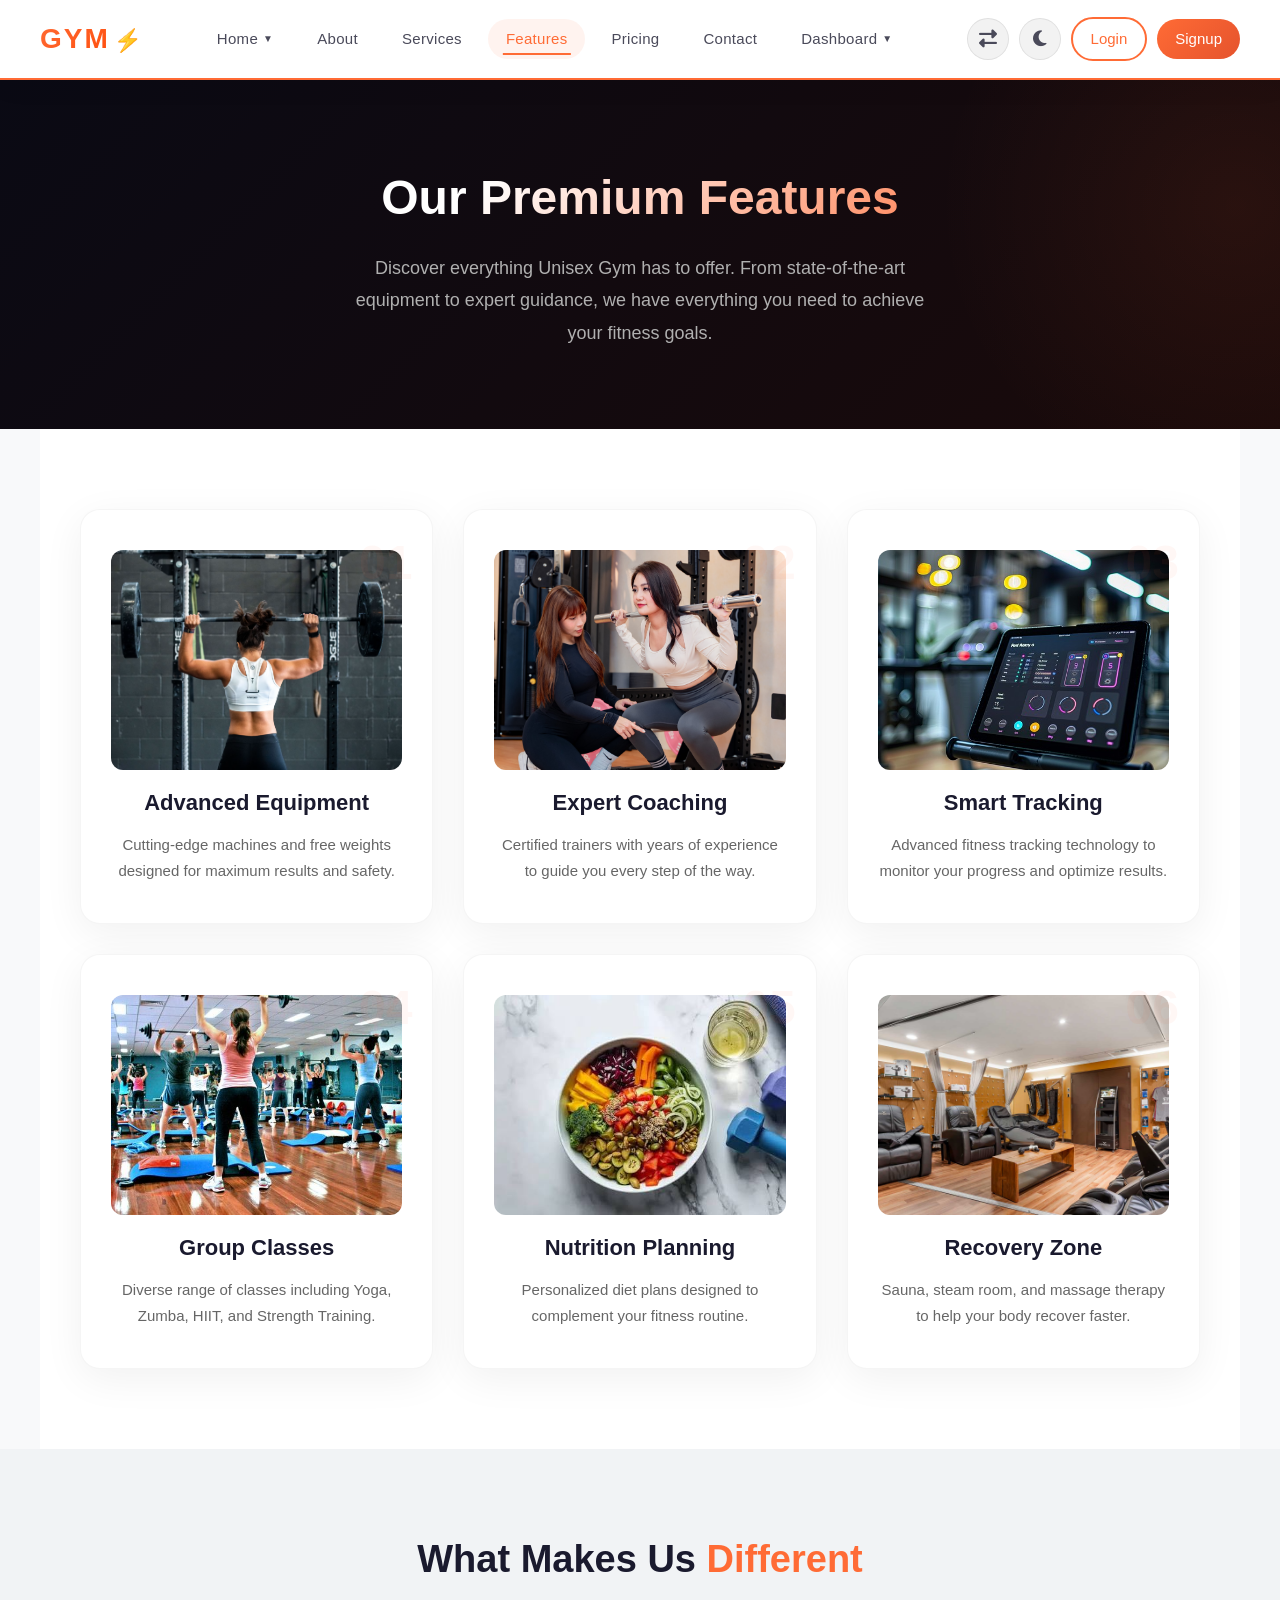
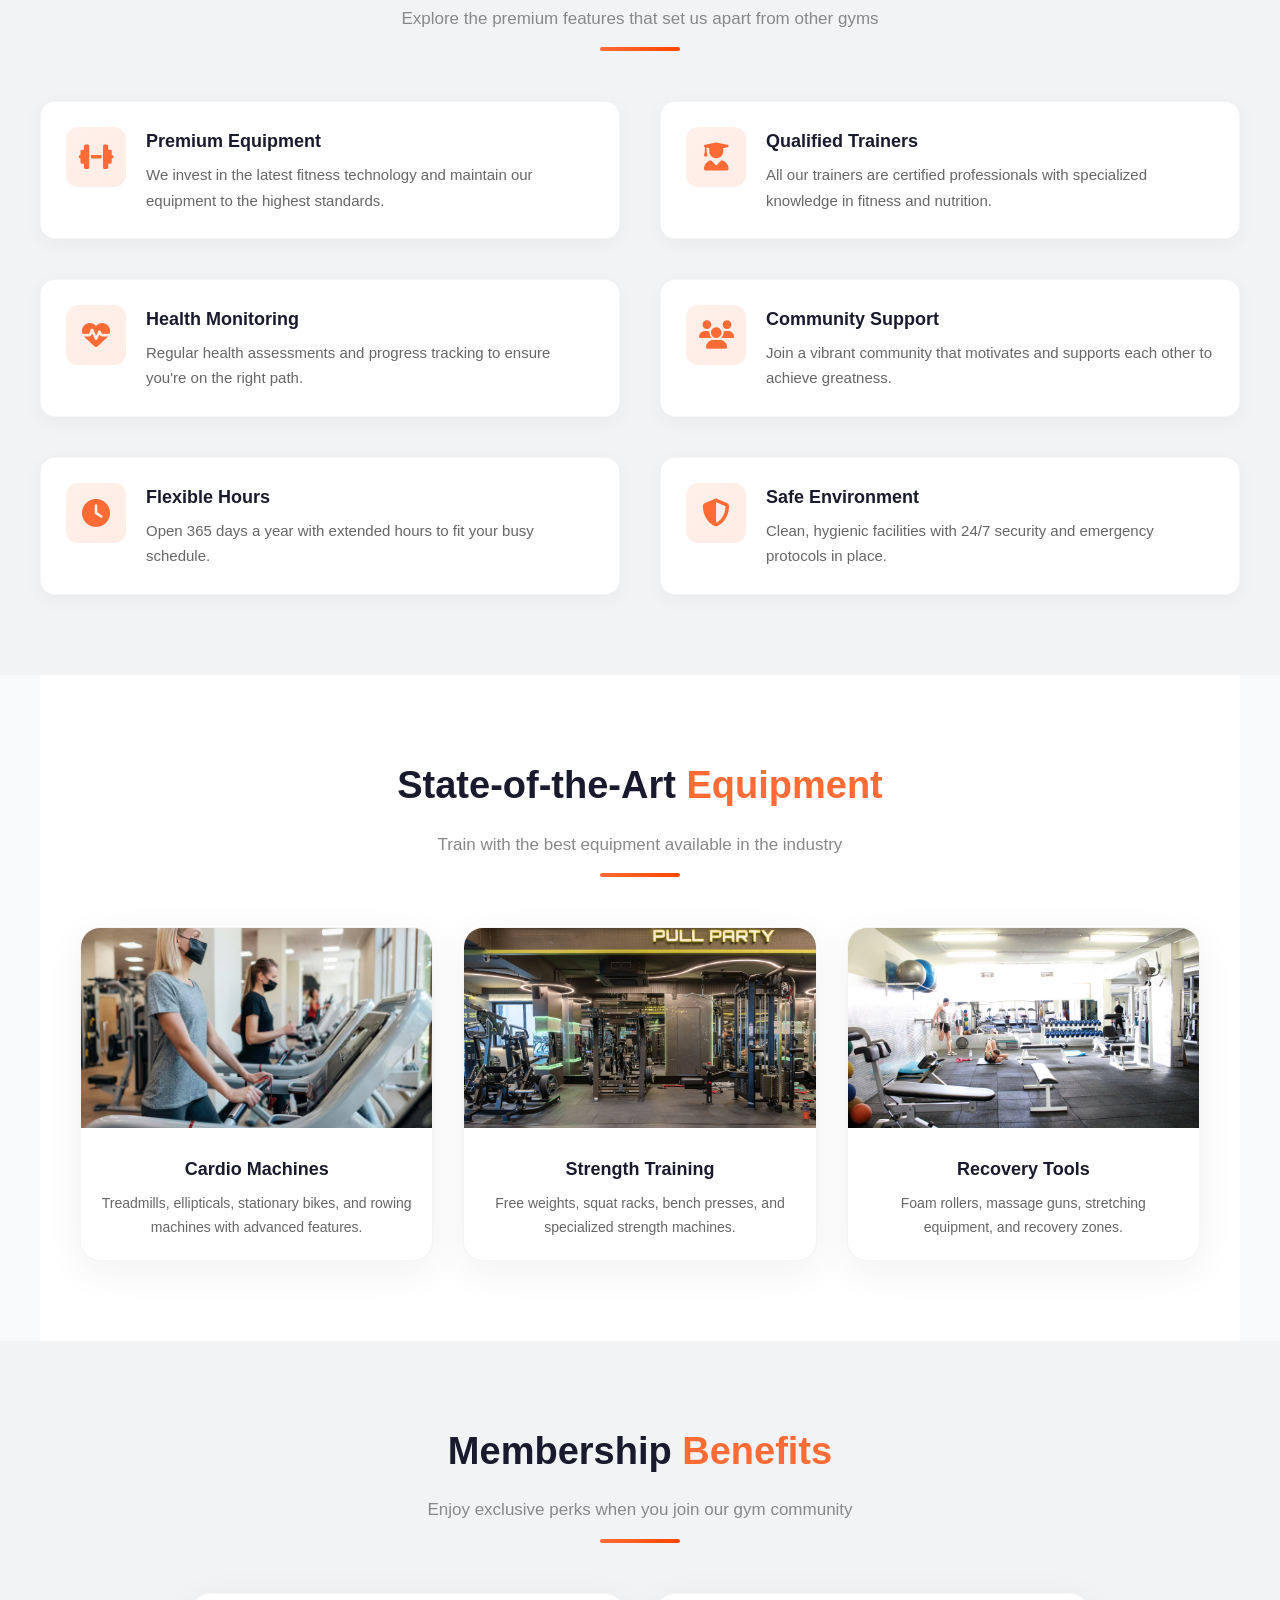
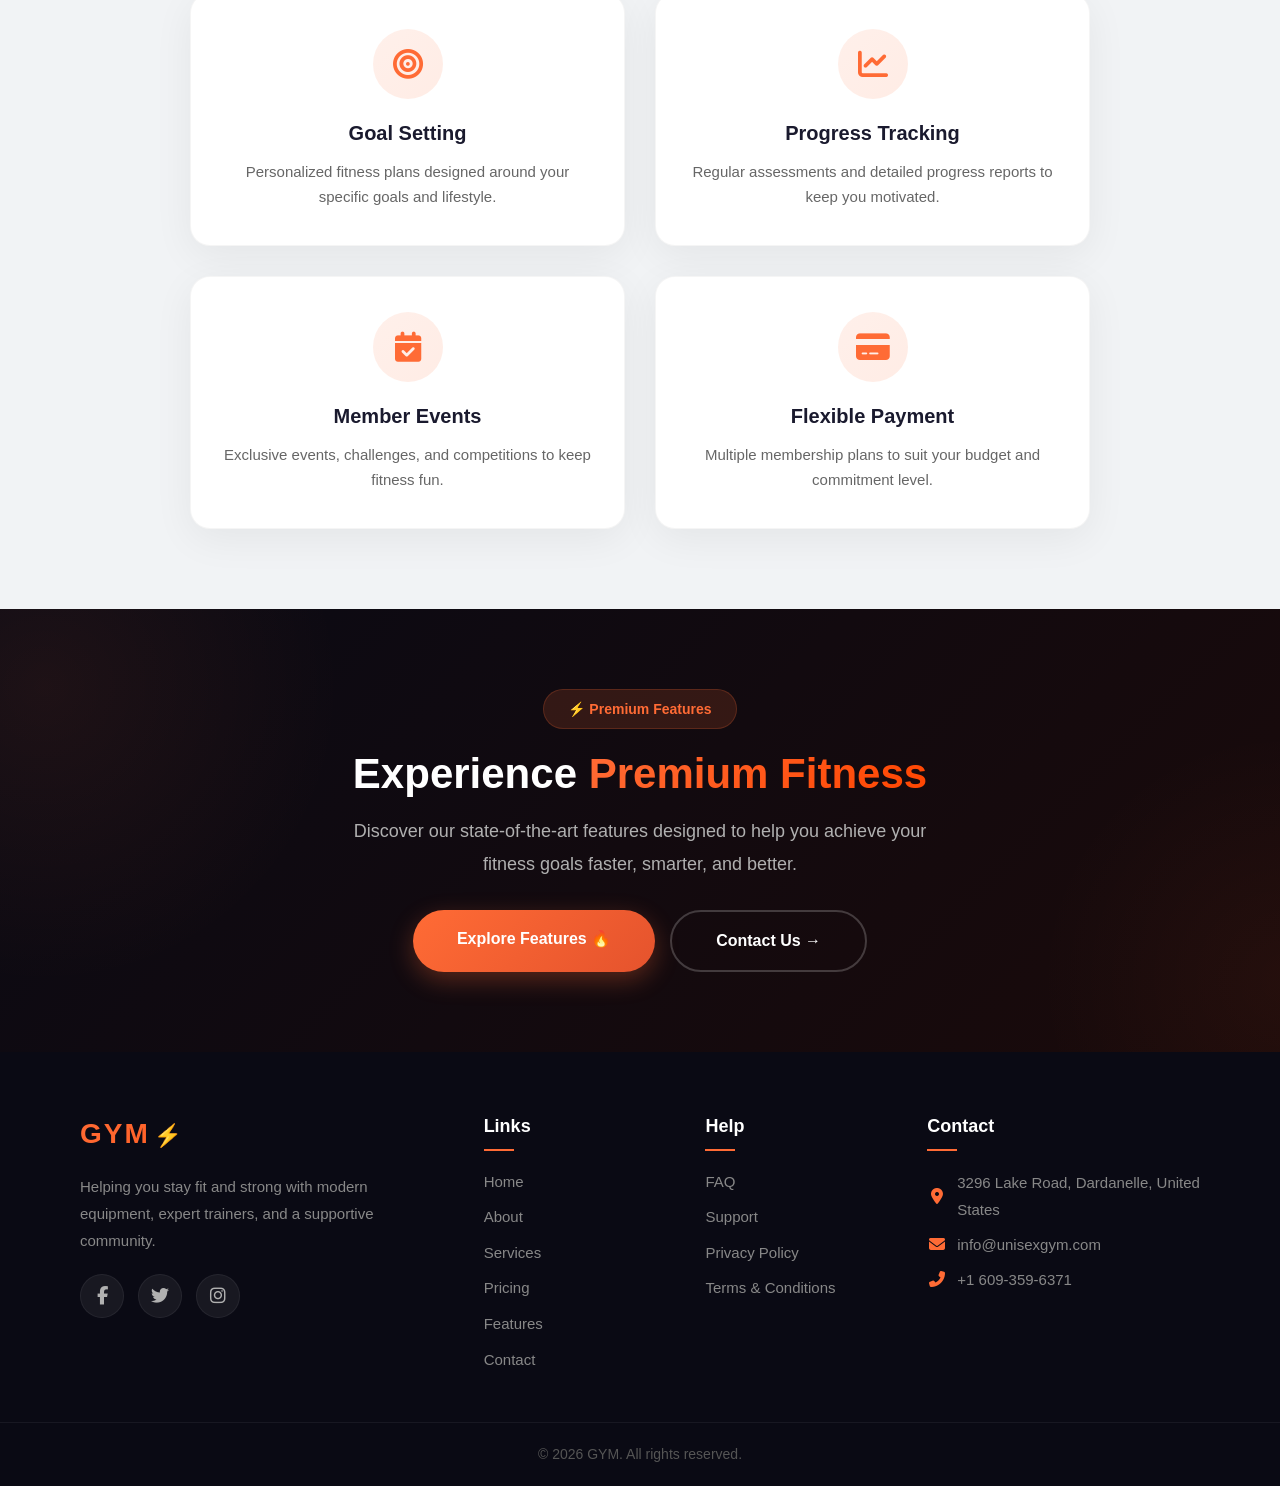
<file: features.html>
<!DOCTYPE html>
<html lang="en" dir="ltr">
<head>
  <meta charset="UTF-8">
  <meta name="viewport" content="width=device-width, initial-scale=1.0">
  <title>Features - Gym</title>
  <link rel="stylesheet" href="https://cdnjs.cloudflare.com/ajax/libs/font-awesome/6.4.0/css/all.min.css">
  <style>
    /* ===== RESET & BASE ===== */
    * {
        margin: 0;
        padding: 0;
        box-sizing: border-box;
        transition: all 0.3s ease;
    }

    body {
        font-family: 'Segoe UI', Tahoma, Geneva, Verdana, sans-serif;
        line-height: 1.6;
        color: #2d2d2d;
        background: #f8f9fa;
        padding-top: 80px;
        transition: all 0.3s ease;
    }

    /* ===== DARK MODE - COMPLETE ===== */
    body.dark-mode {
        background: #1a1a2e !important;
        color: #e0e0e0 !important;
    }

    body.dark-mode .feature-main-card,
    body.dark-mode .detailed-item,
    body.dark-mode .equipment-card,
    body.dark-mode .benefit-card {
        background: #2a2a3e !important;
        border-color: rgba(255, 255, 255, 0.05) !important;
    }

    body.dark-mode .feature-main-card h3,
    body.dark-mode .detailed-item .content h4,
    body.dark-mode .equipment-card h4,
    body.dark-mode .benefit-card h4 {
        color: #ffffff !important;
    }

    body.dark-mode .feature-main-card p,
    body.dark-mode .detailed-item .content p,
    body.dark-mode .equipment-card p,
    body.dark-mode .benefit-card p {
        color: #cccccc !important;
    }

    body.dark-mode .section-header h2 {
        color: #ffffff !important;
    }

    body.dark-mode .section-header p {
        color: #cccccc !important;
    }

    body.dark-mode .features-hero {
        background: linear-gradient(135deg, #0a0a14 0%, #1a0a0a 100%) !important;
    }

    body.dark-mode .features-hero h1 {
        color: #ffffff !important;
    }

    body.dark-mode .features-hero p {
        color: #cccccc !important;
    }

    body.dark-mode .detailed-features {
        background: #1a1a2e !important;
    }

    body.dark-mode .benefits-section {
        background: #1a1a2e !important;
    }

    body.dark-mode .benefits-container .section-header h2 {
        color: #ffffff !important;
    }

    body.dark-mode .benefits-container .section-header p {
        color: #cccccc !important;
    }

    body.dark-mode nav {
        background: rgba(10, 10, 20, 0.98) !important;
    }

    body.dark-mode .dropdown-menu {
        background: rgba(20, 20, 40, 0.98) !important;
    }

    body.dark-mode .icon-btn {
        background: rgba(255, 255, 255, 0.05) !important;
        border-color: rgba(255, 255, 255, 0.08) !important;
        color: #e0e0e0 !important;
    }

    body.dark-mode .icon-btn:hover {
        background: #ff6b35 !important;
        color: #ffffff !important;
    }

    body.dark-mode footer {
        background: #0a0a14 !important;
    }

    body.dark-mode .detailed-item .icon-box {
        background: rgba(255, 107, 53, 0.2) !important;
    }

    body.dark-mode .detailed-item .icon-box i {
        color: #ff6b35 !important;
    }

    body.dark-mode .detailed-item:hover .icon-box {
        background: linear-gradient(135deg, #ff6b35, #ff4500) !important;
    }

    body.dark-mode .detailed-item:hover .icon-box i {
        color: #fff !important;
    }

    body.dark-mode .nav-link-btn {
        color: #e0e0e0;
    }

    body.dark-mode .nav-link-btn:hover {
        color: #ff6b35;
    }

    body.dark-mode .nav-link-btn.login-btn {
        color: #ff6b35;
        border-color: #ff6b35;
    }

    body.dark-mode .nav-link-btn.login-btn:hover {
        background: #ff6b35;
        color: #fff;
    }

    /* ===== RTL MODE ===== */
    html.rtl-mode {
        direction: rtl;
    }

    html.rtl-mode body {
        direction: rtl;
    }

    html.rtl-mode .icon-group {
        flex-direction: row-reverse;
    }

    html.rtl-mode nav .logo::after {
        margin-left: 0;
        margin-right: 4px;
    }

    html.rtl-mode .features-hero h1,
    html.rtl-mode .features-hero p {
        direction: rtl;
        text-align: right;
    }

    html.rtl-mode .features-main-grid {
        direction: rtl;
    }

    html.rtl-mode .feature-main-card {
        direction: rtl;
        text-align: right;
    }

    html.rtl-mode .feature-main-card .feature-number {
        right: auto !important;
        left: 20px !important;
    }

    html.rtl-mode .detailed-grid {
        direction: rtl;
    }

    html.rtl-mode .detailed-item {
        direction: rtl;
        text-align: right;
    }

    html.rtl-mode .detailed-item .icon-box {
        margin-left: 20px;
        margin-right: 0;
    }

    html.rtl-mode .equipment-grid {
        direction: rtl;
    }

    html.rtl-mode .equipment-card {
        direction: rtl;
        text-align: right;
    }

    html.rtl-mode .benefits-grid {
        direction: rtl;
    }

    html.rtl-mode .benefit-card {
        direction: rtl;
        text-align: right;
    }

    html.rtl-mode .section-header h2,
    html.rtl-mode .section-header p {
        direction: rtl;
    }

    html.rtl-mode .section-header .line {
        margin: 15px auto 0 !important;
    }

    html.rtl-mode .footer-container {
        direction: rtl;
    }

    html.rtl-mode .footer-about {
        direction: rtl;
        text-align: right;
    }

    html.rtl-mode .social-icons {
        flex-direction: row-reverse;
    }

    html.rtl-mode .footer-links h4::after,
    html.rtl-mode .footer-help h4::after,
    html.rtl-mode .footer-contact h4::after {
        left: auto !important;
        right: 0 !important;
    }

    html.rtl-mode .footer-links ul,
    html.rtl-mode .footer-help ul {
        direction: rtl;
        padding-right: 0;
    }

    html.rtl-mode .footer-links ul li a:hover,
    html.rtl-mode .footer-help ul li a:hover {
        transform: translateX(-4px) !important;
    }

    html.rtl-mode .footer-contact p {
        flex-direction: row-reverse;
    }

    html.rtl-mode .footer-contact p .icon {
        margin-left: 10px;
        margin-right: 0;
    }

    html.rtl-mode .dropdown-menu {
        left: auto !important;
        right: 0 !important;
    }

    html.rtl-mode .dropdown-menu li a .check-mark {
        margin-right: 0;
        margin-left: 10px;
    }

    html.rtl-mode .dropdown-menu li a:hover {
        padding-left: 20px !important;
        padding-right: 25px !important;
    }

    html.rtl-mode .cta-home-content h2,
    html.rtl-mode .cta-home-content p {
        direction: rtl;
    }

    html.rtl-mode .cta-home-content .cta-buttons {
        flex-direction: row-reverse;
    }

    /* ===== NAVBAR (FROM INDEX.HTML) ===== */
    body {
        margin: 0;
        font-family: sans-serif;
        padding-top: 80px;
        background-color: #f8f9fa;
        color: #1a1a24;
        transition: background-color 0.3s ease, color 0.3s ease;
    }

    nav {
        position: fixed;
        top: 0;
        left: 0;
        width: 100%;
        z-index: 1000;
        background: rgba(255, 255, 255, 0.95);
        backdrop-filter: blur(12px);
        -webkit-backdrop-filter: blur(12px);
        padding: 0 40px;
        display: flex;
        justify-content: space-between;
        align-items: center;
        height: 80px;
        box-shadow: 0 4px 30px rgba(0, 0, 0, 0.05);
        border-bottom: 2px solid #ff6b35;
        box-sizing: border-box;
        transition: background 0.3s ease, border 0.3s ease, box-shadow 0.3s ease;
    }

    nav *, nav *::before, nav *::after {
        box-sizing: border-box;
    }

    nav .logo {
        font-size: 28px;
        font-weight: 800;
        color: #ff6b35;
        letter-spacing: 2px;
        text-transform: uppercase;
        background: linear-gradient(135deg, #ff6b35, #ff4500);
        -webkit-background-clip: text;
        -webkit-text-fill-color: transparent;
        background-clip: text;
        cursor: pointer;
        text-decoration: none;
    }

    nav .logo::after {
        content: "⚡";
        font-size: 22px;
        -webkit-text-fill-color: initial;
        margin-left: 4px;
    }

    nav .nav-links {
        list-style: none;
        display: flex;
        gap: 8px;
        align-items: center;
        margin: 0;
        padding: 0;
    }

    nav .nav-links li {
        position: relative;
    }

    nav .nav-links li a {
        color: #4a4a5a;
        text-decoration: none;
        font-size: 15px;
        font-weight: 500;
        padding: 8px 18px;
        border-radius: 25px;
        transition: all 0.3s ease;
        letter-spacing: 0.3px;
        display: flex;
        align-items: center;
        gap: 5px;
    }

    nav .nav-links li a::after {
        content: '';
        position: absolute;
        bottom: 4px;
        left: 50%;
        transform: translateX(-50%);
        width: 0;
        height: 2px;
        background: #ff6b35;
        transition: width 0.3s ease;
    }

    nav .nav-links li a:hover::after,
    nav .nav-links li a.active::after {
        width: 70%;
    }

    nav .nav-links li a:hover,
    nav .nav-links li a.active {
        color: #ff6b35;
        background: rgba(255, 107, 53, 0.08);
    }

    nav .nav-links li a .dropdown-icon {
        font-size: 10px;
        transition: transform 0.3s ease;
    }

    /* ===== DROPDOWN FOR DESKTOP ===== */
    .dropdown-menu {
        position: absolute;
        top: 100%;
        left: 0;
        background: #ffffff;
        min-width: 200px;
        border-radius: 12px;
        padding: 8px 0;
        box-shadow: 0 20px 60px rgba(0, 0, 0, 0.1);
        border: 1px solid rgba(0, 0, 0, 0.05);
        opacity: 0;
        visibility: hidden;
        transform: translateY(-10px);
        transition: all 0.3s ease;
        z-index: 1000;
        list-style: none;
    }

    .dropdown-menu.show {
        opacity: 1;
        visibility: visible;
        transform: translateY(0);
    }

    .dropdown-menu li a {
        display: block !important;
        padding: 10px 20px !important;
        font-size: 14px !important;
        border-radius: 0 !important;
    }

    .dropdown-menu li a:hover {
        padding-left: 25px !important;
    }

    .dropdown-menu li a::after { display: none !important; }

    .dropdown-menu li a .check-mark {
        margin-right: 10px;
        color: #ff6b35;
        opacity: 0;
    }

    .dropdown-menu li a.active .check-mark { opacity: 1; }

    /* UTILITY BUTTON GROUPS */
    .icon-group {
        display: flex;
        gap: 10px;
        align-items: center;
    }

    .icon-btn {
        background: rgba(0, 0, 0, 0.05);
        border: 1px solid rgba(0, 0, 0, 0.08);
        color: #4a4a5a;
        width: 42px;
        height: 42px;
        border-radius: 50%;
        font-size: 18px;
        cursor: pointer;
        display: flex;
        align-items: center;
        justify-content: center;
        transition: all 0.3s ease;
    }

    .icon-btn:hover {
        background: #ff6b35;
        color: #fff;
        transform: scale(1.05);
    }

    .nav-link-btn {
        color: #4a4a5a;
        text-decoration: none;
        font-size: 15px;
        font-weight: 500;
        padding: 8px 18px;
        border-radius: 25px;
        transition: all 0.3s ease;
    }

    .nav-link-btn.login-btn { color: #ff6b35; border: 2px solid #ff6b35; }
    .nav-link-btn.login-btn:hover { background: #ff6b35; color: #fff; }
    .nav-link-btn.signup-btn { background: linear-gradient(135deg, #ff6b35, #e5532d); color: #fff; }
    .nav-link-btn.signup-btn:hover { transform: translateY(-2px); box-shadow: 0 8px 25px rgba(255, 107, 53, 0.3); }

    .hamburger {
        display: none;
        flex-direction: column;
        gap: 5px;
        cursor: pointer;
        padding: 8px 10px;
        background: rgba(0, 0, 0, 0.05);
        border: 1px solid rgba(0, 0, 0, 0.08);
        border-radius: 8px;
    }

    .hamburger span {
        display: block;
        width: 26px;
        height: 3px;
        background: #4a4a5a;
        border-radius: 3px;
        transition: all 0.3s ease;
    }

    /* HAMBURGER CROSS ANIMATION */
    .hamburger.active span:nth-child(1) { transform: rotate(45deg) translate(5px, 6px); }
    .hamburger.active span:nth-child(2) { opacity: 0; }
    .hamburger.active span:nth-child(3) { transform: rotate(-45deg) translate(5px, -6px); }

    .mobile-only { display: none; }

    /* ===================================================
       ===== IPAD AIR & TABLET RESPONSIVE STYLES =====
       =================================================== */
    @media screen and (max-width: 1024px) {
        nav { padding: 0 24px; }
        nav .icon-group { display: none; }
        .hamburger { display: flex; z-index: 1001; }

        /* Drawer Box Setup */
        nav .nav-links {
            position: fixed;
            top: 0;
            right: -100%; 
            width: 320px; 
            height: 100vh;
            background: #ffffff;
            border-left: 2px solid #ff6b35;
            flex-direction: column;
            align-items: flex-start;
            justify-content: flex-start;
            padding: 100px 24px 40px 24px;
            gap: 12px;
            transition: right 0.4s cubic-bezier(0.16, 1, 0.3, 1), left 0.4s cubic-bezier(0.16, 1, 0.3, 1), background 0.3s ease;
            overflow-y: auto;
            box-shadow: -10px 0 30px rgba(0,0,0,0.05);
        }

        nav .nav-links.active { right: 0; }
        nav .nav-links li { width: 100%; }
        nav .nav-links li a { justify-content: space-between; width: 100%; padding: 12px 16px; color: #4a4a5a; }
        nav .nav-links li a::after { display: none; }

        /* Mobile Menu Accordion */
        .dropdown-menu {
            position: static;
            opacity: 1;
            visibility: visible;
            transform: none;
            max-height: 0;
            overflow: hidden;
            padding: 0;
            background: rgba(0, 0, 0, 0.02);
            border: none;
            margin-top: 0;
            transition: max-height 0.3s ease-out;
            box-shadow: none;
        }

        .dropdown-menu.show { max-height: 200px; margin-top: 4px; }
        .dropdown-trigger.show .dropdown-icon { transform: rotate(180deg); }
        .mobile-only { display: flex !important; }

        .mobile-auth {
            margin-top: 20px;
            border-top: 1px solid rgba(0, 0, 0, 0.08);
            padding-top: 24px;
            gap: 12px;
        }
        .mobile-auth .nav-link-btn { flex: 1; text-align: center; display: inline-block; }
        .mobile-actions { margin-top: 8px; gap: 12px; }
        .mobile-actions .icon-btn { border-radius: 20px; width: auto; padding: 0 20px; flex: 1; font-size: 14px; gap: 8px; }
    }

    /* ===================================================
       ============== DARK MODE SELECTION =================
       =================================================== */
    body.dark-mode {
        background-color: #05050a;
        color: #e0e0e0;
    }
    body.dark-mode nav {
        background: rgba(10, 10, 20, 0.95);
        box-shadow: 0 4px 30px rgba(0, 0, 0, 0.3);
    }
    body.dark-mode nav .nav-links li a {
        color: #e0e0e0;
    }
    body.dark-mode .dropdown-menu {
        background: #0a0a14;
        border-color: rgba(255, 255, 255, 0.06);
        box-shadow: 0 20px 60px rgba(0, 0, 0, 0.4);
    }
    body.dark-mode .dropdown-menu li a {
        color: #e0e0e0;
    }
    body.dark-mode .icon-btn {
        background: rgba(255, 255, 255, 0.08);
        border-color: rgba(255, 255, 255, 0.12);
        color: #e0e0e0;
    }
    body.dark-mode .hamburger {
        background: rgba(255, 255, 255, 0.08);
        border-color: rgba(255, 255, 255, 0.12);
    }
    body.dark-mode .hamburger span {
        background: #e0e0e0;
    }
    @media screen and (max-width: 1024px) {
        body.dark-mode nav .nav-links {
            background: #0a0a14;
            box-shadow: -10px 0 30px rgba(0,0,0,0.5);
        }
        body.dark-mode nav .nav-links li a {
            color: #e0e0e0;
        }
        body.dark-mode .dropdown-menu {
            background: rgba(255, 255, 255, 0.03);
        }
        body.dark-mode .mobile-auth {
            border-top-color: rgba(255, 255, 255, 0.1);
        }
    }

    /* ===================================================
       ============== RTL MODE SELECTION ==================
       =================================================== */
    html.rtl-mode {
        direction: rtl;
    }
    @media screen and (max-width: 1024px) {
        html.rtl-mode nav .nav-links {
            left: -100%;
            right: auto;
            border-left: none;
            border-right: 2px solid #ff6b35;
            box-shadow: 10px 0 30px rgba(0,0,0,0.4);
        }
        html.rtl-mode nav .nav-links.active {
            left: 0;
            right: auto;
        }
    }

    /* ===== FEATURES PAGE SPECIFIC STYLES ===== */
    
    /* Features Hero - Dark */
    .features-hero {
        background: linear-gradient(135deg, #0a0a14 0%, #1a0a0a 100%);
        padding: 80px 40px;
        text-align: center;
        position: relative;
        overflow: hidden;
        transition: all 0.3s ease;
    }

    .features-hero::before {
        content: '';
        position: absolute;
        top: -50%;
        right: -20%;
        width: 600px;
        height: 600px;
        background: radial-gradient(circle, rgba(255, 107, 53, 0.08) 0%, transparent 70%);
        border-radius: 50%;
    }

    .features-hero-content {
        max-width: 800px;
        margin: 0 auto;
        position: relative;
        z-index: 1;
    }

    .features-hero h1 {
        font-size: 48px;
        font-weight: 800;
        color: #fff;
        margin-bottom: 15px;
        background: linear-gradient(135deg, #fff 30%, #ff6b35 100%);
        -webkit-background-clip: text;
        -webkit-text-fill-color: transparent;
        background-clip: text;
        transition: all 0.3s ease;
    }

    .features-hero p {
        color: #b0b0b0;
        font-size: 18px;
        max-width: 600px;
        margin: 0 auto;
        line-height: 1.8;
        transition: all 0.3s ease;
    }

    /* Main Features Grid - White */
    .features-main {
        max-width: 1200px;
        margin: 0 auto;
        padding: 80px 40px;
        background: #ffffff;
    }

    .features-main-grid {
        display: grid;
        grid-template-columns: repeat(3, 1fr);
        gap: 30px;
    }

    .feature-main-card {
        background: #fff;
        padding: 40px 30px;
        border-radius: 20px;
        box-shadow: 0 10px 40px rgba(0, 0, 0, 0.06);
        border: 1px solid rgba(0, 0, 0, 0.04);
        transition: all 0.4s ease;
        text-align: center;
        position: relative;
        overflow: hidden;
    }

    .feature-main-card::before {
        content: '';
        position: absolute;
        top: 0;
        left: 0;
        width: 100%;
        height: 4px;
        background: linear-gradient(90deg, #ff6b35, #ff4500);
        transform: scaleX(0);
        transition: transform 0.4s ease;
    }

    .feature-main-card:hover::before {
        transform: scaleX(1);
    }

    .feature-main-card:hover {
        transform: translateY(-10px);
        box-shadow: 0 20px 60px rgba(255, 107, 53, 0.1);
        border-color: rgba(255, 107, 53, 0.15);
    }

    .feature-main-card img {
        width: 100%;
        height: 220px;
        object-fit: cover;
        border-radius: 12px;
        margin-bottom: 15px;
        transition: transform 0.5s ease;
        display: block;
    }

    .feature-main-card:hover img {
        transform: scale(1.05);
    }

    .feature-main-card .icon {
        font-size: 56px;
        margin-bottom: 20px;
        display: block;
    }

    .feature-main-card .feature-number {
        position: absolute;
        top: 15px;
        right: 20px;
        font-size: 48px;
        font-weight: 800;
        color: rgba(255, 107, 53, 0.05);
        transition: all 0.3s ease;
        z-index: 1;
    }

    .feature-main-card:hover .feature-number {
        color: rgba(255, 107, 53, 0.1);
        transform: scale(1.1);
    }

    .feature-main-card h3 {
        font-size: 22px;
        color: #1a1a2e;
        margin-bottom: 12px;
        transition: all 0.3s ease;
    }

    .feature-main-card p {
        color: #666;
        font-size: 15px;
        line-height: 1.7;
        transition: all 0.3s ease;
    }

    /* Detailed Features Section - Light Gray */
    .detailed-features {
        background: #f1f3f5;
        padding: 80px 40px;
        transition: all 0.3s ease;
    }

    .detailed-features-container {
        max-width: 1200px;
        margin: 0 auto;
    }

    .section-header {
        text-align: center;
        margin-bottom: 50px;
    }

    .section-header h2 {
        font-size: 38px;
        color: #1a1a2e;
        font-weight: 800;
        margin-bottom: 15px;
        transition: all 0.3s ease;
    }

    .section-header h2 span {
        color: #ff6b35;
    }

    .section-header p {
        color: #888;
        font-size: 17px;
        max-width: 600px;
        margin: 0 auto;
        transition: all 0.3s ease;
    }

    .section-header .line {
        width: 80px;
        height: 4px;
        background: linear-gradient(90deg, #ff6b35, #ff4500);
        margin: 15px auto 0;
        border-radius: 2px;
    }

    .detailed-grid {
        display: grid;
        grid-template-columns: 1fr 1fr;
        gap: 40px;
    }

    .detailed-item {
        display: flex;
        gap: 20px;
        align-items: flex-start;
        padding: 25px;
        background: #ffffff;
        border-radius: 15px;
        box-shadow: 0 5px 20px rgba(0, 0, 0, 0.04);
        border: 1px solid rgba(0, 0, 0, 0.04);
        transition: all 0.3s ease;
    }

    .detailed-item:hover {
        transform: translateX(5px);
        box-shadow: 0 10px 30px rgba(255, 107, 53, 0.08);
        border-color: rgba(255, 107, 53, 0.1);
    }

    .detailed-item .icon-box {
        min-width: 60px;
        height: 60px;
        background: linear-gradient(135deg, rgba(255, 107, 53, 0.1), rgba(255, 69, 0, 0.1));
        border-radius: 12px;
        display: flex;
        align-items: center;
        justify-content: center;
        font-size: 28px;
        transition: all 0.3s ease;
    }

    .detailed-item:hover .icon-box {
        background: linear-gradient(135deg, #ff6b35, #ff4500);
        transform: scale(1.05);
    }

    .detailed-item:hover .icon-box i {
        color: #fff;
    }

    .detailed-item .icon-box i {
        color: #ff6b35;
        transition: all 0.3s ease;
    }

    .detailed-item .content h4 {
        font-size: 18px;
        color: #1a1a2e;
        margin-bottom: 6px;
        transition: all 0.3s ease;
    }

    .detailed-item .content p {
        color: #666;
        font-size: 15px;
        line-height: 1.7;
        transition: all 0.3s ease;
    }

    /* Equipment Showcase - White */
    .equipment-section {
        padding: 80px 40px;
        max-width: 1200px;
        margin: 0 auto;
        background: #ffffff;
    }

    .equipment-grid {
        display: grid;
        grid-template-columns: repeat(auto-fit, minmax(250px, 1fr));
        gap: 30px;
        margin-top: 40px;
    }

    .equipment-card {
        background: #fff;
        border-radius: 20px;
        overflow: hidden;
        box-shadow: 0 10px 40px rgba(0, 0, 0, 0.06);
        border: 1px solid rgba(0, 0, 0, 0.04);
        transition: all 0.4s ease;
        text-align: center;
    }

    .equipment-card:hover {
        transform: translateY(-8px);
        box-shadow: 0 20px 60px rgba(255, 107, 53, 0.1);
    }

    .equipment-card img {
        width: 100%;
        height: 200px;
        object-fit: cover;
    }

    .equipment-card h4 {
        padding: 20px 20px 8px;
        font-size: 18px;
        color: #1a1a2e;
        transition: all 0.3s ease;
    }

    .equipment-card p {
        padding: 0 20px 20px;
        color: #666;
        font-size: 14px;
        line-height: 1.7;
        transition: all 0.3s ease;
    }

    /* ===== MEMBERSHIP BENEFITS - Light Gray ===== */
    .benefits-section {
        background: #f1f3f5;
        padding: 80px 40px;
        transition: all 0.3s ease;
    }

    .benefits-container {
        max-width: 1200px;
        margin: 0 auto;
        position: relative;
        z-index: 1;
    }

    .benefits-container .section-header h2 {
        color: #1a1a2e;
    }

    .benefits-container .section-header p {
        color: #888;
    }

    .benefits-grid {
        display: grid;
        grid-template-columns: repeat(2, 1fr);
        gap: 30px;
        margin-top: 40px;
        max-width: 900px;
        margin-left: auto;
        margin-right: auto;
    }

    .benefit-card {
        background: #ffffff;
        padding: 35px 30px;
        border-radius: 20px;
        border: 1px solid rgba(0, 0, 0, 0.04);
        box-shadow: 0 10px 40px rgba(0, 0, 0, 0.06);
        transition: all 0.4s ease;
        text-align: center;
    }

    .benefit-card:hover {
        transform: translateY(-8px);
        box-shadow: 0 20px 60px rgba(255, 107, 53, 0.12);
        border-color: rgba(255, 107, 53, 0.15);
    }

    /* ===== BENEFIT ICONS - FONT AWESOME ===== */
    .benefit-card .icon-box-benefit {
        width: 70px;
        height: 70px;
        background: linear-gradient(135deg, rgba(255, 107, 53, 0.1), rgba(255, 69, 0, 0.1));
        border-radius: 50%;
        display: flex;
        align-items: center;
        justify-content: center;
        margin: 0 auto 18px;
        font-size: 30px;
        color: #ff6b35;
        transition: all 0.3s ease;
    }

    .benefit-card:hover .icon-box-benefit {
        background: linear-gradient(135deg, #ff6b35, #ff4500);
        color: #ffffff;
        transform: scale(1.05);
    }

    .benefit-card h4 {
        color: #1a1a2e;
        font-size: 20px;
        margin-bottom: 10px;
        transition: all 0.3s ease;
    }

    .benefit-card p {
        color: #666;
        font-size: 15px;
        line-height: 1.7;
        transition: all 0.3s ease;
    }

    /* Dark mode for benefits */
    body.dark-mode .benefits-section {
        background: #1a1a2e !important;
    }

    body.dark-mode .benefit-card {
        background: #2a2a3e !important;
        border-color: rgba(255, 255, 255, 0.05) !important;
    }

    body.dark-mode .benefit-card h4 {
        color: #ffffff !important;
    }

    body.dark-mode .benefit-card p {
        color: #cccccc !important;
    }

    body.dark-mode .benefits-container .section-header h2 {
        color: #ffffff !important;
    }

    body.dark-mode .benefits-container .section-header p {
        color: #cccccc !important;
    }

    body.dark-mode .benefit-card .icon-box-benefit {
        background: rgba(255, 107, 53, 0.2) !important;
    }

    body.dark-mode .benefit-card:hover .icon-box-benefit {
        background: linear-gradient(135deg, #ff6b35, #ff4500) !important;
        color: #ffffff !important;
    }

    body.dark-mode .features-main {
        background: #1a1a2e !important;
    }

    body.dark-mode .equipment-section {
        background: #1a1a2e !important;
    }

    body.dark-mode .detailed-features {
        background: #14142a !important;
    }

    body.dark-mode .feature-main-card {
        background: #2a2a3e !important;
        border-color: rgba(255, 255, 255, 0.05) !important;
    }

    body.dark-mode .feature-main-card h3 {
        color: #ffffff !important;
    }

    body.dark-mode .feature-main-card p {
        color: #cccccc !important;
    }

    /* ===== UPDATED CTA SECTION ===== */
    .cta-home {
        background: linear-gradient(135deg, #0a0a14 0%, #1a0a0a 100%);
        padding: 80px 40px;
        text-align: center;
        position: relative;
        overflow: hidden;
    }

    .cta-home::before {
        content: '';
        position: absolute;
        top: -50%;
        left: -20%;
        width: 600px;
        height: 600px;
        background: radial-gradient(circle, rgba(255, 107, 53, 0.08) 0%, transparent 70%);
        border-radius: 50%;
        animation: ctaFloat 15s ease-in-out infinite;
    }

    .cta-home::after {
        content: '';
        position: absolute;
        bottom: -40%;
        right: -20%;
        width: 500px;
        height: 500px;
        background: radial-gradient(circle, rgba(255, 107, 53, 0.05) 0%, transparent 70%);
        border-radius: 50%;
        animation: ctaFloat 20s ease-in-out infinite reverse;
    }

    @keyframes ctaFloat {
        0% { transform: translate(0, 0) scale(1); }
        50% { transform: translate(30px, -30px) scale(1.1); }
        100% { transform: translate(0, 0) scale(1); }
    }

    .cta-home-content {
        max-width: 800px;
        margin: 0 auto;
        position: relative;
        z-index: 1;
    }

    .cta-home-content .cta-badge {
        display: inline-block;
        background: rgba(255, 107, 53, 0.15);
        color: #ff6b35;
        padding: 8px 24px;
        border-radius: 50px;
        font-size: 14px;
        font-weight: 600;
        margin-bottom: 20px;
        border: 1px solid rgba(255, 107, 53, 0.2);
        animation: pulse 2s infinite;
    }

    @keyframes pulse {
        0% { transform: scale(1); }
        50% { transform: scale(1.05); }
        100% { transform: scale(1); }
    }

    .cta-home-content h2 {
        font-size: 42px;
        font-weight: 800;
        color: #fff;
        margin-bottom: 16px;
        line-height: 1.2;
    }

    .cta-home-content h2 span {
        background: linear-gradient(135deg, #ff6b35, #ff4500);
        -webkit-background-clip: text;
        -webkit-text-fill-color: transparent;
        background-clip: text;
    }

    .cta-home-content p {
        color: #b0b0b0;
        font-size: 18px;
        line-height: 1.8;
        max-width: 600px;
        margin: 0 auto 30px;
    }

    .cta-home-content .cta-buttons {
        display: flex;
        gap: 15px;
        justify-content: center;
        flex-wrap: wrap;
    }

    .cta-home-content .cta-btn-primary {
        display: inline-block;
        background: linear-gradient(135deg, #ff6b35, #e5532d);
        color: #fff;
        padding: 16px 44px;
        border-radius: 50px;
        text-decoration: none;
        font-weight: 600;
        font-size: 16px;
        transition: all 0.3s ease;
        box-shadow: 0 8px 25px rgba(255, 107, 53, 0.3);
        border: none;
        cursor: pointer;
    }

    .cta-home-content .cta-btn-primary:hover {
        transform: translateY(-3px);
        box-shadow: 0 12px 35px rgba(255, 107, 53, 0.4);
    }

    .cta-home-content .cta-btn-secondary {
        display: inline-block;
        background: transparent;
        color: #fff;
        padding: 16px 44px;
        border-radius: 50px;
        text-decoration: none;
        font-weight: 600;
        font-size: 16px;
        transition: all 0.3s ease;
        border: 2px solid rgba(255, 255, 255, 0.2);
        cursor: pointer;
    }

    .cta-home-content .cta-btn-secondary:hover {
        background: rgba(255, 255, 255, 0.05);
        border-color: #ff6b35;
        transform: translateY(-3px);
    }

    body.dark-mode .cta-home {
        background: linear-gradient(135deg, #0a0a14 0%, #1a0a0a 100%) !important;
    }

    body.dark-mode .cta-home-content h2 {
        color: #ffffff !important;
    }

    body.dark-mode .cta-home-content p {
        color: #cccccc !important;
    }

    @media (max-width: 768px) {
        .cta-home {
            padding: 50px 20px;
        }
        .cta-home-content h2 {
            font-size: 30px;
        }
        .cta-home-content p {
            font-size: 16px;
        }
        .cta-home-content .cta-buttons {
            flex-direction: column;
            align-items: center;
        }
        .cta-home-content .cta-btn-primary,
        .cta-home-content .cta-btn-secondary {
            width: 100%;
            max-width: 300px;
            text-align: center;
        }
    }

    @media (max-width: 480px) {
        .cta-home-content h2 {
            font-size: 26px;
        }
        .cta-home-content .cta-btn-primary,
        .cta-home-content .cta-btn-secondary {
            padding: 14px 30px;
            font-size: 15px;
        }
    }

    /* ===== FOOTER ===== */
    footer {
        background: #0a0a14;
        color: #b0b0b0;
        margin-top: 0;
    }

    .footer-container {
        max-width: 1200px;
        margin: 0 auto;
        padding: 60px 40px 40px;
        display: grid;
        grid-template-columns: 2fr 1fr 1fr 1.5fr;
        gap: 40px;
    }

    /* ===== FOOTER LOGO - SAME AS NAVBAR ===== */
    .footer-about h3 {
        font-size: 28px;
        font-weight: 800;
        color: #ff6b35;
        letter-spacing: 2px;
        text-transform: uppercase;
        background: linear-gradient(135deg, #ff6b35, #ff4500);
        -webkit-background-clip: text;
        -webkit-text-fill-color: transparent;
        background-clip: text;
        margin-bottom: 16px;
        cursor: pointer;
    }

    .footer-about h3::after {
        content: "⚡";
        font-size: 22px;
        -webkit-text-fill-color: initial;
        margin-left: 4px;
        color: #ff6b35;
    }

    .footer-about p {
        font-size: 15px;
        line-height: 1.8;
        margin-bottom: 20px;
        color: #888;
    }

    .social-icons {
        display: flex;
        gap: 14px;
    }

    .social-icons a {
        display: inline-flex;
        align-items: center;
        justify-content: center;
        width: 44px;
        height: 44px;
        background: rgba(255, 255, 255, 0.06);
        border-radius: 50%;
        color: #b0b0b0;
        text-decoration: none;
        transition: all 0.3s ease;
        font-size: 18px;
        border: 1px solid rgba(255, 255, 255, 0.06);
    }

    .social-icons a:hover {
        background: #ff6b35;
        color: #fff;
        transform: translateY(-3px);
        border-color: #ff6b35;
        box-shadow: 0 8px 25px rgba(255, 107, 53, 0.25);
    }

    .footer-links h4,
    .footer-help h4,
    .footer-contact h4 {
        color: #fff;
        font-size: 18px;
        font-weight: 600;
        margin-bottom: 18px;
        position: relative;
        padding-bottom: 10px;
    }

    .footer-links h4::after,
    .footer-help h4::after,
    .footer-contact h4::after {
        content: '';
        position: absolute;
        bottom: 0;
        left: 0;
        width: 30px;
        height: 2px;
        background: #ff6b35;
    }

    .footer-links ul,
    .footer-help ul {
        list-style: none;
    }

    .footer-links ul li,
    .footer-help ul li {
        margin-bottom: 10px;
    }

    .footer-links ul li a,
    .footer-help ul li a {
        color: #888;
        text-decoration: none;
        font-size: 15px;
        transition: all 0.3s ease;
        display: inline-block;
    }

    .footer-links ul li a:hover,
    .footer-help ul li a:hover {
        color: #ff6b35;
        transform: translateX(4px);
    }

    .footer-contact p {
        font-size: 15px;
        line-height: 1.8;
        color: #888;
        margin-bottom: 8px;
        display: flex;
        align-items: center;
        gap: 10px;
    }

    /* ===== FIX: ICON USING SPAN WITH FONT AWESOME ===== */
    .footer-contact p .icon {
        color: #ff6b35;
        font-size: 16px;
        min-width: 20px;
        display: inline-flex;
        align-items: center;
        justify-content: center;
    }

    .footer-bottom {
        border-top: 1px solid rgba(255, 255, 255, 0.06);
        padding: 20px 40px;
        text-align: center;
        font-size: 14px;
        color: #555;
    }

    .footer-bottom p {
        max-width: 1200px;
        margin: 0 auto;
    }

    /* ===== SCROLLBAR ===== */
    ::-webkit-scrollbar {
        width: 10px;
    }

    ::-webkit-scrollbar-track {
        background: #0a0a14;
    }

    ::-webkit-scrollbar-thumb {
        background: #ff6b35;
        border-radius: 5px;
    }

    ::-webkit-scrollbar-thumb:hover {
        background: #e5532d;
    }

    /* ===== DARK MODE OVERRIDES ===== */
    body.dark-mode .footer-contact p .icon {
        color: #ff6b35 !important;
    }

    /* ===== RESPONSIVE ===== */
    @media (max-width: 1024px) {
        .footer-container {
            grid-template-columns: 1fr 1fr;
            gap: 30px;
        }
        
        .features-main-grid {
            grid-template-columns: repeat(2, 1fr);
        }

        .detailed-grid {
            grid-template-columns: 1fr;
        }

        .feature-main-card img {
            height: 190px;
        }

        .benefits-grid {
            grid-template-columns: repeat(2, 1fr);
            max-width: 700px;
        }
    }

    @media (max-width: 768px) {
        body {
            padding-top: 70px;
        }

        .features-hero {
            padding: 50px 20px;
        }

        .features-hero h1 {
            font-size: 32px;
        }

        .features-hero p {
            font-size: 16px;
        }

        .features-main {
            padding: 50px 20px;
        }

        .features-main-grid {
            grid-template-columns: 1fr;
            max-width: 400px;
            margin: 0 auto;
        }

        .feature-main-card img {
            height: 180px;
        }

        .detailed-features {
            padding: 50px 20px;
        }

        .section-header h2 {
            font-size: 30px;
        }

        .detailed-item {
            flex-direction: column;
            align-items: center;
            text-align: center;
        }

        .equipment-section {
            padding: 50px 20px;
        }

        .benefits-section {
            padding: 50px 20px;
        }

        .benefits-grid {
            grid-template-columns: 1fr;
            max-width: 400px;
        }

        .footer-container {
            grid-template-columns: 1fr;
            padding: 40px 20px 30px;
            gap: 30px;
        }

        .footer-bottom {
            padding: 15px 20px;
        }
    }

    @media (max-width: 480px) {
        .features-hero h1 {
            font-size: 26px;
        }

        .feature-main-card {
            padding: 25px 15px 30px;
        }

        .feature-main-card img {
            height: 160px;
            border-radius: 10px;
        }

        .feature-main-card .feature-number {
            font-size: 32px;
            top: 10px;
            right: 12px;
        }

        .feature-main-card h3 {
            font-size: 18px;
        }

        .feature-main-card p {
            font-size: 14px;
        }

        .equipment-grid {
            grid-template-columns: 1fr;
        }

        .benefits-grid {
            grid-template-columns: 1fr;
        }

        .footer-contact p {
            font-size: 14px;
        }
    }
  </style>
</head>
<body>

<!-- ===== NAVBAR (FROM INDEX.HTML - REPLACED) ===== -->
<nav>
  <a href="index.html" class="logo">GYM</a>

  <!-- Main Navigation Links & Side Drawer -->
  <ul class="nav-links" id="navLinks">
    <li class="dropdown-parent">
      <a href="#" class="dropdown-trigger" id="homeLink">
        Home <span class="dropdown-icon">▼</span>
      </a>
      <ul class="dropdown-menu" id="homeDropdown">
        <li><a href="index.html" id="home1Option"><span class="check-mark">✓</span> Home 1</a></li>
        <li><a href="home2.html" id="home2Option"><span class="check-mark">✓</span> Home 2</a></li>
      </ul>
    </li>
    <li><a href="about.html">About</a></li>
    <li><a href="services.html">Services</a></li>
    <li><a href="features.html" class="active">Features</a></li>
    <li><a href="pricing.html">Pricing</a></li>
    <li><a href="contact.html">Contact</a></li>
    <li class="dropdown-parent">
      <a href="#" class="dropdown-trigger" id="dashboardLink">
        Dashboard <span class="dropdown-icon">▼</span>
      </a>
      <ul class="dropdown-menu" id="dashboardDropdown">
        <li><a href="dashboard.html" id="adminPanelOption"><span class="check-mark">✓</span> Admin Panel</a></li>
        <li><a href="users.html" id="userPanelOption"><span class="check-mark">✓</span> User Panel</a></li>
      </ul>
    </li>

    <!-- Tablet / Mobile Specific Drawer Items -->
    <li class="mobile-only mobile-auth">
      <a href="login.html" class="nav-link-btn login-btn">Login</a>
      <a href="signup.html" class="nav-link-btn signup-btn">Signup</a>
    </li>
    <li class="mobile-only mobile-actions">
      <button id="mobile-slide-toggle" class="icon-btn" title="Toggle RTL/LTR"><i class="fas fa-exchange-alt"></i> RTL</button>
      <button id="mobile-dark-light" class="icon-btn" title="Toggle Dark/Light Mode"><i class="fas fa-moon"></i> Dark</button>
    </li>
  </ul>

  <!-- Desktop Action Group (Hidden on iPad/Mobile view) -->
  <div class="icon-group">
    <button id="slide-toggle" class="icon-btn" title="Toggle RTL/LTR"><i class="fas fa-exchange-alt"></i></button>
    <button id="dark-light" class="icon-btn" title="Toggle Dark/Light Mode"><i class="fas fa-moon"></i></button>
    <a href="login.html" class="nav-link-btn login-btn">Login</a>
    <a href="signup.html" class="nav-link-btn signup-btn">Signup</a>
  </div>

  <!-- Hamburger Icon (Visible on iPad/Mobile view) -->
  <button class="hamburger" id="hamburger" aria-label="Toggle menu">
    <span></span>
    <span></span>
    <span></span>
  </button>
</nav>

  <!-- ===== FEATURES HERO SECTION ===== -->
  <section class="features-hero">
    <div class="features-hero-content">
      <h1>Our Premium Features</h1>
      <p>Discover everything Unisex Gym has to offer. From state-of-the-art equipment to expert guidance, we have everything you need to achieve your fitness goals.</p>
    </div>
  </section>

  <!-- ===== MAIN FEATURES GRID ===== -->
  <section class="features-main">
    <div class="features-main-grid">
      <div class="feature-main-card">
        <span class="feature-number">01</span>
         <img src="images/gallary6.jpg" alt="Advanced Equipment">
        <h3>Advanced Equipment</h3>
        <p>Cutting-edge machines and free weights designed for maximum results and safety.</p>
      </div>
      <div class="feature-main-card">
        <span class="feature-number">02</span>
         <img src="images/gallary3.jpg" alt="Expert Coaching">
        <h3>Expert Coaching</h3>
        <p>Certified trainers with years of experience to guide you every step of the way.</p>
      </div>
      <div class="feature-main-card">
        <span class="feature-number">03</span>
         <img src="images/tracker.jpg" alt="Smart Tracking">
        <h3>Smart Tracking</h3>
        <p>Advanced fitness tracking technology to monitor your progress and optimize results.</p>
      </div>
      <div class="feature-main-card">
        <span class="feature-number">04</span>
         <img src="images/gallary2.jpg" alt="Group Classes">
        <h3>Group Classes</h3>
        <p>Diverse range of classes including Yoga, Zumba, HIIT, and Strength Training.</p>
      </div>
      <div class="feature-main-card">
        <span class="feature-number">05</span>
        <img src="images/Nutrition.jpg" alt="Nutrition Planning">
        <h3>Nutrition Planning</h3>
        <p>Personalized diet plans designed to complement your fitness routine.</p>
      </div>
      <div class="feature-main-card">
        <span class="feature-number">06</span>
       <img src="images/Recovery room.jpg" alt="Recovery Zone">
        <h3>Recovery Zone</h3>
        <p>Sauna, steam room, and massage therapy to help your body recover faster.</p>
      </div>
    </div>
  </section>

  <!-- ===== DETAILED FEATURES ===== -->
  <section class="detailed-features">
    <div class="detailed-features-container">
      <div class="section-header">
        <h2>What Makes Us <span>Different</span></h2>
        <p>Explore the premium features that set us apart from other gyms</p>
        <div class="line"></div>
      </div>
      <div class="detailed-grid">
        <div class="detailed-item">
          <div class="icon-box">
            <i class="fas fa-dumbbell"></i>
          </div>
          <div class="content">
            <h4>Premium Equipment</h4>
            <p>We invest in the latest fitness technology and maintain our equipment to the highest standards.</p>
          </div>
        </div>
        <div class="detailed-item">
          <div class="icon-box">
            <i class="fas fa-user-graduate"></i>
          </div>
          <div class="content">
            <h4>Qualified Trainers</h4>
            <p>All our trainers are certified professionals with specialized knowledge in fitness and nutrition.</p>
          </div>
        </div>
        <div class="detailed-item">
          <div class="icon-box">
            <i class="fas fa-heartbeat"></i>
          </div>
          <div class="content">
            <h4>Health Monitoring</h4>
            <p>Regular health assessments and progress tracking to ensure you're on the right path.</p>
          </div>
        </div>
        <div class="detailed-item">
          <div class="icon-box">
            <i class="fas fa-users"></i>
          </div>
          <div class="content">
            <h4>Community Support</h4>
            <p>Join a vibrant community that motivates and supports each other to achieve greatness.</p>
          </div>
        </div>
        <div class="detailed-item">
          <div class="icon-box">
            <i class="fas fa-clock"></i>
          </div>
          <div class="content">
            <h4>Flexible Hours</h4>
            <p>Open 365 days a year with extended hours to fit your busy schedule.</p>
          </div>
        </div>
        <div class="detailed-item">
          <div class="icon-box">
            <i class="fas fa-shield-alt"></i>
          </div>
          <div class="content">
            <h4>Safe Environment</h4>
            <p>Clean, hygienic facilities with 24/7 security and emergency protocols in place.</p>
          </div>
        </div>
      </div>
    </div>
  </section>

  <!-- ===== EQUIPMENT SHOWCASE ===== -->
  <section class="equipment-section">
    <div class="section-header">
      <h2>State-of-the-Art <span>Equipment</span></h2>
      <p>Train with the best equipment available in the industry</p>
      <div class="line"></div>
    </div>
    <div class="equipment-grid">
      <div class="equipment-card">
        <img src="images/cardio zone.jpg" alt="Cardio Equipment">
        <h4>Cardio Machines</h4>
        <p>Treadmills, ellipticals, stationary bikes, and rowing machines with advanced features.</p>
      </div>
      <div class="equipment-card">
        <img src="images/strength.jpg" alt="Strength Equipment">
        <h4>Strength Training</h4>
        <p>Free weights, squat racks, bench presses, and specialized strength machines.</p>
      </div>
      <div class="equipment-card">
        <img src="images/stretch.jpg" alt="Recovery Equipment">
        <h4>Recovery Tools</h4>
        <p>Foam rollers, massage guns, stretching equipment, and recovery zones.</p>
      </div>
    </div>
  </section>

  <!-- ===== MEMBERSHIP BENEFITS - UPDATED WITH ICONS ===== -->
  <section class="benefits-section">
    <div class="benefits-container">
      <div class="section-header">
        <h2>Membership <span>Benefits</span></h2>
        <p>Enjoy exclusive perks when you join our gym community</p>
        <div class="line"></div>
      </div>
      <div class="benefits-grid">
        <div class="benefit-card">
          <div class="icon-box-benefit">
            <i class="fas fa-bullseye"></i>
          </div>
          <h4>Goal Setting</h4>
          <p>Personalized fitness plans designed around your specific goals and lifestyle.</p>
        </div>
        <div class="benefit-card">
          <div class="icon-box-benefit">
            <i class="fas fa-chart-line"></i>
          </div>
          <h4>Progress Tracking</h4>
          <p>Regular assessments and detailed progress reports to keep you motivated.</p>
        </div>
        <div class="benefit-card">
          <div class="icon-box-benefit">
            <i class="fas fa-calendar-check"></i>
          </div>
          <h4>Member Events</h4>
          <p>Exclusive events, challenges, and competitions to keep fitness fun.</p>
        </div>
        <div class="benefit-card">
          <div class="icon-box-benefit">
            <i class="fas fa-credit-card"></i>
          </div>
          <h4>Flexible Payment</h4>
          <p>Multiple membership plans to suit your budget and commitment level.</p>
        </div>
      </div>
    </div>
  </section>

  <!-- ===== UPDATED CTA SECTION ===== -->
  <section class="cta-home">
    <div class="cta-home-content">
      <div class="cta-badge">⚡ Premium Features</div>
      <h2>Experience <span>Premium Fitness</span></h2>
      <p>Discover our state-of-the-art features designed to help you achieve your fitness goals faster, smarter, and better.</p>
      <div class="cta-buttons">
        <a href="signup.html" class="cta-btn-primary">Explore Features 🔥</a>
        <a href="contact.html" class="cta-btn-secondary">Contact Us →</a>
      </div>
    </div>
  </section>

<!-- ===== FOOTER ===== -->
<footer>
  <div class="footer-container">
    <div class="footer-about">
      <a href="index.html" style="text-decoration: none;">
        <h3>GYM</h3>
      </a>
      <p>Helping you stay fit and strong with modern equipment, expert trainers, and a supportive community.</p>
      <div class="social-icons">
        <a href="#"><i class="fab fa-facebook-f"></i></a>
        <a href="#"><i class="fab fa-twitter"></i></a>
        <a href="#"><i class="fab fa-instagram"></i></a>
      </div>
    </div>
    <div class="footer-links">
      <h4>Links</h4>
      <ul>
        <li><a href="index.html">Home</a></li>
        <li><a href="about.html">About</a></li>
        <li><a href="services.html">Services</a></li>
        <li><a href="pricing.html">Pricing</a></li>
        <li><a href="features.html">Features</a></li>
        <li><a href="contact.html">Contact</a></li>
      </ul>
    </div>
    <div class="footer-help">
      <h4>Help</h4>
      <ul>
        <li><a href="#">FAQ</a></li>
        <li><a href="#">Support</a></li>
        <li><a href="#">Privacy Policy</a></li>
        <li><a href="#">Terms & Conditions</a></li>
      </ul>
    </div>
    <div class="footer-contact">
      <h4>Contact</h4>
      <p><span class="icon"><i class="fas fa-map-marker-alt"></i></span> 3296 Lake Road, Dardanelle, United States</p>
      <p><span class="icon"><i class="fas fa-envelope"></i></span> info@unisexgym.com</p>
      <p><span class="icon"><i class="fas fa-phone-alt"></i></span> +1 609-359-6371</p>
    </div>
  </div>
  <div class="footer-bottom">
    <p>© 2026 GYM. All rights reserved.</p>
  </div>
</footer>

  <!-- ===== JAVASCRIPT (FROM INDEX.HTML) ===== -->
  <script>
    document.addEventListener("DOMContentLoaded", function () {
    console.log("✅ New Script Loaded Successfully!");

    const hamburger = document.getElementById("hamburger");
    const navLinks = document.getElementById("navLinks");
    const dropdownTriggers = document.querySelectorAll(".dropdown-trigger");
    
    // Mode toggles
    const desktopDark = document.getElementById("dark-light");
    const mobileDark = document.getElementById("mobile-dark-light");
    const desktopRTL = document.getElementById("slide-toggle");
    const mobileRTL = document.getElementById("mobile-slide-toggle");

    // ===== 1. HAMBURGER OPEN/CLOSE =====
    if (hamburger && navLinks) {
        hamburger.addEventListener("click", function (e) {
            e.stopPropagation();
            hamburger.classList.toggle("active");
            navLinks.classList.toggle("active");
        });

        // Close drawer when clicking outside
        document.addEventListener("click", function (e) {
            if (!navLinks.contains(e.target) && !hamburger.contains(e.target)) {
                hamburger.classList.remove("active");
                navLinks.classList.remove("active");
            }
        });
    }

    // ===== 2. DROPDOWN ACCORDIONS =====
    dropdownTriggers.forEach(trigger => {
        trigger.addEventListener("click", function (e) {
            e.preventDefault();
            e.stopPropagation();

            const targetMenu = this.parentElement.querySelector(".dropdown-menu");

            dropdownTriggers.forEach(otherTrigger => {
                if (otherTrigger !== trigger) {
                    otherTrigger.classList.remove("show");
                    const otherMenu = otherTrigger.parentElement.querySelector(".dropdown-menu");
                    if (otherMenu) otherMenu.classList.remove("show");
                }
            });

            this.classList.toggle("show");
            if (targetMenu) targetMenu.classList.toggle("show");
        });
    });

    // ===== 3. DARK MODE SYNC =====
    let isDark = localStorage.getItem("darkMode") === "enabled";
    
    function applyDarkMode(state) {
        if (state) {
            document.body.classList.add("dark-mode");
            if (desktopDark) desktopDark.innerHTML = '<i class="fas fa-sun"></i>';
            if (mobileDark) mobileDark.innerHTML = '<i class="fas fa-sun"></i> Light';
            localStorage.setItem("darkMode", "enabled");
        } else {
            document.body.classList.remove("dark-mode");
            if (desktopDark) desktopDark.innerHTML = '<i class="fas fa-moon"></i>';
            if (mobileDark) mobileDark.innerHTML = '<i class="fas fa-moon"></i> Dark';
            localStorage.setItem("darkMode", "disabled");
        }
    }
    applyDarkMode(isDark);

    [desktopDark, mobileDark].forEach(btn => {
        if (btn) {
            btn.addEventListener("click", function(e) {
                e.stopPropagation();
                isDark = !isDark;
                applyDarkMode(isDark);
            });
        }
    });

    // ===== 4. RTL SYNC =====
    let isRTL = localStorage.getItem("rtlMode") === "enabled";

    function applyRTLMode(state) {
        if (state) {
            document.documentElement.classList.add("rtl-mode");
            if (mobileRTL) mobileRTL.innerHTML = '<i class="fas fa-exchange-alt"></i> LTR';
            localStorage.setItem("rtlMode", "enabled");
        } else {
            document.documentElement.classList.remove("rtl-mode");
            if (mobileRTL) mobileRTL.innerHTML = '<i class="fas fa-exchange-alt"></i> RTL';
            localStorage.setItem("rtlMode", "disabled");
        }
    }
    applyRTLMode(isRTL);

    [desktopRTL, mobileRTL].forEach(btn => {
        if (btn) {
            btn.addEventListener("click", function(e) {
                e.stopPropagation();
                isRTL = !isRTL;
                applyRTLMode(isRTL);
            });
        }
    });
});
  </script>
</body>
</html>
</file>
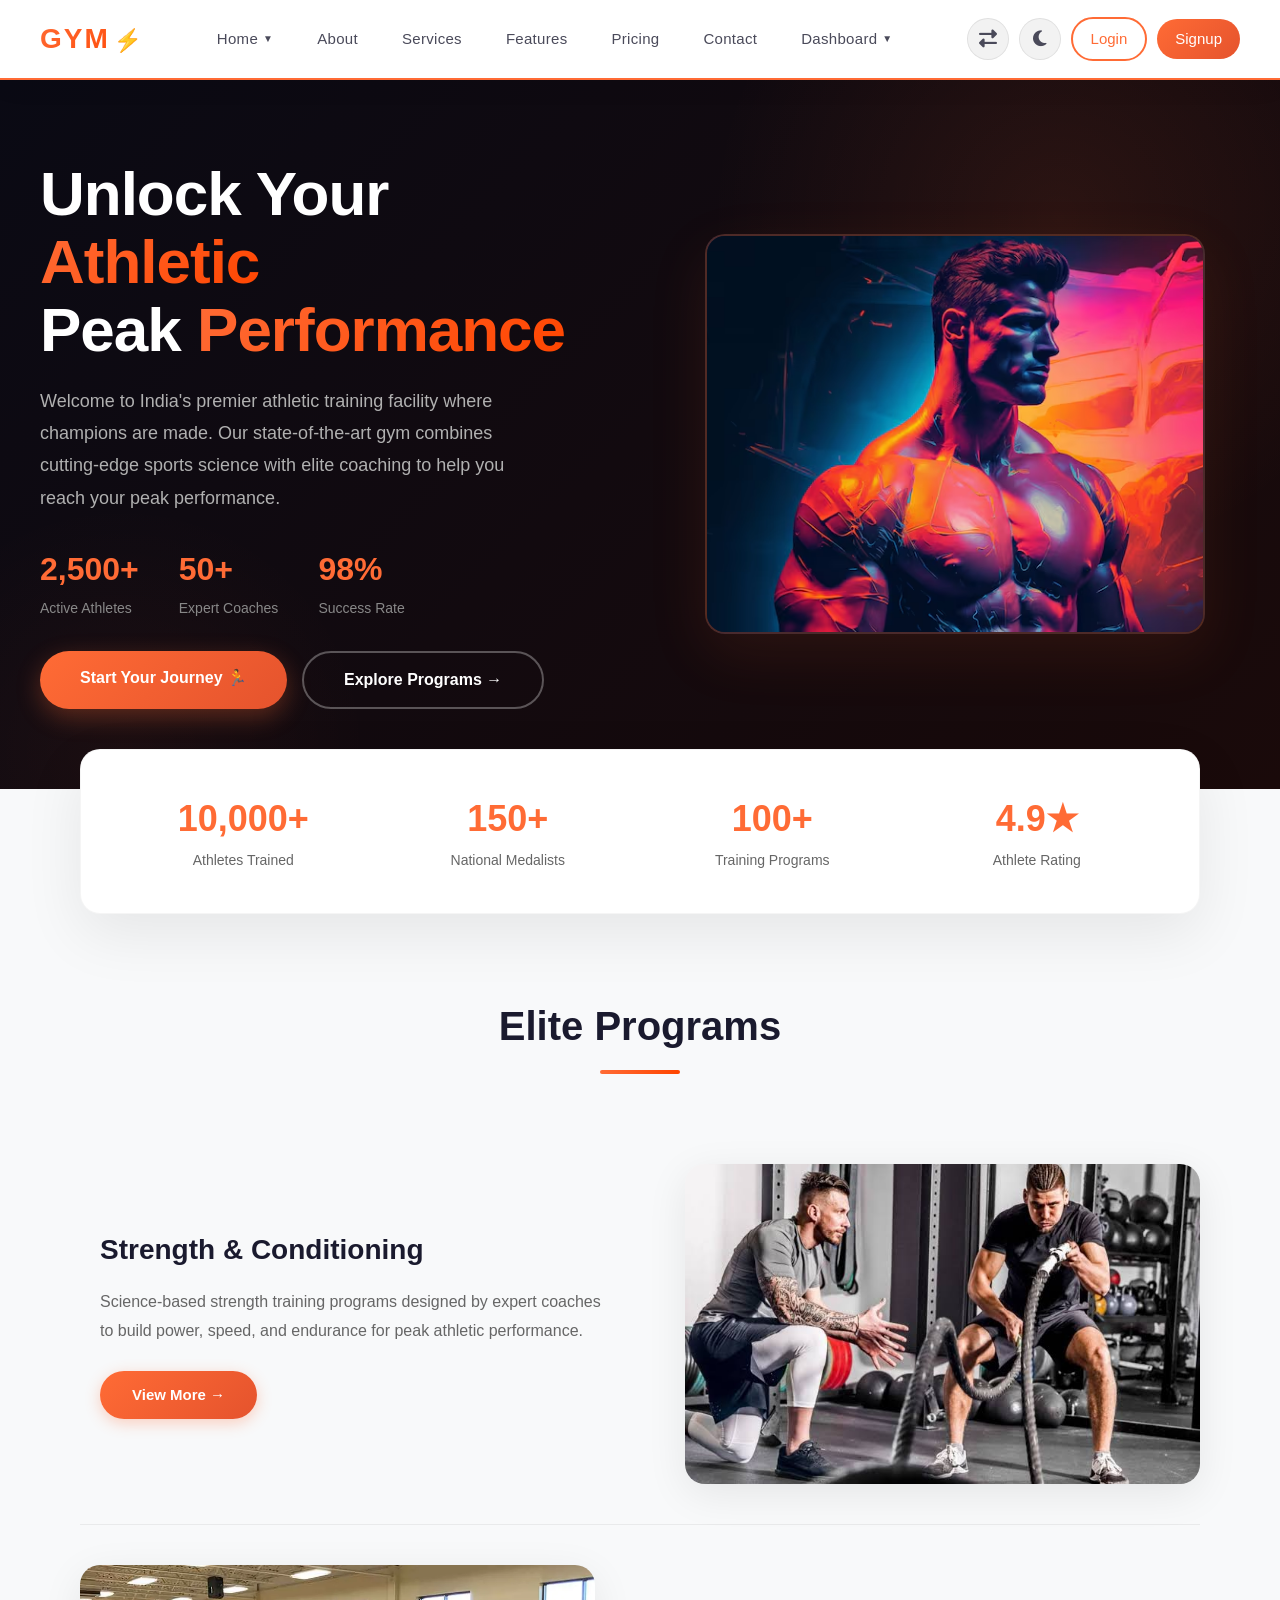
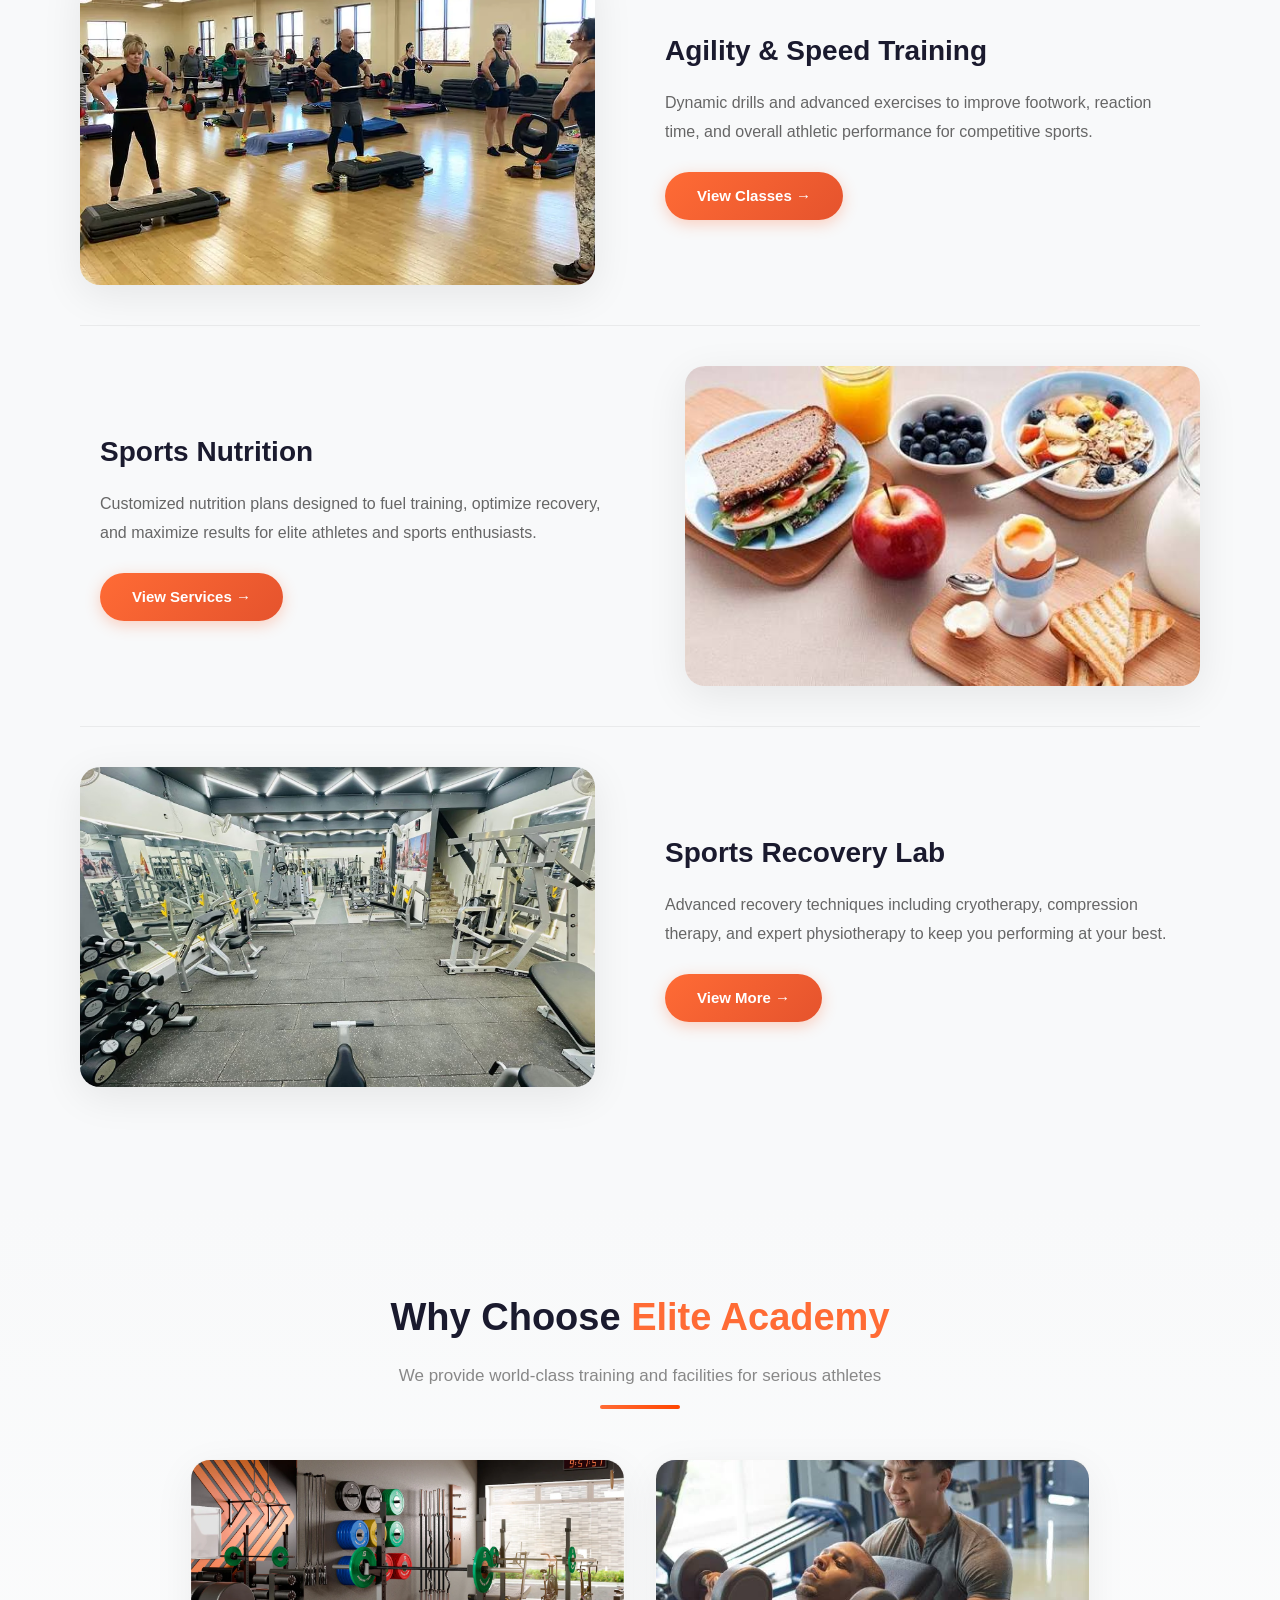
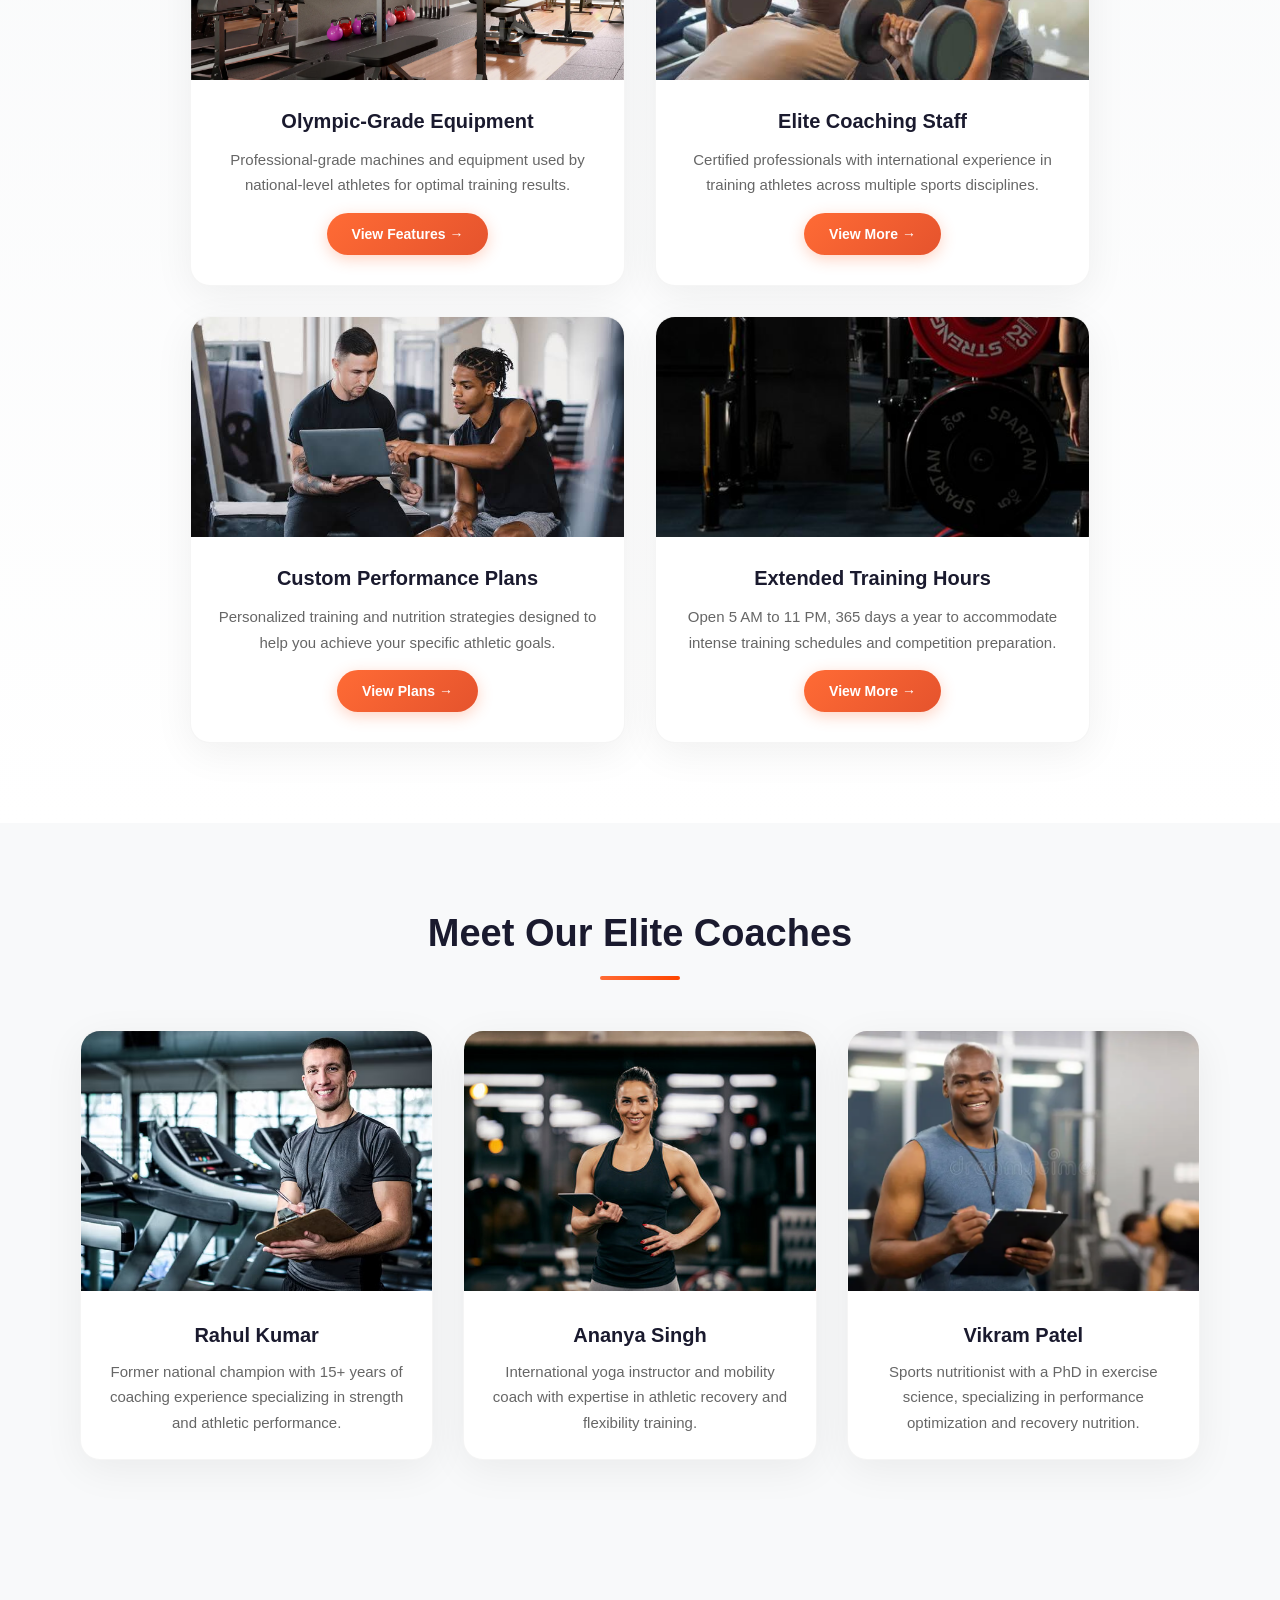
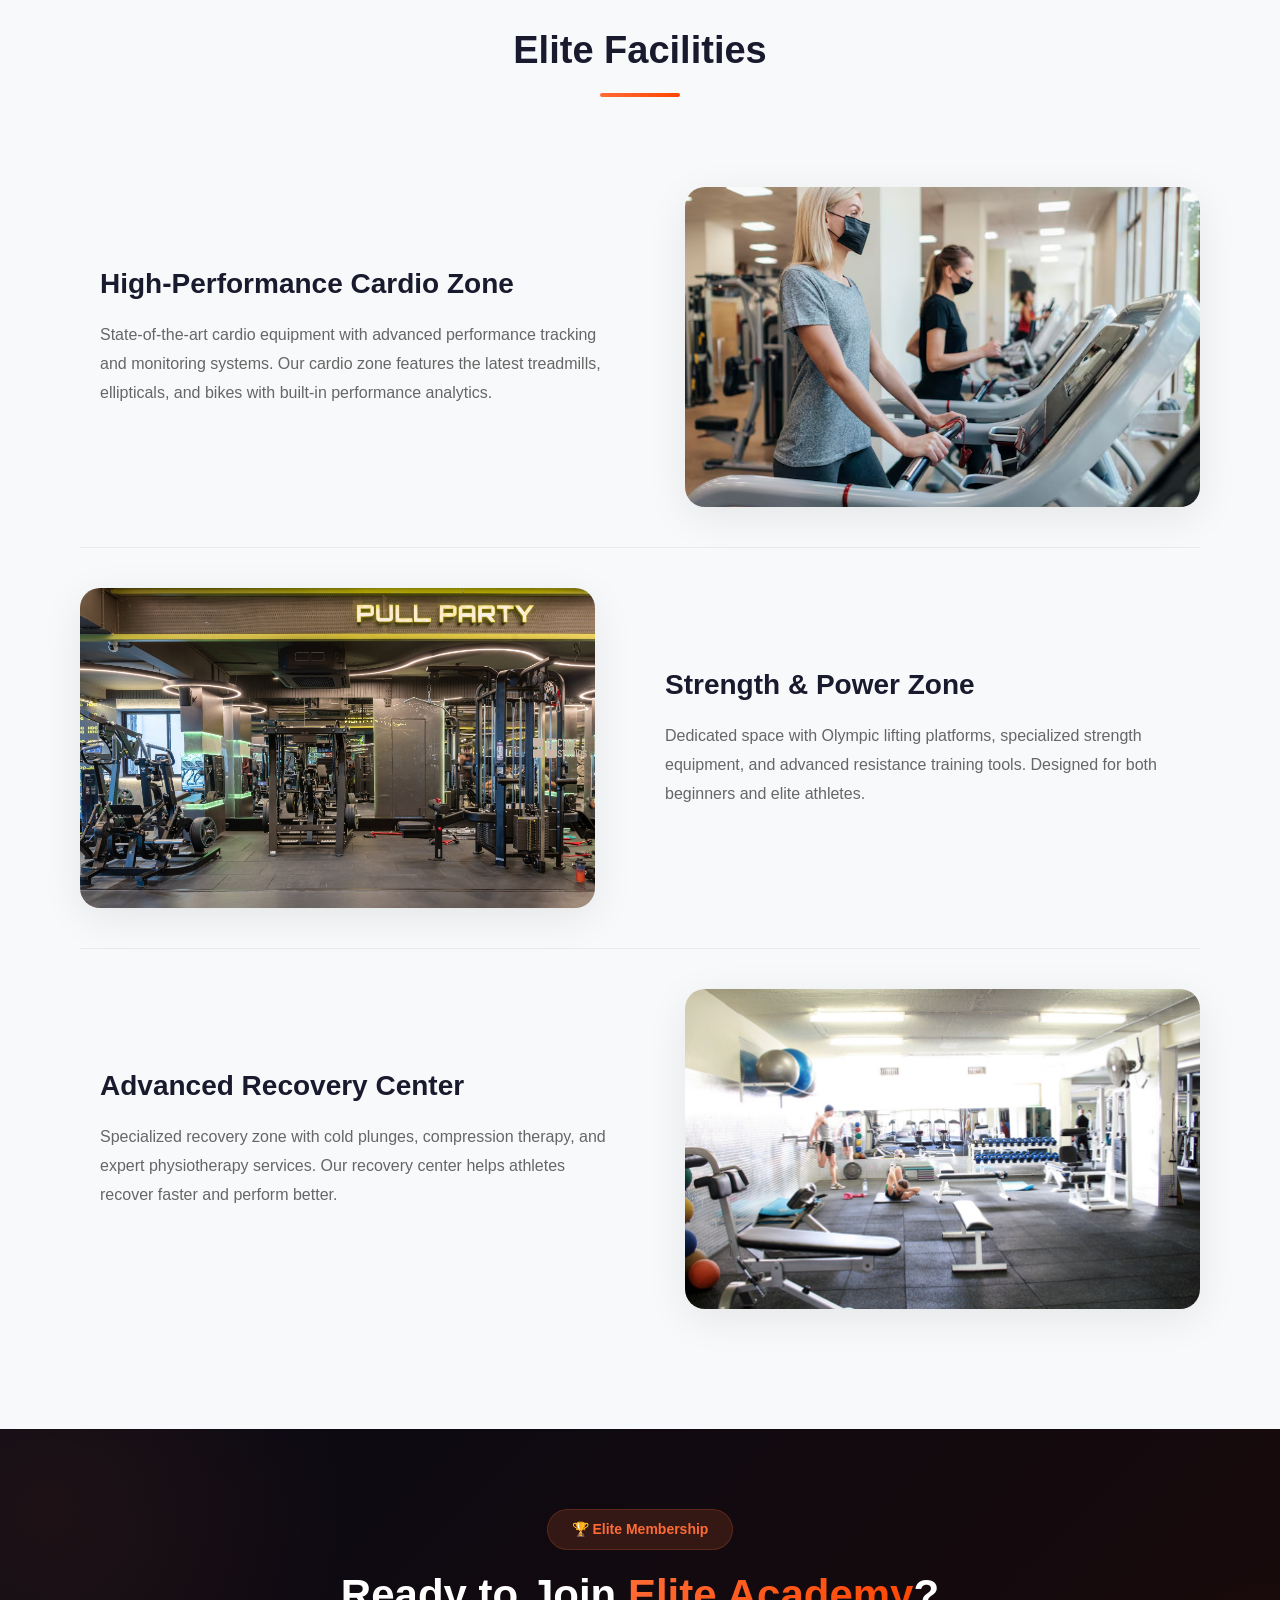
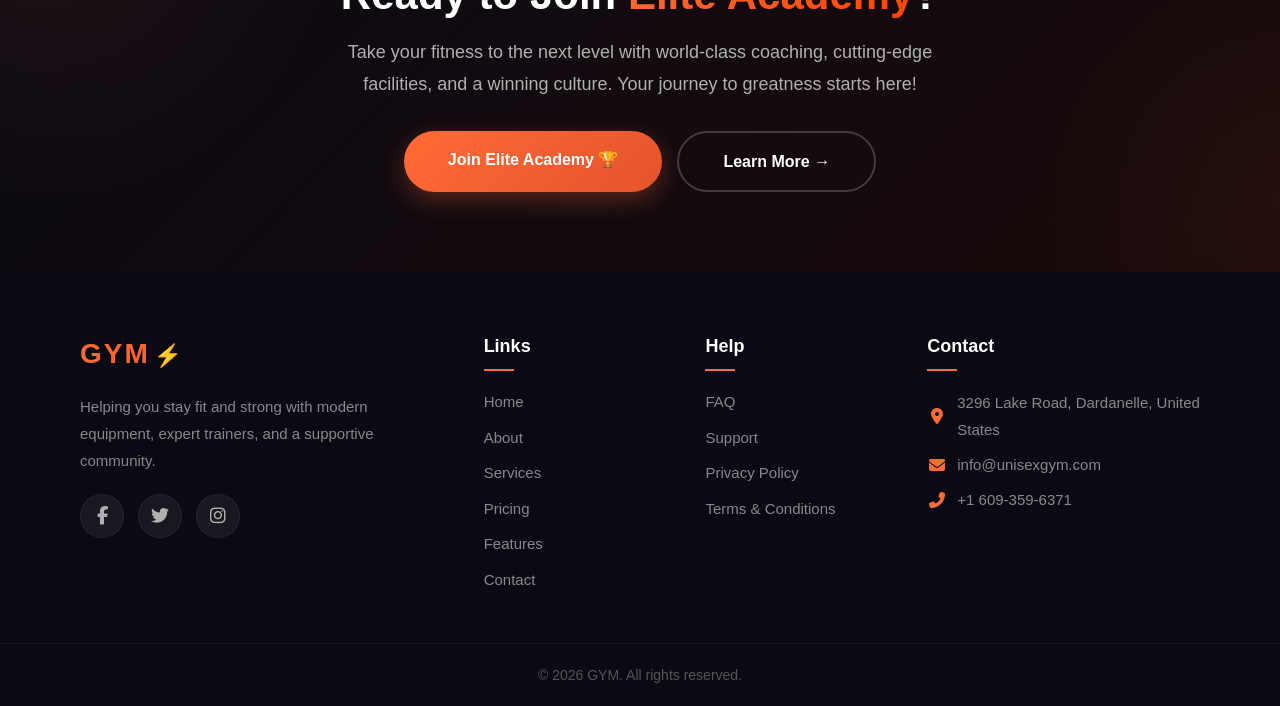
<file: home2.html>
<!DOCTYPE html>
<html lang="en">
<head>
  <meta charset="UTF-8">
  <meta name="viewport" content="width=device-width, initial-scale=1.0">
  <title>Home 2 - Elite Academy</title>
  <link rel="stylesheet" href="https://cdnjs.cloudflare.com/ajax/libs/font-awesome/6.4.0/css/all.min.css">
  <style>
    /* ===== RESET & BASE ===== */
    * {
        margin: 0;
        padding: 0;
        box-sizing: border-box;
    }

    body {
        font-family: 'Segoe UI', Tahoma, Geneva, Verdana, sans-serif;
        line-height: 1.6;
        color: #2d2d2d;
        background: #f8f9fa;
        padding-top: 80px;
        transition: all 0.3s ease;
    }

    /* ===== DARK MODE ===== */
    body.dark-mode {
        background: #1a1a2e !important;
        color: #e0e0e0 !important;
    }

    body.dark-mode .hero-home2 {
        background: linear-gradient(135deg, #0a0a14 0%, #1a0a0a 100%) !important;
    }

    body.dark-mode .hero-home2 .hero-text h1 {
        color: #ffffff !important;
    }

    body.dark-mode .hero-home2 .hero-text p {
        color: #cccccc !important;
    }

    body.dark-mode .stats-grid {
        background: #2a2a3e !important;
        border-color: rgba(255, 255, 255, 0.05) !important;
    }

    body.dark-mode .stats-grid .number {
        color: #ff6b35 !important;
    }

    body.dark-mode .stats-grid .label {
        color: #cccccc !important;
    }

    body.dark-mode .services h1 {
        color: #ffffff !important;
    }

    body.dark-mode .service-item {
        background: #2a2a3e !important;
        border-color: rgba(255, 255, 255, 0.05) !important;
    }

    body.dark-mode .service-item h3 {
        color: #ffffff !important;
    }

    body.dark-mode .service-item p {
        color: #cccccc !important;
    }

    body.dark-mode .features-section {
        background: #1a1a2e !important;
    }

    body.dark-mode .section-header h2 {
        color: #ffffff !important;
    }

    body.dark-mode .section-header p {
        color: #cccccc !important;
    }

    body.dark-mode .feature-card {
        background: #2a2a3e !important;
        border-color: rgba(255, 255, 255, 0.05) !important;
    }

    body.dark-mode .feature-card .content h3 {
        color: #ffffff !important;
    }

    body.dark-mode .feature-card .content p {
        color: #cccccc !important;
    }

    body.dark-mode .trainers h2 {
        color: #ffffff !important;
    }

    body.dark-mode .trainer-card {
        background: #2a2a3e !important;
        border-color: rgba(255, 255, 255, 0.05) !important;
    }

    body.dark-mode .trainer-card h3 {
        color: #ffffff !important;
    }

    body.dark-mode .trainer-card p {
        color: #cccccc !important;
    }

    body.dark-mode .facilities {
        background: #1a1a2e !important;
    }

    body.dark-mode .facilities h2 {
        color: #ffffff !important;
    }

    body.dark-mode .facility-item {
        background: #2a2a3e !important;
        border-color: rgba(255, 255, 255, 0.05) !important;
    }

    body.dark-mode .facility-item h3 {
        color: #ffffff !important;
    }

    body.dark-mode .facility-item p {
        color: #cccccc !important;
    }

    body.dark-mode .testimonials-section .section-header h2 {
        color: #ffffff !important;
    }

    body.dark-mode .testimonials-section .section-header p {
        color: #cccccc !important;
    }

    body.dark-mode .testimonial-card {
        background: #2a2a3e !important;
        border-color: rgba(255, 255, 255, 0.05) !important;
    }

    body.dark-mode .testimonial-card blockquote {
        color: #e0e0e0 !important;
    }

    body.dark-mode .testimonial-card .author .content h4 {
        color: #ffffff !important;
    }

    body.dark-mode .testimonial-card .author .content p {
        color: #aaaaaa !important;
    }

    body.dark-mode .cta-home {
        background: linear-gradient(135deg, #0a0a14 0%, #1a0a0a 100%) !important;
    }

    body.dark-mode .cta-home-content h2 {
        color: #ffffff !important;
    }

    body.dark-mode .cta-home-content p {
        color: #cccccc !important;
    }

    body.dark-mode nav {
        background: rgba(10, 10, 20, 0.98) !important;
    }

    body.dark-mode nav .nav-links li a {
        color: #e0e0e0 !important;
    }

    body.dark-mode nav .nav-links li a:hover {
        color: #ff6b35 !important;
    }

    body.dark-mode .dropdown-menu {
        background: rgba(20, 20, 40, 0.98) !important;
    }

    body.dark-mode .dropdown-menu li a {
        color: #e0e0e0 !important;
    }

    body.dark-mode .dropdown-menu li a:hover {
        color: #ff6b35 !important;
    }

    body.dark-mode .icon-btn {
        background: rgba(255, 255, 255, 0.05) !important;
        border-color: rgba(255, 255, 255, 0.08) !important;
        color: #e0e0e0 !important;
    }

    body.dark-mode .icon-btn:hover {
        background: #ff6b35 !important;
        color: #ffffff !important;
    }

    /* ===== RTL MODE ===== */
    html.rtl-mode {
        direction: rtl;
    }

    html.rtl-mode body {
        direction: rtl;
    }

    html.rtl-mode .icon-group {
        flex-direction: row-reverse;
    }

    html.rtl-mode nav .logo::after {
        margin-left: 0;
        margin-right: 4px;
    }

    html.rtl-mode .hero-home2 .hero-container {
        direction: rtl;
    }

    html.rtl-mode .hero-home2 .hero-text {
        text-align: right;
    }

    html.rtl-mode .hero-home2 .hero-text h1,
    html.rtl-mode .hero-home2 .hero-text p {
        text-align: right;
    }

    html.rtl-mode .hero-home2 .hero-text .stats-mini {
        flex-direction: row-reverse;
        justify-content: flex-start;
    }

    html.rtl-mode .hero-home2 .hero-text .stats-mini .stat-item {
        text-align: right;
    }

    html.rtl-mode .hero-home2 .hero-buttons {
        flex-direction: row-reverse;
        justify-content: flex-start;
    }

    html.rtl-mode .stats-grid {
        direction: rtl;
    }

    html.rtl-mode .stat-item {
        direction: rtl;
    }

    html.rtl-mode .services h1 {
        direction: rtl;
    }

    html.rtl-mode .service-item {
        flex-direction: row-reverse;
    }

    html.rtl-mode .service-item .service-content {
        text-align: right;
    }

    html.rtl-mode .service-item .service-content h3,
    html.rtl-mode .service-item .service-content p {
        text-align: right;
    }

    html.rtl-mode .service-item.reverse {
        flex-direction: row-reverse;
    }

    html.rtl-mode .section-header h2,
    html.rtl-mode .section-header p {
        direction: rtl;
    }

    html.rtl-mode .features-grid {
        direction: rtl;
    }

    html.rtl-mode .feature-card .content {
        text-align: right;
    }

    html.rtl-mode .trainers h2 {
        direction: rtl;
    }

    html.rtl-mode .trainer-grid {
        direction: rtl;
    }

    html.rtl-mode .trainer-card .content {
        text-align: right;
    }

    html.rtl-mode .facilities h2 {
        direction: rtl;
    }

    html.rtl-mode .facility-item {
        flex-direction: row-reverse;
    }

    html.rtl-mode .facility-item .facility-content {
        text-align: right;
    }

    html.rtl-mode .facility-item.reverse {
        flex-direction: row-reverse;
    }

    html.rtl-mode .testimonials-section .section-header h2,
    html.rtl-mode .testimonials-section .section-header p {
        direction: rtl;
    }

    html.rtl-mode .testimonials-grid {
        direction: rtl;
    }

    html.rtl-mode .testimonial-card .author {
        flex-direction: row-reverse;
    }

    html.rtl-mode .testimonial-card .author .content {
        text-align: right;
    }

    html.rtl-mode .testimonial-card blockquote {
        text-align: right;
    }

    html.rtl-mode .cta-home-content h2,
    html.rtl-mode .cta-home-content p {
        direction: rtl;
    }

    html.rtl-mode .cta-home-content .cta-buttons {
        flex-direction: row-reverse;
    }

    html.rtl-mode .footer-container {
        direction: rtl;
    }

    html.rtl-mode .footer-about {
        text-align: right;
    }

    html.rtl-mode .footer-about h3 {
        direction: rtl;
    }

    html.rtl-mode .footer-about p {
        text-align: right;
    }

    html.rtl-mode .social-icons {
        flex-direction: row-reverse;
    }

    html.rtl-mode .footer-links h4::after,
    html.rtl-mode .footer-help h4::after,
    html.rtl-mode .footer-contact h4::after {
        left: auto !important;
        right: 0 !important;
    }

    html.rtl-mode .footer-links ul,
    html.rtl-mode .footer-help ul {
        direction: rtl;
        padding-right: 0;
    }

    html.rtl-mode .footer-links ul li a:hover,
    html.rtl-mode .footer-help ul li a:hover {
        transform: translateX(-4px) !important;
    }

    html.rtl-mode .footer-contact p {
        flex-direction: row-reverse;
    }

    html.rtl-mode .footer-contact p .icon {
        margin-left: 10px;
        margin-right: 0;
    }

    html.rtl-mode .dropdown-menu {
        left: auto !important;
        right: 0 !important;
    }

    html.rtl-mode .dropdown-menu li a .check-mark {
        margin-right: 0;
        margin-left: 10px;
    }

    html.rtl-mode .dropdown-menu li a:hover {
        padding-left: 20px !important;
        padding-right: 25px !important;
    }

    html.rtl-mode .section-header .line {
        margin: 15px auto 0 !important;
    }

    html.rtl-mode .btn-primary,
    html.rtl-mode .btn-secondary {
        direction: rtl;
    }

    /* ===== NAVBAR (FROM INDEX.HTML) ===== */
    body {
        margin: 0;
        font-family: sans-serif;
        padding-top: 80px;
        background-color: #f8f9fa;
        color: #1a1a24;
        transition: background-color 0.3s ease, color 0.3s ease;
    }

    nav {
        position: fixed;
        top: 0;
        left: 0;
        width: 100%;
        z-index: 1000;
        background: rgba(255, 255, 255, 0.95);
        backdrop-filter: blur(12px);
        -webkit-backdrop-filter: blur(12px);
        padding: 0 40px;
        display: flex;
        justify-content: space-between;
        align-items: center;
        height: 80px;
        box-shadow: 0 4px 30px rgba(0, 0, 0, 0.05);
        border-bottom: 2px solid #ff6b35;
        box-sizing: border-box;
        transition: background 0.3s ease, border 0.3s ease, box-shadow 0.3s ease;
    }

    nav *, nav *::before, nav *::after {
        box-sizing: border-box;
    }

    nav .logo {
        font-size: 28px;
        font-weight: 800;
        color: #ff6b35;
        letter-spacing: 2px;
        text-transform: uppercase;
        background: linear-gradient(135deg, #ff6b35, #ff4500);
        -webkit-background-clip: text;
        -webkit-text-fill-color: transparent;
        background-clip: text;
        cursor: pointer;
        text-decoration: none;
    }

    nav .logo::after {
        content: "⚡";
        font-size: 22px;
        -webkit-text-fill-color: initial;
        margin-left: 4px;
    }

    nav .nav-links {
        list-style: none;
        display: flex;
        gap: 8px;
        align-items: center;
        margin: 0;
        padding: 0;
    }

    nav .nav-links li {
        position: relative;
    }

    nav .nav-links li a {
        color: #4a4a5a;
        text-decoration: none;
        font-size: 15px;
        font-weight: 500;
        padding: 8px 18px;
        border-radius: 25px;
        transition: all 0.3s ease;
        letter-spacing: 0.3px;
        display: flex;
        align-items: center;
        gap: 5px;
    }

    nav .nav-links li a::after {
        content: '';
        position: absolute;
        bottom: 4px;
        left: 50%;
        transform: translateX(-50%);
        width: 0;
        height: 2px;
        background: #ff6b35;
        transition: width 0.3s ease;
    }

    nav .nav-links li a:hover::after,
    nav .nav-links li a.active::after {
        width: 70%;
    }

    nav .nav-links li a:hover,
    nav .nav-links li a.active {
        color: #ff6b35;
        background: rgba(255, 107, 53, 0.08);
    }

    nav .nav-links li a .dropdown-icon {
        font-size: 10px;
        transition: transform 0.3s ease;
    }

    /* ===== DROPDOWN FOR DESKTOP ===== */
    .dropdown-menu {
        position: absolute;
        top: 100%;
        left: 0;
        background: #ffffff;
        min-width: 200px;
        border-radius: 12px;
        padding: 8px 0;
        box-shadow: 0 20px 60px rgba(0, 0, 0, 0.1);
        border: 1px solid rgba(0, 0, 0, 0.05);
        opacity: 0;
        visibility: hidden;
        transform: translateY(-10px);
        transition: all 0.3s ease;
        z-index: 1000;
        list-style: none;
    }

    .dropdown-menu.show {
        opacity: 1;
        visibility: visible;
        transform: translateY(0);
    }

    .dropdown-menu li a {
        display: block !important;
        padding: 10px 20px !important;
        font-size: 14px !important;
        border-radius: 0 !important;
    }

    .dropdown-menu li a:hover {
        padding-left: 25px !important;
    }

    .dropdown-menu li a::after { display: none !important; }

    .dropdown-menu li a .check-mark {
        margin-right: 10px;
        color: #ff6b35;
        opacity: 0;
    }

    .dropdown-menu li a.active .check-mark { opacity: 1; }

    /* UTILITY BUTTON GROUPS */
    .icon-group {
        display: flex;
        gap: 10px;
        align-items: center;
    }

    .icon-btn {
        background: rgba(0, 0, 0, 0.05);
        border: 1px solid rgba(0, 0, 0, 0.08);
        color: #4a4a5a;
        width: 42px;
        height: 42px;
        border-radius: 50%;
        font-size: 18px;
        cursor: pointer;
        display: flex;
        align-items: center;
        justify-content: center;
        transition: all 0.3s ease;
    }

    .icon-btn:hover {
        background: #ff6b35;
        color: #fff;
        transform: scale(1.05);
    }

    .nav-link-btn {
        color: #4a4a5a;
        text-decoration: none;
        font-size: 15px;
        font-weight: 500;
        padding: 8px 18px;
        border-radius: 25px;
        transition: all 0.3s ease;
    }

    .nav-link-btn.login-btn { color: #ff6b35; border: 2px solid #ff6b35; }
    .nav-link-btn.login-btn:hover { background: #ff6b35; color: #fff; }
    .nav-link-btn.signup-btn { background: linear-gradient(135deg, #ff6b35, #e5532d); color: #fff; }
    .nav-link-btn.signup-btn:hover { transform: translateY(-2px); box-shadow: 0 8px 25px rgba(255, 107, 53, 0.3); }

    .hamburger {
        display: none;
        flex-direction: column;
        gap: 5px;
        cursor: pointer;
        padding: 8px 10px;
        background: rgba(0, 0, 0, 0.05);
        border: 1px solid rgba(0, 0, 0, 0.08);
        border-radius: 8px;
    }

    .hamburger span {
        display: block;
        width: 26px;
        height: 3px;
        background: #4a4a5a;
        border-radius: 3px;
        transition: all 0.3s ease;
    }

    /* HAMBURGER CROSS ANIMATION */
    .hamburger.active span:nth-child(1) { transform: rotate(45deg) translate(5px, 6px); }
    .hamburger.active span:nth-child(2) { opacity: 0; }
    .hamburger.active span:nth-child(3) { transform: rotate(-45deg) translate(5px, -6px); }

    .mobile-only { display: none; }

    /* ===================================================
       ===== IPAD AIR & TABLET RESPONSIVE STYLES =====
       =================================================== */
    @media screen and (max-width: 1024px) {
        nav { padding: 0 24px; }
        nav .icon-group { display: none; }
        .hamburger { display: flex; z-index: 1001; }

        /* Drawer Box Setup */
        nav .nav-links {
            position: fixed;
            top: 0;
            right: -100%; 
            width: 320px; 
            height: 100vh;
            background: #ffffff;
            border-left: 2px solid #ff6b35;
            flex-direction: column;
            align-items: flex-start;
            justify-content: flex-start;
            padding: 100px 24px 40px 24px;
            gap: 12px;
            transition: right 0.4s cubic-bezier(0.16, 1, 0.3, 1), left 0.4s cubic-bezier(0.16, 1, 0.3, 1), background 0.3s ease;
            overflow-y: auto;
            box-shadow: -10px 0 30px rgba(0,0,0,0.05);
        }

        nav .nav-links.active { right: 0; }
        nav .nav-links li { width: 100%; }
        nav .nav-links li a { justify-content: space-between; width: 100%; padding: 12px 16px; color: #4a4a5a; }
        nav .nav-links li a::after { display: none; }

        /* Mobile Menu Accordion */
        .dropdown-menu {
            position: static;
            opacity: 1;
            visibility: visible;
            transform: none;
            max-height: 0;
            overflow: hidden;
            padding: 0;
            background: rgba(0, 0, 0, 0.02);
            border: none;
            margin-top: 0;
            transition: max-height 0.3s ease-out;
            box-shadow: none;
        }

        .dropdown-menu.show { max-height: 200px; margin-top: 4px; }
        .dropdown-trigger.show .dropdown-icon { transform: rotate(180deg); }
        .mobile-only { display: flex !important; }

        .mobile-auth {
            margin-top: 20px;
            border-top: 1px solid rgba(0, 0, 0, 0.08);
            padding-top: 24px;
            gap: 12px;
        }
        .mobile-auth .nav-link-btn { flex: 1; text-align: center; display: inline-block; }
        .mobile-actions { margin-top: 8px; gap: 12px; }
        .mobile-actions .icon-btn { border-radius: 20px; width: auto; padding: 0 20px; flex: 1; font-size: 14px; gap: 8px; }
    }

    /* ===================================================
       ============== DARK MODE SELECTION =================
       =================================================== */
    body.dark-mode {
        background-color: #05050a;
        color: #e0e0e0;
    }
    body.dark-mode nav {
        background: rgba(10, 10, 20, 0.95);
        box-shadow: 0 4px 30px rgba(0, 0, 0, 0.3);
    }
    body.dark-mode nav .nav-links li a {
        color: #e0e0e0;
    }
    body.dark-mode .dropdown-menu {
        background: #0a0a14;
        border-color: rgba(255, 255, 255, 0.06);
        box-shadow: 0 20px 60px rgba(0, 0, 0, 0.4);
    }
    body.dark-mode .dropdown-menu li a {
        color: #e0e0e0;
    }
    body.dark-mode .icon-btn {
        background: rgba(255, 255, 255, 0.08);
        border-color: rgba(255, 255, 255, 0.12);
        color: #e0e0e0;
    }
    body.dark-mode .hamburger {
        background: rgba(255, 255, 255, 0.08);
        border-color: rgba(255, 255, 255, 0.12);
    }
    body.dark-mode .hamburger span {
        background: #e0e0e0;
    }
    @media screen and (max-width: 1024px) {
        body.dark-mode nav .nav-links {
            background: #0a0a14;
            box-shadow: -10px 0 30px rgba(0,0,0,0.5);
        }
        body.dark-mode nav .nav-links li a {
            color: #e0e0e0;
        }
        body.dark-mode .dropdown-menu {
            background: rgba(255, 255, 255, 0.03);
        }
        body.dark-mode .mobile-auth {
            border-top-color: rgba(255, 255, 255, 0.1);
        }
    }

    /* ===================================================
       ============== RTL MODE SELECTION ==================
       =================================================== */
    html.rtl-mode {
        direction: rtl;
    }
    @media screen and (max-width: 1024px) {
        html.rtl-mode nav .nav-links {
            left: -100%;
            right: auto;
            border-left: none;
            border-right: 2px solid #ff6b35;
            box-shadow: 10px 0 30px rgba(0,0,0,0.4);
        }
        html.rtl-mode nav .nav-links.active {
            left: 0;
            right: auto;
        }
    }

    /* ===== BUTTONS ===== */
    .btn-primary {
        display: inline-block;
        background: linear-gradient(135deg, #ff6b35, #e5532d);
        color: #fff;
        padding: 14px 40px;
        border-radius: 50px;
        text-decoration: none;
        font-weight: 600;
        font-size: 16px;
        transition: all 0.3s ease;
        box-shadow: 0 8px 25px rgba(255, 107, 53, 0.3);
        border: none;
        cursor: pointer;
    }

    .btn-primary:hover {
        transform: translateY(-3px);
        box-shadow: 0 12px 35px rgba(255, 107, 53, 0.4);
    }

    .btn-outline-light {
        display: inline-block;
        background: transparent;
        color: #fff;
        padding: 14px 40px;
        border-radius: 50px;
        text-decoration: none;
        font-weight: 600;
        font-size: 16px;
        transition: all 0.3s ease;
        border: 2px solid rgba(255, 255, 255, 0.3);
        cursor: pointer;
    }

    .btn-outline-light:hover {
        background: rgba(255, 255, 255, 0.1);
        border-color: #ff6b35;
        transform: translateY(-3px);
    }

    /* ===== HOME 2 HERO ===== */
    .hero-home2 {
        background: linear-gradient(135deg, #0a0a14 0%, #1a0a0a 100%);
        padding: 80px 40px;
        position: relative;
        overflow: hidden;
        min-height: 600px;
        display: flex;
        align-items: center;
        transition: all 0.3s ease;
    }

    .hero-home2::before {
        content: '';
        position: absolute;
        top: -30%;
        right: -10%;
        width: 700px;
        height: 700px;
        background: radial-gradient(circle, rgba(255, 107, 53, 0.1) 0%, transparent 70%);
        border-radius: 50%;
        animation: float 20s ease-in-out infinite;
    }

    .hero-home2::after {
        content: '';
        position: absolute;
        bottom: -30%;
        left: -10%;
        width: 500px;
        height: 500px;
        background: radial-gradient(circle, rgba(255, 107, 53, 0.05) 0%, transparent 70%);
        border-radius: 50%;
        animation: float 15s ease-in-out infinite reverse;
    }

    @keyframes float {
        0% { transform: translate(0, 0) scale(1); }
        50% { transform: translate(30px, -30px) scale(1.1); }
        100% { transform: translate(0, 0) scale(1); }
    }

    .hero-home2 .hero-container {
        max-width: 1200px;
        margin: 0 auto;
        display: grid;
        grid-template-columns: 1fr 1fr;
        gap: 60px;
        align-items: center;
        position: relative;
        z-index: 1;
        width: 100%;
    }

    .hero-home2 .hero-text {
        text-align: left;
    }

    .hero-home2 .hero-text .badge-img {
        display: inline-block;
        width: 70px;
        height: 70px;
        border-radius: 50%;
        border: 3px solid rgba(255, 107, 53, 0.3);
        padding: 4px;
        margin-bottom: 15px;
        transition: all 0.3s ease;
        animation: pulse 2s infinite;
    }

    .hero-home2 .hero-text .badge-img img {
        width: 100%;
        height: 100%;
        border-radius: 50%;
        object-fit: cover;
        display: block;
    }

    @keyframes pulse {
        0% { transform: scale(1); }
        50% { transform: scale(1.05); }
        100% { transform: scale(1); }
    }

    .hero-home2 .hero-text h1 {
        font-size: 62px;
        font-weight: 800;
        color: #fff;
        margin-bottom: 20px;
        letter-spacing: -1px;
        line-height: 1.1;
    }

    .hero-home2 .hero-text h1 .highlight {
        background: linear-gradient(135deg, #ff6b35, #ff4500);
        -webkit-background-clip: text;
        -webkit-text-fill-color: transparent;
        background-clip: text;
    }

    .hero-home2 .hero-text p {
        color: #b0b0b0;
        font-size: 18px;
        line-height: 1.8;
        margin-bottom: 30px;
        max-width: 500px;
    }

    .hero-home2 .hero-text .stats-mini {
        display: flex;
        gap: 40px;
        margin: 30px 0;
    }

    .hero-home2 .hero-text .stats-mini .stat-item {
        text-align: left;
    }

    .hero-home2 .hero-text .stats-mini .stat-item .number {
        font-size: 32px;
        font-weight: 800;
        color: #ff6b35;
        display: block;
    }

    .hero-home2 .hero-text .stats-mini .stat-item .label {
        color: #888;
        font-size: 14px;
    }

    .hero-home2 .hero-text .hero-buttons {
        display: flex;
        gap: 15px;
        flex-wrap: wrap;
    }

    .hero-home2 .hero-image {
        display: flex;
        justify-content: center;
        align-items: center;
    }

    .hero-home2 .hero-image .image-wrapper {
        position: relative;
        width: 100%;
        max-width: 500px;
    }

    .hero-home2 .hero-image .image-wrapper .main-image {
        width: 100%;
        height: 400px;
        background: linear-gradient(135deg, #1a1a2e 0%, #2a1a1a 100%);
        border-radius: 20px;
        border: 2px solid rgba(255, 107, 53, 0.2);
        box-shadow: 0 20px 60px rgba(255, 107, 53, 0.1);
        position: relative;
        overflow: hidden;
        display: flex;
        align-items: center;
        justify-content: center;
    }

    .hero-home2 .hero-image .image-wrapper .main-image .hero-gym-image {
        width: 100%;
        height: 100%;
        object-fit: cover;
        display: block;
        transition: transform 0.5s ease;
    }

    .hero-home2 .hero-image .image-wrapper .main-image .hero-gym-image:hover {
        transform: scale(1.03);
    }

    /* ===== STATS ===== */
    .stats-section {
        max-width: 1200px;
        margin: -40px auto 0;
        padding: 0 40px;
        position: relative;
        z-index: 2;
    }

    .stats-grid {
        display: grid;
        grid-template-columns: repeat(4, 1fr);
        gap: 20px;
        background: #fff;
        border-radius: 20px;
        padding: 40px;
        box-shadow: 0 20px 60px rgba(0, 0, 0, 0.08);
        border: 1px solid rgba(0, 0, 0, 0.04);
        transition: all 0.3s ease;
    }

    .stat-item {
        text-align: center;
    }

    .stat-item .number {
        font-size: 36px;
        font-weight: 800;
        color: #ff6b35;
        display: block;
    }

    .stat-item .label {
        color: #666;
        font-size: 14px;
        font-weight: 500;
        margin-top: 4px;
    }

    /* ===== SERVICES ===== */
    .services {
        padding: 80px 40px;
        max-width: 1200px;
        margin: 0 auto;
    }

    .services h1 {
        text-align: center;
        font-size: 40px;
        font-weight: 800;
        margin-bottom: 50px;
        color: #1a1a2e;
        position: relative;
        transition: all 0.3s ease;
    }

    .services h1::after {
        content: '';
        display: block;
        width: 80px;
        height: 4px;
        background: linear-gradient(90deg, #ff6b35, #ff4500);
        margin: 12px auto 0;
        border-radius: 2px;
    }

    .service-item {
        display: flex;
        align-items: center;
        gap: 50px;
        padding: 40px 0;
        border-bottom: 1px solid rgba(0, 0, 0, 0.06);
        transition: all 0.3s ease;
    }

    .service-item:last-child {
        border-bottom: none;
    }

    .service-item .service-image {
        flex: 1;
        border-radius: 20px;
        overflow: hidden;
        box-shadow: 0 10px 40px rgba(0, 0, 0, 0.08);
        transition: all 0.4s ease;
    }

    .service-item .service-image img {
        width: 100%;
        height: 320px;
        object-fit: cover;
        display: block;
        transition: transform 0.5s ease;
    }

    .service-item:hover .service-image img {
        transform: scale(1.03);
    }

    .service-item .service-content {
        flex: 1;
        padding: 20px;
    }

    .service-item .service-content h3 {
        font-size: 28px;
        color: #1a1a2e;
        margin-bottom: 15px;
        font-weight: 700;
        transition: all 0.3s ease;
    }

    .service-item .service-content p {
        color: #666;
        font-size: 16px;
        line-height: 1.8;
        margin-bottom: 25px;
        transition: all 0.3s ease;
    }

    .service-item .service-content .btn-service {
        display: inline-block;
        background: linear-gradient(135deg, #ff6b35, #e5532d);
        color: #fff;
        padding: 12px 32px;
        border-radius: 50px;
        text-decoration: none;
        font-weight: 600;
        font-size: 15px;
        transition: all 0.3s ease;
        box-shadow: 0 4px 15px rgba(255, 107, 53, 0.3);
        border: none;
        cursor: pointer;
    }

    .service-item .service-content .btn-service:hover {
        transform: translateY(-3px);
        box-shadow: 0 8px 25px rgba(255, 107, 53, 0.4);
    }

    .service-item.reverse {
        flex-direction: row-reverse;
    }

    /* ===== FEATURES ===== */
    .features-section {
        padding: 80px 40px;
        background: linear-gradient(180deg, #f8f9fa 0%, #fff 100%);
        transition: all 0.3s ease;
    }

    .section-header {
        text-align: center;
        margin-bottom: 50px;
    }

    .section-header h2 {
        font-size: 38px;
        color: #1a1a2e;
        font-weight: 800;
        margin-bottom: 15px;
        transition: all 0.3s ease;
    }

    .section-header h2 span {
        color: #ff6b35;
    }

    .section-header p {
        color: #888;
        font-size: 17px;
        max-width: 600px;
        margin: 0 auto;
        transition: all 0.3s ease;
    }

    .section-header .line {
        width: 80px;
        height: 4px;
        background: linear-gradient(90deg, #ff6b35, #ff4500);
        margin: 15px auto 0;
        border-radius: 2px;
    }

    .features-grid {
        max-width: 900px;
        margin: 0 auto;
        display: grid;
        grid-template-columns: repeat(2, 1fr);
        gap: 30px;
    }

    .feature-card {
        background: #fff;
        border-radius: 20px;
        overflow: hidden;
        box-shadow: 0 10px 40px rgba(0, 0, 0, 0.06);
        border: 1px solid rgba(0, 0, 0, 0.04);
        transition: all 0.4s ease;
        display: flex;
        flex-direction: column;
    }

    .feature-card:hover {
        transform: translateY(-10px);
        box-shadow: 0 20px 60px rgba(255, 107, 53, 0.12);
        border-color: rgba(255, 107, 53, 0.15);
    }

    .feature-card .feature-image {
        width: 100%;
        height: 220px;
        overflow: hidden;
    }

    .feature-card .feature-image img {
        width: 100%;
        height: 100%;
        object-fit: cover;
        transition: transform 0.5s ease;
    }

    .feature-card:hover .feature-image img {
        transform: scale(1.05);
    }

    .feature-card .content {
        padding: 25px 25px 30px;
        text-align: center;
        flex: 1;
        display: flex;
        flex-direction: column;
    }

    .feature-card .content h3 {
        font-size: 20px;
        color: #1a1a2e;
        margin-bottom: 10px;
        font-weight: 700;
        transition: all 0.3s ease;
    }

    .feature-card .content p {
        color: #666;
        font-size: 15px;
        line-height: 1.7;
        margin-bottom: 15px;
        transition: all 0.3s ease;
        flex: 1;
    }

    .feature-card .btn-feature {
        display: inline-block;
        background: linear-gradient(135deg, #ff6b35, #e5532d);
        color: #fff;
        padding: 10px 25px;
        border-radius: 50px;
        text-decoration: none;
        font-weight: 600;
        font-size: 14px;
        transition: all 0.3s ease;
        box-shadow: 0 4px 15px rgba(255, 107, 53, 0.3);
        border: none;
        cursor: pointer;
        align-self: center;
        text-align: center;
    }

    .feature-card .btn-feature:hover {
        transform: translateY(-3px);
        box-shadow: 0 8px 25px rgba(255, 107, 53, 0.4);
    }

    /* ===== FACILITIES ===== */
    .facilities {
        padding: 80px 40px;
        max-width: 1200px;
        margin: 0 auto;
        transition: all 0.3s ease;
    }

    .facilities h2 {
        text-align: center;
        font-size: 38px;
        font-weight: 800;
        color: #1a1a2e;
        margin-bottom: 50px;
        position: relative;
        transition: all 0.3s ease;
    }

    .facilities h2::after {
        content: '';
        display: block;
        width: 80px;
        height: 4px;
        background: linear-gradient(90deg, #ff6b35, #ff4500);
        margin: 12px auto 0;
        border-radius: 2px;
    }

    .facility-item {
        display: flex;
        align-items: center;
        gap: 50px;
        padding: 40px 0;
        border-bottom: 1px solid rgba(0, 0, 0, 0.06);
        transition: all 0.3s ease;
    }

    .facility-item:last-child {
        border-bottom: none;
    }

    .facility-item .facility-image {
        flex: 1;
        border-radius: 20px;
        overflow: hidden;
        box-shadow: 0 10px 40px rgba(0, 0, 0, 0.08);
        transition: all 0.4s ease;
    }

    .facility-item .facility-image img {
        width: 100%;
        height: 320px;
        object-fit: cover;
        display: block;
        transition: transform 0.5s ease;
    }

    .facility-item:hover .facility-image img {
        transform: scale(1.03);
    }

    .facility-item .facility-content {
        flex: 1;
        padding: 20px;
    }

    .facility-item .facility-content h3 {
        font-size: 28px;
        color: #1a1a2e;
        margin-bottom: 15px;
        font-weight: 700;
        transition: all 0.3s ease;
    }

    .facility-item .facility-content p {
        color: #666;
        font-size: 16px;
        line-height: 1.8;
        margin-bottom: 25px;
        transition: all 0.3s ease;
    }

    .facility-item.reverse {
        flex-direction: row-reverse;
    }

    /* ===== TRAINERS ===== */
    .trainers {
        padding: 80px 40px;
        max-width: 1200px;
        margin: 0 auto;
    }

    .trainers h2 {
        text-align: center;
        font-size: 38px;
        font-weight: 800;
        color: #1a1a2e;
        margin-bottom: 50px;
        position: relative;
        transition: all 0.3s ease;
    }

    .trainers h2::after {
        content: '';
        display: block;
        width: 80px;
        height: 4px;
        background: linear-gradient(90deg, #ff6b35, #ff4500);
        margin: 12px auto 0;
        border-radius: 2px;
    }

    .trainer-grid {
        display: grid;
        grid-template-columns: repeat(auto-fit, minmax(280px, 1fr));
        gap: 30px;
    }

    .trainer-card {
        background: #fff;
        border-radius: 20px;
        overflow: hidden;
        box-shadow: 0 10px 40px rgba(0, 0, 0, 0.06);
        transition: all 0.4s ease;
        border: 1px solid rgba(0, 0, 0, 0.04);
        text-align: center;
    }

    .trainer-card:hover {
        transform: translateY(-8px);
        box-shadow: 0 20px 60px rgba(0, 0, 0, 0.08);
    }

    .trainer-card img {
        width: 100%;
        height: 260px;
        object-fit: cover;
    }

    .trainer-card .content {
        padding: 20px 20px 24px;
    }

    .trainer-card h3 {
        font-size: 20px;
        color: #1a1a2e;
        margin-bottom: 8px;
        transition: all 0.3s ease;
    }

    .trainer-card p {
        color: #666;
        font-size: 15px;
        line-height: 1.7;
        transition: all 0.3s ease;
    }
    
    /* ===== CTA SECTION ===== */
    .cta-home {
        background: linear-gradient(135deg, #0a0a14 0%, #1a0a0a 100%);
        padding: 80px 40px;
        text-align: center;
        position: relative;
        overflow: hidden;
    }

    .cta-home::before {
        content: '';
        position: absolute;
        top: -50%;
        left: -20%;
        width: 600px;
        height: 600px;
        background: radial-gradient(circle, rgba(255, 107, 53, 0.08) 0%, transparent 70%);
        border-radius: 50%;
        animation: ctaFloat 15s ease-in-out infinite;
    }

    .cta-home::after {
        content: '';
        position: absolute;
        bottom: -40%;
        right: -20%;
        width: 500px;
        height: 500px;
        background: radial-gradient(circle, rgba(255, 107, 53, 0.05) 0%, transparent 70%);
        border-radius: 50%;
        animation: ctaFloat 20s ease-in-out infinite reverse;
    }

    @keyframes ctaFloat {
        0% { transform: translate(0, 0) scale(1); }
        50% { transform: translate(30px, -30px) scale(1.1); }
        100% { transform: translate(0, 0) scale(1); }
    }

    .cta-home-content {
        max-width: 800px;
        margin: 0 auto;
        position: relative;
        z-index: 1;
    }

    .cta-home-content .cta-badge {
        display: inline-block;
        background: rgba(255, 107, 53, 0.15);
        color: #ff6b35;
        padding: 8px 24px;
        border-radius: 50px;
        font-size: 14px;
        font-weight: 600;
        margin-bottom: 20px;
        border: 1px solid rgba(255, 107, 53, 0.2);
        animation: pulse 2s infinite;
    }

    .cta-home-content h2 {
        font-size: 42px;
        font-weight: 800;
        color: #fff;
        margin-bottom: 16px;
        line-height: 1.2;
    }

    .cta-home-content h2 span {
        background: linear-gradient(135deg, #ff6b35, #ff4500);
        -webkit-background-clip: text;
        -webkit-text-fill-color: transparent;
        background-clip: text;
    }

    .cta-home-content p {
        color: #b0b0b0;
        font-size: 18px;
        line-height: 1.8;
        max-width: 600px;
        margin: 0 auto 30px;
    }

    .cta-home-content .cta-buttons {
        display: flex;
        gap: 15px;
        justify-content: center;
        flex-wrap: wrap;
    }

    .cta-home-content .cta-btn-primary {
        display: inline-block;
        background: linear-gradient(135deg, #ff6b35, #e5532d);
        color: #fff;
        padding: 16px 44px;
        border-radius: 50px;
        text-decoration: none;
        font-weight: 600;
        font-size: 16px;
        transition: all 0.3s ease;
        box-shadow: 0 8px 25px rgba(255, 107, 53, 0.3);
        border: none;
        cursor: pointer;
    }

    .cta-home-content .cta-btn-primary:hover {
        transform: translateY(-3px);
        box-shadow: 0 12px 35px rgba(255, 107, 53, 0.4);
    }

    .cta-home-content .cta-btn-secondary {
        display: inline-block;
        background: transparent;
        color: #fff;
        padding: 16px 44px;
        border-radius: 50px;
        text-decoration: none;
        font-weight: 600;
        font-size: 16px;
        transition: all 0.3s ease;
        border: 2px solid rgba(255, 255, 255, 0.2);
        cursor: pointer;
    }

    .cta-home-content .cta-btn-secondary:hover {
        background: rgba(255, 255, 255, 0.05);
        border-color: #ff6b35;
        transform: translateY(-3px);
    }

    body.dark-mode .cta-home {
        background: linear-gradient(135deg, #0a0a14 0%, #1a0a0a 100%) !important;
    }

    body.dark-mode .cta-home-content h2 {
        color: #ffffff !important;
    }

    body.dark-mode .cta-home-content p {
        color: #cccccc !important;
    }

    /* ===== RESPONSIVE - CTA ===== */
    @media (max-width: 768px) {
        .cta-home {
            padding: 50px 20px;
        }
        .cta-home-content h2 {
            font-size: 30px;
        }
        .cta-home-content p {
            font-size: 16px;
        }
        .cta-home-content .cta-buttons {
            flex-direction: column;
            align-items: center;
        }
        .cta-home-content .cta-btn-primary,
        .cta-home-content .cta-btn-secondary {
            width: 100%;
            max-width: 300px;
            text-align: center;
        }
    }

    @media (max-width: 480px) {
        .cta-home-content h2 {
            font-size: 26px;
        }
        .cta-home-content .cta-btn-primary,
        .cta-home-content .cta-btn-secondary {
            padding: 14px 30px;
            font-size: 15px;
        }
    }

    /* ===== FOOTER ===== */
    footer {
        background: #0a0a14;
        color: #b0b0b0;
        margin-top: 0;
    }

    .footer-container {
        max-width: 1200px;
        margin: 0 auto;
        padding: 60px 40px 40px;
        display: grid;
        grid-template-columns: 2fr 1fr 1fr 1.5fr;
        gap: 40px;
    }

    .footer-about h3 {
        font-size: 28px;
        font-weight: 800;
        color: #ff6b35;
        letter-spacing: 2px;
        text-transform: uppercase;
        background: linear-gradient(135deg, #ff6b35, #ff4500);
        -webkit-background-clip: text;
        -webkit-text-fill-color: transparent;
        background-clip: text;
        margin-bottom: 16px;
        cursor: pointer;
    }

    .footer-about h3::after {
        content: "⚡";
        font-size: 22px;
        -webkit-text-fill-color: initial;
        margin-left: 4px;
        color: #ff6b35;
    }

    .footer-about p {
        font-size: 15px;
        line-height: 1.8;
        margin-bottom: 20px;
        color: #888;
    }

    .social-icons {
        display: flex;
        gap: 14px;
    }

    .social-icons a {
        display: inline-flex;
        align-items: center;
        justify-content: center;
        width: 44px;
        height: 44px;
        background: rgba(255, 255, 255, 0.06);
        border-radius: 50%;
        color: #b0b0b0;
        text-decoration: none;
        transition: all 0.3s ease;
        font-size: 18px;
        border: 1px solid rgba(255, 255, 255, 0.06);
    }

    .social-icons a:hover {
        background: #ff6b35;
        color: #fff;
        transform: translateY(-3px);
        border-color: #ff6b35;
        box-shadow: 0 8px 25px rgba(255, 107, 53, 0.25);
    }

    .footer-links h4,
    .footer-help h4,
    .footer-contact h4 {
        color: #fff;
        font-size: 18px;
        font-weight: 600;
        margin-bottom: 18px;
        position: relative;
        padding-bottom: 10px;
    }

    .footer-links h4::after,
    .footer-help h4::after,
    .footer-contact h4::after {
        content: '';
        position: absolute;
        bottom: 0;
        left: 0;
        width: 30px;
        height: 2px;
        background: #ff6b35;
    }

    .footer-links ul,
    .footer-help ul {
        list-style: none;
    }

    .footer-links ul li,
    .footer-help ul li {
        margin-bottom: 10px;
    }

    .footer-links ul li a,
    .footer-help ul li a {
        color: #888;
        text-decoration: none;
        font-size: 15px;
        transition: all 0.3s ease;
        display: inline-block;
    }

    .footer-links ul li a:hover,
    .footer-help ul li a:hover {
        color: #ff6b35;
        transform: translateX(4px);
    }

    .footer-contact p {
        font-size: 15px;
        line-height: 1.8;
        color: #888;
        margin-bottom: 8px;
        display: flex;
        align-items: center;
        gap: 10px;
    }

    .footer-contact p .icon {
        color: #ff6b35;
        font-size: 16px;
        min-width: 20px;
        display: inline-flex;
        align-items: center;
        justify-content: center;
    }

    .footer-bottom {
        border-top: 1px solid rgba(255, 255, 255, 0.06);
        padding: 20px 40px;
        text-align: center;
        font-size: 14px;
        color: #555;
    }

    .footer-bottom p {
        max-width: 1200px;
        margin: 0 auto;
    }

    /* ======================================================
       RESPONSIVE - TABLET (iPad Air) 
    ====================================================== */
    @media (min-width: 769px) and (max-width: 1024px) {
        .hero-home2 {
            padding: 60px 30px;
            min-height: 450px;
        }

        .hero-home2 .hero-text h1 {
            font-size: 42px;
        }

        .hero-home2 .hero-text p {
            font-size: 16px;
        }

        .hero-home2 .hero-container {
            gap: 40px;
        }

        .hero-home2 .hero-image .image-wrapper .main-image {
            height: 320px;
        }

        .btn-primary,
        .btn-outline-light {
            padding: 12px 30px;
            font-size: 14px;
        }

        .stats-grid {
            padding: 30px;
            gap: 15px;
        }

        .stat-item .number {
            font-size: 30px;
        }

        .services {
            padding: 60px 20px;
        }

        .services h1 {
            font-size: 34px;
        }

        .service-item {
            gap: 30px;
            padding: 30px 0;
        }

        .service-item .service-image img {
            height: 220px;
        }

        .service-item .service-content h3 {
            font-size: 24px;
        }

        .features-section {
            padding: 60px 20px;
        }

        .section-header h2 {
            font-size: 34px;
        }

        .features-grid {
            gap: 20px;
        }

        .feature-card .feature-image {
            height: 180px;
        }

        .trainers {
            padding: 60px 20px;
        }

        .trainers h2 {
            font-size: 34px;
        }

        .trainer-card img {
            height: 200px;
        }

        .facilities {
            padding: 60px 20px;
        }

        .facilities h2 {
            font-size: 34px;
        }

        .facility-item {
            gap: 30px;
            padding: 30px 0;
        }

        .facility-item .facility-image img {
            height: 220px;
        }

        .testimonials-section {
            padding: 60px 20px;
        }

        .cta-home {
            padding: 60px 20px;
        }

        .cta-home-content h2 {
            font-size: 36px;
        }

        .footer-container {
            padding: 50px 20px 30px;
            grid-template-columns: 1fr 1fr;
            gap: 30px;
        }
    }

    /* ===== MOBILE - up to 768px ===== */
    @media (max-width: 768px) {
        .hero-home2 {
            padding: 50px 20px;
            min-height: auto;
        }

        .hero-home2 .hero-container {
            grid-template-columns: 1fr;
            gap: 30px;
        }

        .hero-home2 .hero-text {
            text-align: center;
        }

        .hero-home2 .hero-text h1 {
            font-size: 32px;
        }

        .hero-home2 .hero-text p {
            font-size: 15px;
            max-width: 100%;
        }

        .hero-home2 .hero-text .stats-mini {
            justify-content: center;
            flex-wrap: wrap;
            gap: 20px;
        }

        .hero-home2 .hero-text .stats-mini .stat-item {
            text-align: center;
        }

        .hero-home2 .hero-buttons {
            flex-direction: column;
            align-items: center;
        }

        .hero-home2 .hero-image .image-wrapper .main-image {
            height: 250px;
        }

        .btn-primary,
        .btn-outline-light {
            padding: 12px 30px;
            font-size: 14px;
            width: 100%;
            max-width: 280px;
        }

        .stats-section {
            padding: 0 15px;
            margin-top: -25px;
        }

        .stats-grid {
            padding: 20px;
            gap: 15px;
            grid-template-columns: repeat(2, 1fr);
        }

        .stat-item .number {
            font-size: 26px;
        }

        .services {
            padding: 40px 15px;
        }

        .services h1 {
            font-size: 28px;
        }

        .service-item {
            flex-direction: column;
            gap: 20px;
            padding: 25px 0;
            text-align: center;
        }

        .service-item.reverse {
            flex-direction: column;
        }

        .service-item .service-image img {
            height: 180px;
        }

        .service-item .service-content {
            padding: 10px;
            text-align: center;
        }

        .service-item .service-content h3 {
            font-size: 22px;
        }

        .service-item .service-content .btn-service {
            padding: 10px 25px;
            font-size: 13px;
        }

        .features-section {
            padding: 40px 15px;
        }

        .section-header h2 {
            font-size: 28px;
        }

        .features-grid {
            grid-template-columns: 1fr;
            gap: 20px;
            max-width: 350px;
            margin: 0 auto;
        }

        .feature-card .feature-image {
            height: 170px;
        }

        .trainers {
            padding: 40px 15px;
        }

        .trainers h2 {
            font-size: 28px;
        }

        .trainer-grid {
            grid-template-columns: 1fr;
            max-width: 320px;
            margin: 0 auto;
        }

        .trainer-card img {
            height: 220px;
        }

        .facilities {
            padding: 40px 15px;
        }

        .facilities h2 {
            font-size: 28px;
        }

        .facility-item {
            flex-direction: column;
            gap: 20px;
            padding: 25px 0;
            text-align: center;
        }

        .facility-item.reverse {
            flex-direction: column;
        }

        .facility-item .facility-image img {
            height: 180px;
        }

        .facility-item .facility-content {
            padding: 10px;
            text-align: center;
        }

        .facility-item .facility-content h3 {
            font-size: 22px;
        }

        .testimonials-section {
            padding: 40px 15px;
        }

        .testimonials-grid {
            grid-template-columns: 1fr;
            gap: 20px;
            max-width: 350px;
            margin: 0 auto;
        }

        .cta-home {
            padding: 40px 15px;
        }

        .cta-home-content h2 {
            font-size: 28px;
        }

        .cta-home-content p {
            font-size: 15px;
        }

        .cta-home-content .cta-btn-primary,
        .cta-home-content .cta-btn-secondary {
            padding: 12px 30px;
            font-size: 14px;
            width: 100%;
            max-width: 280px;
        }

        .cta-home-content .cta-buttons {
            flex-direction: column;
            align-items: center;
        }

        .footer-container {
            padding: 40px 15px 25px;
            grid-template-columns: 1fr;
            gap: 25px;
        }
    }

    /* ===== SMALL MOBILE - up to 480px ===== */
    @media (max-width: 480px) {
        .hero-home2 .hero-text h1 {
            font-size: 26px;
        }

        .hero-home2 .hero-text p {
            font-size: 14px;
        }

        .hero-home2 .hero-image .image-wrapper .main-image {
            height: 200px;
        }

        .stats-grid {
            grid-template-columns: 1fr 1fr;
            padding: 15px;
            gap: 12px;
        }

        .stat-item .number {
            font-size: 22px;
        }

        .services h1 {
            font-size: 24px;
        }

        .service-item .service-image img {
            height: 160px;
        }

        .service-item .service-content h3 {
            font-size: 20px;
        }

        .section-header h2 {
            font-size: 24px;
        }

        .feature-card .feature-image {
            height: 150px;
        }

        .trainers h2 {
            font-size: 24px;
        }

        .trainer-card img {
            height: 200px;
        }

        .facilities h2 {
            font-size: 24px;
        }

        .facility-item .facility-image img {
            height: 160px;
        }

        .cta-home-content h2 {
            font-size: 24px;
        }

        .cta-home-content .cta-btn-primary,
        .cta-home-content .cta-btn-secondary {
            padding: 10px 25px;
            font-size: 13px;
            max-width: 250px;
        }
    }
  </style>
</head>
<body>

<!-- ===== NAVBAR (FROM INDEX.HTML - REPLACED) ===== -->
<nav>
  <a href="index.html" class="logo">GYM</a>

  <!-- Main Navigation Links & Side Drawer -->
  <ul class="nav-links" id="navLinks">
    <li class="dropdown-parent">
      <a href="#" class="dropdown-trigger" id="homeLink">
        Home <span class="dropdown-icon">▼</span>
      </a>
      <ul class="dropdown-menu" id="homeDropdown">
        <li><a href="index.html" id="home1Option"><span class="check-mark">✓</span> Home 1</a></li>
        <li><a href="home2.html" id="home2Option"><span class="check-mark">✓</span> Home 2</a></li>
      </ul>
    </li>
    <li><a href="about.html">About</a></li>
    <li><a href="services.html">Services</a></li>
    <li><a href="features.html">Features</a></li>
    <li><a href="pricing.html">Pricing</a></li>
    <li><a href="contact.html">Contact</a></li>
    <li class="dropdown-parent">
      <a href="#" class="dropdown-trigger" id="dashboardLink">
        Dashboard <span class="dropdown-icon">▼</span>
      </a>
      <ul class="dropdown-menu" id="dashboardDropdown">
        <li><a href="dashboard.html" id="adminPanelOption"><span class="check-mark">✓</span> Admin Panel</a></li>
        <li><a href="users.html" id="userPanelOption"><span class="check-mark">✓</span> User Panel</a></li>
      </ul>
    </li>

    <!-- Tablet / Mobile Specific Drawer Items -->
    <li class="mobile-only mobile-auth">
      <a href="login.html" class="nav-link-btn login-btn">Login</a>
      <a href="signup.html" class="nav-link-btn signup-btn">Signup</a>
    </li>
    <li class="mobile-only mobile-actions">
      <button id="mobile-slide-toggle" class="icon-btn" title="Toggle RTL/LTR"><i class="fas fa-exchange-alt"></i> RTL</button>
      <button id="mobile-dark-light" class="icon-btn" title="Toggle Dark/Light Mode"><i class="fas fa-moon"></i> Dark</button>
    </li>
  </ul>

  <!-- Desktop Action Group (Hidden on iPad/Mobile view) -->
  <div class="icon-group">
    <button id="slide-toggle" class="icon-btn" title="Toggle RTL/LTR"><i class="fas fa-exchange-alt"></i></button>
    <button id="dark-light" class="icon-btn" title="Toggle Dark/Light Mode"><i class="fas fa-moon"></i></button>
    <a href="login.html" class="nav-link-btn login-btn">Login</a>
    <a href="signup.html" class="nav-link-btn signup-btn">Signup</a>
  </div>

  <!-- Hamburger Icon (Visible on iPad/Mobile view) -->
  <button class="hamburger" id="hamburger" aria-label="Toggle menu">
    <span></span>
    <span></span>
    <span></span>
  </button>
</nav>

<!-- ===== HOME 2 HERO ===== -->
<section id="heroHome2" class="hero-home2">
  <div class="hero-container">
    <div class="hero-text">
      <h1>Unlock Your <span class="highlight">Athletic</span><br>Peak <span class="highlight">Performance</span></h1>
      <p>Welcome to India's premier athletic training facility where champions are made. Our state-of-the-art gym combines cutting-edge sports science with elite coaching to help you reach your peak performance.</p>
      <div class="stats-mini">
        <div class="stat-item">
          <span class="number">2,500+</span>
          <span class="label">Active Athletes</span>
        </div>
        <div class="stat-item">
          <span class="number">50+</span>
          <span class="label">Expert Coaches</span>
        </div>
        <div class="stat-item">
          <span class="number">98%</span>
          <span class="label">Success Rate</span>
        </div>
      </div>
      <div class="hero-buttons">
        <a href="signup.html" class="btn-primary">Start Your Journey 🏃</a>
        <a href="about.html" class="btn-outline-light">Explore Programs →</a>
      </div>
    </div>
    <div class="hero-image">
      <div class="image-wrapper">
        <div class="main-image">
          <img src="images/gym-hero.jpg" alt="Gym Training Facility" class="hero-gym-image">
        </div>
      </div>
    </div>
  </div>
</section>

<!-- HOME 2 STATS -->
<section class="stats-section">
  <div class="stats-grid">
    <div class="stat-item">
      <span class="number">10,000+</span>
      <span class="label">Athletes Trained</span>
    </div>
    <div class="stat-item">
      <span class="number">150+</span>
      <span class="label">National Medalists</span>
    </div>
    <div class="stat-item">
      <span class="number">100+</span>
      <span class="label">Training Programs</span>
    </div>
    <div class="stat-item">
      <span class="number">4.9★</span>
      <span class="label">Athlete Rating</span>
    </div>
  </div>
</section>

<!-- ===== SERVICES ===== -->
<section class="services">
  <h1>Elite Programs</h1>

  <div class="service-item">
    <div class="service-content">
      <h3>Strength & Conditioning</h3>
      <p>Science-based strength training programs designed by expert coaches to build power, speed, and endurance for peak athletic performance.</p>
      <a href="services.html" class="btn-service">View More →</a>
    </div>
    <div class="service-image">
      <img src="images/personal training.jpg" alt="Strength Training">
    </div>
  </div>

  <div class="service-item reverse">
    <div class="service-content">
      <h3>Agility & Speed Training</h3>
      <p>Dynamic drills and advanced exercises to improve footwork, reaction time, and overall athletic performance for competitive sports.</p>
      <a href="services.html" class="btn-service">View Classes →</a>
    </div>
    <div class="service-image">
      <img src="images/group fitness.jpg" alt="Agility Training">
    </div>
  </div>

  <div class="service-item">
    <div class="service-content">
      <h3>Sports Nutrition</h3>
      <p>Customized nutrition plans designed to fuel training, optimize recovery, and maximize results for elite athletes and sports enthusiasts.</p>
      <a href="services.html" class="btn-service">View Services →</a>
    </div>
    <div class="service-image">
      <img src="images/nutrition 1.jpg" alt="Sports Nutrition">
    </div>
  </div>

  <div class="service-item reverse">
    <div class="service-content">
      <h3>Sports Recovery Lab</h3>
      <p>Advanced recovery techniques including cryotherapy, compression therapy, and expert physiotherapy to keep you performing at your best.</p>
      <a href="services.html" class="btn-service">View More →</a>
    </div>
    <div class="service-image">
      <img src="images/wellness.jpg" alt="Recovery Lab">
    </div>
  </div>
</section>

<!-- ===== FEATURES ===== -->
<section class="features-section">
  <div class="section-header">
    <h2>Why Choose <span>Elite Academy</span></h2>
    <p>We provide world-class training and facilities for serious athletes</p>
    <div class="line"></div>
  </div>
  <div class="features-grid">
    <div class="feature-card">
      <div class="feature-image">
        <img src="images/morden equipment.jpg" alt="Olympic Equipment">
      </div>
      <div class="content">
        <h3>Olympic-Grade Equipment</h3>
        <p>Professional-grade machines and equipment used by national-level athletes for optimal training results.</p>
        <a href="features.html" class="btn-feature">View Features →</a>
      </div>
    </div>
    <div class="feature-card">
      <div class="feature-image">
        <img src="images/expert trainers.jpg" alt="Elite Coaches">
      </div>
      <div class="content">
        <h3>Elite Coaching Staff</h3>
        <p>Certified professionals with international experience in training athletes across multiple sports disciplines.</p>
        <a href="features.html" class="btn-feature">View More →</a>
      </div>
    </div>
    <div class="feature-card">
      <div class="feature-image">
        <img src="images/personalized plans.jpg" alt="Performance Plans">
      </div>
      <div class="content">
        <h3>Custom Performance Plans</h3>
        <p>Personalized training and nutrition strategies designed to help you achieve your specific athletic goals.</p>
        <a href="pricing.html" class="btn-feature">View Plans →</a>
      </div>
    </div>
    <div class="feature-card">
      <div class="feature-image">
        <img src="images/flexible hours.jpg" alt="Extended Hours">
      </div>
      <div class="content">
        <h3>Extended Training Hours</h3>
        <p>Open 5 AM to 11 PM, 365 days a year to accommodate intense training schedules and competition preparation.</p>
        <a href="features.html" class="btn-feature">View More →</a>
      </div>
    </div>
  </div>
</section>

<!-- TRAINERS -->
<section class="trainers">
  <h2>Meet Our Elite Coaches</h2>
  <div class="trainer-grid">
    <div class="trainer-card">
      <img src="images/trainer1.jpg" alt="Coach 1">
      <div class="content">
        <h3>Rahul Kumar</h3>
        <p>Former national champion with 15+ years of coaching experience specializing in strength and athletic performance.</p>
      </div>
    </div>
    <div class="trainer-card">
      <img src="images/trainer2.jpg" alt="Coach 2">
      <div class="content">
        <h3>Ananya Singh</h3>
        <p>International yoga instructor and mobility coach with expertise in athletic recovery and flexibility training.</p>
      </div>
    </div>
    <div class="trainer-card">
      <img src="images/trainer3.jpg" alt="Coach 3">
      <div class="content">
        <h3>Vikram Patel</h3>
        <p>Sports nutritionist with a PhD in exercise science, specializing in performance optimization and recovery nutrition.</p>
      </div>
    </div>
  </div>
</section>

<!-- ===== FACILITIES ===== -->
<section class="facilities">
  <h2>Elite Facilities</h2>

  <div class="facility-item">
    <div class="facility-content">
      <h3>High-Performance Cardio Zone</h3>
      <p>State-of-the-art cardio equipment with advanced performance tracking and monitoring systems. Our cardio zone features the latest treadmills, ellipticals, and bikes with built-in performance analytics.</p>
    </div>
    <div class="facility-image">
      <img src="images/cardio zone.jpg" alt="Cardio Zone">
    </div>
  </div>

  <div class="facility-item reverse">
    <div class="facility-content">
      <h3>Strength & Power Zone</h3>
      <p>Dedicated space with Olympic lifting platforms, specialized strength equipment, and advanced resistance training tools. Designed for both beginners and elite athletes.</p>
    </div>
    <div class="facility-image">
      <img src="images/strength.jpg" alt="Strength Area">
    </div>
  </div>

  <div class="facility-item">
    <div class="facility-content">
      <h3>Advanced Recovery Center</h3>
      <p>Specialized recovery zone with cold plunges, compression therapy, and expert physiotherapy services. Our recovery center helps athletes recover faster and perform better.</p>
    </div>
    <div class="facility-image">
      <img src="images/stretch.jpg" alt="Recovery">
    </div>
  </div>
</section>

<!-- CTA -->
<section class="cta-home">
  <div class="cta-home-content">
    <div class="cta-badge">🏆 Elite Membership</div>
    <h2>Ready to Join <span>Elite Academy</span>?</h2>
    <p>Take your fitness to the next level with world-class coaching, cutting-edge facilities, and a winning culture. Your journey to greatness starts here!</p>
    <div class="cta-buttons">
      <a href="signup.html" class="cta-btn-primary">Join Elite Academy 🏆</a>
      <a href="about.html" class="cta-btn-secondary">Learn More →</a>
    </div>
  </div>
</section>

<!-- ===== FOOTER ===== -->
<footer>
  <div class="footer-container">
    <div class="footer-about">
      <a href="index.html" style="text-decoration: none;">
        <h3>GYM</h3>
      </a>
      <p>Helping you stay fit and strong with modern equipment, expert trainers, and a supportive community.</p>
      <div class="social-icons">
        <a href="#"><i class="fab fa-facebook-f"></i></a>
        <a href="#"><i class="fab fa-twitter"></i></a>
        <a href="#"><i class="fab fa-instagram"></i></a>
      </div>
    </div>
    <div class="footer-links">
      <h4>Links</h4>
      <ul>
        <li><a href="index.html">Home</a></li>
        <li><a href="about.html">About</a></li>
        <li><a href="services.html">Services</a></li>
        <li><a href="pricing.html">Pricing</a></li>
        <li><a href="features.html">Features</a></li>
        <li><a href="contact.html">Contact</a></li>
      </ul>
    </div>
    <div class="footer-help">
      <h4>Help</h4>
      <ul>
        <li><a href="#">FAQ</a></li>
        <li><a href="#">Support</a></li>
        <li><a href="#">Privacy Policy</a></li>
        <li><a href="#">Terms & Conditions</a></li>
      </ul>
    </div>
    <div class="footer-contact">
      <h4>Contact</h4>
      <p><span class="icon"><i class="fas fa-map-marker-alt"></i></span> 3296 Lake Road, Dardanelle, United States</p>
      <p><span class="icon"><i class="fas fa-envelope"></i></span> info@unisexgym.com</p>
      <p><span class="icon"><i class="fas fa-phone-alt"></i></span> +1 609-359-6371</p>
    </div>
  </div>
  <div class="footer-bottom">
    <p>© 2026 GYM. All rights reserved.</p>
  </div>
</footer>

<!-- ===== JAVASCRIPT (FROM INDEX.HTML) ===== -->
<script>
  document.addEventListener("DOMContentLoaded", function () {
    console.log("✅ New Script Loaded Successfully!");

    const hamburger = document.getElementById("hamburger");
    const navLinks = document.getElementById("navLinks");
    const dropdownTriggers = document.querySelectorAll(".dropdown-trigger");
    
    // Mode toggles
    const desktopDark = document.getElementById("dark-light");
    const mobileDark = document.getElementById("mobile-dark-light");
    const desktopRTL = document.getElementById("slide-toggle");
    const mobileRTL = document.getElementById("mobile-slide-toggle");

    // ===== 1. HAMBURGER OPEN/CLOSE =====
    if (hamburger && navLinks) {
        hamburger.addEventListener("click", function (e) {
            e.stopPropagation();
            hamburger.classList.toggle("active");
            navLinks.classList.toggle("active");
        });

        // Close drawer when clicking outside
        document.addEventListener("click", function (e) {
            if (!navLinks.contains(e.target) && !hamburger.contains(e.target)) {
                hamburger.classList.remove("active");
                navLinks.classList.remove("active");
            }
        });
    }

    // ===== 2. DROPDOWN ACCORDIONS =====
    dropdownTriggers.forEach(trigger => {
        trigger.addEventListener("click", function (e) {
            e.preventDefault();
            e.stopPropagation();

            const targetMenu = this.parentElement.querySelector(".dropdown-menu");

            dropdownTriggers.forEach(otherTrigger => {
                if (otherTrigger !== trigger) {
                    otherTrigger.classList.remove("show");
                    const otherMenu = otherTrigger.parentElement.querySelector(".dropdown-menu");
                    if (otherMenu) otherMenu.classList.remove("show");
                }
            });

            this.classList.toggle("show");
            if (targetMenu) targetMenu.classList.toggle("show");
        });
    });

    // ===== 3. DARK MODE SYNC =====
    let isDark = localStorage.getItem("darkMode") === "enabled";
    
    function applyDarkMode(state) {
        if (state) {
            document.body.classList.add("dark-mode");
            if (desktopDark) desktopDark.innerHTML = '<i class="fas fa-sun"></i>';
            if (mobileDark) mobileDark.innerHTML = '<i class="fas fa-sun"></i> Light';
            localStorage.setItem("darkMode", "enabled");
        } else {
            document.body.classList.remove("dark-mode");
            if (desktopDark) desktopDark.innerHTML = '<i class="fas fa-moon"></i>';
            if (mobileDark) mobileDark.innerHTML = '<i class="fas fa-moon"></i> Dark';
            localStorage.setItem("darkMode", "disabled");
        }
    }
    applyDarkMode(isDark);

    [desktopDark, mobileDark].forEach(btn => {
        if (btn) {
            btn.addEventListener("click", function(e) {
                e.stopPropagation();
                isDark = !isDark;
                applyDarkMode(isDark);
            });
        }
    });

    // ===== 4. RTL SYNC =====
    let isRTL = localStorage.getItem("rtlMode") === "enabled";

    function applyRTLMode(state) {
        if (state) {
            document.documentElement.classList.add("rtl-mode");
            if (mobileRTL) mobileRTL.innerHTML = '<i class="fas fa-exchange-alt"></i> LTR';
            localStorage.setItem("rtlMode", "enabled");
        } else {
            document.documentElement.classList.remove("rtl-mode");
            if (mobileRTL) mobileRTL.innerHTML = '<i class="fas fa-exchange-alt"></i> RTL';
            localStorage.setItem("rtlMode", "disabled");
        }
    }
    applyRTLMode(isRTL);

    [desktopRTL, mobileRTL].forEach(btn => {
        if (btn) {
            btn.addEventListener("click", function(e) {
                e.stopPropagation();
                isRTL = !isRTL;
                applyRTLMode(isRTL);
            });
        }
    });
  });
</script>

</body>
</html>
</file>
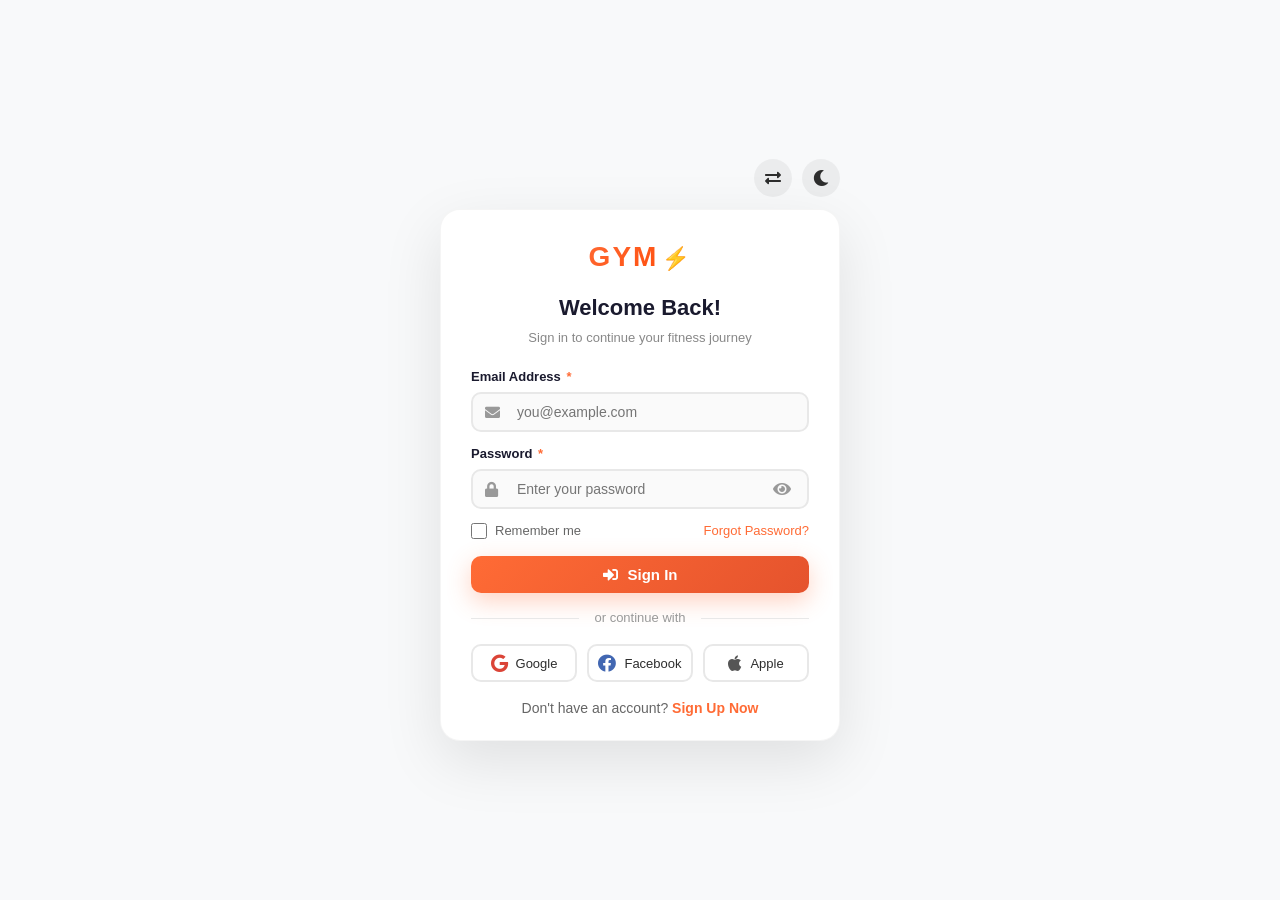
<file: login.html>
<!DOCTYPE html>
<html lang="en" dir="ltr">
<head>
  <meta charset="UTF-8">
  <meta name="viewport" content="width=device-width, initial-scale=1.0">
  <title>Login - Gym</title>
  <link rel="stylesheet" href="https://cdnjs.cloudflare.com/ajax/libs/font-awesome/5.15.4/css/all.min.css">
  <style>
    /* ===== RESET & BASE ===== */
    * {
        margin: 0;
        padding: 0;
        box-sizing: border-box;
        transition: all 0.3s ease;
    }

    body {
        font-family: 'Segoe UI', Tahoma, Geneva, Verdana, sans-serif;
        line-height: 1.6;
        color: #2d2d2d;
        background: #f8f9fa;
        min-height: 100vh;
        display: flex;
        align-items: center;
        justify-content: center;
        padding: 20px;
    }

    /* ===== DARK MODE ===== */
    body.dark-mode {
        background: #1a1a2e !important;
        color: #e0e0e0 !important;
    }

    body.dark-mode .login-container {
        background: #2a2a3e !important;
        border-color: rgba(255, 255, 255, 0.05) !important;
    }

    body.dark-mode .login-container .login-header .logo-text {
        color: #ffffff !important;
    }

    body.dark-mode .login-header h2 {
        color: #ffffff !important;
    }

    body.dark-mode .login-header p {
        color: #cccccc !important;
    }

    body.dark-mode .form-group label {
        color: #dddddd !important;
    }

    body.dark-mode .form-group input {
        background: #3a3a4e !important;
        color: #e0e0e0 !important;
        border-color: #4a4a5e !important;
    }

    body.dark-mode .form-group input:focus {
        background: #4a4a5e !important;
        border-color: #ff6b35 !important;
    }

    body.dark-mode .form-options .remember-me {
        color: #cccccc !important;
    }

    body.dark-mode .signup-link {
        color: #cccccc !important;
    }

    body.dark-mode .social-btn {
        background: #3a3a4e !important;
        color: #e0e0e0 !important;
        border-color: #4a4a5e !important;
    }

    body.dark-mode .social-btn:hover {
        background: rgba(255, 107, 53, 0.1) !important;
        border-color: #ff6b35 !important;
    }

    body.dark-mode .divider {
        color: #888888 !important;
    }

    body.dark-mode .divider::before,
    body.dark-mode .divider::after {
        background: #4a4a5e !important;
    }

    body.dark-mode .icon-btn {
        background: rgba(255, 255, 255, 0.05) !important;
        border-color: rgba(255, 255, 255, 0.08) !important;
        color: #e0e0e0 !important;
    }

    body.dark-mode .icon-btn:hover {
        background: #ff6b35 !important;
        color: #ffffff !important;
    }

    /* ===== RTL MODE ===== */
    html.rtl-mode {
        direction: rtl;
    }

    html.rtl-mode body {
        direction: rtl;
    }

    html.rtl-mode .login-container {
        direction: rtl;
    }

    html.rtl-mode .login-header h2,
    html.rtl-mode .login-header p {
        direction: rtl;
        text-align: right;
    }

    html.rtl-mode .form-group label {
        direction: rtl;
        text-align: right;
    }

    html.rtl-mode .form-group .input-wrapper .input-icon {
        left: auto !important;
        right: 14px !important;
    }

    html.rtl-mode .form-group .input-wrapper input {
        padding: 10px 44px 10px 44px !important;
        text-align: right;
    }

    html.rtl-mode .form-group .input-wrapper .toggle-password {
        right: auto !important;
        left: 14px !important;
    }

    html.rtl-mode .form-options {
        flex-direction: row-reverse !important;
    }

    html.rtl-mode .form-options .remember-me {
        flex-direction: row-reverse !important;
    }

    html.rtl-mode .login-btn {
        direction: rtl;
    }

    html.rtl-mode .login-btn i {
        margin-right: 0 !important;
        margin-left: 10px !important;
    }

    html.rtl-mode .social-login {
        direction: rtl;
    }

    html.rtl-mode .signup-link {
        direction: rtl;
    }

    html.rtl-mode .divider {
        direction: rtl;
    }

    html.rtl-mode .icon-group {
        flex-direction: row-reverse;
    }

    /* ===== LOGIN CONTAINER ===== */
    .login-wrapper {
        width: 100%;
        max-width: 400px;
        margin: 0 auto;
    }

    .login-container {
        background: #fff;
        border-radius: 20px;
        box-shadow: 0 20px 60px rgba(0, 0, 0, 0.1);
        padding: 25px 30px 20px;
        width: 100%;
        border: 1px solid rgba(0, 0, 0, 0.04);
        animation: fadeInUp 0.6s ease;
        position: relative;
    }

    @keyframes fadeInUp {
        from {
            opacity: 0;
            transform: translateY(30px);
        }
        to {
            opacity: 1;
            transform: translateY(0);
        }
    }

    /* ===== LOGO INSIDE LOGIN BOX ===== */
    .login-header .logo-text {
        font-size: 28px;
        font-weight: 800;
        color: #ff6b35;
        letter-spacing: 2px;
        text-transform: uppercase;
        background: linear-gradient(135deg, #ff6b35, #ff4500);
        -webkit-background-clip: text;
        -webkit-text-fill-color: transparent;
        background-clip: text;
        display: inline-block;
        margin-bottom: 10px;
        cursor: pointer;
    }

    .login-header .logo-text::after {
        content: "⚡";
        font-size: 22px;
        -webkit-text-fill-color: initial;
        margin-left: 4px;
        color: #ff6b35;
    }

    /* ===== ICON GROUP OUTSIDE LOGIN BOX ===== */
    .icon-group {
        display: flex;
        gap: 10px;
        justify-content: flex-end;
        margin-bottom: 12px;
    }

    .icon-btn {
        background: rgba(0, 0, 0, 0.05);
        border: 1px solid rgba(0, 0, 0, 0.08);
        color: #2d2d2d;
        width: 38px;
        height: 38px;
        border-radius: 50%;
        font-size: 16px;
        cursor: pointer;
        transition: all 0.3s ease;
        display: flex;
        align-items: center;
        justify-content: center;
        text-decoration: none;
        border: none;
        outline: none;
    }

    .icon-btn:hover {
        background: #ff6b35;
        color: #fff;
        transform: scale(1.05);
        border-color: #ff6b35;
        box-shadow: 0 0 20px rgba(255, 107, 53, 0.3);
    }

    .login-header {
        text-align: center;
        margin-bottom: 18px;
    }

    .login-header h2 {
        font-size: 22px;
        color: #1a1a2e;
        font-weight: 800;
        margin-bottom: 3px;
    }

    .login-header p {
        color: #888;
        font-size: 13px;
    }

    /* ===== FORM STYLES ===== */
    .form-group {
        margin-bottom: 12px;
    }

    .form-group label {
        display: block;
        font-weight: 600;
        color: #1a1a2e;
        margin-bottom: 4px;
        font-size: 13px;
    }

    .form-group label .required {
        color: #ff6b35;
        margin-left: 2px;
    }

    .form-group .input-wrapper {
        position: relative;
    }

    .form-group .input-wrapper .input-icon {
        position: absolute;
        left: 14px;
        top: 50%;
        transform: translateY(-50%);
        color: #999;
        font-size: 15px;
        transition: all 0.3s ease;
        pointer-events: none;
        z-index: 1;
    }

    .form-group .input-wrapper input {
        width: 100%;
        padding: 10px 44px 10px 44px;
        border: 2px solid #e8e8e8;
        border-radius: 10px;
        font-size: 14px;
        font-family: inherit;
        transition: all 0.3s ease;
        background: #fafafa;
        color: #2d2d2d;
    }

    .form-group .input-wrapper input:focus {
        outline: none;
        border-color: #ff6b35;
        background: #fff;
        box-shadow: 0 0 0 4px rgba(255, 107, 53, 0.1);
    }

    .form-group .input-wrapper input:focus ~ .input-icon {
        color: #ff6b35;
    }

    .form-group .input-wrapper .toggle-password {
        position: absolute;
        right: 14px;
        top: 50%;
        transform: translateY(-50%);
        cursor: pointer;
        color: #999;
        font-size: 16px;
        transition: all 0.3s ease;
        background: none;
        border: none;
        padding: 4px;
        z-index: 2;
        display: flex;
        align-items: center;
        justify-content: center;
    }

    .form-group .input-wrapper .toggle-password:hover {
        color: #ff6b35;
    }

    .form-group .input-wrapper .toggle-password:focus {
        outline: none;
    }

    .form-options {
        display: flex;
        justify-content: space-between;
        align-items: center;
        margin: 10px 0 15px;
    }

    .form-options .remember-me {
        display: flex;
        align-items: center;
        gap: 8px;
        font-size: 13px;
        color: #666;
        cursor: pointer;
    }

    .form-options .remember-me input[type="checkbox"] {
        width: 16px;
        height: 16px;
        accent-color: #ff6b35;
        cursor: pointer;
    }

    .form-options .forgot-link {
        color: #ff6b35;
        text-decoration: none;
        font-size: 13px;
        font-weight: 500;
        transition: all 0.3s ease;
    }

    .form-options .forgot-link:hover {
        color: #e5532d;
        text-decoration: underline;
    }

    .login-btn {
        background: linear-gradient(135deg, #ff6b35, #e5532d);
        color: #fff;
        padding: 10px;
        border: none;
        border-radius: 10px;
        font-size: 15px;
        font-weight: 600;
        cursor: pointer;
        transition: all 0.3s ease;
        width: 100%;
        box-shadow: 0 8px 25px rgba(255, 107, 53, 0.3);
    }

    .login-btn:hover {
        transform: translateY(-3px);
        box-shadow: 0 12px 35px rgba(255, 107, 53, 0.4);
    }

    .login-btn:active {
        transform: translateY(0);
    }

    .divider {
        display: flex;
        align-items: center;
        margin: 15px 0;
        color: #999;
        font-size: 13px;
    }

    .divider::before,
    .divider::after {
        content: '';
        flex: 1;
        height: 1px;
        background: #e8e8e8;
    }

    .divider::before {
        margin-right: 15px;
    }

    .divider::after {
        margin-left: 15px;
    }

    .social-login {
        display: grid;
        grid-template-columns: 1fr 1fr 1fr;
        gap: 10px;
    }

    .social-btn {
        padding: 8px;
        border: 2px solid #e8e8e8;
        border-radius: 10px;
        background: #fff;
        cursor: pointer;
        font-size: 13px;
        font-weight: 500;
        color: #2d2d2d;
        transition: all 0.3s ease;
        display: flex;
        align-items: center;
        justify-content: center;
        gap: 8px;
        font-family: inherit;
    }

    .social-btn:hover {
        border-color: #ff6b35;
        background: rgba(255, 107, 53, 0.04);
        transform: translateY(-2px);
    }

    .social-btn .fab {
        font-size: 18px;
    }

    .social-btn.google .fab {
        color: #DB4437;
    }

    .social-btn.facebook .fab {
        color: #4267B2;
    }

    .social-btn.apple .fab {
        color: #555555;
    }

    body.dark-mode .social-btn.apple .fab {
        color: #cccccc;
    }

    .signup-link {
        text-align: center;
        margin-top: 15px;
        font-size: 14px;
        color: #666;
    }

    .signup-link a {
        color: #ff6b35;
        text-decoration: none;
        font-weight: 600;
    }

    .signup-link a:hover {
        text-decoration: underline;
    }

    /* ===== MESSAGE ===== */
    .message {
        padding: 8px 14px;
        border-radius: 8px;
        margin-bottom: 12px;
        font-size: 13px;
        display: none;
        text-align: center;
    }

    .message.error {
        background: #fee;
        color: #c00;
        border: 1px solid #fdd;
        display: block;
    }

    .message.success {
        background: #e8f5e9;
        color: #2e7d32;
        border: 1px solid #c8e6c9;
        display: block;
        animation: pulse 1s ease;
    }

    @keyframes pulse {
        0% { transform: scale(1); }
        50% { transform: scale(1.02); }
        100% { transform: scale(1); }
    }

    /* ===== SPINNER ===== */
    .spinner {
        display: none;
        width: 18px;
        height: 18px;
        border: 3px solid rgba(255,255,255,0.3);
        border-top: 3px solid #fff;
        border-radius: 50%;
        animation: spin 0.8s linear infinite;
        margin: 0 auto;
    }

    @keyframes spin {
        0% { transform: rotate(0deg); }
        100% { transform: rotate(360deg); }
    }

    .login-btn.loading {
        opacity: 0.7;
        cursor: not-allowed;
    }

    .login-btn.loading .btn-text {
        display: none;
    }

    .login-btn.loading .spinner {
        display: block;
    }

    /* ===== SCROLLBAR ===== */
    ::-webkit-scrollbar {
        width: 8px;
    }

    ::-webkit-scrollbar-track {
        background: #0a0a14;
    }

    ::-webkit-scrollbar-thumb {
        background: #ff6b35;
        border-radius: 5px;
    }

    ::-webkit-scrollbar-thumb:hover {
        background: #e5532d;
    }

    /* ===== RESPONSIVE ===== */
    @media (max-width: 768px) {
        .login-container {
            padding: 20px 20px 15px;
        }

        .login-header h2 {
            font-size: 20px;
        }

        .social-login {
            grid-template-columns: 1fr;
        }

        .icon-btn {
            width: 34px;
            height: 34px;
            font-size: 14px;
        }

        .login-header .logo-text {
            font-size: 24px;
        }
    }

    @media (max-width: 480px) {
        .login-container {
            padding: 18px 15px 12px;
        }

        .login-header h2 {
            font-size: 18px;
        }

        .form-options {
            flex-direction: column;
            gap: 10px;
            align-items: flex-start;
        }

        .login-header .logo-text {
            font-size: 22px;
        }

        .login-header .logo-text::after {
            font-size: 18px;
        }

        .login-wrapper {
            max-width: 100%;
        }
    }
  </style>
</head>
<body>
  <div class="login-wrapper">
    <!-- ===== ICON GROUP OUTSIDE LOGIN BOX ===== -->
    <div class="icon-group">
      <button id="slide-toggle" class="icon-btn"><i class="fas fa-exchange-alt"></i></button>
      <button id="dark-light" class="icon-btn">
        <i class="fas fa-moon"></i>
      </button>
    </div>

    <div class="login-container">
      <!-- ===== LOGIN HEADER WITH LOGO ===== -->
      <div class="login-header">
        <a href="index.html" class="logo-text" style="text-decoration: none;">GYM</a>
        <h2>Welcome Back!</h2>
        <p>Sign in to continue your fitness journey</p>
      </div>

      <!-- ===== MESSAGE ===== -->
      <div id="message" class="message"></div>

      <!-- ===== LOGIN FORM ===== -->
      <form id="loginForm">
        <div class="form-group">
          <label for="email">Email Address <span class="required">*</span></label>
          <div class="input-wrapper">
            <i class="fas fa-envelope input-icon"></i>
            <input type="email" id="email" placeholder="you@example.com" required>
          </div>
        </div>

        <div class="form-group">
          <label for="password">Password <span class="required">*</span></label>
          <div class="input-wrapper">
            <i class="fas fa-lock input-icon"></i>
            <input type="password" id="password" placeholder="Enter your password" required>
            <button type="button" class="toggle-password" onclick="togglePassword()" aria-label="Toggle password visibility">
              <i class="fas fa-eye" id="toggleIcon"></i>
            </button>
          </div>
        </div>

        <div class="form-options">
          <label class="remember-me">
            <input type="checkbox" id="remember">
            Remember me
          </label>
          <a href="#" class="forgot-link" onclick="forgotPassword(event)">Forgot Password?</a>
        </div>

        <button type="submit" class="login-btn" id="loginBtn">
          <span class="btn-text"><i class="fas fa-sign-in-alt" style="margin-right: 10px;"></i>Sign In</span>
          <div class="spinner"></div>
        </button>
      </form>

      <!-- ===== DIVIDER ===== -->
      <div class="divider">or continue with</div>

      <!-- ===== SOCIAL LOGIN ===== -->
      <div class="social-login">
        <button class="social-btn google" onclick="socialLogin('Google')">
          <i class="fab fa-google"></i> Google
        </button>
        <button class="social-btn facebook" onclick="socialLogin('Facebook')">
          <i class="fab fa-facebook"></i> Facebook
        </button>
        <button class="social-btn apple" onclick="socialLogin('Apple')">
          <i class="fab fa-apple"></i> Apple
        </button>
      </div>

      <!-- ===== SIGN UP LINK ===== -->
      <div class="signup-link">
        Don't have an account? <a href="signup.html">Sign Up Now</a>
      </div>
    </div>
  </div>

  <script>
    console.log("Login page loaded!");

    // ===== 1. DARK/LIGHT MODE =====
    var darkBtn = document.getElementById('dark-light');
    var isDark = false;

    if (darkBtn) {
        if (localStorage.getItem('darkMode') === 'enabled') {
            document.body.classList.add('dark-mode');
            darkBtn.innerHTML = '<i class="fas fa-sun"></i>';
            isDark = true;
        }

        darkBtn.addEventListener('click', function(e) {
            e.stopPropagation();
            isDark = !isDark;
            if (isDark) {
                document.body.classList.add('dark-mode');
                this.innerHTML = '<i class="fas fa-sun"></i>';
                localStorage.setItem('darkMode', 'enabled');
                console.log("Dark mode ON");
            } else {
                document.body.classList.remove('dark-mode');
                this.innerHTML = '<i class="fas fa-moon"></i>';
                localStorage.setItem('darkMode', 'disabled');
                console.log("Dark mode OFF");
            }
        });
    }

    // ===== 2. RTL/LTR TOGGLE =====
    var slideBtn = document.getElementById('slide-toggle');
    var isRTL = false;

    if (slideBtn) {
        if (localStorage.getItem('rtlMode') === 'enabled') {
            document.documentElement.classList.add('rtl-mode');
            isRTL = true;
        }

        slideBtn.addEventListener('click', function(e) {
            e.stopPropagation();
            isRTL = !isRTL;
            if (isRTL) {
                document.documentElement.classList.add('rtl-mode');
                localStorage.setItem('rtlMode', 'enabled');
                console.log("RTL mode ON");
            } else {
                document.documentElement.classList.remove('rtl-mode');
                localStorage.setItem('rtlMode', 'disabled');
                console.log("RTL mode OFF");
            }

            var container = document.querySelector('.login-container');
            container.style.transition = 'all 0.5s ease';
            container.style.opacity = '0.7';
            setTimeout(function() {
                container.style.opacity = '1';
            }, 300);
        });
    }

    // ===== 3. TOGGLE PASSWORD =====
    function togglePassword() {
        var passwordInput = document.getElementById('password');
        var toggleIcon = document.getElementById('toggleIcon');
        
        if (passwordInput.type === 'password') {
            passwordInput.type = 'text';
            toggleIcon.classList.remove('fa-eye');
            toggleIcon.classList.add('fa-eye-slash');
        } else {
            passwordInput.type = 'password';
            toggleIcon.classList.remove('fa-eye-slash');
            toggleIcon.classList.add('fa-eye');
        }
    }

    // ===== 4. HANDLE LOGIN =====
    document.getElementById('loginForm').addEventListener('submit', function(e) {
        e.preventDefault();
        
        var email = document.getElementById('email').value;
        var password = document.getElementById('password').value;
        var remember = document.getElementById('remember').checked;
        var messageEl = document.getElementById('message');
        var loginBtn = document.getElementById('loginBtn');
        
        messageEl.className = 'message';
        messageEl.textContent = '';
        
        if (!email || !password) {
            messageEl.className = 'message error';
            messageEl.textContent = '⚠️ Please fill in all required fields.';
            return;
        }
        
        var emailRegex = /^[^\s@]+@[^\s@]+\.[^\s@]+$/;
        if (!emailRegex.test(email)) {
            messageEl.className = 'message error';
            messageEl.textContent = '⚠️ Please enter a valid email address.';
            return;
        }
        
        if (password.length < 6) {
            messageEl.className = 'message error';
            messageEl.textContent = '⚠️ Password must be at least 6 characters long.';
            return;
        }
        
        loginBtn.classList.add('loading');
        loginBtn.disabled = true;
        
        messageEl.className = 'message success';
        messageEl.textContent = '✅ Login successful! Redirecting to home page...';
        
        if (remember) {
            localStorage.setItem('rememberMe', 'true');
            localStorage.setItem('userEmail', email);
        } else {
            localStorage.removeItem('rememberMe');
            localStorage.removeItem('userEmail');
        }
        
        localStorage.setItem('isLoggedIn', 'true');
        localStorage.setItem('loggedInUser', email);
        
        setTimeout(function() {
            window.location.href = 'index.html';
        }, 1500);
    });

    // ===== 5. SOCIAL LOGIN =====
    function socialLogin(provider) {
        var messageEl = document.getElementById('message');
        messageEl.className = 'message success';
        messageEl.textContent = '✅ Connecting with ' + provider + '...';
        
        setTimeout(function() {
            messageEl.className = 'message success';
            messageEl.textContent = '✅ ' + provider + ' login successful! Redirecting...';
            
            localStorage.setItem('isLoggedIn', 'true');
            localStorage.setItem('loggedInUser', provider + ' User');
            
            setTimeout(function() {
                window.location.href = 'index.html';
            }, 1500);
        }, 1000);
    }

    // ===== 6. FORGOT PASSWORD =====
    function forgotPassword(event) {
        event.preventDefault();
        var messageEl = document.getElementById('message');
        messageEl.className = 'message success';
        messageEl.textContent = '📧 Password reset link sent to your registered email address.';
        
        setTimeout(function() {
            messageEl.className = 'message';
            messageEl.textContent = '';
        }, 3000);
    }

    // ===== 7. AUTO-FILL REMEMBER ME =====
    window.addEventListener('DOMContentLoaded', function() {
        var rememberMe = localStorage.getItem('rememberMe');
        var userEmail = localStorage.getItem('userEmail');
        
        if (rememberMe === 'true' && userEmail) {
            document.getElementById('email').value = userEmail;
            document.getElementById('remember').checked = true;
        }
    });

    console.log("✅ All scripts loaded successfully!");
  </script>
</body>
</html>
</file>
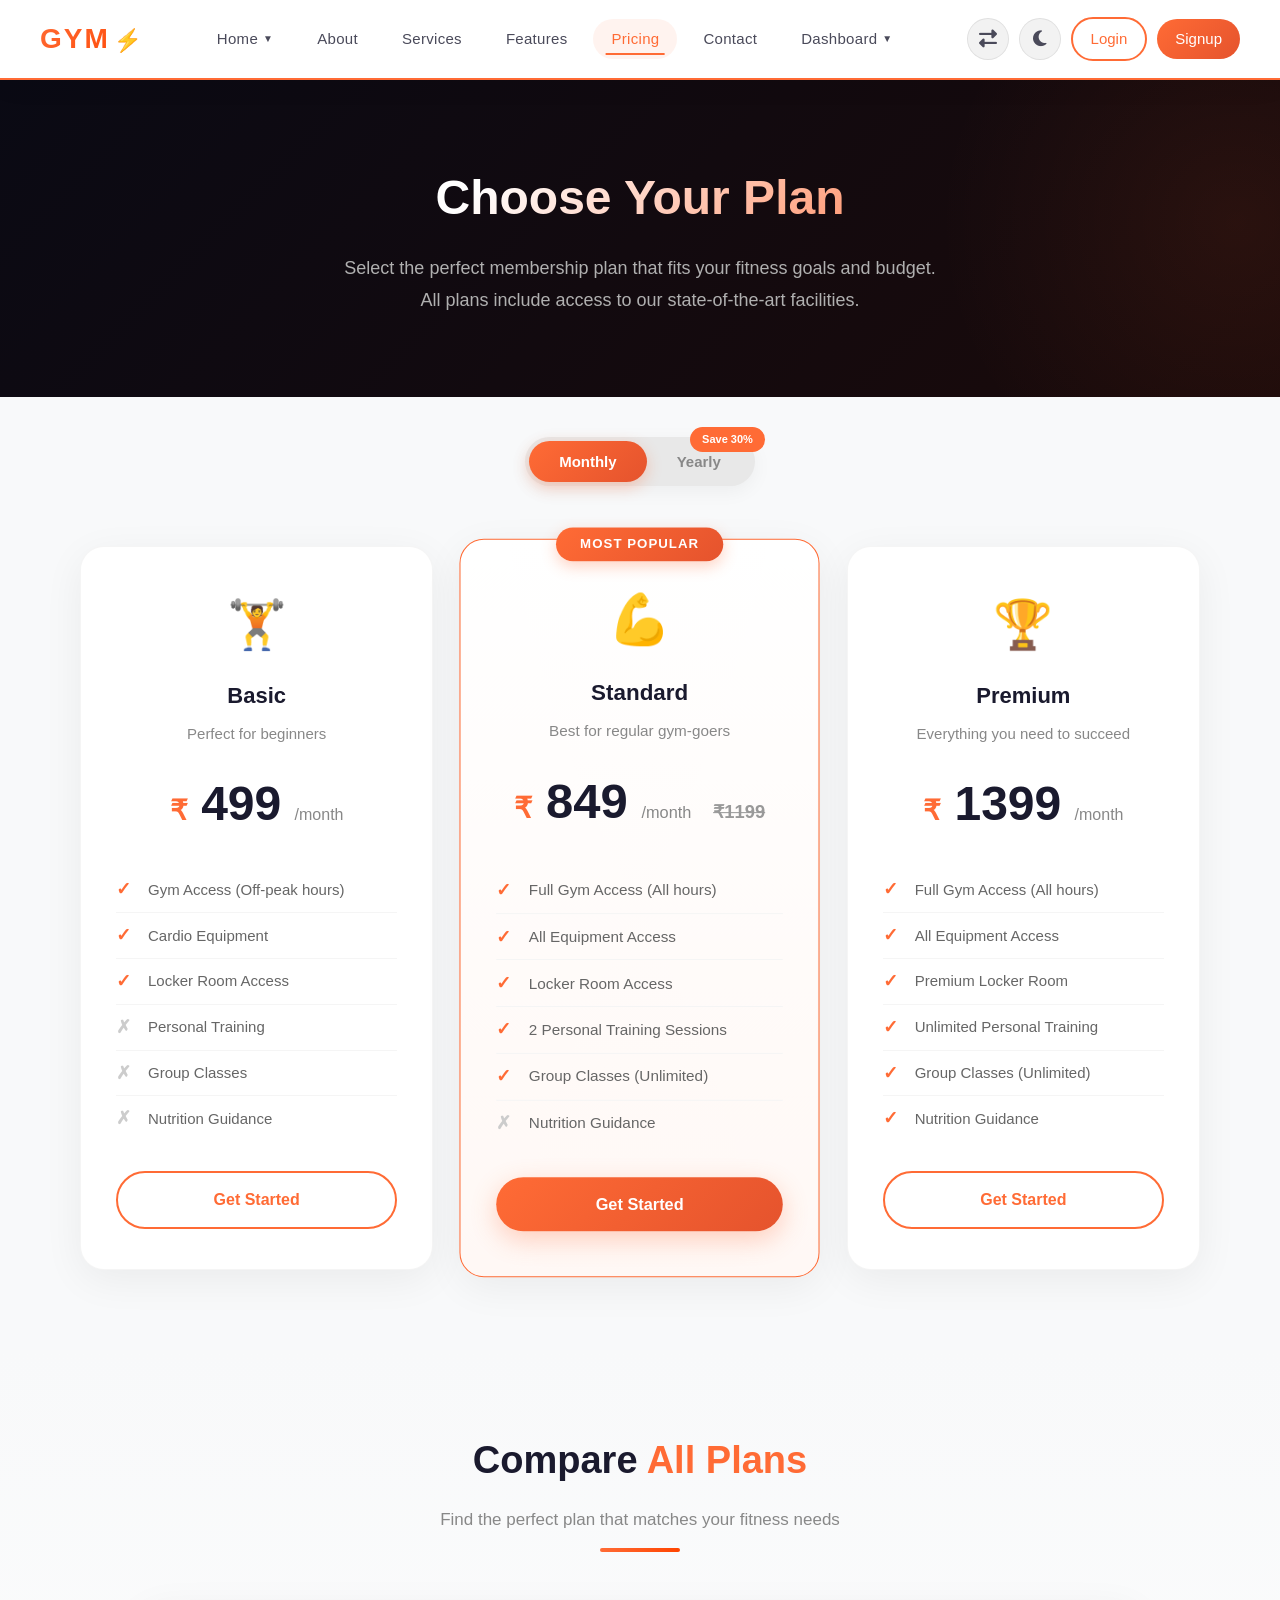
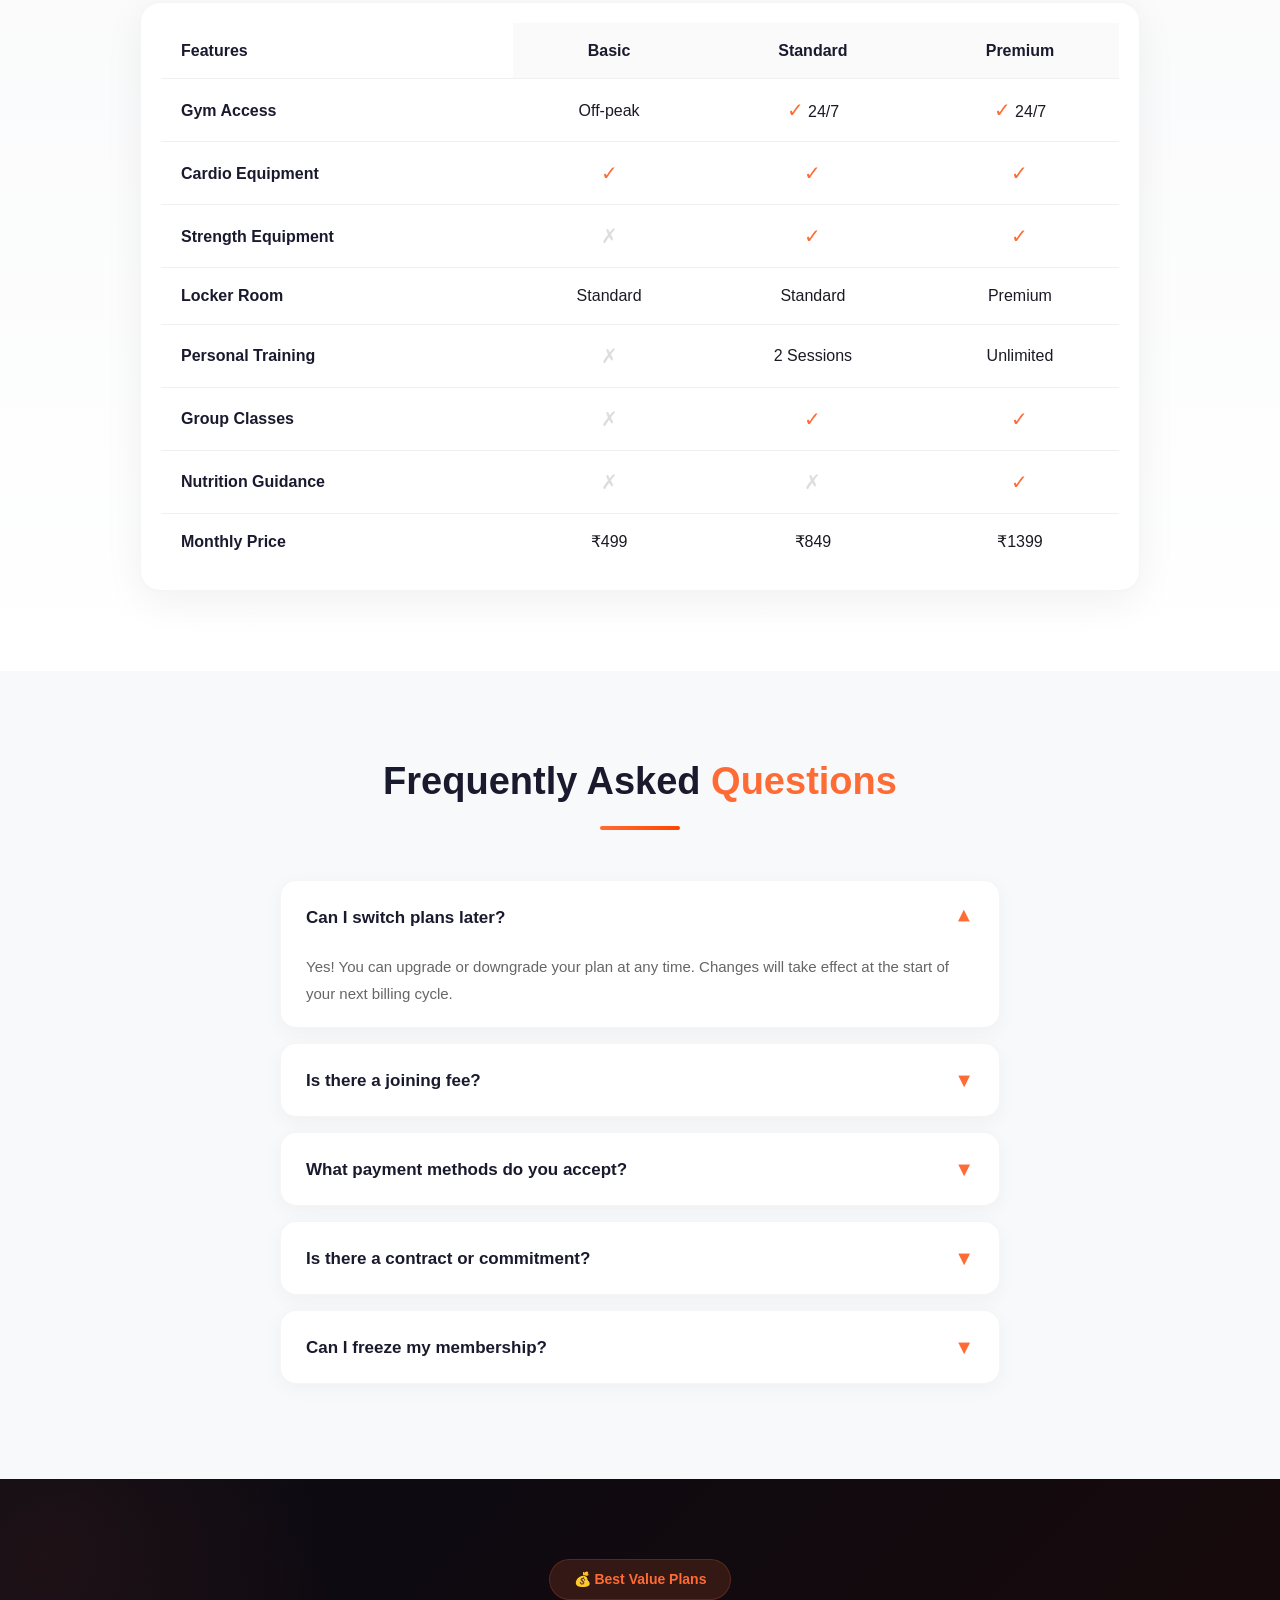
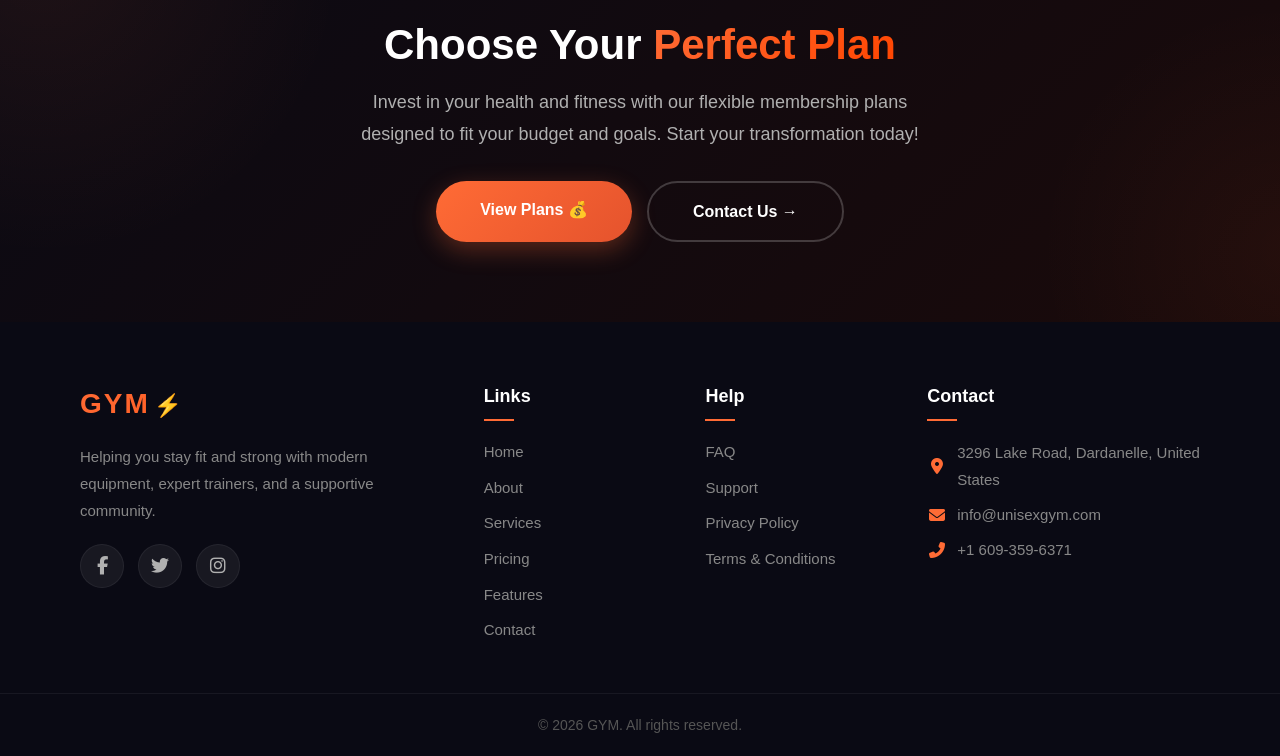
<file: pricing.html>
<!DOCTYPE html>
<html lang="en" dir="ltr">
<head>
  <meta charset="UTF-8">
  <meta name="viewport" content="width=device-width, initial-scale=1.0">
  <title>Pricing - Gym</title>
  <link rel="stylesheet" href="https://cdnjs.cloudflare.com/ajax/libs/font-awesome/6.4.0/css/all.min.css">
  <style>
    /* ===== RESET & BASE ===== */
    * {
        margin: 0;
        padding: 0;
        box-sizing: border-box;
        transition: all 0.3s ease;
    }

    body {
        font-family: 'Segoe UI', Tahoma, Geneva, Verdana, sans-serif;
        line-height: 1.6;
        color: #2d2d2d;
        background: #f8f9fa;
        padding-top: 80px;
        transition: all 0.3s ease;
    }

    /* ===== DARK MODE - COMPLETE ===== */
    body.dark-mode {
        background: #1a1a2e !important;
        color: #e0e0e0 !important;
    }

    body.dark-mode .pricing-card,
    body.dark-mode .faq-item,
    body.dark-mode .comparison-table {
        background: #2a2a3e !important;
        border-color: rgba(255, 255, 255, 0.05) !important;
    }

    body.dark-mode .pricing-card .plan-name,
    body.dark-mode .pricing-card .price,
    body.dark-mode .pricing-card .plan-description,
    body.dark-mode .pricing-card .features-list li,
    body.dark-mode .faq-item .faq-question,
    body.dark-mode .faq-item .faq-answer p,
    body.dark-mode .comparison-table th,
    body.dark-mode .comparison-table td {
        color: #e0e0e0 !important;
    }

    body.dark-mode .comparison-table th:first-child,
    body.dark-mode .comparison-table td:first-child {
        color: #ffffff !important;
    }

    body.dark-mode .pricing-hero {
        background: linear-gradient(135deg, #0a0a14 0%, #1a0a0a 100%) !important;
    }

    body.dark-mode .pricing-hero h1 {
        color: #ffffff !important;
    }

    body.dark-mode .pricing-hero p {
        color: #cccccc !important;
    }

    body.dark-mode .section-header h2 {
        color: #ffffff !important;
    }

    body.dark-mode .section-header p {
        color: #cccccc !important;
    }

    body.dark-mode .comparison-section {
        background: #1a1a2e !important;
    }

    body.dark-mode .comparison-table tr:hover td {
        background: rgba(255, 255, 255, 0.03) !important;
    }

    body.dark-mode .comparison-table th {
        background: rgba(255, 255, 255, 0.05) !important;
    }

    body.dark-mode .comparison-table td .cross {
        color: #555 !important;
    }

    body.dark-mode nav {
        background: rgba(10, 10, 20, 0.98) !important;
    }

    body.dark-mode .dropdown-menu {
        background: rgba(20, 20, 40, 0.98) !important;
    }

    body.dark-mode .icon-btn {
        background: rgba(255, 255, 255, 0.05) !important;
        border-color: rgba(255, 255, 255, 0.08) !important;
        color: #e0e0e0 !important;
    }

    body.dark-mode .icon-btn:hover {
        background: #ff6b35 !important;
        color: #ffffff !important;
    }

    body.dark-mode footer {
        background: #0a0a14 !important;
    }

    body.dark-mode .toggle-container {
        background: #3a3a4e !important;
    }

    body.dark-mode .toggle-container .toggle-option {
        color: #aaa !important;
    }

    body.dark-mode .toggle-container .toggle-option.active {
        color: #fff !important;
    }

    body.dark-mode .toggle-container .toggle-option:hover:not(.active) {
        color: #fff !important;
    }

    body.dark-mode .nav-link-btn {
        color: #e0e0e0;
    }

    body.dark-mode .nav-link-btn:hover {
        color: #ff6b35;
    }

    body.dark-mode .nav-link-btn.login-btn {
        color: #ff6b35;
        border-color: #ff6b35;
    }

    body.dark-mode .nav-link-btn.login-btn:hover {
        background: #ff6b35;
        color: #fff;
    }

    /* ===== RTL MODE ===== */
    html.rtl-mode {
        direction: rtl;
    }

    html.rtl-mode body {
        direction: rtl;
    }

    html.rtl-mode .icon-group {
        flex-direction: row-reverse;
    }

    html.rtl-mode nav .logo::after {
        margin-left: 0;
        margin-right: 4px;
    }

    html.rtl-mode .pricing-hero h1,
    html.rtl-mode .pricing-hero p {
        direction: rtl;
        text-align: right;
    }

    html.rtl-mode .pricing-card {
        direction: rtl;
        text-align: right;
    }

    html.rtl-mode .pricing-card .features-list li {
        direction: rtl;
        text-align: right;
    }

    html.rtl-mode .pricing-card .features-list li .check,
    html.rtl-mode .pricing-card .features-list li .cross {
        margin-left: 10px;
        margin-right: 0;
    }

    html.rtl-mode .comparison-table th:first-child,
    html.rtl-mode .comparison-table td:first-child {
        text-align: right;
    }

    html.rtl-mode .faq-item .faq-question {
        direction: rtl;
    }

    html.rtl-mode .faq-item .faq-answer {
        direction: rtl;
        text-align: right;
    }

    html.rtl-mode .section-header h2,
    html.rtl-mode .section-header p {
        direction: rtl;
    }

    html.rtl-mode .section-header .line {
        margin: 15px auto 0 !important;
    }

    html.rtl-mode .footer-container {
        direction: rtl;
    }

    html.rtl-mode .footer-about {
        direction: rtl;
        text-align: right;
    }

    html.rtl-mode .social-icons {
        flex-direction: row-reverse;
    }

    html.rtl-mode .footer-links h4::after,
    html.rtl-mode .footer-help h4::after,
    html.rtl-mode .footer-contact h4::after {
        left: auto !important;
        right: 0 !important;
    }

    html.rtl-mode .footer-links ul,
    html.rtl-mode .footer-help ul {
        direction: rtl;
        padding-right: 0;
    }

    html.rtl-mode .footer-links ul li a:hover,
    html.rtl-mode .footer-help ul li a:hover {
        transform: translateX(-4px) !important;
    }

    html.rtl-mode .footer-contact p {
        flex-direction: row-reverse;
    }

    html.rtl-mode .footer-contact p .icon {
        margin-left: 10px;
        margin-right: 0;
    }

    html.rtl-mode .dropdown-menu {
        left: auto !important;
        right: 0 !important;
    }

    html.rtl-mode .dropdown-menu li a .check-mark {
        margin-right: 0;
        margin-left: 10px;
    }

    html.rtl-mode .dropdown-menu li a:hover {
        padding-left: 20px !important;
        padding-right: 25px !important;
    }

    html.rtl-mode .pricing-btn {
        direction: rtl;
    }

    html.rtl-mode .toggle-container {
        direction: rtl;
    }

    html.rtl-mode .cta-home-content h2,
    html.rtl-mode .cta-home-content p {
        direction: rtl;
    }

    html.rtl-mode .cta-home-content .cta-buttons {
        flex-direction: row-reverse;
    }

    /* ===== NAVBAR (FROM INDEX.HTML) ===== */
    body {
        margin: 0;
        font-family: sans-serif;
        padding-top: 80px;
        background-color: #f8f9fa;
        color: #1a1a24;
        transition: background-color 0.3s ease, color 0.3s ease;
    }

    nav {
        position: fixed;
        top: 0;
        left: 0;
        width: 100%;
        z-index: 1000;
        background: rgba(255, 255, 255, 0.95);
        backdrop-filter: blur(12px);
        -webkit-backdrop-filter: blur(12px);
        padding: 0 40px;
        display: flex;
        justify-content: space-between;
        align-items: center;
        height: 80px;
        box-shadow: 0 4px 30px rgba(0, 0, 0, 0.05);
        border-bottom: 2px solid #ff6b35;
        box-sizing: border-box;
        transition: background 0.3s ease, border 0.3s ease, box-shadow 0.3s ease;
    }

    nav *, nav *::before, nav *::after {
        box-sizing: border-box;
    }

    nav .logo {
        font-size: 28px;
        font-weight: 800;
        color: #ff6b35;
        letter-spacing: 2px;
        text-transform: uppercase;
        background: linear-gradient(135deg, #ff6b35, #ff4500);
        -webkit-background-clip: text;
        -webkit-text-fill-color: transparent;
        background-clip: text;
        cursor: pointer;
        text-decoration: none;
    }

    nav .logo::after {
        content: "⚡";
        font-size: 22px;
        -webkit-text-fill-color: initial;
        margin-left: 4px;
    }

    nav .nav-links {
        list-style: none;
        display: flex;
        gap: 8px;
        align-items: center;
        margin: 0;
        padding: 0;
    }

    nav .nav-links li {
        position: relative;
    }

    nav .nav-links li a {
        color: #4a4a5a;
        text-decoration: none;
        font-size: 15px;
        font-weight: 500;
        padding: 8px 18px;
        border-radius: 25px;
        transition: all 0.3s ease;
        letter-spacing: 0.3px;
        display: flex;
        align-items: center;
        gap: 5px;
    }

    nav .nav-links li a::after {
        content: '';
        position: absolute;
        bottom: 4px;
        left: 50%;
        transform: translateX(-50%);
        width: 0;
        height: 2px;
        background: #ff6b35;
        transition: width 0.3s ease;
    }

    nav .nav-links li a:hover::after,
    nav .nav-links li a.active::after {
        width: 70%;
    }

    nav .nav-links li a:hover,
    nav .nav-links li a.active {
        color: #ff6b35;
        background: rgba(255, 107, 53, 0.08);
    }

    nav .nav-links li a .dropdown-icon {
        font-size: 10px;
        transition: transform 0.3s ease;
    }

    /* ===== DROPDOWN FOR DESKTOP ===== */
    .dropdown-menu {
        position: absolute;
        top: 100%;
        left: 0;
        background: #ffffff;
        min-width: 200px;
        border-radius: 12px;
        padding: 8px 0;
        box-shadow: 0 20px 60px rgba(0, 0, 0, 0.1);
        border: 1px solid rgba(0, 0, 0, 0.05);
        opacity: 0;
        visibility: hidden;
        transform: translateY(-10px);
        transition: all 0.3s ease;
        z-index: 1000;
        list-style: none;
    }

    .dropdown-menu.show {
        opacity: 1;
        visibility: visible;
        transform: translateY(0);
    }

    .dropdown-menu li a {
        display: block !important;
        padding: 10px 20px !important;
        font-size: 14px !important;
        border-radius: 0 !important;
    }

    .dropdown-menu li a:hover {
        padding-left: 25px !important;
    }

    .dropdown-menu li a::after { display: none !important; }

    .dropdown-menu li a .check-mark {
        margin-right: 10px;
        color: #ff6b35;
        opacity: 0;
    }

    .dropdown-menu li a.active .check-mark { opacity: 1; }

    /* UTILITY BUTTON GROUPS */
    .icon-group {
        display: flex;
        gap: 10px;
        align-items: center;
    }

    .icon-btn {
        background: rgba(0, 0, 0, 0.05);
        border: 1px solid rgba(0, 0, 0, 0.08);
        color: #4a4a5a;
        width: 42px;
        height: 42px;
        border-radius: 50%;
        font-size: 18px;
        cursor: pointer;
        display: flex;
        align-items: center;
        justify-content: center;
        transition: all 0.3s ease;
    }

    .icon-btn:hover {
        background: #ff6b35;
        color: #fff;
        transform: scale(1.05);
    }

    .nav-link-btn {
        color: #4a4a5a;
        text-decoration: none;
        font-size: 15px;
        font-weight: 500;
        padding: 8px 18px;
        border-radius: 25px;
        transition: all 0.3s ease;
    }

    .nav-link-btn.login-btn { color: #ff6b35; border: 2px solid #ff6b35; }
    .nav-link-btn.login-btn:hover { background: #ff6b35; color: #fff; }
    .nav-link-btn.signup-btn { background: linear-gradient(135deg, #ff6b35, #e5532d); color: #fff; }
    .nav-link-btn.signup-btn:hover { transform: translateY(-2px); box-shadow: 0 8px 25px rgba(255, 107, 53, 0.3); }

    .hamburger {
        display: none;
        flex-direction: column;
        gap: 5px;
        cursor: pointer;
        padding: 8px 10px;
        background: rgba(0, 0, 0, 0.05);
        border: 1px solid rgba(0, 0, 0, 0.08);
        border-radius: 8px;
    }

    .hamburger span {
        display: block;
        width: 26px;
        height: 3px;
        background: #4a4a5a;
        border-radius: 3px;
        transition: all 0.3s ease;
    }

    /* HAMBURGER CROSS ANIMATION */
    .hamburger.active span:nth-child(1) { transform: rotate(45deg) translate(5px, 6px); }
    .hamburger.active span:nth-child(2) { opacity: 0; }
    .hamburger.active span:nth-child(3) { transform: rotate(-45deg) translate(5px, -6px); }

    .mobile-only { display: none; }

    /* ===================================================
       ===== IPAD AIR & TABLET RESPONSIVE STYLES =====
       =================================================== */
    @media screen and (max-width: 1024px) {
        nav { padding: 0 24px; }
        nav .icon-group { display: none; }
        .hamburger { display: flex; z-index: 1001; }

        /* Drawer Box Setup */
        nav .nav-links {
            position: fixed;
            top: 0;
            right: -100%; 
            width: 320px; 
            height: 100vh;
            background: #ffffff;
            border-left: 2px solid #ff6b35;
            flex-direction: column;
            align-items: flex-start;
            justify-content: flex-start;
            padding: 100px 24px 40px 24px;
            gap: 12px;
            transition: right 0.4s cubic-bezier(0.16, 1, 0.3, 1), left 0.4s cubic-bezier(0.16, 1, 0.3, 1), background 0.3s ease;
            overflow-y: auto;
            box-shadow: -10px 0 30px rgba(0,0,0,0.05);
        }

        nav .nav-links.active { right: 0; }
        nav .nav-links li { width: 100%; }
        nav .nav-links li a { justify-content: space-between; width: 100%; padding: 12px 16px; color: #4a4a5a; }
        nav .nav-links li a::after { display: none; }

        /* Mobile Menu Accordion */
        .dropdown-menu {
            position: static;
            opacity: 1;
            visibility: visible;
            transform: none;
            max-height: 0;
            overflow: hidden;
            padding: 0;
            background: rgba(0, 0, 0, 0.02);
            border: none;
            margin-top: 0;
            transition: max-height 0.3s ease-out;
            box-shadow: none;
        }

        .dropdown-menu.show { max-height: 200px; margin-top: 4px; }
        .dropdown-trigger.show .dropdown-icon { transform: rotate(180deg); }
        .mobile-only { display: flex !important; }

        .mobile-auth {
            margin-top: 20px;
            border-top: 1px solid rgba(0, 0, 0, 0.08);
            padding-top: 24px;
            gap: 12px;
        }
        .mobile-auth .nav-link-btn { flex: 1; text-align: center; display: inline-block; }
        .mobile-actions { margin-top: 8px; gap: 12px; }
        .mobile-actions .icon-btn { border-radius: 20px; width: auto; padding: 0 20px; flex: 1; font-size: 14px; gap: 8px; }
    }

    /* ===================================================
       ============== DARK MODE SELECTION =================
       =================================================== */
    body.dark-mode {
        background-color: #05050a;
        color: #e0e0e0;
    }
    body.dark-mode nav {
        background: rgba(10, 10, 20, 0.95);
        box-shadow: 0 4px 30px rgba(0, 0, 0, 0.3);
    }
    body.dark-mode nav .nav-links li a {
        color: #e0e0e0;
    }
    body.dark-mode .dropdown-menu {
        background: #0a0a14;
        border-color: rgba(255, 255, 255, 0.06);
        box-shadow: 0 20px 60px rgba(0, 0, 0, 0.4);
    }
    body.dark-mode .dropdown-menu li a {
        color: #e0e0e0;
    }
    body.dark-mode .icon-btn {
        background: rgba(255, 255, 255, 0.08);
        border-color: rgba(255, 255, 255, 0.12);
        color: #e0e0e0;
    }
    body.dark-mode .hamburger {
        background: rgba(255, 255, 255, 0.08);
        border-color: rgba(255, 255, 255, 0.12);
    }
    body.dark-mode .hamburger span {
        background: #e0e0e0;
    }
    @media screen and (max-width: 1024px) {
        body.dark-mode nav .nav-links {
            background: #0a0a14;
            box-shadow: -10px 0 30px rgba(0,0,0,0.5);
        }
        body.dark-mode nav .nav-links li a {
            color: #e0e0e0;
        }
        body.dark-mode .dropdown-menu {
            background: rgba(255, 255, 255, 0.03);
        }
        body.dark-mode .mobile-auth {
            border-top-color: rgba(255, 255, 255, 0.1);
        }
    }

    /* ===================================================
       ============== RTL MODE SELECTION ==================
       =================================================== */
    html.rtl-mode {
        direction: rtl;
    }
    @media screen and (max-width: 1024px) {
        html.rtl-mode nav .nav-links {
            left: -100%;
            right: auto;
            border-left: none;
            border-right: 2px solid #ff6b35;
            box-shadow: 10px 0 30px rgba(0,0,0,0.4);
        }
        html.rtl-mode nav .nav-links.active {
            left: 0;
            right: auto;
        }
    }

    /* ===== PRICING PAGE SPECIFIC STYLES ===== */
    
    /* Pricing Hero */
    .pricing-hero {
        background: linear-gradient(135deg, #0a0a14 0%, #1a0a0a 100%);
        padding: 80px 40px;
        text-align: center;
        position: relative;
        overflow: hidden;
        transition: all 0.3s ease;
    }

    .pricing-hero::before {
        content: '';
        position: absolute;
        top: -50%;
        right: -20%;
        width: 600px;
        height: 600px;
        background: radial-gradient(circle, rgba(255, 107, 53, 0.08) 0%, transparent 70%);
        border-radius: 50%;
    }

    .pricing-hero-content {
        max-width: 800px;
        margin: 0 auto;
        position: relative;
        z-index: 1;
    }

    .pricing-hero h1 {
        font-size: 48px;
        font-weight: 800;
        color: #fff;
        margin-bottom: 15px;
        background: linear-gradient(135deg, #fff 30%, #ff6b35 100%);
        -webkit-background-clip: text;
        -webkit-text-fill-color: transparent;
        background-clip: text;
        transition: all 0.3s ease;
    }

    .pricing-hero p {
        color: #b0b0b0;
        font-size: 18px;
        max-width: 600px;
        margin: 0 auto;
        line-height: 1.8;
        transition: all 0.3s ease;
    }

    /* Pricing Toggle */
    .pricing-toggle {
        text-align: center;
        padding: 40px 20px 20px;
        max-width: 1200px;
        margin: 0 auto;
    }

    .toggle-container {
        display: inline-flex;
        background: #e8e8e8;
        border-radius: 50px;
        padding: 4px;
        position: relative;
        box-shadow: 0 5px 20px rgba(0, 0, 0, 0.05);
        transition: all 0.3s ease;
    }

    .toggle-container .toggle-option {
        padding: 12px 30px;
        border: none;
        background: transparent;
        border-radius: 50px;
        font-size: 15px;
        font-weight: 600;
        color: #888;
        cursor: pointer;
        transition: all 0.3s ease;
        position: relative;
        z-index: 1;
        font-family: inherit;
    }

    .toggle-container .toggle-option.active {
        color: #fff;
        background: linear-gradient(135deg, #ff6b35, #e5532d);
        box-shadow: 0 5px 15px rgba(255, 107, 53, 0.3);
    }

    .toggle-container .toggle-option:hover:not(.active) {
        color: #2d2d2d;
    }

    .toggle-container .save-badge {
        position: absolute;
        top: -10px;
        right: -10px;
        background: #ff6b35;
        color: #fff;
        font-size: 11px;
        font-weight: 700;
        padding: 4px 12px;
        border-radius: 50px;
        animation: pulse 2s infinite;
    }

    @keyframes pulse {
        0% { transform: scale(1); }
        50% { transform: scale(1.05); }
        100% { transform: scale(1); }
    }

    /* Pricing Plans */
    .pricing-plans {
        max-width: 1200px;
        margin: 0 auto;
        padding: 40px 40px 80px;
        display: grid;
        grid-template-columns: repeat(auto-fit, minmax(300px, 1fr));
        gap: 30px;
    }

    .pricing-card {
        background: #fff;
        border-radius: 24px;
        padding: 40px 35px;
        box-shadow: 0 10px 40px rgba(0, 0, 0, 0.06);
        border: 1px solid rgba(0, 0, 0, 0.04);
        transition: all 0.4s ease;
        position: relative;
        text-align: center;
    }

    .pricing-card:hover {
        transform: translateY(-10px);
        box-shadow: 0 20px 60px rgba(255, 107, 53, 0.1);
        border-color: rgba(255, 107, 53, 0.15);
    }

    .pricing-card.popular {
        border-color: #ff6b35;
        background: linear-gradient(180deg, #fff 0%, #fff8f5 100%);
        transform: scale(1.02);
    }

    .pricing-card.popular:hover {
        transform: scale(1.02) translateY(-10px);
    }

    body.dark-mode .pricing-card.popular {
        background: linear-gradient(180deg, #2a2a3e 0%, #2a1a1a 100%) !important;
    }

    .pricing-card .popular-badge {
        position: absolute;
        top: -12px;
        left: 50%;
        transform: translateX(-50%);
        background: linear-gradient(135deg, #ff6b35, #e5532d);
        color: #fff;
        padding: 6px 24px;
        border-radius: 50px;
        font-size: 13px;
        font-weight: 600;
        text-transform: uppercase;
        letter-spacing: 1px;
        box-shadow: 0 5px 15px rgba(255, 107, 53, 0.3);
    }

    .pricing-card .plan-icon {
        font-size: 48px;
        margin-bottom: 15px;
        display: block;
    }

    .pricing-card .plan-name {
        font-size: 22px;
        color: #1a1a2e;
        font-weight: 700;
        margin-bottom: 8px;
        transition: all 0.3s ease;
    }

    .pricing-card .plan-description {
        color: #888;
        font-size: 15px;
        margin-bottom: 20px;
        transition: all 0.3s ease;
    }

    .pricing-card .price {
        font-size: 48px;
        font-weight: 800;
        color: #1a1a2e;
        margin-bottom: 5px;
        transition: all 0.3s ease;
    }

    .pricing-card .price .currency {
        font-size: 28px;
        font-weight: 700;
        color: #ff6b35;
    }

    .pricing-card .price .period {
        font-size: 16px;
        font-weight: 400;
        color: #888;
    }

    .pricing-card .price .original-price {
        font-size: 18px;
        color: #999;
        text-decoration: line-through;
        margin-left: 8px;
    }

    .pricing-card .features-list {
        list-style: none;
        margin: 25px 0 30px;
        text-align: left;
    }

    .pricing-card .features-list li {
        padding: 8px 0;
        color: #666;
        font-size: 15px;
        display: flex;
        align-items: center;
        gap: 12px;
        border-bottom: 1px solid #f5f5f5;
        transition: all 0.3s ease;
    }

    .pricing-card .features-list li:last-child {
        border-bottom: none;
    }

    .pricing-card .features-list li .check {
        color: #ff6b35;
        font-weight: 700;
        font-size: 18px;
        min-width: 20px;
    }

    .pricing-card .features-list li .cross {
        color: #ccc;
        font-weight: 700;
        font-size: 18px;
        min-width: 20px;
    }

    .pricing-card .features-list li.unavailable {
        color: #bbb;
    }

    .pricing-btn {
        display: inline-block;
        background: linear-gradient(135deg, #ff6b35, #e5532d);
        color: #fff;
        padding: 14px 40px;
        border-radius: 50px;
        text-decoration: none;
        font-weight: 600;
        font-size: 16px;
        transition: all 0.3s ease;
        box-shadow: 0 8px 25px rgba(255, 107, 53, 0.3);
        border: none;
        cursor: pointer;
        width: 100%;
    }

    .pricing-btn:hover {
        transform: translateY(-3px);
        box-shadow: 0 12px 35px rgba(255, 107, 53, 0.4);
    }

    .pricing-btn.outline {
        background: transparent;
        color: #ff6b35;
        border: 2px solid #ff6b35;
        box-shadow: none;
    }

    .pricing-btn.outline:hover {
        background: #ff6b35;
        color: #fff;
        box-shadow: 0 8px 25px rgba(255, 107, 53, 0.3);
    }

    /* Comparison Table */
    .comparison-section {
        padding: 80px 40px;
        background: linear-gradient(180deg, #f8f9fa 0%, #fff 100%);
        transition: all 0.3s ease;
    }

    .comparison-section .section-header {
        text-align: center;
        margin-bottom: 50px;
    }

    .comparison-section .section-header h2 {
        font-size: 38px;
        color: #1a1a2e;
        font-weight: 800;
        margin-bottom: 15px;
        transition: all 0.3s ease;
    }

    .comparison-section .section-header h2 span {
        color: #ff6b35;
    }

    .comparison-section .section-header p {
        color: #888;
        font-size: 17px;
        max-width: 600px;
        margin: 0 auto;
        transition: all 0.3s ease;
    }

    .comparison-section .section-header .line {
        width: 80px;
        height: 4px;
        background: linear-gradient(90deg, #ff6b35, #ff4500);
        margin: 15px auto 0;
        border-radius: 2px;
    }

    .comparison-table {
        max-width: 1000px;
        margin: 0 auto;
        overflow-x: auto;
        background: #fff;
        border-radius: 20px;
        box-shadow: 0 10px 40px rgba(0, 0, 0, 0.06);
        border: 1px solid rgba(0, 0, 0, 0.04);
        padding: 20px;
        transition: all 0.3s ease;
    }

    .comparison-table table {
        width: 100%;
        border-collapse: collapse;
    }

    .comparison-table th,
    .comparison-table td {
        padding: 15px 20px;
        text-align: center;
        border-bottom: 1px solid #f0f0f0;
        transition: all 0.3s ease;
    }

    .comparison-table th {
        font-weight: 700;
        color: #1a1a2e;
        font-size: 16px;
        background: #fafafa;
        transition: all 0.3s ease;
    }

    .comparison-table th:first-child {
        text-align: left;
        background: transparent;
    }

    .comparison-table td:first-child {
        text-align: left;
        font-weight: 600;
        color: #1a1a2e;
        transition: all 0.3s ease;
    }

    .comparison-table td .check {
        color: #ff6b35;
        font-size: 20px;
    }

    .comparison-table td .cross {
        color: #ddd;
        font-size: 20px;
        transition: all 0.3s ease;
    }

    .comparison-table tr:hover td {
        background: #fafafa;
    }

    .comparison-table tr:last-child td {
        border-bottom: none;
    }

    /* FAQ Section */
    .faq-section {
        padding: 80px 40px;
        max-width: 800px;
        margin: 0 auto;
    }

    .faq-section .section-header {
        text-align: center;
        margin-bottom: 50px;
    }

    .faq-section .section-header h2 {
        font-size: 38px;
        color: #1a1a2e;
        font-weight: 800;
        margin-bottom: 15px;
        transition: all 0.3s ease;
    }

    .faq-section .section-header h2 span {
        color: #ff6b35;
    }

    .faq-section .section-header .line {
        width: 80px;
        height: 4px;
        background: linear-gradient(90deg, #ff6b35, #ff4500);
        margin: 15px auto 0;
        border-radius: 2px;
    }

    .faq-item {
        background: #fff;
        border-radius: 16px;
        margin-bottom: 15px;
        box-shadow: 0 5px 20px rgba(0, 0, 0, 0.04);
        border: 1px solid rgba(0, 0, 0, 0.04);
        overflow: hidden;
        transition: all 0.3s ease;
    }

    .faq-item:hover {
        box-shadow: 0 10px 30px rgba(255, 107, 53, 0.08);
    }

    .faq-item .faq-question {
        padding: 20px 25px;
        cursor: pointer;
        display: flex;
        justify-content: space-between;
        align-items: center;
        font-weight: 600;
        color: #1a1a2e;
        font-size: 17px;
        transition: all 0.3s ease;
    }

    .faq-item .faq-question:hover {
        color: #ff6b35;
    }

    .faq-item .faq-question .icon {
        transition: transform 0.3s ease;
        color: #ff6b35;
        font-size: 20px;
    }

    .faq-item.active .faq-question .icon {
        transform: rotate(180deg);
    }

    .faq-item .faq-answer {
        max-height: 0;
        overflow: hidden;
        transition: all 0.3s ease;
        padding: 0 25px;
    }

    .faq-item.active .faq-answer {
        max-height: 200px;
        padding: 0 25px 20px;
    }

    .faq-item .faq-answer p {
        color: #666;
        font-size: 15px;
        line-height: 1.8;
        transition: all 0.3s ease;
    }

    /* ===== UPDATED CTA SECTION ===== */
    .cta-home {
        background: linear-gradient(135deg, #0a0a14 0%, #1a0a0a 100%);
        padding: 80px 40px;
        text-align: center;
        position: relative;
        overflow: hidden;
    }

    .cta-home::before {
        content: '';
        position: absolute;
        top: -50%;
        left: -20%;
        width: 600px;
        height: 600px;
        background: radial-gradient(circle, rgba(255, 107, 53, 0.08) 0%, transparent 70%);
        border-radius: 50%;
        animation: ctaFloat 15s ease-in-out infinite;
    }

    .cta-home::after {
        content: '';
        position: absolute;
        bottom: -40%;
        right: -20%;
        width: 500px;
        height: 500px;
        background: radial-gradient(circle, rgba(255, 107, 53, 0.05) 0%, transparent 70%);
        border-radius: 50%;
        animation: ctaFloat 20s ease-in-out infinite reverse;
    }

    @keyframes ctaFloat {
        0% { transform: translate(0, 0) scale(1); }
        50% { transform: translate(30px, -30px) scale(1.1); }
        100% { transform: translate(0, 0) scale(1); }
    }

    .cta-home-content {
        max-width: 800px;
        margin: 0 auto;
        position: relative;
        z-index: 1;
    }

    .cta-home-content .cta-badge {
        display: inline-block;
        background: rgba(255, 107, 53, 0.15);
        color: #ff6b35;
        padding: 8px 24px;
        border-radius: 50px;
        font-size: 14px;
        font-weight: 600;
        margin-bottom: 20px;
        border: 1px solid rgba(255, 107, 53, 0.2);
        animation: pulse 2s infinite;
    }

    .cta-home-content h2 {
        font-size: 42px;
        font-weight: 800;
        color: #fff;
        margin-bottom: 16px;
        line-height: 1.2;
    }

    .cta-home-content h2 span {
        background: linear-gradient(135deg, #ff6b35, #ff4500);
        -webkit-background-clip: text;
        -webkit-text-fill-color: transparent;
        background-clip: text;
    }

    .cta-home-content p {
        color: #b0b0b0;
        font-size: 18px;
        line-height: 1.8;
        max-width: 600px;
        margin: 0 auto 30px;
    }

    .cta-home-content .cta-buttons {
        display: flex;
        gap: 15px;
        justify-content: center;
        flex-wrap: wrap;
    }

    .cta-home-content .cta-btn-primary {
        display: inline-block;
        background: linear-gradient(135deg, #ff6b35, #e5532d);
        color: #fff;
        padding: 16px 44px;
        border-radius: 50px;
        text-decoration: none;
        font-weight: 600;
        font-size: 16px;
        transition: all 0.3s ease;
        box-shadow: 0 8px 25px rgba(255, 107, 53, 0.3);
        border: none;
        cursor: pointer;
    }

    .cta-home-content .cta-btn-primary:hover {
        transform: translateY(-3px);
        box-shadow: 0 12px 35px rgba(255, 107, 53, 0.4);
    }

    .cta-home-content .cta-btn-secondary {
        display: inline-block;
        background: transparent;
        color: #fff;
        padding: 16px 44px;
        border-radius: 50px;
        text-decoration: none;
        font-weight: 600;
        font-size: 16px;
        transition: all 0.3s ease;
        border: 2px solid rgba(255, 255, 255, 0.2);
        cursor: pointer;
    }

    .cta-home-content .cta-btn-secondary:hover {
        background: rgba(255, 255, 255, 0.05);
        border-color: #ff6b35;
        transform: translateY(-3px);
    }

    body.dark-mode .cta-home {
        background: linear-gradient(135deg, #0a0a14 0%, #1a0a0a 100%) !important;
    }

    body.dark-mode .cta-home-content h2 {
        color: #ffffff !important;
    }

    body.dark-mode .cta-home-content p {
        color: #cccccc !important;
    }

    @media (max-width: 768px) {
        .cta-home {
            padding: 50px 20px;
        }
        .cta-home-content h2 {
            font-size: 30px;
        }
        .cta-home-content p {
            font-size: 16px;
        }
        .cta-home-content .cta-buttons {
            flex-direction: column;
            align-items: center;
        }
        .cta-home-content .cta-btn-primary,
        .cta-home-content .cta-btn-secondary {
            width: 100%;
            max-width: 300px;
            text-align: center;
        }
    }

    @media (max-width: 480px) {
        .cta-home-content h2 {
            font-size: 26px;
        }
        .cta-home-content .cta-btn-primary,
        .cta-home-content .cta-btn-secondary {
            padding: 14px 30px;
            font-size: 15px;
        }
    }

    /* ===== FOOTER ===== */
    footer {
        background: #0a0a14;
        color: #b0b0b0;
        margin-top: 0;
    }

    .footer-container {
        max-width: 1200px;
        margin: 0 auto;
        padding: 60px 40px 40px;
        display: grid;
        grid-template-columns: 2fr 1fr 1fr 1.5fr;
        gap: 40px;
    }

    /* ===== FOOTER LOGO - SAME AS NAVBAR ===== */
    .footer-about h3 {
        font-size: 28px;
        font-weight: 800;
        color: #ff6b35;
        letter-spacing: 2px;
        text-transform: uppercase;
        background: linear-gradient(135deg, #ff6b35, #ff4500);
        -webkit-background-clip: text;
        -webkit-text-fill-color: transparent;
        background-clip: text;
        margin-bottom: 16px;
        cursor: pointer;
    }

    .footer-about h3::after {
        content: "⚡";
        font-size: 22px;
        -webkit-text-fill-color: initial;
        margin-left: 4px;
        color: #ff6b35;
    }

    .footer-about p {
        font-size: 15px;
        line-height: 1.8;
        margin-bottom: 20px;
        color: #888;
    }

    .social-icons {
        display: flex;
        gap: 14px;
    }

    .social-icons a {
        display: inline-flex;
        align-items: center;
        justify-content: center;
        width: 44px;
        height: 44px;
        background: rgba(255, 255, 255, 0.06);
        border-radius: 50%;
        color: #b0b0b0;
        text-decoration: none;
        transition: all 0.3s ease;
        font-size: 18px;
        border: 1px solid rgba(255, 255, 255, 0.06);
    }

    .social-icons a:hover {
        background: #ff6b35;
        color: #fff;
        transform: translateY(-3px);
        border-color: #ff6b35;
        box-shadow: 0 8px 25px rgba(255, 107, 53, 0.25);
    }

    .footer-links h4,
    .footer-help h4,
    .footer-contact h4 {
        color: #fff;
        font-size: 18px;
        font-weight: 600;
        margin-bottom: 18px;
        position: relative;
        padding-bottom: 10px;
    }

    .footer-links h4::after,
    .footer-help h4::after,
    .footer-contact h4::after {
        content: '';
        position: absolute;
        bottom: 0;
        left: 0;
        width: 30px;
        height: 2px;
        background: #ff6b35;
    }

    .footer-links ul,
    .footer-help ul {
        list-style: none;
    }

    .footer-links ul li,
    .footer-help ul li {
        margin-bottom: 10px;
    }

    .footer-links ul li a,
    .footer-help ul li a {
        color: #888;
        text-decoration: none;
        font-size: 15px;
        transition: all 0.3s ease;
        display: inline-block;
    }

    .footer-links ul li a:hover,
    .footer-help ul li a:hover {
        color: #ff6b35;
        transform: translateX(4px);
    }

    .footer-contact p {
        font-size: 15px;
        line-height: 1.8;
        color: #888;
        margin-bottom: 8px;
        display: flex;
        align-items: center;
        gap: 10px;
    }

    .footer-contact p .icon {
        color: #ff6b35;
        font-size: 16px;
        min-width: 20px;
        display: inline-flex;
        align-items: center;
        justify-content: center;
    }

    .footer-bottom {
        border-top: 1px solid rgba(255, 255, 255, 0.06);
        padding: 20px 40px;
        text-align: center;
        font-size: 14px;
        color: #555;
    }

    .footer-bottom p {
        max-width: 1200px;
        margin: 0 auto;
    }

    /* ===== SCROLLBAR ===== */
    ::-webkit-scrollbar {
        width: 10px;
    }

    ::-webkit-scrollbar-track {
        background: #0a0a14;
    }

    ::-webkit-scrollbar-thumb {
        background: #ff6b35;
        border-radius: 5px;
    }

    ::-webkit-scrollbar-thumb:hover {
        background: #e5532d;
    }

    /* ===== DARK MODE OVERRIDES ===== */
    body.dark-mode .footer-contact p .icon {
        color: #ff6b35 !important;
    }

    /* ===== RESPONSIVE ===== */
    @media (max-width: 1024px) {
        .footer-container {
            grid-template-columns: 1fr 1fr;
            gap: 30px;
        }
        
        .pricing-plans {
            grid-template-columns: repeat(2, 1fr);
        }
    }

    @media (max-width: 768px) {
        body {
            padding-top: 70px;
        }

        .pricing-hero {
            padding: 50px 20px;
        }

        .pricing-hero h1 {
            font-size: 32px;
        }

        .pricing-hero p {
            font-size: 16px;
        }

        .pricing-plans {
            padding: 20px 20px 50px;
            grid-template-columns: 1fr;
            max-width: 400px;
            margin: 0 auto;
        }

        .pricing-card.popular {
            transform: scale(1);
        }

        .pricing-card.popular:hover {
            transform: translateY(-10px);
        }

        .toggle-container .toggle-option {
            padding: 10px 20px;
            font-size: 14px;
        }

        .comparison-section {
            padding: 50px 20px;
        }

        .comparison-section .section-header h2 {
            font-size: 30px;
        }

        .comparison-table {
            padding: 10px;
        }

        .comparison-table th,
        .comparison-table td {
            padding: 10px 12px;
            font-size: 14px;
        }

        .faq-section {
            padding: 50px 20px;
        }

        .faq-section .section-header h2 {
            font-size: 30px;
        }

        .faq-item .faq-question {
            font-size: 15px;
            padding: 15px 18px;
        }

        .footer-container {
            grid-template-columns: 1fr;
            padding: 40px 20px 30px;
            gap: 30px;
        }

        .footer-bottom {
            padding: 15px 20px;
        }
    }

    @media (max-width: 480px) {
        .pricing-hero h1 {
            font-size: 26px;
        }

        .pricing-card {
            padding: 30px 25px;
        }

        .pricing-card .price {
            font-size: 38px;
        }

        .comparison-table th,
        .comparison-table td {
            padding: 8px 10px;
            font-size: 12px;
        }

        .toggle-container .toggle-option {
            padding: 8px 16px;
            font-size: 13px;
        }

        .footer-contact p {
            font-size: 14px;
        }
    }
  </style>
</head>
<body>

<!-- ===== NAVBAR (FROM INDEX.HTML - REPLACED) ===== -->
<nav>
  <a href="index.html" class="logo">GYM</a>

  <!-- Main Navigation Links & Side Drawer -->
  <ul class="nav-links" id="navLinks">
    <li class="dropdown-parent">
      <a href="#" class="dropdown-trigger" id="homeLink">
        Home <span class="dropdown-icon">▼</span>
      </a>
      <ul class="dropdown-menu" id="homeDropdown">
        <li><a href="index.html" id="home1Option"><span class="check-mark">✓</span> Home 1</a></li>
        <li><a href="home2.html" id="home2Option"><span class="check-mark">✓</span> Home 2</a></li>
      </ul>
    </li>
    <li><a href="about.html">About</a></li>
    <li><a href="services.html">Services</a></li>
    <li><a href="features.html">Features</a></li>
    <li><a href="pricing.html" class="active">Pricing</a></li>
    <li><a href="contact.html">Contact</a></li>
    <li class="dropdown-parent">
      <a href="#" class="dropdown-trigger" id="dashboardLink">
        Dashboard <span class="dropdown-icon">▼</span>
      </a>
      <ul class="dropdown-menu" id="dashboardDropdown">
        <li><a href="dashboard.html" id="adminPanelOption"><span class="check-mark">✓</span> Admin Panel</a></li>
        <li><a href="users.html" id="userPanelOption"><span class="check-mark">✓</span> User Panel</a></li>
      </ul>
    </li>

    <!-- Tablet / Mobile Specific Drawer Items -->
    <li class="mobile-only mobile-auth">
      <a href="login.html" class="nav-link-btn login-btn">Login</a>
      <a href="signup.html" class="nav-link-btn signup-btn">Signup</a>
    </li>
    <li class="mobile-only mobile-actions">
      <button id="mobile-slide-toggle" class="icon-btn" title="Toggle RTL/LTR"><i class="fas fa-exchange-alt"></i> RTL</button>
      <button id="mobile-dark-light" class="icon-btn" title="Toggle Dark/Light Mode"><i class="fas fa-moon"></i> Dark</button>
    </li>
  </ul>

  <!-- Desktop Action Group (Hidden on iPad/Mobile view) -->
  <div class="icon-group">
    <button id="slide-toggle" class="icon-btn" title="Toggle RTL/LTR"><i class="fas fa-exchange-alt"></i></button>
    <button id="dark-light" class="icon-btn" title="Toggle Dark/Light Mode"><i class="fas fa-moon"></i></button>
    <a href="login.html" class="nav-link-btn login-btn">Login</a>
    <a href="signup.html" class="nav-link-btn signup-btn">Signup</a>
  </div>

  <!-- Hamburger Icon (Visible on iPad/Mobile view) -->
  <button class="hamburger" id="hamburger" aria-label="Toggle menu">
    <span></span>
    <span></span>
    <span></span>
  </button>
</nav>

  <!-- ===== PRICING HERO SECTION ===== -->
  <section class="pricing-hero">
    <div class="pricing-hero-content">
      <h1>Choose Your Plan</h1>
      <p>Select the perfect membership plan that fits your fitness goals and budget. All plans include access to our state-of-the-art facilities.</p>
    </div>
  </section>

  <!-- ===== PRICING TOGGLE ===== -->
  <div class="pricing-toggle">
    <div class="toggle-container">
      <button class="toggle-option active" onclick="togglePricing('monthly')">Monthly</button>
      <button class="toggle-option" onclick="togglePricing('yearly')">Yearly</button>
      <span class="save-badge">Save 30%</span>
    </div>
  </div>

  <!-- ===== PRICING PLANS ===== -->
  <section class="pricing-plans" id="pricingPlans">
    <!-- Basic Plan -->
    <div class="pricing-card">
      <span class="plan-icon">🏋️</span>
      <h3 class="plan-name">Basic</h3>
      <p class="plan-description">Perfect for beginners</p>
      <div class="price">
        <span class="currency">₹</span>
        <span class="amount" data-monthly="499" data-yearly="349">499</span>
        <span class="period">/month</span>
      </div>
      <ul class="features-list">
        <li><span class="check">✓</span> Gym Access (Off-peak hours)</li>
        <li><span class="check">✓</span> Cardio Equipment</li>
        <li><span class="check">✓</span> Locker Room Access</li>
        <li><span class="cross">✗</span> Personal Training</li>
        <li><span class="cross">✗</span> Group Classes</li>
        <li><span class="cross">✗</span> Nutrition Guidance</li>
      </ul>
      <a href="signup.html" class="pricing-btn outline">Get Started</a>
    </div>

    <!-- Standard Plan (Popular) -->
    <div class="pricing-card popular">
      <span class="popular-badge">Most Popular</span>
      <span class="plan-icon">💪</span>
      <h3 class="plan-name">Standard</h3>
      <p class="plan-description">Best for regular gym-goers</p>
      <div class="price">
        <span class="currency">₹</span>
        <span class="amount" data-monthly="849" data-yearly="649">849</span>
        <span class="period">/month</span>
        <span class="original-price" data-monthly="1199" data-yearly="899">₹1199</span>
      </div>
      <ul class="features-list">
        <li><span class="check">✓</span> Full Gym Access (All hours)</li>
        <li><span class="check">✓</span> All Equipment Access</li>
        <li><span class="check">✓</span> Locker Room Access</li>
        <li><span class="check">✓</span> 2 Personal Training Sessions</li>
        <li><span class="check">✓</span> Group Classes (Unlimited)</li>
        <li><span class="cross">✗</span> Nutrition Guidance</li>
      </ul>
      <a href="signup.html" class="pricing-btn">Get Started</a>
    </div>

    <!-- Premium Plan -->
    <div class="pricing-card">
      <span class="plan-icon">🏆</span>
      <h3 class="plan-name">Premium</h3>
      <p class="plan-description">Everything you need to succeed</p>
      <div class="price">
        <span class="currency">₹</span>
        <span class="amount" data-monthly="1399" data-yearly="1099">1399</span>
        <span class="period">/month</span>
      </div>
      <ul class="features-list">
        <li><span class="check">✓</span> Full Gym Access (All hours)</li>
        <li><span class="check">✓</span> All Equipment Access</li>
        <li><span class="check">✓</span> Premium Locker Room</li>
        <li><span class="check">✓</span> Unlimited Personal Training</li>
        <li><span class="check">✓</span> Group Classes (Unlimited)</li>
        <li><span class="check">✓</span> Nutrition Guidance</li>
      </ul>
      <a href="signup.html" class="pricing-btn outline">Get Started</a>
    </div>
  </section>

  <!-- ===== COMPARISON TABLE ===== -->
  <section class="comparison-section">
    <div class="section-header">
      <h2>Compare <span>All Plans</span></h2>
      <p>Find the perfect plan that matches your fitness needs</p>
      <div class="line"></div>
    </div>
    <div class="comparison-table">
      <table>
        <thead>
          <tr>
            <th>Features</th>
            <th>Basic</th>
            <th>Standard</th>
            <th>Premium</th>
          </tr>
        </thead>
        <tbody>
          <tr>
            <td>Gym Access</td>
            <td>Off-peak</td>
            <td><span class="check">✓</span> 24/7</td>
            <td><span class="check">✓</span> 24/7</td>
          </tr>
          <tr>
            <td>Cardio Equipment</td>
            <td><span class="check">✓</span></td>
            <td><span class="check">✓</span></td>
            <td><span class="check">✓</span></td>
          </tr>
          <tr>
            <td>Strength Equipment</td>
            <td><span class="cross">✗</span></td>
            <td><span class="check">✓</span></td>
            <td><span class="check">✓</span></td>
          </tr>
          <tr>
            <td>Locker Room</td>
            <td>Standard</td>
            <td>Standard</td>
            <td>Premium</td>
          </tr>
          <tr>
            <td>Personal Training</td>
            <td><span class="cross">✗</span></td>
            <td>2 Sessions</td>
            <td>Unlimited</td>
          </tr>
          <tr>
            <td>Group Classes</td>
            <td><span class="cross">✗</span></td>
            <td><span class="check">✓</span></td>
            <td><span class="check">✓</span></td>
          </tr>
          <tr>
            <td>Nutrition Guidance</td>
            <td><span class="cross">✗</span></td>
            <td><span class="cross">✗</span></td>
            <td><span class="check">✓</span></td>
          </tr>
          <tr>
            <td>Monthly Price</td>
            <td>₹499</td>
            <td>₹849</td>
            <td>₹1399</td>
          </tr>
        </tbody>
      </table>
    </div>
  </section>

  <!-- ===== FAQ SECTION ===== -->
  <section class="faq-section">
    <div class="section-header">
      <h2>Frequently Asked <span>Questions</span></h2>
      <div class="line"></div>
    </div>

    <div class="faq-item active">
      <div class="faq-question" onclick="toggleFAQ(this)">
        Can I switch plans later?
        <span class="icon">▼</span>
      </div>
      <div class="faq-answer">
        <p>Yes! You can upgrade or downgrade your plan at any time. Changes will take effect at the start of your next billing cycle.</p>
      </div>
    </div>

    <div class="faq-item">
      <div class="faq-question" onclick="toggleFAQ(this)">
        Is there a joining fee?
        <span class="icon">▼</span>
      </div>
      <div class="faq-answer">
        <p>No, there is no joining fee. You only pay for your chosen membership plan. We believe in making fitness accessible to everyone.</p>
      </div>
    </div>

    <div class="faq-item">
      <div class="faq-question" onclick="toggleFAQ(this)">
        What payment methods do you accept?
        <span class="icon">▼</span>
      </div>
      <div class="faq-answer">
        <p>We accept all major credit cards, debit cards, UPI, PayPal, and bank transfers. You can also pay in cash at our reception desk.</p>
      </div>
    </div>

    <div class="faq-item">
      <div class="faq-question" onclick="toggleFAQ(this)">
        Is there a contract or commitment?
        <span class="icon">▼</span>
      </div>
      <div class="faq-answer">
        <p>We offer both monthly and yearly plans. Monthly plans are flexible with no long-term commitment. Yearly plans offer the best value with significant savings.</p>
      </div>
    </div>

    <div class="faq-item">
      <div class="faq-question" onclick="toggleFAQ(this)">
        Can I freeze my membership?
        <span class="icon">▼</span>
      </div>
      <div class="faq-answer">
        <p>Yes, you can freeze your membership for up to 3 months per year. This is perfect for vacations, injuries, or other life circumstances.</p>
      </div>
    </div>
  </section>
  
  <!-- ===== UPDATED CTA SECTION ===== -->
  <section class="cta-home">
    <div class="cta-home-content">
      <div class="cta-badge">💰 Best Value Plans</div>
      <h2>Choose Your <span>Perfect Plan</span></h2>
      <p>Invest in your health and fitness with our flexible membership plans designed to fit your budget and goals. Start your transformation today!</p>
      <div class="cta-buttons">
        <a href="signup.html" class="cta-btn-primary">View Plans 💰</a>
        <a href="contact.html" class="cta-btn-secondary">Contact Us →</a>
      </div>
    </div>
  </section>

<!-- ===== FOOTER ===== -->
<footer>
  <div class="footer-container">
    <div class="footer-about">
      <a href="index.html" style="text-decoration: none;">
        <h3>GYM</h3>
      </a>
      <p>Helping you stay fit and strong with modern equipment, expert trainers, and a supportive community.</p>
      <div class="social-icons">
        <a href="#"><i class="fab fa-facebook-f"></i></a>
        <a href="#"><i class="fab fa-twitter"></i></a>
        <a href="#"><i class="fab fa-instagram"></i></a>
      </div>
    </div>
    <div class="footer-links">
      <h4>Links</h4>
      <ul>
        <li><a href="index.html">Home</a></li>
        <li><a href="about.html">About</a></li>
        <li><a href="services.html">Services</a></li>
        <li><a href="pricing.html">Pricing</a></li>
        <li><a href="features.html">Features</a></li>
        <li><a href="contact.html">Contact</a></li>
      </ul>
    </div>
    <div class="footer-help">
      <h4>Help</h4>
      <ul>
        <li><a href="#">FAQ</a></li>
        <li><a href="#">Support</a></li>
        <li><a href="#">Privacy Policy</a></li>
        <li><a href="#">Terms & Conditions</a></li>
      </ul>
    </div>
    <div class="footer-contact">
      <h4>Contact</h4>
      <p><span class="icon"><i class="fas fa-map-marker-alt"></i></span> 3296 Lake Road, Dardanelle, United States</p>
      <p><span class="icon"><i class="fas fa-envelope"></i></span> info@unisexgym.com</p>
      <p><span class="icon"><i class="fas fa-phone-alt"></i></span> +1 609-359-6371</p>
    </div>
  </div>
  <div class="footer-bottom">
    <p>© 2026 GYM. All rights reserved.</p>
  </div>
</footer>

  <!-- ===== JAVASCRIPT (FROM INDEX.HTML) ===== -->
  <script>
    document.addEventListener("DOMContentLoaded", function () {
    console.log("✅ New Script Loaded Successfully!");

    const hamburger = document.getElementById("hamburger");
    const navLinks = document.getElementById("navLinks");
    const dropdownTriggers = document.querySelectorAll(".dropdown-trigger");
    
    // Mode toggles
    const desktopDark = document.getElementById("dark-light");
    const mobileDark = document.getElementById("mobile-dark-light");
    const desktopRTL = document.getElementById("slide-toggle");
    const mobileRTL = document.getElementById("mobile-slide-toggle");

    // ===== 1. HAMBURGER OPEN/CLOSE =====
    if (hamburger && navLinks) {
        hamburger.addEventListener("click", function (e) {
            e.stopPropagation();
            hamburger.classList.toggle("active");
            navLinks.classList.toggle("active");
        });

        // Close drawer when clicking outside
        document.addEventListener("click", function (e) {
            if (!navLinks.contains(e.target) && !hamburger.contains(e.target)) {
                hamburger.classList.remove("active");
                navLinks.classList.remove("active");
            }
        });
    }

    // ===== 2. DROPDOWN ACCORDIONS =====
    dropdownTriggers.forEach(trigger => {
        trigger.addEventListener("click", function (e) {
            e.preventDefault();
            e.stopPropagation();

            const targetMenu = this.parentElement.querySelector(".dropdown-menu");

            dropdownTriggers.forEach(otherTrigger => {
                if (otherTrigger !== trigger) {
                    otherTrigger.classList.remove("show");
                    const otherMenu = otherTrigger.parentElement.querySelector(".dropdown-menu");
                    if (otherMenu) otherMenu.classList.remove("show");
                }
            });

            this.classList.toggle("show");
            if (targetMenu) targetMenu.classList.toggle("show");
        });
    });

    // ===== 3. DARK MODE SYNC =====
    let isDark = localStorage.getItem("darkMode") === "enabled";
    
    function applyDarkMode(state) {
        if (state) {
            document.body.classList.add("dark-mode");
            if (desktopDark) desktopDark.innerHTML = '<i class="fas fa-sun"></i>';
            if (mobileDark) mobileDark.innerHTML = '<i class="fas fa-sun"></i> Light';
            localStorage.setItem("darkMode", "enabled");
        } else {
            document.body.classList.remove("dark-mode");
            if (desktopDark) desktopDark.innerHTML = '<i class="fas fa-moon"></i>';
            if (mobileDark) mobileDark.innerHTML = '<i class="fas fa-moon"></i> Dark';
            localStorage.setItem("darkMode", "disabled");
        }
    }
    applyDarkMode(isDark);

    [desktopDark, mobileDark].forEach(btn => {
        if (btn) {
            btn.addEventListener("click", function(e) {
                e.stopPropagation();
                isDark = !isDark;
                applyDarkMode(isDark);
            });
        }
    });

    // ===== 4. RTL SYNC =====
    let isRTL = localStorage.getItem("rtlMode") === "enabled";

    function applyRTLMode(state) {
        if (state) {
            document.documentElement.classList.add("rtl-mode");
            if (mobileRTL) mobileRTL.innerHTML = '<i class="fas fa-exchange-alt"></i> LTR';
            localStorage.setItem("rtlMode", "enabled");
        } else {
            document.documentElement.classList.remove("rtl-mode");
            if (mobileRTL) mobileRTL.innerHTML = '<i class="fas fa-exchange-alt"></i> RTL';
            localStorage.setItem("rtlMode", "disabled");
        }
    }
    applyRTLMode(isRTL);

    [desktopRTL, mobileRTL].forEach(btn => {
        if (btn) {
            btn.addEventListener("click", function(e) {
                e.stopPropagation();
                isRTL = !isRTL;
                applyRTLMode(isRTL);
            });
        }
    });
});

    // ===== PRICING TOGGLE =====
    function togglePricing(type) {
        var isYearly = (type === 'yearly');
        
        document.querySelectorAll('.toggle-option').forEach(function(btn) {
            btn.classList.remove('active');
        });
        document.querySelector('.toggle-option[onclick*="' + type + '"]').classList.add('active');
        
        document.querySelectorAll('.pricing-card .price .amount').forEach(function(el) {
            var monthlyPrice = el.dataset.monthly;
            var yearlyPrice = el.dataset.yearly;
            if (isYearly) {
                el.textContent = yearlyPrice;
                el.closest('.price').querySelector('.period').textContent = '/month (billed yearly)';
            } else {
                el.textContent = monthlyPrice;
                el.closest('.price').querySelector('.period').textContent = '/month';
            }
        });
        
        document.querySelectorAll('.pricing-card .price .original-price').forEach(function(el) {
            if (el.dataset.monthly && el.dataset.yearly) {
                if (isYearly) {
                    el.style.display = 'inline';
                    el.textContent = '₹' + el.dataset.yearly;
                } else {
                    el.style.display = 'inline';
                    el.textContent = '₹' + el.dataset.monthly;
                }
            }
        });
    }

    // ===== FAQ TOGGLE =====
    function toggleFAQ(element) {
        var item = element.closest('.faq-item');
        if (item) {
            var isActive = item.classList.contains('active');
            document.querySelectorAll('.faq-item').forEach(function(el) {
                el.classList.remove('active');
            });
            if (!isActive) {
                item.classList.add('active');
            }
        }
    }

    // Load default pricing
    window.addEventListener('DOMContentLoaded', function() {
        togglePricing('monthly');
    });

    console.log("✅ All scripts loaded successfully!");
  </script>
</body>
</html>
</file>
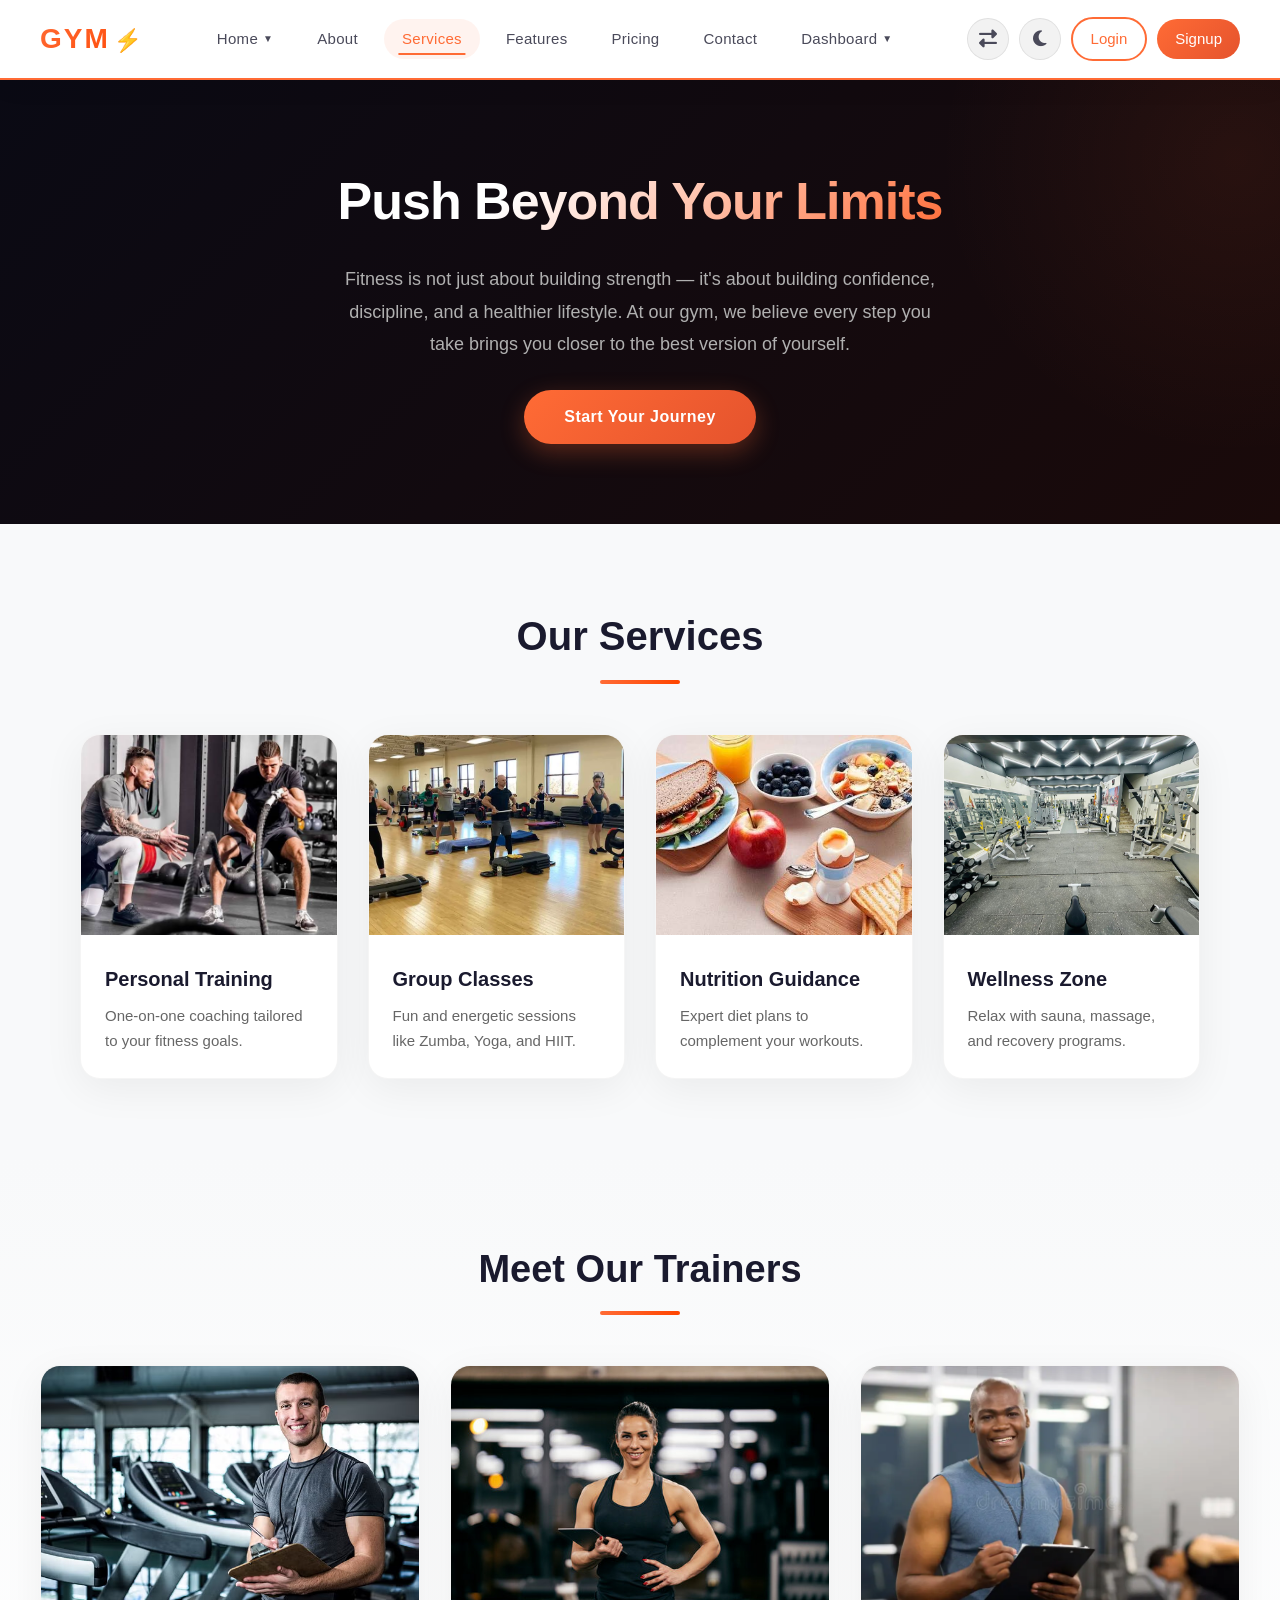
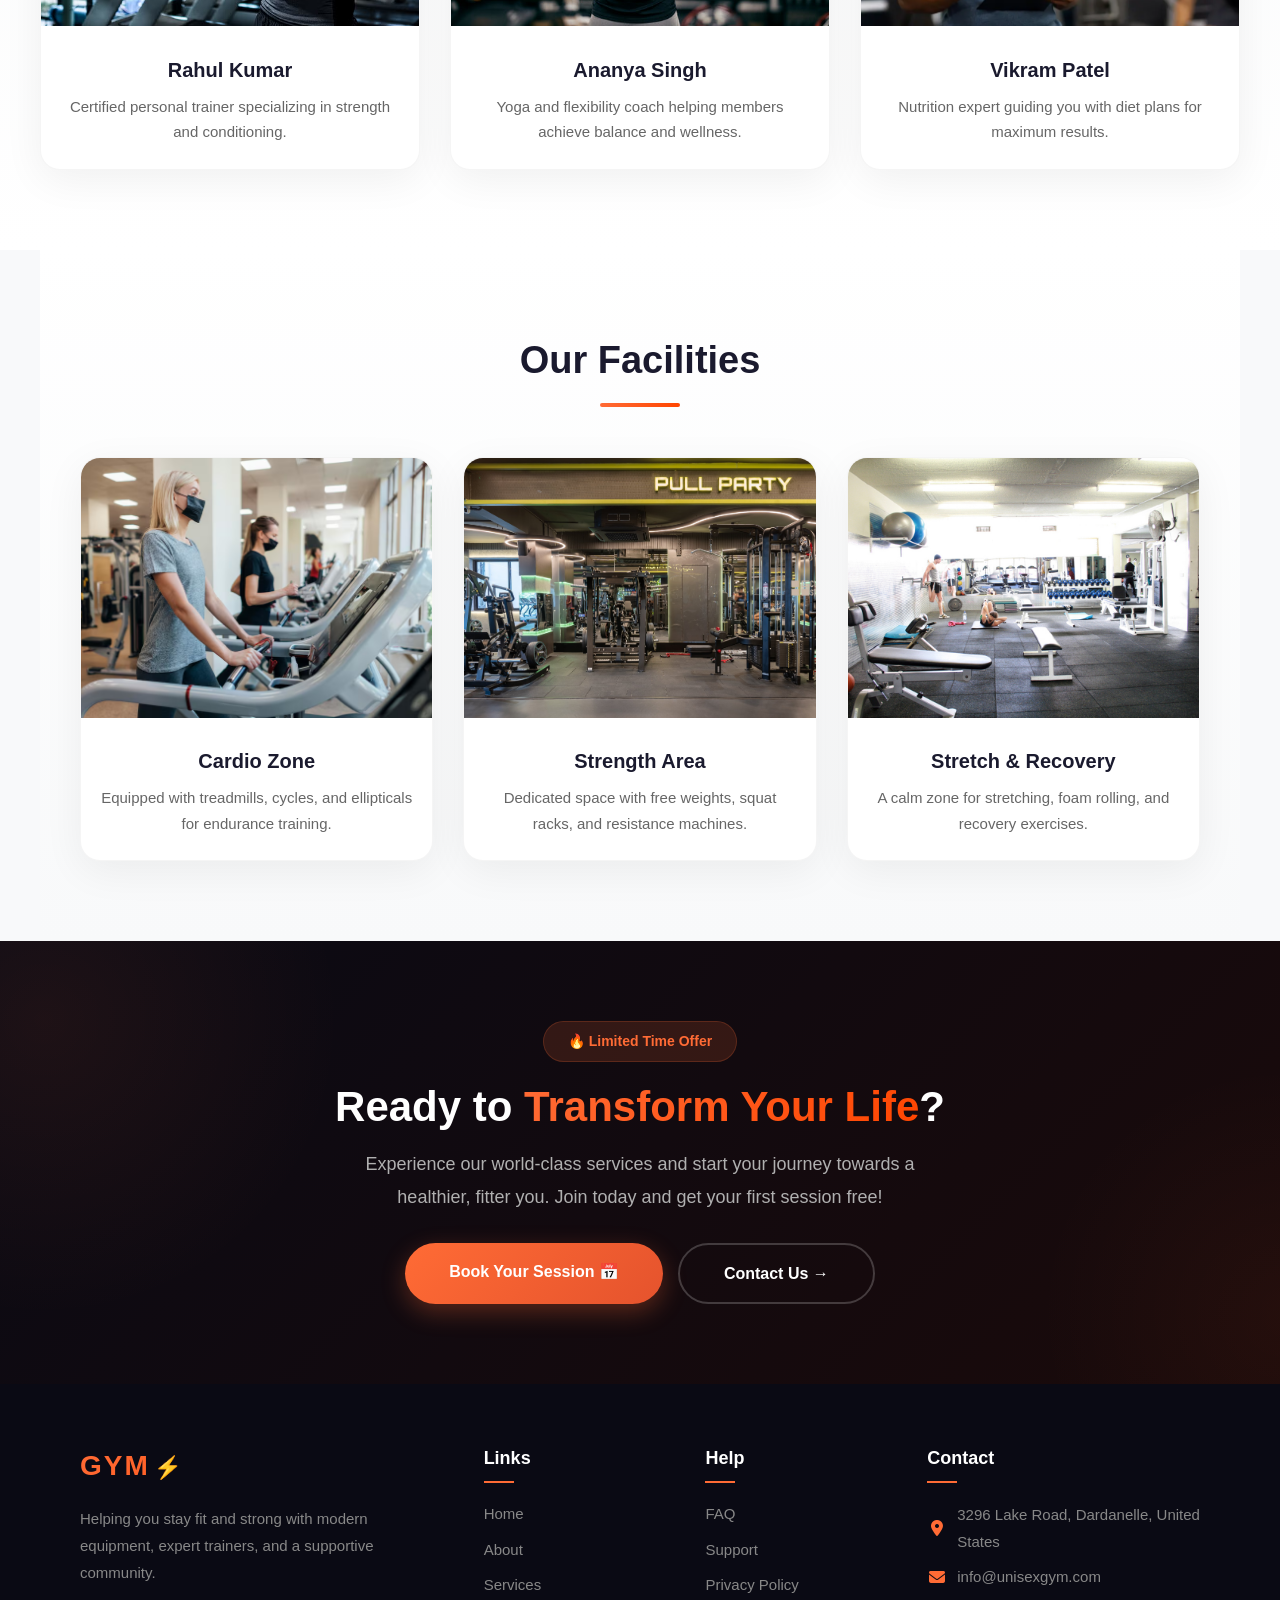
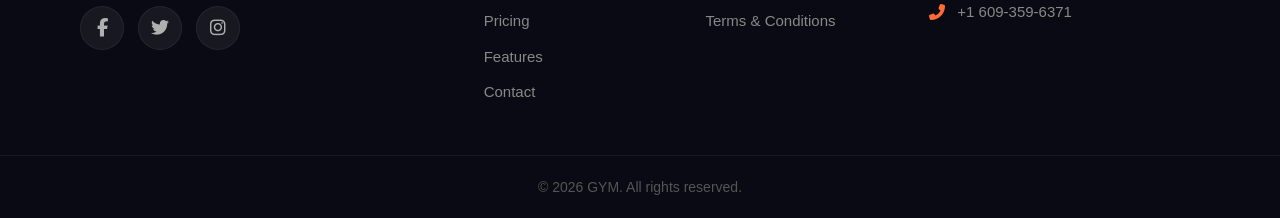
<file: services.html>
<!DOCTYPE html>
<html lang="en" dir="ltr">
<head>
  <meta charset="UTF-8">
  <meta name="viewport" content="width=device-width, initial-scale=1.0">
  <title>Our Services - Gym</title>
  <link rel="stylesheet" href="https://cdnjs.cloudflare.com/ajax/libs/font-awesome/6.4.0/css/all.min.css">
  <style>
    /* ===== RESET & BASE ===== */
    * {
        margin: 0;
        padding: 0;
        box-sizing: border-box;
        transition: all 0.3s ease;
    }

    body {
        font-family: 'Segoe UI', Tahoma, Geneva, Verdana, sans-serif;
        line-height: 1.6;
        color: #2d2d2d;
        background: #f8f9fa;
        padding-top: 80px;
        transition: all 0.3s ease;
    }

    /* ===== DARK MODE - COMPLETE ===== */
    body.dark-mode {
        background: #1a1a2e !important;
        color: #e0e0e0 !important;
    }

    body.dark-mode .service-card,
    body.dark-mode .trainer-card,
    body.dark-mode .facility-card {
        background: #2a2a3e !important;
        border-color: rgba(255, 255, 255, 0.05) !important;
    }

    body.dark-mode .service-card h3,
    body.dark-mode .trainer-card h3,
    body.dark-mode .facility-card h3 {
        color: #ffffff !important;
    }

    body.dark-mode .service-card p,
    body.dark-mode .trainer-card p,
    body.dark-mode .facility-card p {
        color: #cccccc !important;
    }

    body.dark-mode .services h1,
    body.dark-mode .trainers h2,
    body.dark-mode .facilities h2 {
        color: #ffffff !important;
    }

    body.dark-mode .motivation {
        background: linear-gradient(135deg, #0a0a14 0%, #1a0a0a 100%) !important;
    }

    body.dark-mode .motivation-content h1 {
        color: #ffffff !important;
    }

    body.dark-mode .motivation-content p {
        color: #cccccc !important;
    }

    body.dark-mode nav {
        background: rgba(10, 10, 20, 0.98) !important;
    }

    body.dark-mode .dropdown-menu {
        background: rgba(20, 20, 40, 0.98) !important;
    }

    body.dark-mode .icon-btn {
        background: rgba(255, 255, 255, 0.05) !important;
        border-color: rgba(255, 255, 255, 0.08) !important;
        color: #e0e0e0 !important;
    }

    body.dark-mode .icon-btn:hover {
        background: #ff6b35 !important;
        color: #ffffff !important;
    }

    body.dark-mode footer {
        background: #0a0a14 !important;
    }

    body.dark-mode .nav-link-btn {
        color: #e0e0e0;
    }

    body.dark-mode .nav-link-btn:hover {
        color: #ff6b35;
    }

    body.dark-mode .nav-link-btn.login-btn {
        color: #ff6b35;
        border-color: #ff6b35;
    }

    body.dark-mode .nav-link-btn.login-btn:hover {
        background: #ff6b35;
        color: #fff;
    }

    /* ===== RTL MODE ===== */
    html.rtl-mode {
        direction: rtl;
    }

    html.rtl-mode body {
        direction: rtl;
    }

    html.rtl-mode .icon-group {
        flex-direction: row-reverse;
    }

    html.rtl-mode nav .logo::after {
        margin-left: 0;
        margin-right: 4px;
    }

    html.rtl-mode .motivation-content h1,
    html.rtl-mode .motivation-content p {
        direction: rtl;
        text-align: right;
    }

    html.rtl-mode .services h1 {
        direction: rtl;
    }

    html.rtl-mode .services-grid {
        direction: rtl;
    }

    html.rtl-mode .service-card h3,
    html.rtl-mode .service-card p {
        direction: rtl;
        text-align: right;
    }

    html.rtl-mode .trainers h2,
    html.rtl-mode .facilities h2 {
        direction: rtl;
    }

    html.rtl-mode .trainer-grid,
    html.rtl-mode .facility-grid {
        direction: rtl;
    }

    html.rtl-mode .trainer-card h3,
    html.rtl-mode .trainer-card p,
    html.rtl-mode .facility-card h3,
    html.rtl-mode .facility-card p {
        direction: rtl;
        text-align: right;
    }

    html.rtl-mode .footer-container {
        direction: rtl;
    }

    html.rtl-mode .footer-about {
        direction: rtl;
        text-align: right;
    }

    html.rtl-mode .social-icons {
        flex-direction: row-reverse;
    }

    html.rtl-mode .footer-links h4::after,
    html.rtl-mode .footer-help h4::after,
    html.rtl-mode .footer-contact h4::after {
        left: auto !important;
        right: 0 !important;
    }

    html.rtl-mode .footer-links ul,
    html.rtl-mode .footer-help ul {
        direction: rtl;
        padding-right: 0;
    }

    html.rtl-mode .footer-links ul li a:hover,
    html.rtl-mode .footer-help ul li a:hover {
        transform: translateX(-4px) !important;
    }

    html.rtl-mode .footer-contact p {
        flex-direction: row-reverse;
    }

    html.rtl-mode .footer-contact p .icon {
        margin-left: 10px;
        margin-right: 0;
    }

    html.rtl-mode .dropdown-menu {
        left: auto !important;
        right: 0 !important;
    }

    html.rtl-mode .dropdown-menu li a .check-mark {
        margin-right: 0;
        margin-left: 10px;
    }

    html.rtl-mode .dropdown-menu li a:hover {
        padding-left: 20px !important;
        padding-right: 25px !important;
    }

    html.rtl-mode .cta-home-content h2,
    html.rtl-mode .cta-home-content p {
        direction: rtl;
    }

    html.rtl-mode .cta-home-content .cta-buttons {
        flex-direction: row-reverse;
    }

    /* ===== NAVBAR (FROM INDEX.HTML) ===== */
    body {
        margin: 0;
        font-family: sans-serif;
        padding-top: 80px;
        background-color: #f8f9fa;
        color: #1a1a24;
        transition: background-color 0.3s ease, color 0.3s ease;
    }

    nav {
        position: fixed;
        top: 0;
        left: 0;
        width: 100%;
        z-index: 1000;
        background: rgba(255, 255, 255, 0.95);
        backdrop-filter: blur(12px);
        -webkit-backdrop-filter: blur(12px);
        padding: 0 40px;
        display: flex;
        justify-content: space-between;
        align-items: center;
        height: 80px;
        box-shadow: 0 4px 30px rgba(0, 0, 0, 0.05);
        border-bottom: 2px solid #ff6b35;
        box-sizing: border-box;
        transition: background 0.3s ease, border 0.3s ease, box-shadow 0.3s ease;
    }

    nav *, nav *::before, nav *::after {
        box-sizing: border-box;
    }

    nav .logo {
        font-size: 28px;
        font-weight: 800;
        color: #ff6b35;
        letter-spacing: 2px;
        text-transform: uppercase;
        background: linear-gradient(135deg, #ff6b35, #ff4500);
        -webkit-background-clip: text;
        -webkit-text-fill-color: transparent;
        background-clip: text;
        cursor: pointer;
        text-decoration: none;
    }

    nav .logo::after {
        content: "⚡";
        font-size: 22px;
        -webkit-text-fill-color: initial;
        margin-left: 4px;
    }

    nav .nav-links {
        list-style: none;
        display: flex;
        gap: 8px;
        align-items: center;
        margin: 0;
        padding: 0;
    }

    nav .nav-links li {
        position: relative;
    }

    nav .nav-links li a {
        color: #4a4a5a;
        text-decoration: none;
        font-size: 15px;
        font-weight: 500;
        padding: 8px 18px;
        border-radius: 25px;
        transition: all 0.3s ease;
        letter-spacing: 0.3px;
        display: flex;
        align-items: center;
        gap: 5px;
    }

    nav .nav-links li a::after {
        content: '';
        position: absolute;
        bottom: 4px;
        left: 50%;
        transform: translateX(-50%);
        width: 0;
        height: 2px;
        background: #ff6b35;
        transition: width 0.3s ease;
    }

    nav .nav-links li a:hover::after,
    nav .nav-links li a.active::after {
        width: 70%;
    }

    nav .nav-links li a:hover,
    nav .nav-links li a.active {
        color: #ff6b35;
        background: rgba(255, 107, 53, 0.08);
    }

    nav .nav-links li a .dropdown-icon {
        font-size: 10px;
        transition: transform 0.3s ease;
    }

    /* ===== DROPDOWN FOR DESKTOP ===== */
    .dropdown-menu {
        position: absolute;
        top: 100%;
        left: 0;
        background: #ffffff;
        min-width: 200px;
        border-radius: 12px;
        padding: 8px 0;
        box-shadow: 0 20px 60px rgba(0, 0, 0, 0.1);
        border: 1px solid rgba(0, 0, 0, 0.05);
        opacity: 0;
        visibility: hidden;
        transform: translateY(-10px);
        transition: all 0.3s ease;
        z-index: 1000;
        list-style: none;
    }

    .dropdown-menu.show {
        opacity: 1;
        visibility: visible;
        transform: translateY(0);
    }

    .dropdown-menu li a {
        display: block !important;
        padding: 10px 20px !important;
        font-size: 14px !important;
        border-radius: 0 !important;
    }

    .dropdown-menu li a:hover {
        padding-left: 25px !important;
    }

    .dropdown-menu li a::after { display: none !important; }

    .dropdown-menu li a .check-mark {
        margin-right: 10px;
        color: #ff6b35;
        opacity: 0;
    }

    .dropdown-menu li a.active .check-mark { opacity: 1; }

    /* UTILITY BUTTON GROUPS */
    .icon-group {
        display: flex;
        gap: 10px;
        align-items: center;
    }

    .icon-btn {
        background: rgba(0, 0, 0, 0.05);
        border: 1px solid rgba(0, 0, 0, 0.08);
        color: #4a4a5a;
        width: 42px;
        height: 42px;
        border-radius: 50%;
        font-size: 18px;
        cursor: pointer;
        display: flex;
        align-items: center;
        justify-content: center;
        transition: all 0.3s ease;
    }

    .icon-btn:hover {
        background: #ff6b35;
        color: #fff;
        transform: scale(1.05);
    }

    .nav-link-btn {
        color: #4a4a5a;
        text-decoration: none;
        font-size: 15px;
        font-weight: 500;
        padding: 8px 18px;
        border-radius: 25px;
        transition: all 0.3s ease;
    }

    .nav-link-btn.login-btn { color: #ff6b35; border: 2px solid #ff6b35; }
    .nav-link-btn.login-btn:hover { background: #ff6b35; color: #fff; }
    .nav-link-btn.signup-btn { background: linear-gradient(135deg, #ff6b35, #e5532d); color: #fff; }
    .nav-link-btn.signup-btn:hover { transform: translateY(-2px); box-shadow: 0 8px 25px rgba(255, 107, 53, 0.3); }

    .hamburger {
        display: none;
        flex-direction: column;
        gap: 5px;
        cursor: pointer;
        padding: 8px 10px;
        background: rgba(0, 0, 0, 0.05);
        border: 1px solid rgba(0, 0, 0, 0.08);
        border-radius: 8px;
    }

    .hamburger span {
        display: block;
        width: 26px;
        height: 3px;
        background: #4a4a5a;
        border-radius: 3px;
        transition: all 0.3s ease;
    }

    /* HAMBURGER CROSS ANIMATION */
    .hamburger.active span:nth-child(1) { transform: rotate(45deg) translate(5px, 6px); }
    .hamburger.active span:nth-child(2) { opacity: 0; }
    .hamburger.active span:nth-child(3) { transform: rotate(-45deg) translate(5px, -6px); }

    .mobile-only { display: none; }

    /* ===================================================
       ===== IPAD AIR & TABLET RESPONSIVE STYLES =====
       =================================================== */
    @media screen and (max-width: 1024px) {
        nav { padding: 0 24px; }
        nav .icon-group { display: none; }
        .hamburger { display: flex; z-index: 1001; }

        /* Drawer Box Setup */
        nav .nav-links {
            position: fixed;
            top: 0;
            right: -100%; 
            width: 320px; 
            height: 100vh;
            background: #ffffff;
            border-left: 2px solid #ff6b35;
            flex-direction: column;
            align-items: flex-start;
            justify-content: flex-start;
            padding: 100px 24px 40px 24px;
            gap: 12px;
            transition: right 0.4s cubic-bezier(0.16, 1, 0.3, 1), left 0.4s cubic-bezier(0.16, 1, 0.3, 1), background 0.3s ease;
            overflow-y: auto;
            box-shadow: -10px 0 30px rgba(0,0,0,0.05);
        }

        nav .nav-links.active { right: 0; }
        nav .nav-links li { width: 100%; }
        nav .nav-links li a { justify-content: space-between; width: 100%; padding: 12px 16px; color: #4a4a5a; }
        nav .nav-links li a::after { display: none; }

        /* Mobile Menu Accordion */
        .dropdown-menu {
            position: static;
            opacity: 1;
            visibility: visible;
            transform: none;
            max-height: 0;
            overflow: hidden;
            padding: 0;
            background: rgba(0, 0, 0, 0.02);
            border: none;
            margin-top: 0;
            transition: max-height 0.3s ease-out;
            box-shadow: none;
        }

        .dropdown-menu.show { max-height: 200px; margin-top: 4px; }
        .dropdown-trigger.show .dropdown-icon { transform: rotate(180deg); }
        .mobile-only { display: flex !important; }

        .mobile-auth {
            margin-top: 20px;
            border-top: 1px solid rgba(0, 0, 0, 0.08);
            padding-top: 24px;
            gap: 12px;
        }
        .mobile-auth .nav-link-btn { flex: 1; text-align: center; display: inline-block; }
        .mobile-actions { margin-top: 8px; gap: 12px; }
        .mobile-actions .icon-btn { border-radius: 20px; width: auto; padding: 0 20px; flex: 1; font-size: 14px; gap: 8px; }

        /* ===== FIX: iPad Air Services Grid - 2x2 ===== */
        .services-grid {
            grid-template-columns: repeat(2, 1fr) !important;
        }
    }

    /* ===================================================
       ============== DARK MODE SELECTION =================
       =================================================== */
    body.dark-mode {
        background-color: #05050a;
        color: #e0e0e0;
    }
    body.dark-mode nav {
        background: rgba(10, 10, 20, 0.95);
        box-shadow: 0 4px 30px rgba(0, 0, 0, 0.3);
    }
    body.dark-mode nav .nav-links li a {
        color: #e0e0e0;
    }
    body.dark-mode .dropdown-menu {
        background: #0a0a14;
        border-color: rgba(255, 255, 255, 0.06);
        box-shadow: 0 20px 60px rgba(0, 0, 0, 0.4);
    }
    body.dark-mode .dropdown-menu li a {
        color: #e0e0e0;
    }
    body.dark-mode .icon-btn {
        background: rgba(255, 255, 255, 0.08);
        border-color: rgba(255, 255, 255, 0.12);
        color: #e0e0e0;
    }
    body.dark-mode .hamburger {
        background: rgba(255, 255, 255, 0.08);
        border-color: rgba(255, 255, 255, 0.12);
    }
    body.dark-mode .hamburger span {
        background: #e0e0e0;
    }
    @media screen and (max-width: 1024px) {
        body.dark-mode nav .nav-links {
            background: #0a0a14;
            box-shadow: -10px 0 30px rgba(0,0,0,0.5);
        }
        body.dark-mode nav .nav-links li a {
            color: #e0e0e0;
        }
        body.dark-mode .dropdown-menu {
            background: rgba(255, 255, 255, 0.03);
        }
        body.dark-mode .mobile-auth {
            border-top-color: rgba(255, 255, 255, 0.1);
        }
    }

    /* ===================================================
       ============== RTL MODE SELECTION ==================
       =================================================== */
    html.rtl-mode {
        direction: rtl;
    }
    @media screen and (max-width: 1024px) {
        html.rtl-mode nav .nav-links {
            left: -100%;
            right: auto;
            border-left: none;
            border-right: 2px solid #ff6b35;
            box-shadow: 10px 0 30px rgba(0,0,0,0.4);
        }
        html.rtl-mode nav .nav-links.active {
            left: 0;
            right: auto;
        }
    }

    /* ===== MOTIVATION SECTION ===== */
    .motivation {
        background: linear-gradient(135deg, #0a0a14 0%, #1a0a0a 100%);
        padding: 80px 40px;
        text-align: center;
        position: relative;
        overflow: hidden;
        min-height: 400px;
        display: flex;
        align-items: center;
        justify-content: center;
        transition: all 0.3s ease;
    }

    .motivation::before {
        content: '';
        position: absolute;
        top: -50%;
        right: -20%;
        width: 600px;
        height: 600px;
        background: radial-gradient(circle, rgba(255, 107, 53, 0.08) 0%, transparent 70%);
        border-radius: 50%;
    }

    .motivation-content {
        max-width: 800px;
        position: relative;
        z-index: 1;
    }

    .motivation-content h1 {
        font-size: 52px;
        font-weight: 800;
        color: #fff;
        margin-bottom: 20px;
        letter-spacing: -1px;
        background: linear-gradient(135deg, #fff 30%, #ff6b35 100%);
        -webkit-background-clip: text;
        -webkit-text-fill-color: transparent;
        background-clip: text;
        transition: all 0.3s ease;
    }

    .motivation-content p {
        color: #b0b0b0;
        font-size: 18px;
        max-width: 600px;
        margin: 0 auto 30px;
        line-height: 1.8;
        transition: all 0.3s ease;
    }

    .btn {
        display: inline-block;
        background: linear-gradient(135deg, #ff6b35, #e5532d);
        color: #fff;
        padding: 14px 40px;
        border-radius: 50px;
        text-decoration: none;
        font-weight: 600;
        font-size: 16px;
        letter-spacing: 0.5px;
        transition: all 0.3s ease;
        box-shadow: 0 8px 25px rgba(255, 107, 53, 0.3);
        border: none;
        cursor: pointer;
    }

    .btn:hover {
        transform: translateY(-3px);
        box-shadow: 0 12px 35px rgba(255, 107, 53, 0.4);
    }

    /* ===== SERVICES SECTION ===== */
    .services {
        padding: 80px 40px;
        max-width: 1200px;
        margin: 0 auto;
    }

    .services h1 {
        text-align: center;
        font-size: 40px;
        font-weight: 800;
        margin-bottom: 50px;
        color: #1a1a2e;
        position: relative;
        transition: all 0.3s ease;
    }

    .services h1::after {
        content: '';
        display: block;
        width: 80px;
        height: 4px;
        background: linear-gradient(90deg, #ff6b35, #ff4500);
        margin: 12px auto 0;
        border-radius: 2px;
    }

    .services-grid {
        display: grid;
        grid-template-columns: repeat(auto-fit, minmax(250px, 1fr));
        gap: 30px;
    }

    .service-card {
        background: #fff;
        border-radius: 20px;
        overflow: hidden;
        box-shadow: 0 10px 40px rgba(0, 0, 0, 0.06);
        transition: all 0.4s cubic-bezier(0.175, 0.885, 0.32, 1.275);
        border: 1px solid rgba(0, 0, 0, 0.04);
    }

    .service-card:hover {
        transform: translateY(-12px);
        box-shadow: 0 20px 60px rgba(255, 107, 53, 0.12);
        border-color: rgba(255, 107, 53, 0.15);
    }

    .service-card img {
        width: 100%;
        height: 200px;
        object-fit: cover;
        transition: transform 0.4s ease;
    }

    .service-card:hover img {
        transform: scale(1.03);
    }

    .service-card h3 {
        padding: 20px 24px 8px;
        font-size: 20px;
        color: #1a1a2e;
        transition: all 0.3s ease;
    }

    .service-card p {
        padding: 0 24px 24px;
        color: #666;
        font-size: 15px;
        line-height: 1.7;
        transition: all 0.3s ease;
    }

    /* ===== TRAINERS SECTION ===== */
    .trainers {
        padding: 80px 40px;
        background: linear-gradient(180deg, #f8f9fa 0%, #fff 100%);
        transition: all 0.3s ease;
    }

    body.dark-mode .trainers {
        background: #1a1a2e !important;
    }

    .trainers h2,
    .facilities h2 {
        text-align: center;
        font-size: 38px;
        font-weight: 800;
        color: #1a1a2e;
        margin-bottom: 50px;
        position: relative;
        transition: all 0.3s ease;
    }

    .trainers h2::after,
    .facilities h2::after {
        content: '';
        display: block;
        width: 80px;
        height: 4px;
        background: linear-gradient(90deg, #ff6b35, #ff4500);
        margin: 12px auto 0;
        border-radius: 2px;
    }

    .trainer-grid,
    .facility-grid {
        max-width: 1200px;
        margin: 0 auto;
        display: grid;
        grid-template-columns: repeat(auto-fit, minmax(280px, 1fr));
        gap: 30px;
    }

    .trainer-card,
    .facility-card {
        background: #fff;
        border-radius: 20px;
        overflow: hidden;
        box-shadow: 0 10px 40px rgba(0, 0, 0, 0.06);
        transition: all 0.4s ease;
        border: 1px solid rgba(0, 0, 0, 0.04);
        text-align: center;
    }

    .trainer-card:hover,
    .facility-card:hover {
        transform: translateY(-8px);
        box-shadow: 0 20px 60px rgba(0, 0, 0, 0.08);
    }

    .trainer-card img,
    .facility-card img {
        width: 100%;
        height: 260px;
        object-fit: cover;
    }

    .trainer-card h3,
    .facility-card h3 {
        padding: 20px 20px 8px;
        font-size: 20px;
        color: #1a1a2e;
        transition: all 0.3s ease;
    }

    .trainer-card p,
    .facility-card p {
        padding: 0 20px 24px;
        color: #666;
        font-size: 15px;
        line-height: 1.7;
        transition: all 0.3s ease;
    }

    /* ===== FACILITIES SECTION ===== */
    .facilities {
        padding: 80px 40px;
        max-width: 1200px;
        margin: 0 auto;
        background: linear-gradient(180deg, #fff 0%, #f8f9fa 100%);
        transition: all 0.3s ease;
    }

    body.dark-mode .facilities {
        background: #1a1a2e !important;
    }

    /* ===== UPDATED CTA SECTION ===== */
    .cta-home {
        background: linear-gradient(135deg, #0a0a14 0%, #1a0a0a 100%);
        padding: 80px 40px;
        text-align: center;
        position: relative;
        overflow: hidden;
    }

    .cta-home::before {
        content: '';
        position: absolute;
        top: -50%;
        left: -20%;
        width: 600px;
        height: 600px;
        background: radial-gradient(circle, rgba(255, 107, 53, 0.08) 0%, transparent 70%);
        border-radius: 50%;
        animation: ctaFloat 15s ease-in-out infinite;
    }

    .cta-home::after {
        content: '';
        position: absolute;
        bottom: -40%;
        right: -20%;
        width: 500px;
        height: 500px;
        background: radial-gradient(circle, rgba(255, 107, 53, 0.05) 0%, transparent 70%);
        border-radius: 50%;
        animation: ctaFloat 20s ease-in-out infinite reverse;
    }

    @keyframes ctaFloat {
        0% { transform: translate(0, 0) scale(1); }
        50% { transform: translate(30px, -30px) scale(1.1); }
        100% { transform: translate(0, 0) scale(1); }
    }

    .cta-home-content {
        max-width: 800px;
        margin: 0 auto;
        position: relative;
        z-index: 1;
    }

    .cta-home-content .cta-badge {
        display: inline-block;
        background: rgba(255, 107, 53, 0.15);
        color: #ff6b35;
        padding: 8px 24px;
        border-radius: 50px;
        font-size: 14px;
        font-weight: 600;
        margin-bottom: 20px;
        border: 1px solid rgba(255, 107, 53, 0.2);
        animation: pulse 2s infinite;
    }

    @keyframes pulse {
        0% { transform: scale(1); }
        50% { transform: scale(1.05); }
        100% { transform: scale(1); }
    }

    .cta-home-content h2 {
        font-size: 42px;
        font-weight: 800;
        color: #fff;
        margin-bottom: 16px;
        line-height: 1.2;
    }

    .cta-home-content h2 span {
        background: linear-gradient(135deg, #ff6b35, #ff4500);
        -webkit-background-clip: text;
        -webkit-text-fill-color: transparent;
        background-clip: text;
    }

    .cta-home-content p {
        color: #b0b0b0;
        font-size: 18px;
        line-height: 1.8;
        max-width: 600px;
        margin: 0 auto 30px;
    }

    .cta-home-content .cta-buttons {
        display: flex;
        gap: 15px;
        justify-content: center;
        flex-wrap: wrap;
    }

    .cta-home-content .cta-btn-primary {
        display: inline-block;
        background: linear-gradient(135deg, #ff6b35, #e5532d);
        color: #fff;
        padding: 16px 44px;
        border-radius: 50px;
        text-decoration: none;
        font-weight: 600;
        font-size: 16px;
        transition: all 0.3s ease;
        box-shadow: 0 8px 25px rgba(255, 107, 53, 0.3);
        border: none;
        cursor: pointer;
    }

    .cta-home-content .cta-btn-primary:hover {
        transform: translateY(-3px);
        box-shadow: 0 12px 35px rgba(255, 107, 53, 0.4);
    }

    .cta-home-content .cta-btn-secondary {
        display: inline-block;
        background: transparent;
        color: #fff;
        padding: 16px 44px;
        border-radius: 50px;
        text-decoration: none;
        font-weight: 600;
        font-size: 16px;
        transition: all 0.3s ease;
        border: 2px solid rgba(255, 255, 255, 0.2);
        cursor: pointer;
    }

    .cta-home-content .cta-btn-secondary:hover {
        background: rgba(255, 255, 255, 0.05);
        border-color: #ff6b35;
        transform: translateY(-3px);
    }

    body.dark-mode .cta-home {
        background: linear-gradient(135deg, #0a0a14 0%, #1a0a0a 100%) !important;
    }

    body.dark-mode .cta-home-content h2 {
        color: #ffffff !important;
    }

    body.dark-mode .cta-home-content p {
        color: #cccccc !important;
    }

    @media (max-width: 768px) {
        .cta-home {
            padding: 50px 20px;
        }
        .cta-home-content h2 {
            font-size: 30px;
        }
        .cta-home-content p {
            font-size: 16px;
        }
        .cta-home-content .cta-buttons {
            flex-direction: column;
            align-items: center;
        }
        .cta-home-content .cta-btn-primary,
        .cta-home-content .cta-btn-secondary {
            width: 100%;
            max-width: 300px;
            text-align: center;
        }
    }

    @media (max-width: 480px) {
        .cta-home-content h2 {
            font-size: 26px;
        }
        .cta-home-content .cta-btn-primary,
        .cta-home-content .cta-btn-secondary {
            padding: 14px 30px;
            font-size: 15px;
        }
    }

    /* ===== FOOTER ===== */
    footer {
        background: #0a0a14;
        color: #b0b0b0;
        margin-top: 0;
    }

    .footer-container {
        max-width: 1200px;
        margin: 0 auto;
        padding: 60px 40px 40px;
        display: grid;
        grid-template-columns: 2fr 1fr 1fr 1.5fr;
        gap: 40px;
    }

    /* ===== FOOTER LOGO - SAME AS NAVBAR ===== */
    .footer-about h3 {
        font-size: 28px;
        font-weight: 800;
        color: #ff6b35;
        letter-spacing: 2px;
        text-transform: uppercase;
        background: linear-gradient(135deg, #ff6b35, #ff4500);
        -webkit-background-clip: text;
        -webkit-text-fill-color: transparent;
        background-clip: text;
        margin-bottom: 16px;
        cursor: pointer;
    }

    .footer-about h3::after {
        content: "⚡";
        font-size: 22px;
        -webkit-text-fill-color: initial;
        margin-left: 4px;
        color: #ff6b35;
    }

    .footer-about p {
        font-size: 15px;
        line-height: 1.8;
        margin-bottom: 20px;
        color: #888;
    }

    .social-icons {
        display: flex;
        gap: 14px;
    }

    .social-icons a {
        display: inline-flex;
        align-items: center;
        justify-content: center;
        width: 44px;
        height: 44px;
        background: rgba(255, 255, 255, 0.06);
        border-radius: 50%;
        color: #b0b0b0;
        text-decoration: none;
        transition: all 0.3s ease;
        font-size: 18px;
        border: 1px solid rgba(255, 255, 255, 0.06);
    }

    .social-icons a:hover {
        background: #ff6b35;
        color: #fff;
        transform: translateY(-3px);
        border-color: #ff6b35;
        box-shadow: 0 8px 25px rgba(255, 107, 53, 0.25);
    }

    .footer-links h4,
    .footer-help h4,
    .footer-contact h4 {
        color: #fff;
        font-size: 18px;
        font-weight: 600;
        margin-bottom: 18px;
        position: relative;
        padding-bottom: 10px;
    }

    .footer-links h4::after,
    .footer-help h4::after,
    .footer-contact h4::after {
        content: '';
        position: absolute;
        bottom: 0;
        left: 0;
        width: 30px;
        height: 2px;
        background: #ff6b35;
    }

    .footer-links ul,
    .footer-help ul {
        list-style: none;
    }

    .footer-links ul li,
    .footer-help ul li {
        margin-bottom: 10px;
    }

    .footer-links ul li a,
    .footer-help ul li a {
        color: #888;
        text-decoration: none;
        font-size: 15px;
        transition: all 0.3s ease;
        display: inline-block;
    }

    .footer-links ul li a:hover,
    .footer-help ul li a:hover {
        color: #ff6b35;
        transform: translateX(4px);
    }

    .footer-contact p {
        font-size: 15px;
        line-height: 1.8;
        color: #888;
        margin-bottom: 8px;
        display: flex;
        align-items: center;
        gap: 10px;
    }

    .footer-contact p .icon {
        color: #ff6b35;
        font-size: 16px;
        min-width: 20px;
        display: inline-flex;
        align-items: center;
        justify-content: center;
    }

    .footer-bottom {
        border-top: 1px solid rgba(255, 255, 255, 0.06);
        padding: 20px 40px;
        text-align: center;
        font-size: 14px;
        color: #555;
    }

    .footer-bottom p {
        max-width: 1200px;
        margin: 0 auto;
    }

    /* ===== SCROLLBAR ===== */
    ::-webkit-scrollbar {
        width: 10px;
    }

    ::-webkit-scrollbar-track {
        background: #0a0a14;
    }

    ::-webkit-scrollbar-thumb {
        background: #ff6b35;
        border-radius: 5px;
    }

    ::-webkit-scrollbar-thumb:hover {
        background: #e5532d;
    }

    /* ===== DARK MODE OVERRIDES ===== */
    body.dark-mode .footer-contact p .icon {
        color: #ff6b35 !important;
    }

    /* ===== RESPONSIVE ===== */
    @media (max-width: 1024px) {
        .footer-container {
            grid-template-columns: 1fr 1fr;
            gap: 30px;
        }
    }

    @media (max-width: 768px) {
        body {
            padding-top: 70px;
        }

        .motivation {
            padding: 60px 20px;
            min-height: 300px;
        }

        .motivation-content h1 {
            font-size: 32px;
        }

        .motivation-content p {
            font-size: 16px;
        }

        .services,
        .trainers,
        .facilities {
            padding: 50px 20px;
        }

        .services h1,
        .trainers h2,
        .facilities h2 {
            font-size: 30px;
        }

        .services-grid {
            grid-template-columns: 1fr;
            max-width: 400px;
            margin: 0 auto;
        }

        .trainer-grid,
        .facility-grid {
            grid-template-columns: 1fr;
            max-width: 400px;
            margin: 0 auto;
        }

        .footer-container {
            grid-template-columns: 1fr;
            padding: 40px 20px 30px;
            gap: 30px;
        }

        .footer-bottom {
            padding: 15px 20px;
        }

        .btn {
            padding: 12px 32px;
            font-size: 15px;
        }
    }

    @media (max-width: 480px) {
        .motivation-content h1 {
            font-size: 26px;
        }

        .service-card img,
        .trainer-card img,
        .facility-card img {
            height: 180px;
        }

        .footer-contact p {
            font-size: 14px;
        }
    }
  </style>
</head>
<body>

<!-- ===== NAVBAR (FROM INDEX.HTML - REPLACED) ===== -->
<nav>
  <a href="index.html" class="logo">GYM</a>

  <!-- Main Navigation Links & Side Drawer -->
  <ul class="nav-links" id="navLinks">
    <li class="dropdown-parent">
      <a href="#" class="dropdown-trigger" id="homeLink">
        Home <span class="dropdown-icon">▼</span>
      </a>
      <ul class="dropdown-menu" id="homeDropdown">
        <li><a href="index.html" id="home1Option"><span class="check-mark">✓</span> Home 1</a></li>
        <li><a href="home2.html" id="home2Option"><span class="check-mark">✓</span> Home 2</a></li>
      </ul>
    </li>
    <li><a href="about.html">About</a></li>
    <li><a href="services.html" class="active">Services</a></li>
    <li><a href="features.html">Features</a></li>
    <li><a href="pricing.html">Pricing</a></li>
    <li><a href="contact.html">Contact</a></li>
    <li class="dropdown-parent">
      <a href="#" class="dropdown-trigger" id="dashboardLink">
        Dashboard <span class="dropdown-icon">▼</span>
      </a>
      <ul class="dropdown-menu" id="dashboardDropdown">
        <li><a href="dashboard.html" id="adminPanelOption"><span class="check-mark">✓</span> Admin Panel</a></li>
        <li><a href="users.html" id="userPanelOption"><span class="check-mark">✓</span> User Panel</a></li>
      </ul>
    </li>

    <!-- Tablet / Mobile Specific Drawer Items -->
    <li class="mobile-only mobile-auth">
      <a href="login.html" class="nav-link-btn login-btn">Login</a>
      <a href="signup.html" class="nav-link-btn signup-btn">Signup</a>
    </li>
    <li class="mobile-only mobile-actions">
      <button id="mobile-slide-toggle" class="icon-btn" title="Toggle RTL/LTR"><i class="fas fa-exchange-alt"></i> RTL</button>
      <button id="mobile-dark-light" class="icon-btn" title="Toggle Dark/Light Mode"><i class="fas fa-moon"></i> Dark</button>
    </li>
  </ul>

  <!-- Desktop Action Group (Hidden on iPad/Mobile view) -->
  <div class="icon-group">
    <button id="slide-toggle" class="icon-btn" title="Toggle RTL/LTR"><i class="fas fa-exchange-alt"></i></button>
    <button id="dark-light" class="icon-btn" title="Toggle Dark/Light Mode"><i class="fas fa-moon"></i></button>
    <a href="login.html" class="nav-link-btn login-btn">Login</a>
    <a href="signup.html" class="nav-link-btn signup-btn">Signup</a>
  </div>

  <!-- Hamburger Icon (Visible on iPad/Mobile view) -->
  <button class="hamburger" id="hamburger" aria-label="Toggle menu">
    <span></span>
    <span></span>
    <span></span>
  </button>
</nav>

  <!-- ===== MOTIVATION SECTION ===== -->
  <section class="motivation">
    <div class="motivation-content">
      <h1>Push Beyond Your Limits</h1>
      <p>
        Fitness is not just about building strength — it's about building confidence, discipline, and a healthier lifestyle. 
        At our gym, we believe every step you take brings you closer to the best version of yourself.
      </p>
      <a href="signup.html" class="btn">Start Your Journey</a>
    </div>
  </section>

  <!-- ===== SERVICES SECTION ===== -->
  <section class="services">
    <h1>Our Services</h1>
    <div class="services-grid">
      <div class="service-card">
        <img src="images/personal training.jpg" alt="Personal Training">
        <h3>Personal Training</h3>
        <p>One-on-one coaching tailored to your fitness goals.</p>
      </div>
      <div class="service-card">
        <img src="images/group fitness.jpg" alt="Group Classes">
        <h3>Group Classes</h3>
        <p>Fun and energetic sessions like Zumba, Yoga, and HIIT.</p>
      </div>
      <div class="service-card">
        <img src="images/nutrition 1.jpg" alt="Nutrition Guidance">
        <h3>Nutrition Guidance</h3>
        <p>Expert diet plans to complement your workouts.</p>
      </div>
      <div class="service-card">
        <img src="images/wellness.jpg" alt="Wellness Zone">
        <h3>Wellness Zone</h3>
        <p>Relax with sauna, massage, and recovery programs.</p>
      </div>
    </div>
  </section>

  <!-- ===== TRAINERS SECTION ===== -->
  <section class="trainers">
    <h2>Meet Our Trainers</h2>
    <div class="trainer-grid">
      <div class="trainer-card">
        <img src="images/trainer1.jpg" alt="Trainer 1">
        <h3>Rahul Kumar</h3>
        <p>Certified personal trainer specializing in strength and conditioning.</p>
      </div>
      <div class="trainer-card">
        <img src="images/trainer2.jpg" alt="Trainer 2">
        <h3>Ananya Singh</h3>
        <p>Yoga and flexibility coach helping members achieve balance and wellness.</p>
      </div>
      <div class="trainer-card">
        <img src="images/trainer3.jpg" alt="Trainer 3">
        <h3>Vikram Patel</h3>
        <p>Nutrition expert guiding you with diet plans for maximum results.</p>
      </div>
    </div>
  </section>

  <!-- ===== FACILITIES SECTION ===== -->
  <section class="facilities">
    <h2>Our Facilities</h2>
    <div class="facility-grid">
      <div class="facility-card">
        <img src="images/cardio zone.jpg" alt="Cardio Zone">
        <h3>Cardio Zone</h3>
        <p>Equipped with treadmills, cycles, and ellipticals for endurance training.</p>
      </div>
      <div class="facility-card">
        <img src="images/strength.jpg" alt="Strength Area">
        <h3>Strength Area</h3>
        <p>Dedicated space with free weights, squat racks, and resistance machines.</p>
      </div>
      <div class="facility-card">
        <img src="images/stretch.jpg" alt="Stretch & Recovery Room">
        <h3>Stretch & Recovery</h3>
        <p>A calm zone for stretching, foam rolling, and recovery exercises.</p>
      </div>
    </div>
  </section>
  
  <!-- ===== UPDATED CTA SECTION ===== -->
  <section class="cta-home">
    <div class="cta-home-content">
      <div class="cta-badge">🔥 Limited Time Offer</div>
      <h2>Ready to <span>Transform Your Life</span>?</h2>
      <p>Experience our world-class services and start your journey towards a healthier, fitter you. Join today and get your first session free!</p>
      <div class="cta-buttons">
        <a href="signup.html" class="cta-btn-primary">Book Your Session 📅</a>
        <a href="contact.html" class="cta-btn-secondary">Contact Us →</a>
      </div>
    </div>
  </section>

  <!-- ===== FOOTER ===== -->
<footer>
  <div class="footer-container">
    <div class="footer-about">
      <a href="index.html" style="text-decoration: none;">
        <h3>GYM</h3>
      </a>
      <p>Helping you stay fit and strong with modern equipment, expert trainers, and a supportive community.</p>
      <div class="social-icons">
        <a href="#"><i class="fab fa-facebook-f"></i></a>
        <a href="#"><i class="fab fa-twitter"></i></a>
        <a href="#"><i class="fab fa-instagram"></i></a>
      </div>
    </div>
    <div class="footer-links">
      <h4>Links</h4>
      <ul>
        <li><a href="index.html">Home</a></li>
        <li><a href="about.html">About</a></li>
        <li><a href="services.html">Services</a></li>
        <li><a href="pricing.html">Pricing</a></li>
        <li><a href="features.html">Features</a></li>
        <li><a href="contact.html">Contact</a></li>
      </ul>
    </div>
    <div class="footer-help">
      <h4>Help</h4>
      <ul>
        <li><a href="#">FAQ</a></li>
        <li><a href="#">Support</a></li>
        <li><a href="#">Privacy Policy</a></li>
        <li><a href="#">Terms & Conditions</a></li>
      </ul>
    </div>
    <div class="footer-contact">
      <h4>Contact</h4>
      <p><span class="icon"><i class="fas fa-map-marker-alt"></i></span> 3296 Lake Road, Dardanelle, United States</p>
      <p><span class="icon"><i class="fas fa-envelope"></i></span> info@unisexgym.com</p>
      <p><span class="icon"><i class="fas fa-phone-alt"></i></span> +1 609-359-6371</p>
    </div>
  </div>
  <div class="footer-bottom">
    <p>© 2026 GYM. All rights reserved.</p>
  </div>
</footer>

  <!-- ===== JAVASCRIPT (FROM INDEX.HTML) ===== -->
  <script>
    document.addEventListener("DOMContentLoaded", function () {
    console.log("✅ New Script Loaded Successfully!");

    const hamburger = document.getElementById("hamburger");
    const navLinks = document.getElementById("navLinks");
    const dropdownTriggers = document.querySelectorAll(".dropdown-trigger");
    
    // Mode toggles
    const desktopDark = document.getElementById("dark-light");
    const mobileDark = document.getElementById("mobile-dark-light");
    const desktopRTL = document.getElementById("slide-toggle");
    const mobileRTL = document.getElementById("mobile-slide-toggle");

    // ===== 1. HAMBURGER OPEN/CLOSE =====
    if (hamburger && navLinks) {
        hamburger.addEventListener("click", function (e) {
            e.stopPropagation();
            hamburger.classList.toggle("active");
            navLinks.classList.toggle("active");
        });

        // Close drawer when clicking outside
        document.addEventListener("click", function (e) {
            if (!navLinks.contains(e.target) && !hamburger.contains(e.target)) {
                hamburger.classList.remove("active");
                navLinks.classList.remove("active");
            }
        });
    }

    // ===== 2. DROPDOWN ACCORDIONS =====
    dropdownTriggers.forEach(trigger => {
        trigger.addEventListener("click", function (e) {
            e.preventDefault();
            e.stopPropagation();

            const targetMenu = this.parentElement.querySelector(".dropdown-menu");

            dropdownTriggers.forEach(otherTrigger => {
                if (otherTrigger !== trigger) {
                    otherTrigger.classList.remove("show");
                    const otherMenu = otherTrigger.parentElement.querySelector(".dropdown-menu");
                    if (otherMenu) otherMenu.classList.remove("show");
                }
            });

            this.classList.toggle("show");
            if (targetMenu) targetMenu.classList.toggle("show");
        });
    });

    // ===== 3. DARK MODE SYNC =====
    let isDark = localStorage.getItem("darkMode") === "enabled";
    
    function applyDarkMode(state) {
        if (state) {
            document.body.classList.add("dark-mode");
            if (desktopDark) desktopDark.innerHTML = '<i class="fas fa-sun"></i>';
            if (mobileDark) mobileDark.innerHTML = '<i class="fas fa-sun"></i> Light';
            localStorage.setItem("darkMode", "enabled");
        } else {
            document.body.classList.remove("dark-mode");
            if (desktopDark) desktopDark.innerHTML = '<i class="fas fa-moon"></i>';
            if (mobileDark) mobileDark.innerHTML = '<i class="fas fa-moon"></i> Dark';
            localStorage.setItem("darkMode", "disabled");
        }
    }
    applyDarkMode(isDark);

    [desktopDark, mobileDark].forEach(btn => {
        if (btn) {
            btn.addEventListener("click", function(e) {
                e.stopPropagation();
                isDark = !isDark;
                applyDarkMode(isDark);
            });
        }
    });

    // ===== 4. RTL SYNC =====
    let isRTL = localStorage.getItem("rtlMode") === "enabled";

    function applyRTLMode(state) {
        if (state) {
            document.documentElement.classList.add("rtl-mode");
            if (mobileRTL) mobileRTL.innerHTML = '<i class="fas fa-exchange-alt"></i> LTR';
            localStorage.setItem("rtlMode", "enabled");
        } else {
            document.documentElement.classList.remove("rtl-mode");
            if (mobileRTL) mobileRTL.innerHTML = '<i class="fas fa-exchange-alt"></i> RTL';
            localStorage.setItem("rtlMode", "disabled");
        }
    }
    applyRTLMode(isRTL);

    [desktopRTL, mobileRTL].forEach(btn => {
        if (btn) {
            btn.addEventListener("click", function(e) {
                e.stopPropagation();
                isRTL = !isRTL;
                applyRTLMode(isRTL);
            });
        }
    });
});
  </script>
</body>
</html>
</file>
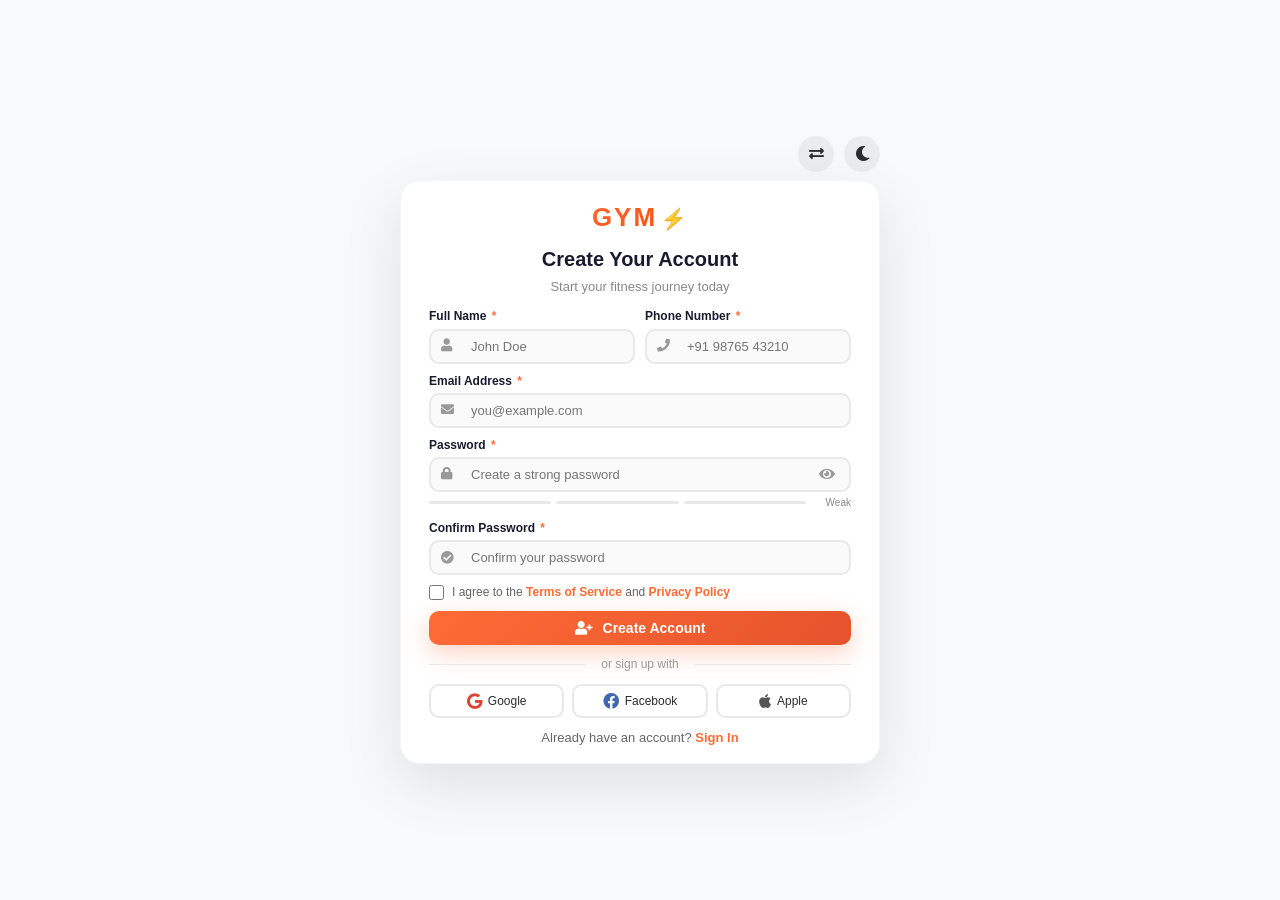
<file: signup.html>
<!DOCTYPE html>
<html lang="en" dir="ltr">
<head>
  <meta charset="UTF-8">
  <meta name="viewport" content="width=device-width, initial-scale=1.0">
  <title>Sign Up - Gym</title>
  <link rel="stylesheet" href="https://cdnjs.cloudflare.com/ajax/libs/font-awesome/5.15.4/css/all.min.css">
  <style>
    /* ===== RESET & BASE ===== */
    * {
        margin: 0;
        padding: 0;
        box-sizing: border-box;
        transition: all 0.3s ease;
    }

    body {
        font-family: 'Segoe UI', Tahoma, Geneva, Verdana, sans-serif;
        line-height: 1.6;
        color: #2d2d2d;
        background: #f8f9fa;
        min-height: 100vh;
        display: flex;
        align-items: center;
        justify-content: center;
        padding: 10px;
    }

    /* ===== DARK MODE ===== */
    body.dark-mode {
        background: #1a1a2e !important;
        color: #e0e0e0 !important;
    }

    body.dark-mode .signup-container {
        background: #2a2a3e !important;
        border-color: rgba(255, 255, 255, 0.05) !important;
    }

    body.dark-mode .signup-container .signup-header .logo-text {
        color: #ffffff !important;
    }

    body.dark-mode .signup-header h2 {
        color: #ffffff !important;
    }

    body.dark-mode .signup-header p {
        color: #cccccc !important;
    }

    body.dark-mode .form-group label {
        color: #dddddd !important;
    }

    body.dark-mode .form-group input,
    body.dark-mode .form-group select {
        background: #3a3a4e !important;
        color: #e0e0e0 !important;
        border-color: #4a4a5e !important;
    }

    body.dark-mode .form-group input:focus,
    body.dark-mode .form-group select:focus {
        background: #4a4a5e !important;
        border-color: #ff6b35 !important;
    }

    body.dark-mode .terms label {
        color: #cccccc !important;
    }

    body.dark-mode .login-link {
        color: #cccccc !important;
    }

    body.dark-mode .social-btn {
        background: #3a3a4e !important;
        color: #e0e0e0 !important;
        border-color: #4a4a5e !important;
    }

    body.dark-mode .social-btn:hover {
        background: rgba(255, 107, 53, 0.1) !important;
        border-color: #ff6b35 !important;
    }

    body.dark-mode .divider {
        color: #888888 !important;
    }

    body.dark-mode .divider::before,
    body.dark-mode .divider::after {
        background: #4a4a5e !important;
    }

    body.dark-mode .icon-btn {
        background: rgba(255, 255, 255, 0.05) !important;
        border-color: rgba(255, 255, 255, 0.08) !important;
        color: #e0e0e0 !important;
    }

    body.dark-mode .icon-btn:hover {
        background: #ff6b35 !important;
        color: #ffffff !important;
    }

    body.dark-mode .password-strength .text {
        color: #aaaaaa !important;
    }

    /* ===== RTL MODE ===== */
    html.rtl-mode {
        direction: rtl;
    }

    html.rtl-mode body {
        direction: rtl;
    }

    html.rtl-mode .signup-container {
        direction: rtl;
    }

    html.rtl-mode .signup-header h2,
    html.rtl-mode .signup-header p {
        direction: rtl;
        text-align: right;
    }

    html.rtl-mode .form-group label {
        direction: rtl;
        text-align: right;
    }

    html.rtl-mode .form-group .input-wrapper .input-icon {
        left: auto !important;
        right: 12px !important;
    }

    html.rtl-mode .form-group .input-wrapper input,
    html.rtl-mode .form-group .input-wrapper select {
        padding: 8px 40px 8px 40px !important;
        text-align: right;
    }

    html.rtl-mode .form-group .input-wrapper .toggle-password {
        right: auto !important;
        left: 12px !important;
    }

    html.rtl-mode .form-group .input-wrapper .select-arrow {
        right: auto !important;
        left: 14px !important;
    }

    html.rtl-mode .form-row {
        direction: rtl;
    }

    html.rtl-mode .terms {
        flex-direction: row-reverse !important;
    }

    html.rtl-mode .terms input[type="checkbox"] {
        margin-right: 0;
        margin-left: 10px;
    }

    html.rtl-mode .signup-btn {
        direction: rtl;
    }

    html.rtl-mode .signup-btn i {
        margin-right: 0 !important;
        margin-left: 10px !important;
    }

    html.rtl-mode .social-signup {
        direction: rtl;
    }

    html.rtl-mode .login-link {
        direction: rtl;
    }

    html.rtl-mode .divider {
        direction: rtl;
    }

    html.rtl-mode .icon-group {
        flex-direction: row-reverse;
    }

    /* ===== SIGNUP CONTAINER ===== */
    .signup-wrapper {
        width: 100%;
        max-width: 480px;
        margin: 0 auto;
    }

    .signup-container {
        background: #fff;
        border-radius: 20px;
        box-shadow: 0 20px 60px rgba(0, 0, 0, 0.1);
        padding: 16px 28px 14px;
        width: 100%;
        border: 1px solid rgba(0, 0, 0, 0.04);
        animation: fadeInUp 0.6s ease;
        position: relative;
    }

    @keyframes fadeInUp {
        from {
            opacity: 0;
            transform: translateY(20px);
        }
        to {
            opacity: 1;
            transform: translateY(0);
        }
    }

    /* ===== LOGO INSIDE SIGNUP BOX ===== */
    .signup-header .logo-text {
        font-size: 26px;
        font-weight: 800;
        color: #ff6b35;
        letter-spacing: 2px;
        text-transform: uppercase;
        background: linear-gradient(135deg, #ff6b35, #ff4500);
        -webkit-background-clip: text;
        -webkit-text-fill-color: transparent;
        background-clip: text;
        display: inline-block;
        margin-bottom: 4px;
        cursor: pointer;
    }

    .signup-header .logo-text::after {
        content: "⚡";
        font-size: 20px;
        -webkit-text-fill-color: initial;
        margin-left: 4px;
        color: #ff6b35;
    }

    /* ===== ICON GROUP OUTSIDE SIGNUP BOX ===== */
    .icon-group {
        display: flex;
        gap: 10px;
        justify-content: flex-end;
        margin-bottom: 8px;
    }

    .icon-btn {
        background: rgba(0, 0, 0, 0.05);
        border: 1px solid rgba(0, 0, 0, 0.08);
        color: #2d2d2d;
        width: 36px;
        height: 36px;
        border-radius: 50%;
        font-size: 15px;
        cursor: pointer;
        transition: all 0.3s ease;
        display: flex;
        align-items: center;
        justify-content: center;
        text-decoration: none;
        border: none;
        outline: none;
    }

    .icon-btn:hover {
        background: #ff6b35;
        color: #fff;
        transform: scale(1.05);
        border-color: #ff6b35;
        box-shadow: 0 0 20px rgba(255, 107, 53, 0.3);
    }

    .signup-header {
        text-align: center;
        margin-bottom: 10px;
    }

    .signup-header h2 {
        font-size: 20px;
        color: #1a1a2e;
        font-weight: 800;
        margin-bottom: 2px;
    }

    .signup-header p {
        color: #888;
        font-size: 13px;
    }

    .signup-header p a {
        color: #ff6b35;
        text-decoration: none;
        font-weight: 600;
    }

    .signup-header p a:hover {
        text-decoration: underline;
    }

    /* ===== FORM STYLES - COMPACT ===== */
    .form-group {
        margin-bottom: 8px;
    }

    .form-group label {
        display: block;
        font-weight: 600;
        color: #1a1a2e;
        margin-bottom: 2px;
        font-size: 12px;
    }

    .form-group label .required {
        color: #ff6b35;
        margin-left: 2px;
    }

    .form-group .input-wrapper {
        position: relative;
    }

    .form-group .input-wrapper .input-icon {
        position: absolute;
        left: 12px;
        top: 50%;
        transform: translateY(-50%);
        color: #999;
        font-size: 13px;
        transition: all 0.3s ease;
        pointer-events: none;
        z-index: 1;
    }

    .form-group .input-wrapper input {
        width: 100%;
        padding: 8px 40px 8px 40px;
        border: 2px solid #e8e8e8;
        border-radius: 10px;
        font-size: 13px;
        font-family: inherit;
        transition: all 0.3s ease;
        background: #fafafa;
        color: #2d2d2d;
    }

    .form-group .input-wrapper input:focus {
        outline: none;
        border-color: #ff6b35;
        background: #fff;
        box-shadow: 0 0 0 4px rgba(255, 107, 53, 0.1);
    }

    .form-group .input-wrapper input:focus ~ .input-icon {
        color: #ff6b35;
    }

    .form-group .input-wrapper .toggle-password {
        position: absolute;
        right: 12px;
        top: 50%;
        transform: translateY(-50%);
        cursor: pointer;
        color: #999;
        font-size: 14px;
        transition: all 0.3s ease;
        background: none;
        border: none;
        padding: 4px;
        z-index: 2;
        display: flex;
        align-items: center;
        justify-content: center;
    }

    .form-group .input-wrapper .toggle-password:hover {
        color: #ff6b35;
    }

    .form-group .input-wrapper .toggle-password:focus {
        outline: none;
    }

    .form-row {
        display: grid;
        grid-template-columns: 1fr 1fr;
        gap: 10px;
    }

    .terms {
        display: flex;
        align-items: flex-start;
        gap: 8px;
        margin: 8px 0 10px;
    }

    .terms input[type="checkbox"] {
        width: 15px;
        height: 15px;
        min-width: 15px;
        margin-top: 2px;
        accent-color: #ff6b35;
        cursor: pointer;
    }

    .terms label {
        font-size: 12px;
        color: #666;
        cursor: pointer;
        line-height: 1.5;
    }

    .terms label a {
        color: #ff6b35;
        text-decoration: none;
        font-weight: 600;
    }

    .terms label a:hover {
        text-decoration: underline;
    }

    .signup-btn {
        background: linear-gradient(135deg, #ff6b35, #e5532d);
        color: #fff;
        padding: 9px;
        border: none;
        border-radius: 10px;
        font-size: 14px;
        font-weight: 600;
        cursor: pointer;
        transition: all 0.3s ease;
        width: 100%;
        box-shadow: 0 8px 25px rgba(255, 107, 53, 0.3);
    }

    .signup-btn:hover {
        transform: translateY(-2px);
        box-shadow: 0 12px 35px rgba(255, 107, 53, 0.4);
    }

    .signup-btn:active {
        transform: translateY(0);
    }

    .divider {
        display: flex;
        align-items: center;
        margin: 10px 0;
        color: #999;
        font-size: 12px;
    }

    .divider::before,
    .divider::after {
        content: '';
        flex: 1;
        height: 1px;
        background: #e8e8e8;
    }

    .divider::before {
        margin-right: 15px;
    }

    .divider::after {
        margin-left: 15px;
    }

    .social-signup {
        display: grid;
        grid-template-columns: 1fr 1fr 1fr;
        gap: 8px;
    }

    .social-btn {
        padding: 7px;
        border: 2px solid #e8e8e8;
        border-radius: 10px;
        background: #fff;
        cursor: pointer;
        font-size: 12px;
        font-weight: 500;
        color: #2d2d2d;
        transition: all 0.3s ease;
        display: flex;
        align-items: center;
        justify-content: center;
        gap: 6px;
        font-family: inherit;
    }

    .social-btn:hover {
        border-color: #ff6b35;
        background: rgba(255, 107, 53, 0.04);
        transform: translateY(-2px);
    }

    .social-btn .fab {
        font-size: 16px;
    }

    .social-btn.google .fab {
        color: #DB4437;
    }

    .social-btn.facebook .fab {
        color: #4267B2;
    }

    .social-btn.apple .fab {
        color: #555555;
    }

    body.dark-mode .social-btn.apple .fab {
        color: #cccccc;
    }

    .login-link {
        text-align: center;
        margin-top: 10px;
        font-size: 13px;
        color: #666;
    }

    .login-link a {
        color: #ff6b35;
        text-decoration: none;
        font-weight: 600;
    }

    .login-link a:hover {
        text-decoration: underline;
    }

    /* ===== MESSAGE ===== */
    .message {
        padding: 6px 12px;
        border-radius: 8px;
        margin-bottom: 8px;
        font-size: 12px;
        display: none;
        text-align: center;
    }

    .message.error {
        background: #fee;
        color: #c00;
        border: 1px solid #fdd;
        display: block;
    }

    .message.success {
        background: #e8f5e9;
        color: #2e7d32;
        border: 1px solid #c8e6c9;
        display: block;
        animation: pulse 1s ease;
    }

    @keyframes pulse {
        0% { transform: scale(1); }
        50% { transform: scale(1.02); }
        100% { transform: scale(1); }
    }

    /* ===== PASSWORD STRENGTH ===== */
    .password-strength {
        margin-top: 3px;
        display: flex;
        gap: 5px;
        align-items: center;
    }

    .password-strength .bar {
        flex: 1;
        height: 3px;
        background: #e8e8e8;
        border-radius: 2px;
        transition: all 0.3s ease;
    }

    .password-strength .bar.active {
        background: #ff6b35;
    }

    .password-strength .bar.active.weak {
        background: #ff4444;
    }

    .password-strength .bar.active.medium {
        background: #ffa500;
    }

    .password-strength .bar.active.strong {
        background: #00c853;
    }

    .password-strength .text {
        font-size: 10px;
        color: #888;
        min-width: 40px;
        text-align: right;
        transition: all 0.3s ease;
    }

    /* ===== SPINNER ===== */
    .spinner {
        display: none;
        width: 16px;
        height: 16px;
        border: 3px solid rgba(255,255,255,0.3);
        border-top: 3px solid #fff;
        border-radius: 50%;
        animation: spin 0.8s linear infinite;
        margin: 0 auto;
    }

    @keyframes spin {
        0% { transform: rotate(0deg); }
        100% { transform: rotate(360deg); }
    }

    .signup-btn.loading {
        opacity: 0.7;
        cursor: not-allowed;
    }

    .signup-btn.loading .btn-text {
        display: none;
    }

    .signup-btn.loading .spinner {
        display: block;
    }

    /* ===== SCROLLBAR ===== */
    ::-webkit-scrollbar {
        width: 8px;
    }

    ::-webkit-scrollbar-track {
        background: #0a0a14;
    }

    ::-webkit-scrollbar-thumb {
        background: #ff6b35;
        border-radius: 5px;
    }

    ::-webkit-scrollbar-thumb:hover {
        background: #e5532d;
    }

    /* ===== RESPONSIVE ===== */
    @media (max-width: 768px) {
        .signup-container {
            padding: 14px 18px 12px;
        }

        .signup-header h2 {
            font-size: 18px;
        }

        .form-row {
            grid-template-columns: 1fr 1fr;
            gap: 8px;
        }

        .social-signup {
            grid-template-columns: 1fr 1fr 1fr;
            gap: 6px;
        }

        .icon-btn {
            width: 32px;
            height: 32px;
            font-size: 13px;
        }

        .signup-header .logo-text {
            font-size: 22px;
        }

        .signup-wrapper {
            max-width: 100%;
        }
    }

    @media (max-width: 480px) {
        body {
            padding: 8px;
        }
        
        .signup-container {
            padding: 12px 14px 10px;
            border-radius: 16px;
        }

        .signup-header h2 {
            font-size: 16px;
        }

        .form-row {
            grid-template-columns: 1fr;
            gap: 0;
        }

        .social-signup {
            grid-template-columns: 1fr;
            gap: 6px;
        }

        .signup-header .logo-text {
            font-size: 20px;
        }

        .signup-header .logo-text::after {
            font-size: 16px;
        }

        .signup-wrapper {
            max-width: 100%;
        }

        .icon-btn {
            width: 30px;
            height: 30px;
            font-size: 12px;
        }

        .form-group input {
            font-size: 12px;
            padding: 7px 36px 7px 36px;
        }

        .signup-btn {
            font-size: 13px;
            padding: 8px;
        }

        .terms label {
            font-size: 11px;
        }

        .login-link {
            font-size: 12px;
            margin-top: 8px;
        }

        .divider {
            font-size: 11px;
            margin: 8px 0;
        }

        .social-btn {
            font-size: 11px;
            padding: 6px;
        }

        .social-btn .fab {
            font-size: 14px;
        }
    }
  </style>
</head>
<body>
  <div class="signup-wrapper">
    <!-- ===== ICON GROUP OUTSIDE SIGNUP BOX ===== -->
    <div class="icon-group">
      <button id="slide-toggle" class="icon-btn"><i class="fas fa-exchange-alt"></i></button>
      <button id="dark-light" class="icon-btn">
        <i class="fas fa-moon"></i>
      </button>
    </div>

    <div class="signup-container">
      <!-- ===== SIGNUP HEADER WITH LOGO ===== -->
      <div class="signup-header">
        <a href="index.html" class="logo-text" style="text-decoration: none;">GYM</a>
        <h2>Create Your Account</h2>
        <p>Start your fitness journey today</p>
      </div>

      <!-- ===== MESSAGE ===== -->
      <div id="message" class="message"></div>

      <!-- ===== SIGNUP FORM ===== -->
      <form id="signupForm">
        <div class="form-row">
          <div class="form-group">
            <label for="firstName">Full Name <span class="required">*</span></label>
            <div class="input-wrapper">
              <span class="input-icon"><i class="fas fa-user"></i></span>
              <input type="text" id="firstName" placeholder="John Doe" required>
            </div>
          </div>

          <div class="form-group">
            <label for="phone">Phone Number <span class="required">*</span></label>
            <div class="input-wrapper">
              <span class="input-icon"><i class="fas fa-phone"></i></span>
              <input type="tel" id="phone" placeholder="+91 98765 43210" required>
            </div>
          </div>
        </div>

        <div class="form-group">
          <label for="email">Email Address <span class="required">*</span></label>
          <div class="input-wrapper">
            <span class="input-icon"><i class="fas fa-envelope"></i></span>
            <input type="email" id="email" placeholder="you@example.com" required>
          </div>
        </div>

        <div class="form-group">
          <label for="password">Password <span class="required">*</span></label>
          <div class="input-wrapper">
            <span class="input-icon"><i class="fas fa-lock"></i></span>
            <input type="password" id="password" placeholder="Create a strong password" required>
            <button type="button" class="toggle-password" onclick="togglePassword()" aria-label="Toggle password visibility">
              <i class="fas fa-eye" id="toggleIcon"></i>
            </button>
          </div>
          <!-- Password Strength -->
          <div class="password-strength">
            <div class="bar" id="strength1"></div>
            <div class="bar" id="strength2"></div>
            <div class="bar" id="strength3"></div>
            <span class="text" id="strengthText">Weak</span>
          </div>
        </div>

        <div class="form-group">
          <label for="confirmPassword">Confirm Password <span class="required">*</span></label>
          <div class="input-wrapper">
            <span class="input-icon"><i class="fas fa-check-circle"></i></span>
            <input type="password" id="confirmPassword" placeholder="Confirm your password" required>
          </div>
        </div>

        <div class="terms">
          <input type="checkbox" id="terms" required>
          <label for="terms">
            I agree to the <a href="#">Terms of Service</a> and <a href="#">Privacy Policy</a>
          </label>
        </div>

        <button type="submit" class="signup-btn" id="signupBtn">
          <span class="btn-text"><i class="fas fa-user-plus" style="margin-right: 10px;"></i>Create Account</span>
          <div class="spinner"></div>
        </button>
      </form>

      <!-- ===== DIVIDER ===== -->
      <div class="divider">or sign up with</div>

      <!-- ===== SOCIAL SIGNUP ===== -->
      <div class="social-signup">
        <button class="social-btn google" onclick="socialSignup('Google')">
          <i class="fab fa-google"></i> Google
        </button>
        <button class="social-btn facebook" onclick="socialSignup('Facebook')">
          <i class="fab fa-facebook"></i> Facebook
        </button>
        <button class="social-btn apple" onclick="socialSignup('Apple')">
          <i class="fab fa-apple"></i> Apple
        </button>
      </div>

      <!-- ===== LOGIN LINK ===== -->
      <div class="login-link">
        Already have an account? <a href="login.html">Sign In</a>
      </div>
    </div>
  </div>

  <script>
    console.log("Signup page loaded!");

    // ===== 1. DARK/LIGHT MODE =====
    var darkBtn = document.getElementById('dark-light');
    var isDark = false;

    if (darkBtn) {
        if (localStorage.getItem('darkMode') === 'enabled') {
            document.body.classList.add('dark-mode');
            darkBtn.innerHTML = '<i class="fas fa-sun"></i>';
            isDark = true;
        }

        darkBtn.addEventListener('click', function(e) {
            e.stopPropagation();
            isDark = !isDark;
            if (isDark) {
                document.body.classList.add('dark-mode');
                this.innerHTML = '<i class="fas fa-sun"></i>';
                localStorage.setItem('darkMode', 'enabled');
                console.log("Dark mode ON");
            } else {
                document.body.classList.remove('dark-mode');
                this.innerHTML = '<i class="fas fa-moon"></i>';
                localStorage.setItem('darkMode', 'disabled');
                console.log("Dark mode OFF");
            }
        });
    }

    // ===== 2. RTL/LTR TOGGLE =====
    var slideBtn = document.getElementById('slide-toggle');
    var isRTL = false;

    if (slideBtn) {
        if (localStorage.getItem('rtlMode') === 'enabled') {
            document.documentElement.classList.add('rtl-mode');
            isRTL = true;
        }

        slideBtn.addEventListener('click', function(e) {
            e.stopPropagation();
            isRTL = !isRTL;
            if (isRTL) {
                document.documentElement.classList.add('rtl-mode');
                localStorage.setItem('rtlMode', 'enabled');
                console.log("RTL mode ON");
            } else {
                document.documentElement.classList.remove('rtl-mode');
                localStorage.setItem('rtlMode', 'disabled');
                console.log("RTL mode OFF");
            }

            var container = document.querySelector('.signup-container');
            container.style.transition = 'all 0.5s ease';
            container.style.opacity = '0.7';
            setTimeout(function() {
                container.style.opacity = '1';
            }, 300);
        });
    }

    // ===== 3. TOGGLE PASSWORD =====
    function togglePassword() {
        var passwordInput = document.getElementById('password');
        var toggleIcon = document.getElementById('toggleIcon');
        
        if (passwordInput.type === 'password') {
            passwordInput.type = 'text';
            toggleIcon.classList.remove('fa-eye');
            toggleIcon.classList.add('fa-eye-slash');
        } else {
            passwordInput.type = 'password';
            toggleIcon.classList.remove('fa-eye-slash');
            toggleIcon.classList.add('fa-eye');
        }
    }

    // ===== 4. PASSWORD STRENGTH =====
    document.getElementById('password').addEventListener('input', function() {
        var password = this.value;
        var bars = [
            document.getElementById('strength1'),
            document.getElementById('strength2'),
            document.getElementById('strength3')
        ];
        var text = document.getElementById('strengthText');
        
        var strength = 0;
        var level = 'weak';
        
        if (password.length >= 6) strength++;
        if (password.length >= 10) strength++;
        if (/\d/.test(password)) strength++;
        if (/[!@#$%^&*(),.?":{}|<>]/.test(password)) strength++;
        if (/[a-z]/.test(password) && /[A-Z]/.test(password)) strength++;
        
        if (password.length === 0) {
            bars.forEach(function(bar) { bar.className = 'bar'; });
            text.textContent = '';
            return;
        }
        
        if (strength <= 2) {
            level = 'weak';
            text.textContent = 'Weak';
            bars.forEach(function(bar) { 
                bar.className = 'bar active weak'; 
            });
        } else if (strength <= 4) {
            level = 'medium';
            text.textContent = 'Medium';
            bars.forEach(function(bar, index) { 
                if (index < 2) {
                    bar.className = 'bar active medium';
                } else {
                    bar.className = 'bar';
                }
            });
        } else {
            level = 'strong';
            text.textContent = 'Strong';
            bars.forEach(function(bar) { 
                bar.className = 'bar active strong'; 
            });
        }
    });

    // ===== 5. HANDLE SIGNUP =====
    document.getElementById('signupForm').addEventListener('submit', function(e) {
        e.preventDefault();
        
        var firstName = document.getElementById('firstName').value;
        var phone = document.getElementById('phone').value;
        var email = document.getElementById('email').value;
        var password = document.getElementById('password').value;
        var confirmPassword = document.getElementById('confirmPassword').value;
        var terms = document.getElementById('terms').checked;
        var messageEl = document.getElementById('message');
        var signupBtn = document.getElementById('signupBtn');
        
        messageEl.className = 'message';
        messageEl.textContent = '';
        
        if (!firstName || !phone || !email || !password || !confirmPassword) {
            messageEl.className = 'message error';
            messageEl.textContent = '⚠️ Please fill in all required fields.';
            return;
        }
        
        var emailRegex = /^[^\s@]+@[^\s@]+\.[^\s@]+$/;
        if (!emailRegex.test(email)) {
            messageEl.className = 'message error';
            messageEl.textContent = '⚠️ Please enter a valid email address.';
            return;
        }
        
        if (password.length < 6) {
            messageEl.className = 'message error';
            messageEl.textContent = '⚠️ Password must be at least 6 characters long.';
            return;
        }
        
        if (password !== confirmPassword) {
            messageEl.className = 'message error';
            messageEl.textContent = '⚠️ Passwords do not match.';
            return;
        }
        
        if (!terms) {
            messageEl.className = 'message error';
            messageEl.textContent = '⚠️ Please agree to the Terms of Service and Privacy Policy.';
            return;
        }
        
        signupBtn.classList.add('loading');
        signupBtn.disabled = true;
        
        messageEl.className = 'message success';
        messageEl.textContent = '✅ Account created successfully! Redirecting to login...';
        
        setTimeout(function() {
            window.location.href = 'login.html';
        }, 2000);
    });

    // ===== 6. SOCIAL SIGNUP =====
    function socialSignup(provider) {
        
        var messageEl = document.getElementById('message');
        messageEl.className = 'message success';
        messageEl.textContent = '✅ Connecting with ' + provider + '...';
        
        setTimeout(function() {
            messageEl.className = 'message success';
            messageEl.textContent = '✅ ' + provider + ' signup successful! Redirecting...';
            
            setTimeout(function() {
                window.location.href = 'login.html';
            }, 1500);
        }, 1000);
    }

    console.log("✅ All scripts loaded successfully!");
  </script>
</body>
</html>
</file>
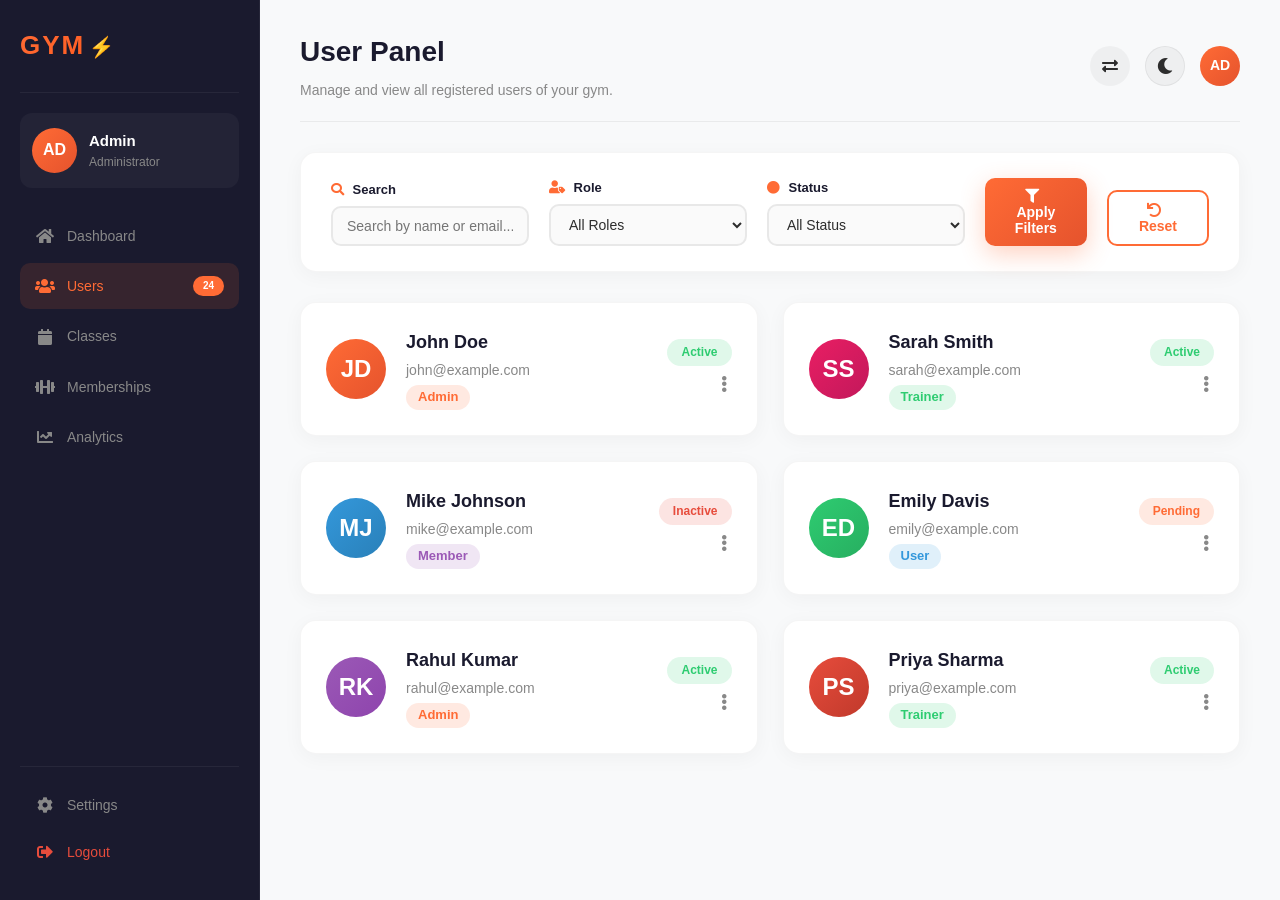
<file: users.html>
<!DOCTYPE html>
<html lang="en" dir="ltr">
<head>
  <meta charset="UTF-8">
  <meta name="viewport" content="width=device-width, initial-scale=1.0">
  <title>User Panel - Gym</title>
  <link rel="stylesheet" href="https://cdnjs.cloudflare.com/ajax/libs/font-awesome/5.15.4/css/all.min.css">
  <style>
    /* ===== RESET & BASE ===== */
    * {
        margin: 0;
        padding: 0;
        box-sizing: border-box;
        transition: all 0.3s ease;
    }

    body {
        font-family: 'Segoe UI', Tahoma, Geneva, Verdana, sans-serif;
        line-height: 1.6;
        color: #2d2d2d;
        background: #f8f9fa;
        display: flex;
        min-height: 100vh;
        transition: all 0.3s ease;
    }

    /* ===== LEFT SIDEBAR ===== */
    .sidebar {
        position: fixed;
        top: 0;
        left: 0;
        width: 260px;
        height: 100vh;
        background: #1a1a2e;
        padding: 25px 20px;
        overflow-y: auto;
        z-index: 1000;
        border-right: 1px solid rgba(255, 255, 255, 0.05);
        transition: all 0.3s ease;
        display: flex;
        flex-direction: column;
    }

    .sidebar .sidebar-logo {
        font-size: 26px;
        font-weight: 800;
        color: #ff6b35;
        letter-spacing: 2px;
        text-transform: uppercase;
        background: linear-gradient(135deg, #ff6b35, #ff4500);
        -webkit-background-clip: text;
        -webkit-text-fill-color: transparent;
        background-clip: text;
        cursor: pointer;
        text-decoration: none;
        display: block;
        padding-bottom: 25px;
        margin-bottom: 20px;
        border-bottom: 1px solid rgba(255, 255, 255, 0.06);
    }

    .sidebar .sidebar-logo::after {
        content: "⚡";
        font-size: 20px;
        -webkit-text-fill-color: initial;
        margin-left: 4px;
        color: #ff6b35;
    }

    .sidebar .sidebar-user {
        display: flex;
        align-items: center;
        gap: 12px;
        padding: 15px 12px;
        background: rgba(255, 255, 255, 0.04);
        border-radius: 12px;
        margin-bottom: 25px;
    }

    .sidebar .sidebar-user .avatar {
        width: 45px;
        height: 45px;
        border-radius: 50%;
        background: linear-gradient(135deg, #ff6b35, #e5532d);
        display: flex;
        align-items: center;
        justify-content: center;
        color: #fff;
        font-weight: 700;
        font-size: 16px;
        flex-shrink: 0;
    }

    .sidebar .sidebar-user .user-info .name {
        color: #fff;
        font-weight: 600;
        font-size: 15px;
    }

    .sidebar .sidebar-user .user-info .role {
        color: #888;
        font-size: 12px;
    }

    /* ===== NAV MENU ===== */
    .sidebar .nav-menu {
        list-style: none;
        padding: 0;
        flex: 1;
    }

    .sidebar .nav-menu li {
        margin-bottom: 4px;
    }

    .sidebar .nav-menu li a {
        display: flex;
        align-items: center;
        gap: 12px;
        color: #888;
        text-decoration: none;
        padding: 12px 15px;
        border-radius: 10px;
        font-size: 14px;
        font-weight: 500;
        transition: all 0.3s ease;
        cursor: pointer;
    }

    .sidebar .nav-menu li a i {
        width: 20px;
        font-size: 16px;
        text-align: center;
    }

    .sidebar .nav-menu li a:hover {
        color: #fff;
        background: rgba(255, 107, 53, 0.08);
    }

    .sidebar .nav-menu li a.active {
        color: #ff6b35;
        background: rgba(255, 107, 53, 0.12);
    }

    .sidebar .nav-menu li a .badge {
        margin-left: auto;
        background: #ff6b35;
        color: #fff;
        font-size: 10px;
        padding: 2px 10px;
        border-radius: 50px;
        font-weight: 600;
    }

    /* ===== SIDEBAR FOOTER ===== */
    .sidebar .sidebar-footer {
        margin-top: auto;
        padding-top: 15px;
        border-top: 1px solid rgba(255, 255, 255, 0.06);
    }

    .sidebar .sidebar-footer .footer-item {
        display: flex;
        align-items: center;
        gap: 12px;
        color: #888;
        text-decoration: none;
        padding: 12px 15px;
        border-radius: 10px;
        font-size: 14px;
        font-weight: 500;
        transition: all 0.3s ease;
        cursor: pointer;
        border: none;
        background: none;
        width: 100%;
        font-family: inherit;
    }

    .sidebar .sidebar-footer .footer-item:hover {
        color: #ff6b35;
        background: rgba(255, 107, 53, 0.08);
    }

    .sidebar .sidebar-footer .footer-item i {
        width: 20px;
        text-align: center;
        font-size: 16px;
    }

    .sidebar .sidebar-footer .footer-item.logout {
        color: #e74c3c;
    }

    .sidebar .sidebar-footer .footer-item.logout:hover {
        color: #fff;
        background: rgba(231, 76, 60, 0.15);
    }

    /* ===== MAIN CONTENT ===== */
    .main-content {
        margin-left: 260px;
        flex: 1;
        padding: 30px 40px;
        min-height: 100vh;
        background: #f8f9fa;
        transition: all 0.3s ease;
    }

    /* ===== TOP HEADER ===== */
    .top-header {
        display: flex;
        justify-content: space-between;
        align-items: center;
        margin-bottom: 30px;
        padding-bottom: 20px;
        border-bottom: 1px solid rgba(0, 0, 0, 0.06);
    }

    .top-header .page-title h1 {
        font-size: 28px;
        font-weight: 700;
        color: #1a1a2e;
    }

    .top-header .page-title p {
        color: #888;
        font-size: 14px;
        margin-top: 4px;
    }

    .top-header .header-actions {
        display: flex;
        align-items: center;
        gap: 15px;
    }

    .top-header .header-actions .icon-btn {
        background: rgba(0, 0, 0, 0.04);
        border: 1px solid rgba(0, 0, 0, 0.06);
        color: #2d2d2d;
        width: 40px;
        height: 40px;
        border-radius: 50%;
        font-size: 16px;
        cursor: pointer;
        transition: all 0.3s ease;
        display: flex;
        align-items: center;
        justify-content: center;
        border: none;
        outline: none;
    }

    .top-header .header-actions .icon-btn:hover {
        background: #ff6b35;
        color: #fff;
        transform: scale(1.05);
        box-shadow: 0 0 20px rgba(255, 107, 53, 0.3);
    }

    .top-header .header-actions .icon-btn.dark-btn {
        background: rgba(0, 0, 0, 0.04);
        border: 1px solid rgba(0, 0, 0, 0.06);
        color: #2d2d2d;
    }

    .hamburger {
        display: none;
        flex-direction: column;
        gap: 5px;
        cursor: pointer;
        padding: 8px 10px;
        background: rgba(255, 255, 255, 0.08);
        border: 1px solid rgba(255, 255, 255, 0.12);
        border-radius: 8px;
        transition: all 0.3s ease;
        align-items: center;
        justify-content: center;
    }

    .hamburger:hover {
        background: rgba(255, 107, 53, 0.15);
        border-color: #ff6b35;
    }

    .hamburger span {
        display: block;
        width: 25px;
        height: 3px;
        background: #2d2d2d;
        border-radius: 3px;
        transition: all 0.3s ease;
    }

    .hamburger.active span:nth-child(1) {
        transform: rotate(45deg) translate(5px, 6px);
    }

    .hamburger.active span:nth-child(2) {
        opacity: 0;
    }

    .hamburger.active span:nth-child(3) {
        transform: rotate(-45deg) translate(5px, -6px);
    }

    body.dark-mode .hamburger {
        background: rgba(255, 255, 255, 0.05);
        border-color: rgba(255, 255, 255, 0.08);
    }

    body.dark-mode .hamburger:hover {
        background: rgba(255, 107, 53, 0.15);
        border-color: #ff6b35;
    }

    body.dark-mode .hamburger span {
        background: #e0e0e0;
    }

    .top-header .profile-avatar {
        width: 40px;
        height: 40px;
        border-radius: 50%;
        background: linear-gradient(135deg, #ff6b35, #e5532d);
        display: flex;
        align-items: center;
        justify-content: center;
        color: #fff;
        font-weight: 700;
        font-size: 14px;
        cursor: pointer;
        transition: all 0.3s ease;
    }

    .top-header .profile-avatar:hover {
        transform: scale(1.05);
        box-shadow: 0 0 20px rgba(255, 107, 53, 0.3);
    }

    /* ===== PAGE CONTENT SECTIONS ===== */
    .page-section {
        display: none;
        animation: fadeIn 0.5s ease;
    }

    .page-section.active {
        display: block;
    }

    @keyframes fadeIn {
        from { opacity: 0; transform: translateY(20px); }
        to { opacity: 1; transform: translateY(0); }
    }

    /* ===== DARK MODE ===== */
    body.dark-mode .sidebar {
        background: #0a0a14 !important;
        border-color: rgba(255, 255, 255, 0.03) !important;
    }

    body.dark-mode .main-content {
        background: #0a0a14 !important;
    }

    body.dark-mode .top-header .page-title h1 {
        color: #ffffff !important;
    }

    body.dark-mode .top-header .page-title p {
        color: #aaaaaa !important;
    }

    body.dark-mode .top-header .header-actions .icon-btn {
        background: rgba(255, 255, 255, 0.05) !important;
        border-color: rgba(255, 255, 255, 0.08) !important;
        color: #e0e0e0 !important;
    }

    body.dark-mode .top-header .header-actions .icon-btn:hover {
        background: #ff6b35 !important;
        color: #ffffff !important;
    }

    body.dark-mode .top-header .header-actions .icon-btn.dark-btn {
        background: rgba(255, 255, 255, 0.05) !important;
        border-color: rgba(255, 255, 255, 0.08) !important;
        color: #e0e0e0 !important;
    }

    body.dark-mode .user-card,
    body.dark-mode .filter-section {
        background: #1a1a2e !important;
        border-color: rgba(255, 255, 255, 0.05) !important;
    }

    body.dark-mode .user-card h3,
    body.dark-mode .user-card p,
    body.dark-mode .user-card .role,
    body.dark-mode .filter-section label,
    body.dark-mode .filter-section select,
    body.dark-mode .filter-section input {
        color: #e0e0e0 !important;
    }

    body.dark-mode .filter-section select,
    body.dark-mode .filter-section input {
        background: #2a2a3e !important;
        border-color: #3a3a4e !important;
    }

    body.dark-mode .top-header {
        border-color: rgba(255, 255, 255, 0.05);
    }

    /* ===== DARK MODE - CLASS CARDS ===== */
    body.dark-mode .class-card {
        background: #1a1a2e !important;
        border-color: rgba(255, 255, 255, 0.05) !important;
    }

    body.dark-mode .class-card h3 {
        color: #ffffff !important;
    }

    body.dark-mode .class-card p {
        color: #cccccc !important;
    }

    body.dark-mode .class-card .class-icon {
        color: #ff6b35 !important;
    }

    body.dark-mode .class-card .class-time {
        color: #ff6b35 !important;
    }

    body.dark-mode .class-card .badge.active {
        background: rgba(46, 204, 113, 0.2) !important;
        color: #2ecc71 !important;
    }

    /* ===== DARK MODE - MEMBERSHIP CARDS ===== */
    body.dark-mode .membership-card {
        background: #1a1a2e !important;
        border-color: rgba(255, 255, 255, 0.05) !important;
    }

    body.dark-mode .membership-card h3 {
        color: #ffffff !important;
    }

    body.dark-mode .membership-card .plan-icon {
        color: #ff6b35 !important;
    }

    body.dark-mode .membership-card .price {
        color: #ff6b35 !important;
    }

    body.dark-mode .membership-card .price .period {
        color: #aaaaaa !important;
    }

    body.dark-mode .membership-card .price .original-price {
        color: #888888 !important;
    }

    body.dark-mode .membership-card .features li {
        color: #cccccc !important;
    }

    body.dark-mode .membership-card .features li .check {
        color: #ff6b35 !important;
    }

    body.dark-mode .membership-card .features li .cross {
        color: #555555 !important;
    }

    body.dark-mode .membership-card.popular {
        background: linear-gradient(180deg, #1a1a2e 0%, #2a1a1a 100%) !important;
        border-color: #ff6b35 !important;
    }

    body.dark-mode .membership-card .select-plan-btn {
        color: #ff6b35 !important;
        border-color: #ff6b35 !important;
        background: transparent !important;
    }

    body.dark-mode .membership-card .select-plan-btn:hover {
        background: #ff6b35 !important;
        color: #ffffff !important;
    }

    body.dark-mode .membership-card.popular .select-plan-btn {
        background: linear-gradient(135deg, #ff6b35, #e5532d) !important;
        color: #fff !important;
        border: none !important;
    }

    body.dark-mode .membership-card.popular .select-plan-btn:hover {
        transform: translateY(-3px);
        box-shadow: 0 12px 35px rgba(255, 107, 53, 0.4);
    }

    /* ===== DARK MODE - ANALYTICS CARDS ===== */
    body.dark-mode .analytics-card {
        background: #1a1a2e !important;
        border-color: rgba(255, 255, 255, 0.05) !important;
    }

    body.dark-mode .analytics-card .number {
        color: #ff6b35 !important;
    }

    body.dark-mode .analytics-card .label {
        color: #cccccc !important;
    }

    /* ===== RTL MODE ===== */
    html.rtl-mode .sidebar {
        left: auto;
        right: 0;
        border-right: none;
        border-left: 1px solid rgba(255, 255, 255, 0.05);
    }

    html.rtl-mode .main-content {
        margin-left: 0;
        margin-right: 260px;
    }

    html.rtl-mode .sidebar .nav-menu li a .badge {
        margin-left: 0;
        margin-right: auto;
    }

    html.rtl-mode .sidebar .nav-menu li a {
        flex-direction: row-reverse;
    }

    html.rtl-mode .sidebar .sidebar-footer .footer-item {
        flex-direction: row-reverse;
    }

    html.rtl-mode .top-header {
        flex-direction: row-reverse;
    }

    html.rtl-mode .top-header .header-actions {
        flex-direction: row-reverse;
    }

    html.rtl-mode .filter-section {
        direction: rtl;
    }

    html.rtl-mode .filter-section .filter-row {
        direction: rtl;
        flex-direction: row-reverse;
    }

    html.rtl-mode .users-grid {
        direction: rtl;
    }

    html.rtl-mode .user-card {
        direction: rtl;
        text-align: right;
    }

    html.rtl-mode .user-card .user-info {
        direction: rtl;
        text-align: right;
    }

    html.rtl-mode .classes-grid {
        direction: rtl;
    }

    html.rtl-mode .membership-grid {
        direction: rtl;
    }

    html.rtl-mode .analytics-grid {
        direction: rtl;
    }

    /* ===== USERS PAGE SPECIFIC STYLES ===== */
    .filter-section {
        max-width: 100%;
        padding: 25px 30px;
        background: #fff;
        border-radius: 16px;
        box-shadow: 0 4px 20px rgba(0, 0, 0, 0.04);
        border: 1px solid rgba(0, 0, 0, 0.04);
        margin-bottom: 30px;
    }

    .filter-section .filter-row {
        display: flex;
        gap: 20px;
        flex-wrap: wrap;
        align-items: flex-end;
    }

    .filter-section .filter-group {
        flex: 1;
        min-width: 180px;
    }

    .filter-section .filter-group label {
        display: block;
        font-size: 13px;
        font-weight: 600;
        color: #1a1a2e;
        margin-bottom: 5px;
    }

    .filter-section .filter-group input,
    .filter-section .filter-group select {
        width: 100%;
        padding: 10px 14px;
        border: 2px solid #e8e8e8;
        border-radius: 10px;
        font-size: 14px;
        font-family: inherit;
        transition: all 0.3s ease;
        background: #fafafa;
        color: #2d2d2d;
    }

    .filter-section .filter-group input:focus,
    .filter-section .filter-group select:focus {
        outline: none;
        border-color: #ff6b35;
        box-shadow: 0 0 0 4px rgba(255, 107, 53, 0.1);
    }

    .filter-btn {
        padding: 10px 30px;
        background: linear-gradient(135deg, #ff6b35, #e5532d);
        color: #fff;
        border: none;
        border-radius: 10px;
        font-size: 14px;
        font-weight: 600;
        cursor: pointer;
        transition: all 0.3s ease;
        box-shadow: 0 8px 25px rgba(255, 107, 53, 0.3);
    }

    .filter-btn:hover {
        transform: translateY(-2px);
        box-shadow: 0 12px 35px rgba(255, 107, 53, 0.4);
    }

    .filter-btn.outline {
        background: transparent;
        color: #ff6b35;
        border: 2px solid #ff6b35;
        box-shadow: none;
    }

    .filter-btn.outline:hover {
        background: #ff6b35;
        color: #fff;
    }

    .users-grid {
        max-width: 100%;
        display: grid;
        grid-template-columns: repeat(auto-fit, minmax(320px, 1fr));
        gap: 25px;
    }

    .user-card {
        background: #fff;
        border-radius: 16px;
        padding: 25px;
        box-shadow: 0 4px 20px rgba(0, 0, 0, 0.04);
        border: 1px solid rgba(0, 0, 0, 0.04);
        transition: all 0.4s ease;
        display: flex;
        align-items: center;
        gap: 20px;
    }

    .user-card:hover {
        transform: translateY(-5px);
        box-shadow: 0 10px 40px rgba(255, 107, 53, 0.08);
        border-color: rgba(255, 107, 53, 0.12);
    }

    .user-card .avatar {
        width: 60px;
        height: 60px;
        border-radius: 50%;
        display: flex;
        align-items: center;
        justify-content: center;
        font-size: 24px;
        font-weight: 700;
        color: #fff;
        flex-shrink: 0;
    }

    .user-card .avatar.orange {
        background: linear-gradient(135deg, #ff6b35, #e5532d);
    }

    .user-card .avatar.blue {
        background: linear-gradient(135deg, #3498db, #2980b9);
    }

    .user-card .avatar.green {
        background: linear-gradient(135deg, #2ecc71, #27ae60);
    }

    .user-card .avatar.purple {
        background: linear-gradient(135deg, #9b59b6, #8e44ad);
    }

    .user-card .avatar.red {
        background: linear-gradient(135deg, #e74c3c, #c0392b);
    }

    .user-card .avatar.pink {
        background: linear-gradient(135deg, #e91e63, #c2185b);
    }

    .user-card .user-info {
        flex: 1;
    }

    .user-card .user-info h3 {
        font-size: 18px;
        color: #1a1a2e;
        margin-bottom: 2px;
    }

    .user-card .user-info .email {
        font-size: 14px;
        color: #888;
        margin-bottom: 2px;
    }

    .user-card .user-info .role {
        font-size: 13px;
        font-weight: 600;
        display: inline-block;
        padding: 2px 12px;
        border-radius: 50px;
    }

    .user-card .user-info .role.admin {
        background: rgba(255, 107, 53, 0.15);
        color: #ff6b35;
    }

    .user-card .user-info .role.user {
        background: rgba(52, 152, 219, 0.15);
        color: #3498db;
    }

    .user-card .user-info .role.trainer {
        background: rgba(46, 204, 113, 0.15);
        color: #2ecc71;
    }

    .user-card .user-info .role.member {
        background: rgba(155, 89, 182, 0.15);
        color: #9b59b6;
    }

    .user-card .user-status {
        display: flex;
        flex-direction: column;
        align-items: flex-end;
        gap: 5px;
    }

    .user-card .user-status .badge {
        font-size: 12px;
        padding: 4px 14px;
        border-radius: 50px;
        font-weight: 600;
    }

    .user-card .user-status .badge.active {
        background: rgba(46, 204, 113, 0.15);
        color: #2ecc71;
    }

    .user-card .user-status .badge.inactive {
        background: rgba(231, 76, 60, 0.15);
        color: #e74c3c;
    }

    .user-card .user-status .badge.pending {
        background: rgba(255, 107, 53, 0.15);
        color: #ff6b35;
    }

    .user-card .user-status .action-btn {
        background: none;
        border: none;
        color: #888;
        cursor: pointer;
        font-size: 16px;
        transition: all 0.3s ease;
        padding: 5px;
    }

    .user-card .user-status .action-btn:hover {
        color: #ff6b35;
        transform: scale(1.1);
    }

    /* ===== MEMBERSHIP CARD STYLES ===== */
    .membership-grid {
        display: grid;
        grid-template-columns: repeat(3, 1fr);
        gap: 25px;
    }

    .membership-card {
        background: #fff;
        border-radius: 16px;
        padding: 30px;
        box-shadow: 0 4px 20px rgba(0, 0, 0, 0.04);
        border: 1px solid rgba(0, 0, 0, 0.04);
        text-align: center;
        transition: all 0.4s ease;
        position: relative;
    }

    .membership-card:hover {
        transform: translateY(-5px);
        box-shadow: 0 10px 40px rgba(255, 107, 53, 0.08);
    }

    .membership-card .plan-icon {
        font-size: 40px;
        margin-bottom: 15px;
        display: block;
        color: #ff6b35;
    }

    .membership-card h3 {
        font-size: 20px;
        color: #1a1a2e;
        margin-bottom: 5px;
    }

    .membership-card .price {
        font-size: 30px;
        font-weight: 800;
        color: #ff6b35;
        display: block;
        margin: 10px 0;
    }

    .membership-card .price .currency {
        font-size: 20px;
        font-weight: 700;
    }

    .membership-card .price .period {
        font-size: 16px;
        font-weight: 400;
        color: #888;
    }

    .membership-card .price .original-price {
        font-size: 18px;
        color: #999;
        text-decoration: line-through;
        margin-left: 8px;
        display: inline;
    }

    .membership-card .features {
        list-style: none;
        padding: 0;
        margin: 15px 0;
        text-align: left;
    }

    .membership-card .features li {
        padding: 6px 0;
        color: #666;
        font-size: 14px;
        display: flex;
        align-items: center;
        gap: 10px;
    }

    .membership-card .features li .check {
        color: #ff6b35;
        font-weight: 700;
    }

    .membership-card .features li .cross {
        color: #ccc;
        font-weight: 700;
    }

    .membership-card .features li.unavailable {
        color: #bbb;
    }

    .membership-card.popular {
        border-color: #ff6b35;
        background: linear-gradient(180deg, #fff 0%, #fff8f5 100%);
        transform: scale(1.02);
    }

    .membership-card .popular-badge {
        position: absolute;
        top: -12px;
        left: 50%;
        transform: translateX(-50%);
        background: linear-gradient(135deg, #ff6b35, #e5532d);
        color: #fff;
        padding: 6px 24px;
        border-radius: 50px;
        font-size: 13px;
        font-weight: 600;
        text-transform: uppercase;
        letter-spacing: 1px;
        box-shadow: 0 5px 15px rgba(255, 107, 53, 0.3);
    }

    .membership-card .select-plan-btn {
        padding: 12px 30px;
        border: 2px solid #ff6b35;
        border-radius: 50px;
        background: transparent;
        color: #ff6b35;
        font-weight: 600;
        cursor: pointer;
        transition: all 0.3s ease;
        width: 100%;
        font-size: 15px;
        font-family: inherit;
    }

    .membership-card .select-plan-btn:hover {
        background: #ff6b35;
        color: #fff;
        box-shadow: 0 8px 25px rgba(255, 107, 53, 0.3);
    }

    .membership-card.popular .select-plan-btn {
        background: linear-gradient(135deg, #ff6b35, #e5532d);
        color: #fff;
        border: none;
        box-shadow: 0 8px 25px rgba(255, 107, 53, 0.3);
    }

    .membership-card.popular .select-plan-btn:hover {
        transform: translateY(-3px);
        box-shadow: 0 12px 35px rgba(255, 107, 53, 0.4);
    }

    /* ===== CLASSES GRID ===== */
    .classes-grid {
        display: grid;
        grid-template-columns: repeat(3, 1fr);
        gap: 25px;
    }

    .class-card {
        background: #fff;
        border-radius: 16px;
        padding: 25px;
        box-shadow: 0 4px 20px rgba(0, 0, 0, 0.04);
        border: 1px solid rgba(0, 0, 0, 0.04);
        transition: all 0.4s ease;
        text-align: center;
    }

    .class-card:hover {
        transform: translateY(-5px);
        box-shadow: 0 10px 40px rgba(255, 107, 53, 0.08);
    }

    .class-card .class-icon {
        font-size: 40px;
        margin-bottom: 15px;
        display: block;
        color: #ff6b35;
    }

    .class-card h3 {
        font-size: 18px;
        color: #1a1a2e;
        margin-bottom: 8px;
    }

    .class-card p {
        color: #888;
        font-size: 14px;
        margin-bottom: 5px;
    }

    .class-card .class-time {
        color: #ff6b35;
        font-weight: 600;
        font-size: 14px;
    }

    .class-card .badge {
        display: inline-block;
        padding: 4px 14px;
        border-radius: 50px;
        font-size: 12px;
        font-weight: 600;
        margin-top: 8px;
    }

    .class-card .badge.active {
        background: rgba(46, 204, 113, 0.15);
        color: #2ecc71;
    }

    /* ===== ANALYTICS CARD ===== */
    .analytics-grid {
        display: grid;
        grid-template-columns: repeat(3, 1fr);
        gap: 25px;
    }

    .analytics-card {
        background: #fff;
        border-radius: 16px;
        padding: 25px;
        box-shadow: 0 4px 20px rgba(0, 0, 0, 0.04);
        border: 1px solid rgba(0, 0, 0, 0.04);
        text-align: center;
        transition: all 0.4s ease;
    }

    .analytics-card:hover {
        transform: translateY(-5px);
        box-shadow: 0 10px 40px rgba(255, 107, 53, 0.08);
    }

    .analytics-card .number {
        font-size: 36px;
        font-weight: 800;
        color: #ff6b35;
        display: block;
    }

    .analytics-card .label {
        color: #888;
        font-size: 14px;
        margin-top: 5px;
    }

    /* ===== SCROLLBAR ===== */
    ::-webkit-scrollbar {
        width: 8px;
    }

    ::-webkit-scrollbar-track {
        background: #0a0a14;
    }

    ::-webkit-scrollbar-thumb {
        background: #ff6b35;
        border-radius: 4px;
    }

    ::-webkit-scrollbar-thumb:hover {
        background: #e5532d;
    }

    /* ======================================================
       RESPONSIVE DESIGN
    ====================================================== */

    /* ===== TABLET (iPad Air) - 769px to 1024px ===== */
    @media (min-width: 769px) and (max-width: 1024px) {
        .top-header .page-title h1 {
            font-size: 24px;
        }

        .filter-section {
            padding: 20px 25px;
        }

        .filter-section .filter-row {
            gap: 15px;
        }

        .filter-section .filter-group {
            min-width: 150px;
        }

        .users-grid {
            grid-template-columns: repeat(2, 1fr);
            gap: 20px;
        }

        .user-card {
            padding: 20px;
        }

        .user-card .avatar {
            width: 50px;
            height: 50px;
            font-size: 20px;
        }

        .membership-grid {
            grid-template-columns: repeat(2, 1fr);
            gap: 20px;
        }

        .membership-card {
            padding: 25px;
        }

        .membership-card.popular {
            transform: scale(1.02);
        }

        .classes-grid {
            grid-template-columns: repeat(2, 1fr);
            gap: 20px;
        }

        .class-card {
            padding: 20px;
        }

        .analytics-grid {
            grid-template-columns: repeat(2, 1fr);
            gap: 20px;
        }

        .analytics-card {
            padding: 20px;
        }
    }

    /* ===== TABLET PORTRAIT - 768px to 820px ===== */
    @media (min-width: 768px) and (max-width: 820px) {
        .membership-grid {
            grid-template-columns: 1fr;
            max-width: 450px;
            margin: 0 auto;
        }

        .membership-card.popular {
            transform: scale(1);
        }

        .classes-grid {
            grid-template-columns: 1fr;
            max-width: 400px;
            margin: 0 auto;
        }

        .analytics-grid {
            grid-template-columns: 1fr;
            max-width: 400px;
            margin: 0 auto;
        }
    }

    /* ===== MOBILE - up to 767px ===== */
    @media (max-width: 767px) {
        .sidebar {
            transform: translateX(-100%);
            width: 280px;
        }

        .sidebar.open {
            transform: translateX(0);
        }

        .main-content {
            margin-left: 0;
            padding: 15px;
        }

        .hamburger {
            display: flex;
        }

        html.rtl-mode .sidebar {
            transform: translateX(100%);
        }

        html.rtl-mode .sidebar.open {
            transform: translateX(0);
        }

        html.rtl-mode .main-content {
            margin-right: 0;
        }

        .top-header {
            flex-direction: column;
            align-items: flex-start;
            gap: 15px;
        }

        .top-header .page-title h1 {
            font-size: 22px;
        }

        .top-header .profile-avatar {
            display: none;
        }

        .top-header .header-actions .icon-btn#dark-light,
        .top-header .header-actions .icon-btn#slide-toggle {
            display: none;
        }

        .filter-section {
            padding: 15px;
        }

        .filter-section .filter-row {
            flex-direction: column;
            gap: 12px;
        }

        .filter-section .filter-group {
            min-width: 100%;
        }

        .filter-btn {
            width: 100%;
        }

        .users-grid {
            grid-template-columns: 1fr;
            gap: 15px;
        }

        .user-card {
            padding: 15px;
            flex-wrap: wrap;
            justify-content: center;
            text-align: center;
        }

        .user-card .user-info {
            text-align: center;
        }

        .user-card .user-status {
            align-items: center;
        }

        .membership-grid {
            grid-template-columns: 1fr;
            max-width: 400px;
            margin: 0 auto;
        }

        .membership-card.popular {
            transform: scale(1);
        }

        .classes-grid {
            grid-template-columns: 1fr;
            max-width: 400px;
            margin: 0 auto;
        }

        .analytics-grid {
            grid-template-columns: 1fr;
            max-width: 400px;
            margin: 0 auto;
        }

        /* Mobile menu items inside the sidebar */
        .sidebar .mobile-menu-items {
            display: flex !important;
            flex-direction: column;
            gap: 4px;
            padding: 10px 0;
            border-top: 1px solid rgba(255, 255, 255, 0.06);
            margin-top: 5px;
        }

        .sidebar .mobile-menu-items .mobile-item {
            display: flex;
            align-items: center;
            gap: 12px;
            color: #888;
            padding: 10px 15px;
            border-radius: 8px;
            cursor: pointer;
            font-size: 14px;
            font-weight: 500;
            transition: all 0.3s ease;
            background: transparent;
            border: none;
            width: 100%;
            font-family: inherit;
        }

        .sidebar .mobile-menu-items .mobile-item:hover {
            color: #fff;
            background: rgba(255, 107, 53, 0.08);
        }

        .sidebar .mobile-menu-items .mobile-item i {
            width: 20px;
            text-align: center;
        }

        .sidebar .mobile-menu-items .mobile-item .avatar-small {
            width: 28px;
            height: 28px;
            border-radius: 50%;
            background: linear-gradient(135deg, #ff6b35, #e5532d);
            display: flex;
            align-items: center;
            justify-content: center;
            color: #fff;
            font-weight: 700;
            font-size: 11px;
        }
    }

    /* ===== SMALL MOBILE - up to 480px ===== */
    @media (max-width: 480px) {
        .top-header .page-title h1 {
            font-size: 20px;
        }

        .top-header .page-title p {
            font-size: 13px;
        }

        .filter-btn {
            font-size: 13px;
            padding: 8px 20px;
        }

        .user-card .avatar {
            width: 45px;
            height: 45px;
            font-size: 18px;
        }

        .user-card .user-info h3 {
            font-size: 16px;
        }

        .user-card .user-info .email {
            font-size: 13px;
        }

        .membership-card {
            padding: 20px;
        }

        .membership-card .price {
            font-size: 26px;
        }

        .membership-card .plan-icon {
            font-size: 32px;
        }

        .class-card {
            padding: 20px;
        }

        .class-card .class-icon {
            font-size: 32px;
        }

        .analytics-card .number {
            font-size: 28px;
        }
    }
  </style>
</head>
<body>

  <!-- ===== LEFT SIDEBAR ===== -->
  <aside class="sidebar" id="sidebar">
    <a href="index.html" class="sidebar-logo">GYM</a>

    <div class="sidebar-user">
      <div class="avatar">AD</div>
      <div class="user-info">
        <div class="name">Admin</div>
        <div class="role">Administrator</div>
      </div>
    </div>

    <ul class="nav-menu">
      <li><a href="#" onclick="window.location.href='dashboard.html'"><i class="fas fa-home"></i> Dashboard</a></li>
      <li><a href="#" class="active"><i class="fas fa-users"></i> Users <span class="badge">24</span></a></li>
      <li><a href="#" onclick="showPage('classes', this)"><i class="fas fa-calendar"></i> Classes</a></li>
      <li><a href="#" onclick="showPage('memberships', this)"><i class="fas fa-dumbbell"></i> Memberships</a></li>
      <li><a href="#" onclick="showPage('analytics', this)"><i class="fas fa-chart-line"></i> Analytics</a></li>
    </ul>

    <div class="sidebar-footer">
      <a href="#" class="footer-item" onclick="showPage('settings', this)">
        <i class="fas fa-cog"></i> Settings
      </a>
      <a href="login.html" class="footer-item logout">
        <i class="fas fa-sign-out-alt"></i> Logout
      </a>
    </div>

    <!-- ===== MOBILE MENU ITEMS (visible only on mobile) ===== -->
    <div class="mobile-menu-items" style="display:none;">
      <!-- Dark Mode Toggle -->
      <button class="mobile-item" id="mobile-dark-light">
        <i class="fas fa-moon"></i> Dark Mode
      </button>
      <!-- RTL Toggle -->
      <button class="mobile-item" id="mobile-slide-toggle">
        <i class="fas fa-exchange-alt"></i> RTL Mode
      </button>
      <!-- Profile -->
      <button class="mobile-item" onclick="window.location.href='login.html'">
        <span class="avatar-small">AD</span> My Profile
      </button>
    </div>
  </aside>

  <!-- ===== MAIN CONTENT ===== -->
  <div class="main-content">

    <!-- ===== TOP HEADER ===== -->
    <div class="top-header">
      <div class="page-title">
        <h1 id="pageTitle">User Panel</h1>
        <p id="pageDescription">Manage and view all registered users of your gym.</p>
      </div>
      <div class="header-actions">
        <button class="hamburger" id="hamburger" aria-label="Toggle menu">
          <span></span>
          <span></span>
          <span></span>
        </button>
        <button id="slide-toggle" class="icon-btn" title="Toggle RTL/LTR"><i class="fas fa-exchange-alt"></i></button>
        <button id="dark-light" class="icon-btn dark-btn" title="Toggle Dark/Light Mode">
          <i class="fas fa-moon"></i>
        </button>
        <div class="profile-avatar" onclick="window.location.href='login.html'" title="Profile">AD</div>
      </div>
    </div>

    <!-- ===== USERS PAGE (Active) ===== -->
    <div id="page-users" class="page-section active">
      <!-- Filter Section -->
      <section class="filter-section">
        <div class="filter-row">
          <div class="filter-group">
            <label for="searchUser"><i class="fas fa-search" style="color:#ff6b35; margin-right:5px;"></i> Search</label>
            <input type="text" id="searchUser" placeholder="Search by name or email...">
          </div>
          <div class="filter-group">
            <label for="roleFilter"><i class="fas fa-user-tag" style="color:#ff6b35; margin-right:5px;"></i> Role</label>
            <select id="roleFilter">
              <option value="all">All Roles</option>
              <option value="admin">Admin</option>
              <option value="trainer">Trainer</option>
              <option value="member">Member</option>
              <option value="user">User</option>
            </select>
          </div>
          <div class="filter-group">
            <label for="statusFilter"><i class="fas fa-circle" style="color:#ff6b35; margin-right:5px;"></i> Status</label>
            <select id="statusFilter">
              <option value="all">All Status</option>
              <option value="active">Active</option>
              <option value="inactive">Inactive</option>
              <option value="pending">Pending</option>
            </select>
          </div>
          <div class="filter-group" style="flex: 0.5; min-width: auto;">
            <button class="filter-btn" onclick="applyFilters()"><i class="fas fa-filter" style="margin-right:8px;"></i> Apply Filters</button>
          </div>
          <div class="filter-group" style="flex: 0.3; min-width: auto;">
            <button class="filter-btn outline" onclick="resetFilters()"><i class="fas fa-undo" style="margin-right:8px;"></i> Reset</button>
          </div>
        </div>
      </section>

      <!-- Users Grid -->
      <section class="users-grid" id="usersGrid">
        <div class="user-card" data-name="John Doe" data-email="john@example.com" data-role="admin" data-status="active">
          <div class="avatar orange">JD</div>
          <div class="user-info">
            <h3>John Doe</h3>
            <p class="email">john@example.com</p>
            <span class="role admin">Admin</span>
          </div>
          <div class="user-status">
            <span class="badge active">Active</span>
            <button class="action-btn" onclick="alert('Manage John Doe')"><i class="fas fa-ellipsis-v"></i></button>
          </div>
        </div>

        <div class="user-card" data-name="Sarah Smith" data-email="sarah@example.com" data-role="trainer" data-status="active">
          <div class="avatar pink">SS</div>
          <div class="user-info">
            <h3>Sarah Smith</h3>
            <p class="email">sarah@example.com</p>
            <span class="role trainer">Trainer</span>
          </div>
          <div class="user-status">
            <span class="badge active">Active</span>
            <button class="action-btn" onclick="alert('Manage Sarah Smith')"><i class="fas fa-ellipsis-v"></i></button>
          </div>
        </div>

        <div class="user-card" data-name="Mike Johnson" data-email="mike@example.com" data-role="member" data-status="inactive">
          <div class="avatar blue">MJ</div>
          <div class="user-info">
            <h3>Mike Johnson</h3>
            <p class="email">mike@example.com</p>
            <span class="role member">Member</span>
          </div>
          <div class="user-status">
            <span class="badge inactive">Inactive</span>
            <button class="action-btn" onclick="alert('Manage Mike Johnson')"><i class="fas fa-ellipsis-v"></i></button>
          </div>
        </div>

        <div class="user-card" data-name="Emily Davis" data-email="emily@example.com" data-role="user" data-status="pending">
          <div class="avatar green">ED</div>
          <div class="user-info">
            <h3>Emily Davis</h3>
            <p class="email">emily@example.com</p>
            <span class="role user">User</span>
          </div>
          <div class="user-status">
            <span class="badge pending">Pending</span>
            <button class="action-btn" onclick="alert('Manage Emily Davis')"><i class="fas fa-ellipsis-v"></i></button>
          </div>
        </div>

        <div class="user-card" data-name="Rahul Kumar" data-email="rahul@example.com" data-role="admin" data-status="active">
          <div class="avatar purple">RK</div>
          <div class="user-info">
            <h3>Rahul Kumar</h3>
            <p class="email">rahul@example.com</p>
            <span class="role admin">Admin</span>
          </div>
          <div class="user-status">
            <span class="badge active">Active</span>
            <button class="action-btn" onclick="alert('Manage Rahul Kumar')"><i class="fas fa-ellipsis-v"></i></button>
          </div>
        </div>

        <div class="user-card" data-name="Priya Sharma" data-email="priya@example.com" data-role="trainer" data-status="active">
          <div class="avatar red">PS</div>
          <div class="user-info">
            <h3>Priya Sharma</h3>
            <p class="email">priya@example.com</p>
            <span class="role trainer">Trainer</span>
          </div>
          <div class="user-status">
            <span class="badge active">Active</span>
            <button class="action-btn" onclick="alert('Manage Priya Sharma')"><i class="fas fa-ellipsis-v"></i></button>
          </div>
        </div>
      </section>
    </div>

    <!-- ===== CLASSES PAGE ===== -->
    <div id="page-classes" class="page-section">
      <div class="filter-section" style="margin-bottom:20px;">
        <h3 style="color:#ff6b35;"><i class="fas fa-calendar" style="margin-right:10px;"></i> Classes Management</h3>
        <p style="color:#888; margin-top:5px;">Manage all fitness classes here.</p>
      </div>
      <div class="classes-grid">
        <div class="class-card">
          <span class="class-icon"><i class="fas fa-spa"></i></span>
          <h3>Yoga Class</h3>
          <p>Mon, Wed, Fri - 7:00 AM</p>
          <span class="badge active">Active</span>
        </div>
        <div class="class-card">
          <span class="class-icon"><i class="fas fa-dumbbell"></i></span>
          <h3>Strength Training</h3>
          <p>Tue, Thu - 9:00 AM</p>
          <span class="badge active">Active</span>
        </div>
        <div class="class-card">
          <span class="class-icon"><i class="fas fa-running"></i></span>
          <h3>HIIT Cardio</h3>
          <p>Mon-Sat - 5:00 PM</p>
          <span class="badge active">Active</span>
        </div>
      </div>
    </div>

    <!-- ===== MEMBERSHIPS PAGE ===== -->
    <div id="page-memberships" class="page-section">
      <div class="filter-section" style="margin-bottom:20px;">
        <h3 style="color:#ff6b35;"><i class="fas fa-dumbbell" style="margin-right:10px;"></i> Membership Plans</h3>
        <p style="color:#888; margin-top:5px;">Manage membership plans and subscriptions.</p>
      </div>
      <div class="membership-grid">
        <!-- Basic Plan -->
        <div class="membership-card">
          <span class="plan-icon"><i class="fas fa-dumbbell"></i></span>
          <h3>Basic</h3>
          <span class="price"><span class="currency">₹</span>499 <span class="period">/month</span></span>
          <ul class="features">
            <li><span class="check">✓</span> Gym Access (Off-peak hours)</li>
            <li><span class="check">✓</span> Cardio Equipment</li>
            <li><span class="check">✓</span> Locker Room Access</li>
            <li><span class="cross">✗</span> Personal Training</li>
            <li><span class="cross">✗</span> Group Classes</li>
            <li><span class="cross">✗</span> Nutrition Guidance</li>
          </ul>
          <button class="select-plan-btn" onclick="alert('Basic plan selected!')">Get Started</button>
        </div>

        <!-- Standard Plan (Popular) -->
        <div class="membership-card popular">
          <span class="popular-badge">Most Popular</span>
          <span class="plan-icon"><i class="fas fa-fire"></i></span>
          <h3>Standard</h3>
          <span class="price"><span class="currency">₹</span>849 <span class="period">/month</span> <span class="original-price">₹1199</span></span>
          <ul class="features">
            <li><span class="check">✓</span> Full Gym Access (All hours)</li>
            <li><span class="check">✓</span> All Equipment Access</li>
            <li><span class="check">✓</span> Locker Room Access</li>
            <li><span class="check">✓</span> 2 Personal Training Sessions</li>
            <li><span class="check">✓</span> Group Classes (Unlimited)</li>
            <li><span class="cross">✗</span> Nutrition Guidance</li>
          </ul>
          <button class="select-plan-btn" onclick="alert('Standard plan selected!')">Get Started</button>
        </div>

        <!-- Premium Plan -->
        <div class="membership-card">
          <span class="plan-icon"><i class="fas fa-trophy"></i></span>
          <h3>Premium</h3>
          <span class="price"><span class="currency">₹</span>1399 <span class="period">/month</span></span>
          <ul class="features">
            <li><span class="check">✓</span> Full Gym Access (All hours)</li>
            <li><span class="check">✓</span> All Equipment Access</li>
            <li><span class="check">✓</span> Premium Locker Room</li>
            <li><span class="check">✓</span> Unlimited Personal Training</li>
            <li><span class="check">✓</span> Group Classes (Unlimited)</li>
            <li><span class="check">✓</span> Nutrition Guidance</li>
          </ul>
          <button class="select-plan-btn" onclick="alert('Premium plan selected!')">Get Started</button>
        </div>
      </div>
    </div>

    <!-- ===== ANALYTICS PAGE ===== -->
    <div id="page-analytics" class="page-section">
      <div class="filter-section" style="margin-bottom:20px;">
        <h3 style="color:#ff6b35;"><i class="fas fa-chart-line" style="margin-right:10px;"></i> Analytics & Reports</h3>
        <p style="color:#888; margin-top:5px;">View detailed analytics and insights.</p>
      </div>
      <div class="analytics-grid">
        <div class="analytics-card">
          <span class="number">87%</span>
          <span class="label">Retention Rate</span>
        </div>
        <div class="analytics-card">
          <span class="number">42</span>
          <span class="label">New Signups (This Month)</span>
        </div>
        <div class="analytics-card">
          <span class="number">4.8★</span>
          <span class="label">Avg. Rating</span>
        </div>
      </div>
    </div>

    <!-- ===== SETTINGS PAGE ===== -->
    <div id="page-settings" class="page-section">
      <div class="filter-section" style="margin-bottom:20px;">
        <h3 style="color:#ff6b35;"><i class="fas fa-cog" style="margin-right:10px;"></i> Settings</h3>
        <p style="color:#888; margin-top:5px;">Configure your gym management settings.</p>
      </div>
      <div style="display:flex; flex-direction:column; gap:15px;">
        <div class="user-card" style="justify-content:space-between;">
          <div>
            <h4 style="font-size:16px;"><i class="fas fa-moon" style="color:#ff6b35; margin-right:8px;"></i> Dark Mode</h4>
            <p style="color:#888; font-size:14px;">Toggle dark/light theme</p>
          </div>
          <button onclick="document.getElementById('dark-light').click()" style="padding:8px 25px; border-radius:50px; border:2px solid #ff6b35; background:transparent; color:#ff6b35; font-weight:600; cursor:pointer;">Toggle</button>
        </div>
        <div class="user-card" style="justify-content:space-between;">
          <div>
            <h4 style="font-size:16px;"><i class="fas fa-exchange-alt" style="color:#ff6b35; margin-right:8px;"></i> RTL Mode</h4>
            <p style="color:#888; font-size:14px;">Toggle right-to-left layout</p>
          </div>
          <button onclick="document.getElementById('slide-toggle').click()" style="padding:8px 25px; border-radius:50px; border:2px solid #ff6b35; background:transparent; color:#ff6b35; font-weight:600; cursor:pointer;">Toggle</button>
        </div>
        <div class="user-card" style="justify-content:space-between;">
          <div>
            <h4 style="font-size:16px;"><i class="fas fa-bell" style="color:#ff6b35; margin-right:8px;"></i> Notifications</h4>
            <p style="color:#888; font-size:14px;">Email and push notifications</p>
          </div>
          <button onclick="alert('Notification settings opened!')" style="padding:8px 25px; border-radius:50px; border:2px solid #ff6b35; background:#ff6b35; color:#fff; font-weight:600; cursor:pointer;">Manage</button>
        </div>
      </div>
    </div>

  </div>

  <!-- ===== JAVASCRIPT ===== -->
  <script>
    console.log("User Panel with Sidebar loaded!");

    // ===== SHOW PAGE FUNCTION =====
    function showPage(page, element) {
        // Hide all pages
        document.querySelectorAll('.page-section').forEach(function(section) {
            section.classList.remove('active');
        });

        // Show selected page
        var targetPage = document.getElementById('page-' + page);
        if (targetPage) {
            targetPage.classList.add('active');
        }

        // Update active nav link
        document.querySelectorAll('.nav-menu li a').forEach(function(link) {
            link.classList.remove('active');
        });
        if (element) {
            element.classList.add('active');
        }

        // Update page title
        var titles = {
            'users': 'User Panel',
            'classes': 'Class Schedule',
            'memberships': 'Membership Plans',
            'analytics': 'Analytics & Reports',
            'settings': 'Settings'
        };

        var descriptions = {
            'users': 'Manage and view all registered users of your gym.',
            'classes': 'Manage all fitness classes and schedules.',
            'memberships': 'Manage membership plans and subscriptions.',
            'analytics': 'View detailed analytics and insights.',
            'settings': 'Configure your gym management settings.'
        };

        document.getElementById('pageTitle').textContent = titles[page] || 'User Panel';
        document.getElementById('pageDescription').textContent = descriptions[page] || '';

        // Close sidebar on mobile
        if (window.innerWidth <= 768) {
            document.getElementById('sidebar').classList.remove('open');
            document.getElementById('hamburger').classList.remove('active');
        }
    }

    // ===== FILTER FUNCTIONS =====
    function applyFilters() {
        var searchTerm = document.getElementById('searchUser').value.toLowerCase();
        var roleFilter = document.getElementById('roleFilter').value;
        var statusFilter = document.getElementById('statusFilter').value;
        var cards = document.querySelectorAll('#usersGrid .user-card');

        cards.forEach(function(card) {
            var name = card.dataset.name.toLowerCase();
            var email = card.dataset.email.toLowerCase();
            var role = card.dataset.role;
            var status = card.dataset.status;

            var matchesSearch = name.includes(searchTerm) || email.includes(searchTerm);
            var matchesRole = roleFilter === 'all' || role === roleFilter;
            var matchesStatus = statusFilter === 'all' || status === statusFilter;

            if (matchesSearch && matchesRole && matchesStatus) {
                card.style.display = 'flex';
            } else {
                card.style.display = 'none';
            }
        });
    }

    function resetFilters() {
        document.getElementById('searchUser').value = '';
        document.getElementById('roleFilter').value = 'all';
        document.getElementById('statusFilter').value = 'all';
        document.querySelectorAll('#usersGrid .user-card').forEach(function(card) {
            card.style.display = 'flex';
        });
    }

    // Auto-apply filters on input/change
    document.getElementById('searchUser').addEventListener('input', applyFilters);
    document.getElementById('roleFilter').addEventListener('change', applyFilters);
    document.getElementById('statusFilter').addEventListener('change', applyFilters);

    // ===== SIDEBAR TOGGLE =====
    function initHamburger() {
        var hamburger = document.getElementById('hamburger');
        var sidebar = document.getElementById('sidebar');

        if (hamburger && sidebar) {
            var newHamburger = hamburger.cloneNode(true);
            hamburger.parentNode.replaceChild(newHamburger, hamburger);

            hamburger = document.getElementById('hamburger');

            hamburger.addEventListener('click', function(e) {
                e.stopPropagation();
                this.classList.toggle('active');
                sidebar.classList.toggle('open');
                console.log("Hamburger clicked!");
            });
        }
    }

    initHamburger();

    document.addEventListener('click', function(e) {
        var sidebar = document.getElementById('sidebar');
        var hamburger = document.getElementById('hamburger');
        if (window.innerWidth <= 768) {
            if (sidebar && hamburger && !sidebar.contains(e.target) && !hamburger.contains(e.target)) {
                sidebar.classList.remove('open');
                hamburger.classList.remove('active');
            }
        }
    });

    // ===== DARK/LIGHT MODE =====
    var darkBtn = document.getElementById('dark-light');
    var mobileDarkBtn = document.getElementById('mobile-dark-light');
    var isDark = false;

    function toggleDarkMode(btnElement) {
        isDark = !isDark;
        if (isDark) {
            document.body.classList.add('dark-mode');
            if (darkBtn) darkBtn.innerHTML = '<i class="fas fa-sun"></i>';
            if (mobileDarkBtn) mobileDarkBtn.innerHTML = '<i class="fas fa-sun"></i> Light Mode';
            localStorage.setItem('darkMode', 'enabled');
            console.log("Dark mode ON");
        } else {
            document.body.classList.remove('dark-mode');
            if (darkBtn) darkBtn.innerHTML = '<i class="fas fa-moon"></i>';
            if (mobileDarkBtn) mobileDarkBtn.innerHTML = '<i class="fas fa-moon"></i> Dark Mode';
            localStorage.setItem('darkMode', 'disabled');
            console.log("Dark mode OFF");
        }
    }

    if (darkBtn) {
        if (localStorage.getItem('darkMode') === 'enabled') {
            document.body.classList.add('dark-mode');
            darkBtn.innerHTML = '<i class="fas fa-sun"></i>';
            isDark = true;
        }

        darkBtn.addEventListener('click', function(e) {
            e.stopPropagation();
            toggleDarkMode(this);
        });
    }

    if (mobileDarkBtn) {
        if (localStorage.getItem('darkMode') === 'enabled') {
            mobileDarkBtn.innerHTML = '<i class="fas fa-sun"></i> Light Mode';
        }

        mobileDarkBtn.addEventListener('click', function(e) {
            e.stopPropagation();
            toggleDarkMode(this);
            if (window.innerWidth <= 768) {
                var sidebar = document.getElementById('sidebar');
                var hamburger = document.getElementById('hamburger');
                if (hamburger) hamburger.classList.remove('active');
                if (sidebar) sidebar.classList.remove('open');
            }
        });
    }

    // ===== RTL/LTR TOGGLE =====
    var slideBtn = document.getElementById('slide-toggle');
    var mobileSlideBtn = document.getElementById('mobile-slide-toggle');
    var isRTL = false;

    function toggleRTL() {
        isRTL = !isRTL;
        if (isRTL) {
            document.documentElement.classList.add('rtl-mode');
            localStorage.setItem('rtlMode', 'enabled');
            console.log("RTL mode ON");
        } else {
            document.documentElement.classList.remove('rtl-mode');
            localStorage.setItem('rtlMode', 'disabled');
            console.log("RTL mode OFF");
        }

        var mainContent = document.querySelector('.main-content');
        mainContent.style.transition = 'all 0.5s ease';
        mainContent.style.opacity = '0.7';
        setTimeout(function() {
            mainContent.style.opacity = '1';
        }, 300);
    }

    if (slideBtn) {
        if (localStorage.getItem('rtlMode') === 'enabled') {
            document.documentElement.classList.add('rtl-mode');
            isRTL = true;
        }

        slideBtn.addEventListener('click', function(e) {
            e.stopPropagation();
            toggleRTL();
        });
    }

    if (mobileSlideBtn) {
        mobileSlideBtn.addEventListener('click', function(e) {
            e.stopPropagation();
            toggleRTL();
            if (window.innerWidth <= 768) {
                var sidebar = document.getElementById('sidebar');
                var hamburger = document.getElementById('hamburger');
                if (hamburger) hamburger.classList.remove('active');
                if (sidebar) sidebar.classList.remove('open');
            }
        });
    }

    // ===== SHOW MOBILE MENU ITEMS ONLY ON MOBILE =====
    function handleMobileMenuItems() {
        var mobileItems = document.querySelector('.mobile-menu-items');
        var desktopProfile = document.querySelector('.top-header .profile-avatar');
        var desktopDark = document.querySelector('.top-header .header-actions #dark-light');
        var desktopRTL = document.querySelector('.top-header .header-actions #slide-toggle');
        
        if (window.innerWidth <= 768) {
            if (mobileItems) mobileItems.style.display = 'flex';
            if (desktopProfile) desktopProfile.style.display = 'none';
            if (desktopDark) desktopDark.style.display = 'none';
            if (desktopRTL) desktopRTL.style.display = 'none';
        } else {
            if (mobileItems) mobileItems.style.display = 'none';
            if (desktopProfile) desktopProfile.style.display = 'flex';
            if (desktopDark) desktopDark.style.display = 'flex';
            if (desktopRTL) desktopRTL.style.display = 'flex';
        }
    }

    handleMobileMenuItems();
    window.addEventListener('resize', handleMobileMenuItems);

    console.log("✅ User Panel with Sidebar loaded successfully!");
  </script>
</body>
</html>
</file>
<file: style.css>
/* ========================================
   STYLE.CSS - SHARED FOR ALL PAGES
   Copy this entire code into style.css
   ======================================== */

/* ===== RESET & BASE ===== */
* {
    margin: 0;
    padding: 0;
    box-sizing: border-box;
    transition: all 0.3s ease;
}

body {
    font-family: 'Segoe UI', Tahoma, Geneva, Verdana, sans-serif;
    line-height: 1.6;
    color: #2d2d2d;
    background: #f8f9fa;
    padding-top: 80px;
    transition: all 0.3s ease;
}

/* ===== DARK MODE - COMPLETE ===== */
body.dark-mode {
    background: #1a1a2e !important;
    color: #e0e0e0 !important;
}

/* Dark Mode - Cards */
body.dark-mode .service-card,
body.dark-mode .feature-card,
body.dark-mode .trainer-card,
body.dark-mode .facility-card,
body.dark-mode .testimonial-card,
body.dark-mode .stats-grid,
body.dark-mode .pricing-card,
body.dark-mode .faq-item,
body.dark-mode .comparison-table,
body.dark-mode .login-container,
body.dark-mode .signup-container,
body.dark-mode .contact-form,
body.dark-mode .info-card {
    background: #2a2a3e !important;
    border-color: rgba(255, 255, 255, 0.05) !important;
}

body.dark-mode .service-card h3,
body.dark-mode .feature-card h3,
body.dark-mode .trainer-card h3,
body.dark-mode .facility-card h3,
body.dark-mode .testimonial-card h4,
body.dark-mode .service-card p,
body.dark-mode .feature-card p,
body.dark-mode .trainer-card p,
body.dark-mode .facility-card p,
body.dark-mode .testimonial-card blockquote,
body.dark-mode .testimonial-card .author .content p,
body.dark-mode .stats-grid .label,
body.dark-mode .pricing-card .plan-name,
body.dark-mode .pricing-card .price,
body.dark-mode .pricing-card .plan-description,
body.dark-mode .pricing-card .features-list li,
body.dark-mode .faq-item .faq-question,
body.dark-mode .faq-item .faq-answer p,
body.dark-mode .comparison-table th,
body.dark-mode .comparison-table td,
body.dark-mode .login-header h2,
body.dark-mode .login-header p,
body.dark-mode .signup-header h2,
body.dark-mode .signup-header p,
body.dark-mode .contact-form h2,
body.dark-mode .contact-form .subtitle,
body.dark-mode .info-card h3,
body.dark-mode .info-card p,
body.dark-mode .form-group label,
body.dark-mode .terms label,
body.dark-mode .login-link,
body.dark-mode .signup-link {
    color: #e0e0e0 !important;
}

body.dark-mode .section-header h2,
body.dark-mode .services h1,
body.dark-mode .trainers h2,
body.dark-mode .facilities h2,
body.dark-mode .pricing-hero h1,
body.dark-mode .features-hero h1,
body.dark-mode .about-hero h1,
body.dark-mode .contact-hero h1 {
    color: #ffffff !important;
}

body.dark-mode .section-header p,
body.dark-mode .pricing-hero p,
body.dark-mode .features-hero p,
body.dark-mode .about-hero p,
body.dark-mode .contact-hero p {
    color: #cccccc !important;
}

body.dark-mode .stats-grid .number {
    color: #ff6b35 !important;
}

body.dark-mode .features-section,
body.dark-mode .facilities,
body.dark-mode .detailed-features,
body.dark-mode .comparison-section,
body.dark-mode .benefits-section {
    background: #1a1a2e !important;
}

body.dark-mode nav {
    background: rgba(10, 10, 20, 0.98) !important;
}

body.dark-mode .dropdown-menu {
    background: rgba(20, 20, 40, 0.98) !important;
}

body.dark-mode .icon-btn {
    background: rgba(255, 255, 255, 0.05) !important;
    border-color: rgba(255, 255, 255, 0.08) !important;
    color: #e0e0e0 !important;
}

body.dark-mode .icon-btn:hover {
    background: #ff6b35 !important;
    color: #ffffff !important;
}

body.dark-mode .hero-home1,
body.dark-mode .hero-home2,
body.dark-mode .pricing-hero,
body.dark-mode .features-hero,
body.dark-mode .about-hero,
body.dark-mode .contact-hero,
body.dark-mode .cta-home,
body.dark-mode .benefits-section {
    background: linear-gradient(135deg, #0a0a14 0%, #1a0a0a 100%) !important;
}

body.dark-mode .hero-home1 .hero-content h1,
body.dark-mode .hero-home2 .hero-text h1,
body.dark-mode .pricing-hero h1,
body.dark-mode .features-hero h1,
body.dark-mode .about-hero h1,
body.dark-mode .contact-hero h1,
body.dark-mode .cta-home-content h2 {
    color: #ffffff !important;
}

body.dark-mode .hero-home1 .hero-content p,
body.dark-mode .hero-home2 .hero-text p,
body.dark-mode .pricing-hero p,
body.dark-mode .features-hero p,
body.dark-mode .about-hero p,
body.dark-mode .contact-hero p,
body.dark-mode .cta-home-content p {
    color: #cccccc !important;
}

body.dark-mode .hero-home1 .hero-content .badge,
body.dark-mode .hero-home2 .hero-text .badge {
    color: #ff6b35 !important;
    background: rgba(255, 107, 53, 0.15) !important;
    border-color: rgba(255, 107, 53, 0.2) !important;
}

/* Dark Mode - Form Inputs */
body.dark-mode .form-group input,
body.dark-mode .form-group textarea,
body.dark-mode .form-group select {
    background: #3a3a4e !important;
    color: #e0e0e0 !important;
    border-color: #4a4a5e !important;
}

body.dark-mode .form-group input:focus,
body.dark-mode .form-group textarea:focus,
body.dark-mode .form-group select:focus {
    background: #4a4a5e !important;
    border-color: #ff6b35 !important;
}

body.dark-mode .form-group .input-wrapper i {
    color: #888 !important;
}

body.dark-mode .social-btn {
    background: #3a3a4e !important;
    color: #e0e0e0 !important;
    border-color: #4a4a5e !important;
}

body.dark-mode .social-btn:hover {
    background: rgba(255, 107, 53, 0.1) !important;
    border-color: #ff6b35 !important;
}

body.dark-mode .divider {
    color: #888 !important;
}

body.dark-mode .divider::before,
body.dark-mode .divider::after {
    background: #4a4a5e !important;
}

/* Dark Mode - FAQ */
body.dark-mode .faq-item .faq-question {
    color: #ffffff !important;
}

body.dark-mode .faq-item .faq-answer p {
    color: #cccccc !important;
}

/* ===== RTL MODE - FULL PAGE FLIP ===== */
html.rtl-mode {
    direction: rtl;
}

html.rtl-mode body {
    direction: rtl;
}

/* Flip Navbar */
html.rtl-mode nav .nav-links {
    flex-direction: row-reverse;
}

html.rtl-mode .icon-group {
    flex-direction: row-reverse;
}

html.rtl-mode nav .logo::after {
    margin-left: 0;
    margin-right: 4px;
}

/* Flip Hero Section */
html.rtl-mode .hero-home1 .hero-content h1,
html.rtl-mode .hero-home1 .hero-content p,
html.rtl-mode .hero-home2 .hero-text h1,
html.rtl-mode .hero-home2 .hero-text p {
    direction: rtl;
    text-align: right;
}

html.rtl-mode .hero-home1 .hero-buttons {
    flex-direction: row-reverse;
    justify-content: center;
}

html.rtl-mode .hero-home2 .hero-container {
    direction: rtl;
}

html.rtl-mode .hero-home2 .hero-text {
    text-align: right;
}

html.rtl-mode .hero-home2 .hero-text .stats-mini {
    flex-direction: row-reverse;
    justify-content: flex-start;
}

html.rtl-mode .hero-home2 .hero-text .stats-mini .stat-item {
    text-align: right;
}

html.rtl-mode .hero-home2 .hero-buttons {
    flex-direction: row-reverse;
    justify-content: flex-start;
}

/* Flip Stats */
html.rtl-mode .stats-grid {
    direction: rtl;
}

html.rtl-mode .stat-item {
    direction: rtl;
}

/* Flip Services */
html.rtl-mode .services h1 {
    direction: rtl;
}

html.rtl-mode .services-grid {
    direction: rtl;
}

html.rtl-mode .service-card .content {
    direction: rtl;
    text-align: right;
}

/* Flip Features */
html.rtl-mode .section-header h2,
html.rtl-mode .section-header p {
    direction: rtl;
}

html.rtl-mode .features-grid {
    direction: rtl;
}

html.rtl-mode .feature-card .content {
    direction: rtl;
    text-align: right;
}

/* Flip Trainers */
html.rtl-mode .trainers h2 {
    direction: rtl;
}

html.rtl-mode .trainer-grid {
    direction: rtl;
}

html.rtl-mode .trainer-card .content {
    direction: rtl;
    text-align: right;
}

/* Flip Facilities */
html.rtl-mode .facilities h2 {
    direction: rtl;
}

html.rtl-mode .facility-grid {
    direction: rtl;
}

html.rtl-mode .facility-card .content {
    direction: rtl;
    text-align: right;
}

/* Flip Testimonials */
html.rtl-mode .testimonials-section .section-header h2,
html.rtl-mode .testimonials-section .section-header p {
    direction: rtl;
}

html.rtl-mode .testimonials-grid {
    direction: rtl;
}

html.rtl-mode .testimonial-card .author {
    flex-direction: row-reverse;
}

html.rtl-mode .testimonial-card .author .content {
    text-align: right;
}

html.rtl-mode .testimonial-card blockquote {
    direction: rtl;
    text-align: right;
}

html.rtl-mode .testimonial-card .stars {
    direction: rtl;
}

/* Flip CTA */
html.rtl-mode .cta-home-content h2,
html.rtl-mode .cta-home-content p {
    direction: rtl;
}

/* Flip Footer */
html.rtl-mode .footer-container {
    direction: rtl;
}

html.rtl-mode .footer-about {
    direction: rtl;
    text-align: right;
}

html.rtl-mode .footer-about h3 {
    direction: rtl;
}

html.rtl-mode .footer-about p {
    direction: rtl;
    text-align: right;
}

html.rtl-mode .social-icons {
    flex-direction: row-reverse;
}

html.rtl-mode .footer-links h4::after,
html.rtl-mode .footer-help h4::after,
html.rtl-mode .footer-contact h4::after {
    left: auto !important;
    right: 0 !important;
}

html.rtl-mode .footer-links ul,
html.rtl-mode .footer-help ul {
    direction: rtl;
    padding-right: 0;
}

html.rtl-mode .footer-links ul li a:hover,
html.rtl-mode .footer-help ul li a:hover {
    transform: translateX(-4px) !important;
}

html.rtl-mode .footer-contact p {
    flex-direction: row-reverse;
}

html.rtl-mode .footer-contact p::before {
    margin-left: 10px;
    margin-right: 0;
}

/* Flip Dropdown */
html.rtl-mode .dropdown-menu {
    left: auto !important;
    right: 0 !important;
}

html.rtl-mode .dropdown-menu li a .check-mark {
    margin-right: 0;
    margin-left: 10px;
}

html.rtl-mode .dropdown-menu li a:hover {
    padding-left: 20px !important;
    padding-right: 25px !important;
}

/* Flip Section Headers */
html.rtl-mode .section-header .line {
    margin: 15px auto 0 !important;
}

/* Flip Buttons */
html.rtl-mode .btn-primary,
html.rtl-mode .btn-secondary,
html.rtl-mode .btn-outline-light {
    direction: rtl;
}

/* Flip Pricing Cards */
html.rtl-mode .pricing-card .features-list li {
    direction: rtl;
    text-align: right;
}

html.rtl-mode .pricing-card .features-list li .check,
html.rtl-mode .pricing-card .features-list li .cross {
    margin-left: 10px;
    margin-right: 0;
}

html.rtl-mode .comparison-table th:first-child,
html.rtl-mode .comparison-table td:first-child {
    text-align: right;
}

/* Flip FAQ */
html.rtl-mode .faq-item .faq-question {
    direction: rtl;
}

html.rtl-mode .faq-item .faq-answer {
    direction: rtl;
    text-align: right;
}

/* Flip Forms */
html.rtl-mode .form-group .input-wrapper i {
    left: auto !important;
    right: 14px !important;
}

html.rtl-mode .form-group .input-wrapper input,
html.rtl-mode .form-group .input-wrapper select,
html.rtl-mode .form-group .input-wrapper textarea {
    padding: 12px 44px 12px 16px !important;
}

html.rtl-mode .form-group .input-wrapper .toggle-password {
    right: auto !important;
    left: 14px !important;
}

html.rtl-mode .form-options {
    flex-direction: row-reverse !important;
}

html.rtl-mode .form-options .remember-me {
    flex-direction: row-reverse !important;
}

html.rtl-mode .terms {
    flex-direction: row-reverse !important;
}

html.rtl-mode .terms input[type="checkbox"] {
    margin-right: 0;
    margin-left: 10px;
}

html.rtl-mode .login-header h2,
html.rtl-mode .login-header p,
html.rtl-mode .signup-header h2,
html.rtl-mode .signup-header p {
    direction: rtl;
}

html.rtl-mode .social-login {
    direction: rtl;
}

html.rtl-mode .login-link,
html.rtl-mode .signup-link {
    direction: rtl;
}

/* Flip Contact Info Cards */
html.rtl-mode .info-card {
    direction: rtl;
    text-align: right;
}

html.rtl-mode .info-card .icon {
    display: block;
    text-align: right;
}

/* ===== STICKY NAVBAR ===== */
nav {
    position: fixed;
    top: 0;
    left: 0;
    width: 100%;
    z-index: 1000;
    background: rgba(10, 10, 20, 0.95);
    backdrop-filter: blur(12px);
    -webkit-backdrop-filter: blur(12px);
    padding: 0 40px;
    display: flex;
    justify-content: space-between;
    align-items: center;
    height: 80px;
    box-shadow: 0 4px 30px rgba(0, 0, 0, 0.3);
    border-bottom: 2px solid #ff6b35;
    transition: all 0.3s ease;
}

nav .logo {
    font-size: 28px;
    font-weight: 800;
    color: #ff6b35;
    letter-spacing: 2px;
    text-transform: uppercase;
    background: linear-gradient(135deg, #ff6b35, #ff4500);
    -webkit-background-clip: text;
    -webkit-text-fill-color: transparent;
    background-clip: text;
    cursor: pointer;
}

nav .logo::after {
    content: "⚡";
    font-size: 22px;
    -webkit-text-fill-color: initial;
    margin-left: 4px;
}

nav .nav-links {
    list-style: none;
    display: flex;
    gap: 8px;
    align-items: center;
}

nav .nav-links li {
    position: relative;
}

nav .nav-links li a {
    color: #e0e0e0;
    text-decoration: none;
    font-size: 15px;
    font-weight: 500;
    padding: 8px 18px;
    border-radius: 25px;
    transition: all 0.3s ease;
    position: relative;
    letter-spacing: 0.3px;
    display: flex;
    align-items: center;
    gap: 5px;
}

nav .nav-links li a::after {
    content: '';
    position: absolute;
    bottom: 4px;
    left: 50%;
    transform: translateX(-50%);
    width: 0;
    height: 2px;
    background: #ff6b35;
    transition: width 0.3s ease;
}

nav .nav-links li a:hover::after,
nav .nav-links li a.active::after {
    width: 70%;
}

nav .nav-links li a:hover {
    color: #ff6b35;
    background: rgba(255, 107, 53, 0.08);
}

nav .nav-links li a.active {
    color: #ff6b35;
    background: rgba(255, 107, 53, 0.12);
}

nav .nav-links li a .dropdown-icon {
    font-size: 10px;
    transition: transform 0.3s ease;
    margin-left: 2px;
}


/* ===== DROPDOWN ===== */
.dropdown-menu {
    position: absolute;
    top: 100%;
    left: 0;
    background: rgba(10, 10, 20, 0.98);
    backdrop-filter: blur(12px);
    -webkit-backdrop-filter: blur(12px);
    min-width: 200px;
    border-radius: 12px;
    padding: 8px 0;
    box-shadow: 0 20px 60px rgba(0, 0, 0, 0.4);
    border: 1px solid rgba(255, 255, 255, 0.06);
    opacity: 0;
    visibility: hidden;
    transform: translateY(-10px);
    transition: all 0.3s ease;
    z-index: 1000;
}

.dropdown-menu.show {
    opacity: 1;
    visibility: visible;
    transform: translateY(0);
}

.dropdown-menu li {
    list-style: none;
}

.dropdown-menu li a {
    display: block;
    padding: 10px 20px;
    color: #e0e0e0;
    text-decoration: none;
    font-size: 14px;
    font-weight: 500;
    transition: all 0.3s ease;
    border-radius: 0;
    background: transparent;
}

.dropdown-menu li a:hover {
    color: #ff6b35;
    background: rgba(255, 107, 53, 0.08);
    padding-left: 25px;
}

.dropdown-menu li a::after {
    display: none;
}

.dropdown-menu li a.active {
    color: #ff6b35;
    background: rgba(255, 107, 53, 0.12);
}

.dropdown-menu li a .check-mark {
    margin-right: 10px;
    color: #ff6b35;
    opacity: 0;
    transition: opacity 0.3s ease;
}

.dropdown-menu li a.active .check-mark {
    opacity: 1;
}

.icon-group {
    display: flex;
    gap: 10px;
    align-items: center;
}

.icon-btn {
    background: rgba(255, 255, 255, 0.08);
    border: 1px solid rgba(255, 255, 255, 0.12);
    color: #e0e0e0;
    width: 42px;
    height: 42px;
    border-radius: 50%;
    font-size: 18px;
    cursor: pointer;
    transition: all 0.3s ease;
    display: flex;
    align-items: center;
    justify-content: center;
    text-decoration: none;
    border: none;
    outline: none;
}

.icon-btn:hover {
    background: #ff6b35;
    color: #fff;
    transform: scale(1.05);
    border-color: #ff6b35;
    box-shadow: 0 0 20px rgba(255, 107, 53, 0.3);
}

.hamburger {
    display: none;
    flex-direction: column;
    gap: 5px;
    cursor: pointer;
    padding: 5px;
    background: transparent;
    border: none;
}

.hamburger span {
    display: block;
    width: 28px;
    height: 3px;
    background: #e0e0e0;
    border-radius: 3px;
    transition: all 0.3s ease;
}

.hamburger.active span:nth-child(1) {
    transform: rotate(45deg) translate(5px, 6px);
}

.hamburger.active span:nth-child(2) {
    opacity: 0;
}

.hamburger.active span:nth-child(3) {
    transform: rotate(-45deg) translate(5px, -6px);
}

/* ===== BUTTONS ===== */
.btn-primary {
    display: inline-block;
    background: linear-gradient(135deg, #ff6b35, #e5532d);
    color: #fff;
    padding: 14px 40px;
    border-radius: 50px;
    text-decoration: none;
    font-weight: 600;
    font-size: 16px;
    transition: all 0.3s ease;
    box-shadow: 0 8px 25px rgba(255, 107, 53, 0.3);
    border: none;
    cursor: pointer;
}

.btn-primary:hover {
    transform: translateY(-3px);
    box-shadow: 0 12px 35px rgba(255, 107, 53, 0.4);
}

.btn-secondary {
    display: inline-block;
    background: transparent;
    color: #fff;
    padding: 14px 40px;
    border-radius: 50px;
    text-decoration: none;
    font-weight: 600;
    font-size: 16px;
    transition: all 0.3s ease;
    border: 2px solid rgba(255, 255, 255, 0.2);
    cursor: pointer;
}

.btn-secondary:hover {
    background: rgba(255, 255, 255, 0.05);
    border-color: #ff6b35;
    transform: translateY(-3px);
}

.btn-outline-light {
    display: inline-block;
    background: transparent;
    color: #fff;
    padding: 14px 40px;
    border-radius: 50px;
    text-decoration: none;
    font-weight: 600;
    font-size: 16px;
    transition: all 0.3s ease;
    border: 2px solid rgba(255, 255, 255, 0.3);
    cursor: pointer;
}

.btn-outline-light:hover {
    background: rgba(255, 255, 255, 0.1);
    border-color: #ff6b35;
    transform: translateY(-3px);
}

/* ===== FOOTER ===== */
footer {
    background: #0a0a14;
    color: #b0b0b0;
    margin-top: 0;
}

.footer-container {
    max-width: 1200px;
    margin: 0 auto;
    padding: 60px 40px 40px;
    display: grid;
    grid-template-columns: 2fr 1fr 1fr 1.5fr;
    gap: 40px;
}

.footer-about h3 {
    color: #fff;
    font-size: 26px;
    font-weight: 700;
    margin-bottom: 16px;
    letter-spacing: -0.5px;
}

.footer-about p {
    font-size: 15px;
    line-height: 1.8;
    margin-bottom: 20px;
    color: #888;
}

.social-icons {
    display: flex;
    gap: 14px;
}

.social-icons a {
    display: inline-flex;
    align-items: center;
    justify-content: center;
    width: 44px;
    height: 44px;
    background: rgba(255, 255, 255, 0.06);
    border-radius: 50%;
    color: #b0b0b0;
    text-decoration: none;
    transition: all 0.3s ease;
    font-size: 18px;
    border: 1px solid rgba(255, 255, 255, 0.06);
}

.social-icons a:hover {
    background: #ff6b35;
    color: #fff;
    transform: translateY(-3px);
    border-color: #ff6b35;
    box-shadow: 0 8px 25px rgba(255, 107, 53, 0.25);
}

.footer-links h4,
.footer-help h4,
.footer-contact h4 {
    color: #fff;
    font-size: 18px;
    font-weight: 600;
    margin-bottom: 18px;
    position: relative;
    padding-bottom: 10px;
}

.footer-links h4::after,
.footer-help h4::after,
.footer-contact h4::after {
    content: '';
    position: absolute;
    bottom: 0;
    left: 0;
    width: 30px;
    height: 2px;
    background: #ff6b35;
}

.footer-links ul,
.footer-help ul {
    list-style: none;
}

.footer-links ul li,
.footer-help ul li {
    margin-bottom: 10px;
}

.footer-links ul li a,
.footer-help ul li a {
    color: #888;
    text-decoration: none;
    font-size: 15px;
    transition: all 0.3s ease;
    display: inline-block;
}

.footer-links ul li a:hover,
.footer-help ul li a:hover {
    color: #ff6b35;
    transform: translateX(4px);
}

.footer-contact p {
    font-size: 15px;
    line-height: 1.8;
    color: #888;
    margin-bottom: 6px;
    display: flex;
    align-items: center;
    gap: 10px;
}

.footer-contact p:nth-child(1)::before {
    content: "📍";
}
.footer-contact p:nth-child(2)::before {
    content: "📧";
}
.footer-contact p:nth-child(3)::before {
    content: "📞";
}

.footer-bottom {
    border-top: 1px solid rgba(255, 255, 255, 0.06);
    padding: 20px 40px;
    text-align: center;
    font-size: 14px;
    color: #555;
}

/* ===== RESPONSIVE ===== */
@media (max-width: 1024px) {
    .footer-container {
        grid-template-columns: 1fr 1fr;
        gap: 30px;
    }
}

@media (max-width: 768px) {
    body {
        padding-top: 70px;
    }
    nav {
        padding: 0 20px;
        height: 70px;
        flex-wrap: wrap;
    }
    .hamburger {
        display: flex;
    }
    nav .nav-links {
        display: none;
        flex-direction: column;
        background: rgba(10, 10, 20, 0.98);
        position: absolute;
        top: 70px;
        left: 0;
        width: 100%;
        padding: 20px;
        gap: 4px;
        border-bottom: 2px solid #ff6b35;
    }
    nav .nav-links.active {
        display: flex;
    }
    nav .nav-links li a {
        padding: 12px 20px;
        width: 100%;
        text-align: center;
        border-radius: 8px;
    }
    .dropdown-menu {
        position: static;
        background: transparent;
        box-shadow: none;
        border: none;
        padding: 0 0 0 20px;
        opacity: 1;
        visibility: visible;
        transform: none;
        display: none;
    }
    .dropdown-menu.show {
        display: block;
    }
    .icon-group {
        gap: 6px;
    }
    .icon-btn {
        width: 36px;
        height: 36px;
        font-size: 15px;
    }
    .footer-container {
        grid-template-columns: 1fr;
        padding: 40px 20px 30px;
        gap: 30px;
    }
    .footer-bottom {
        padding: 15px 20px;
    }
}

@media (max-width: 480px) {
    nav .logo {
        font-size: 22px;
    }
}
</file>
